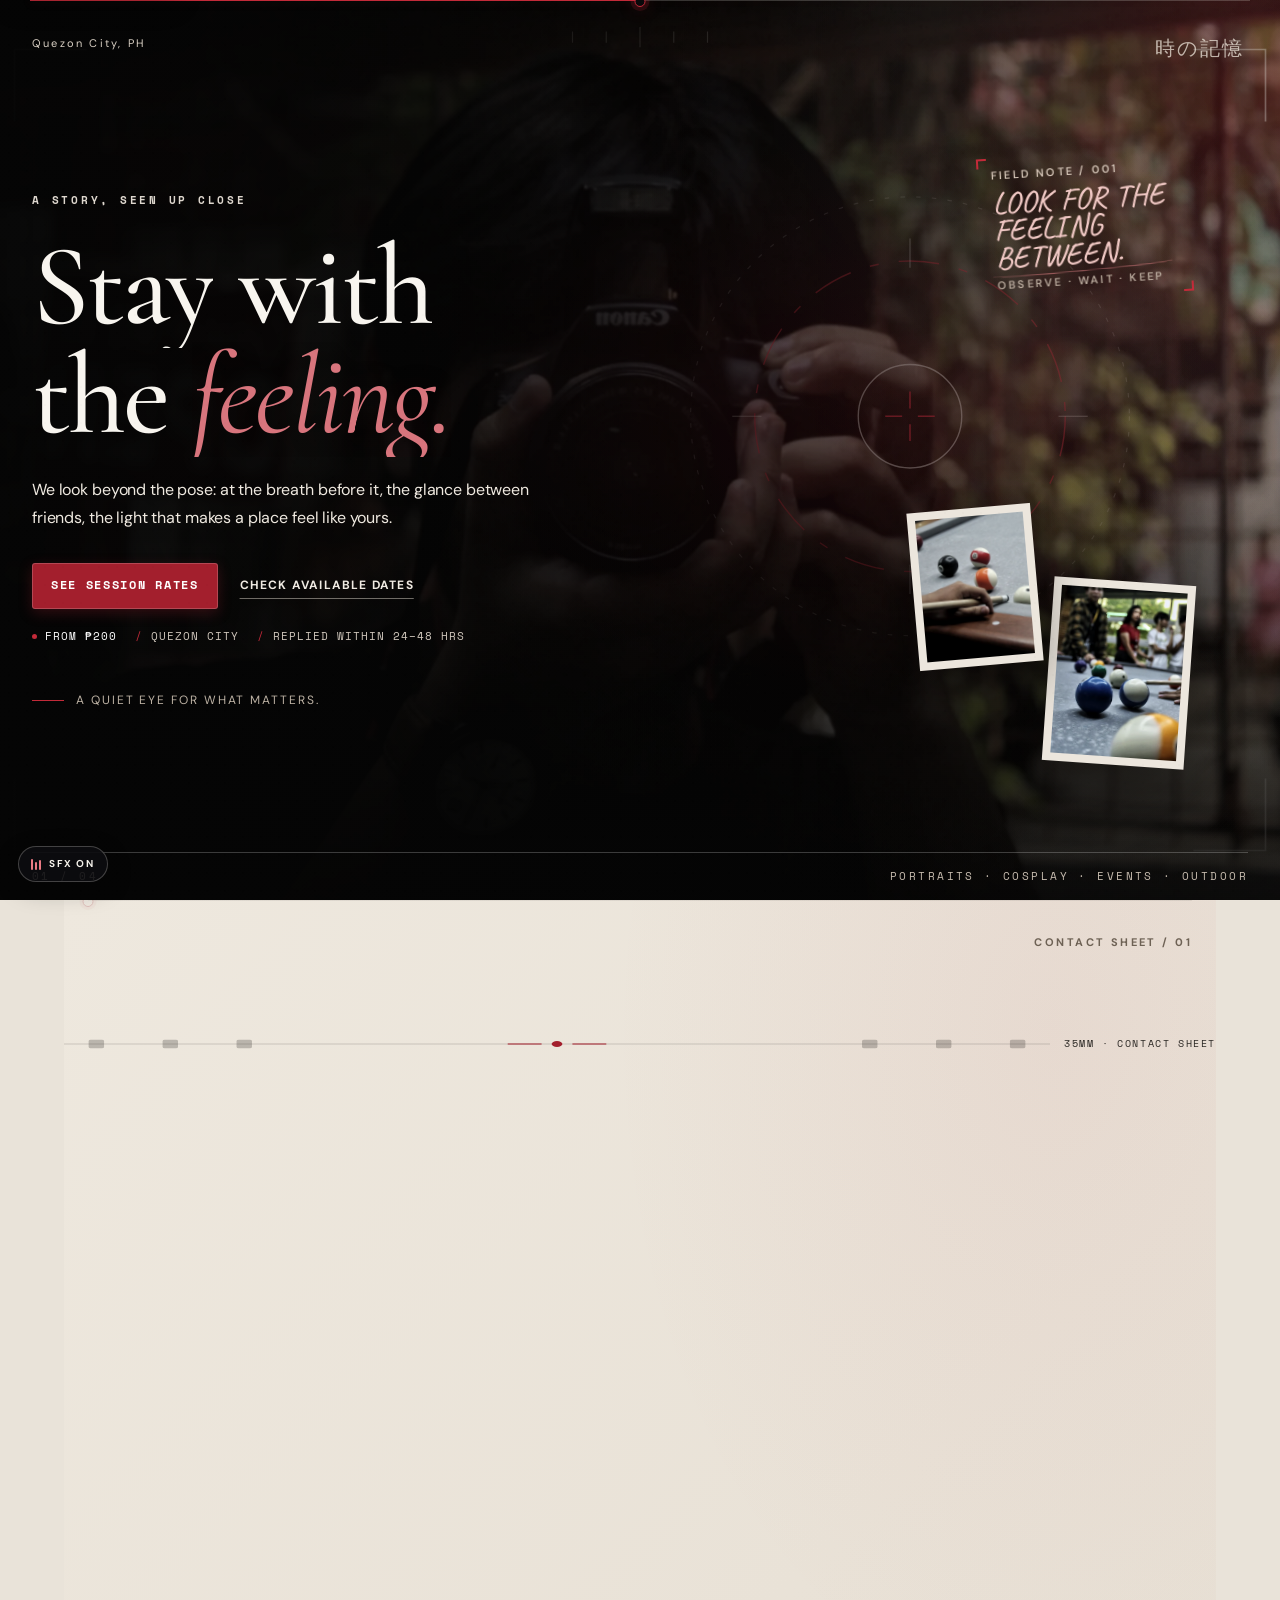
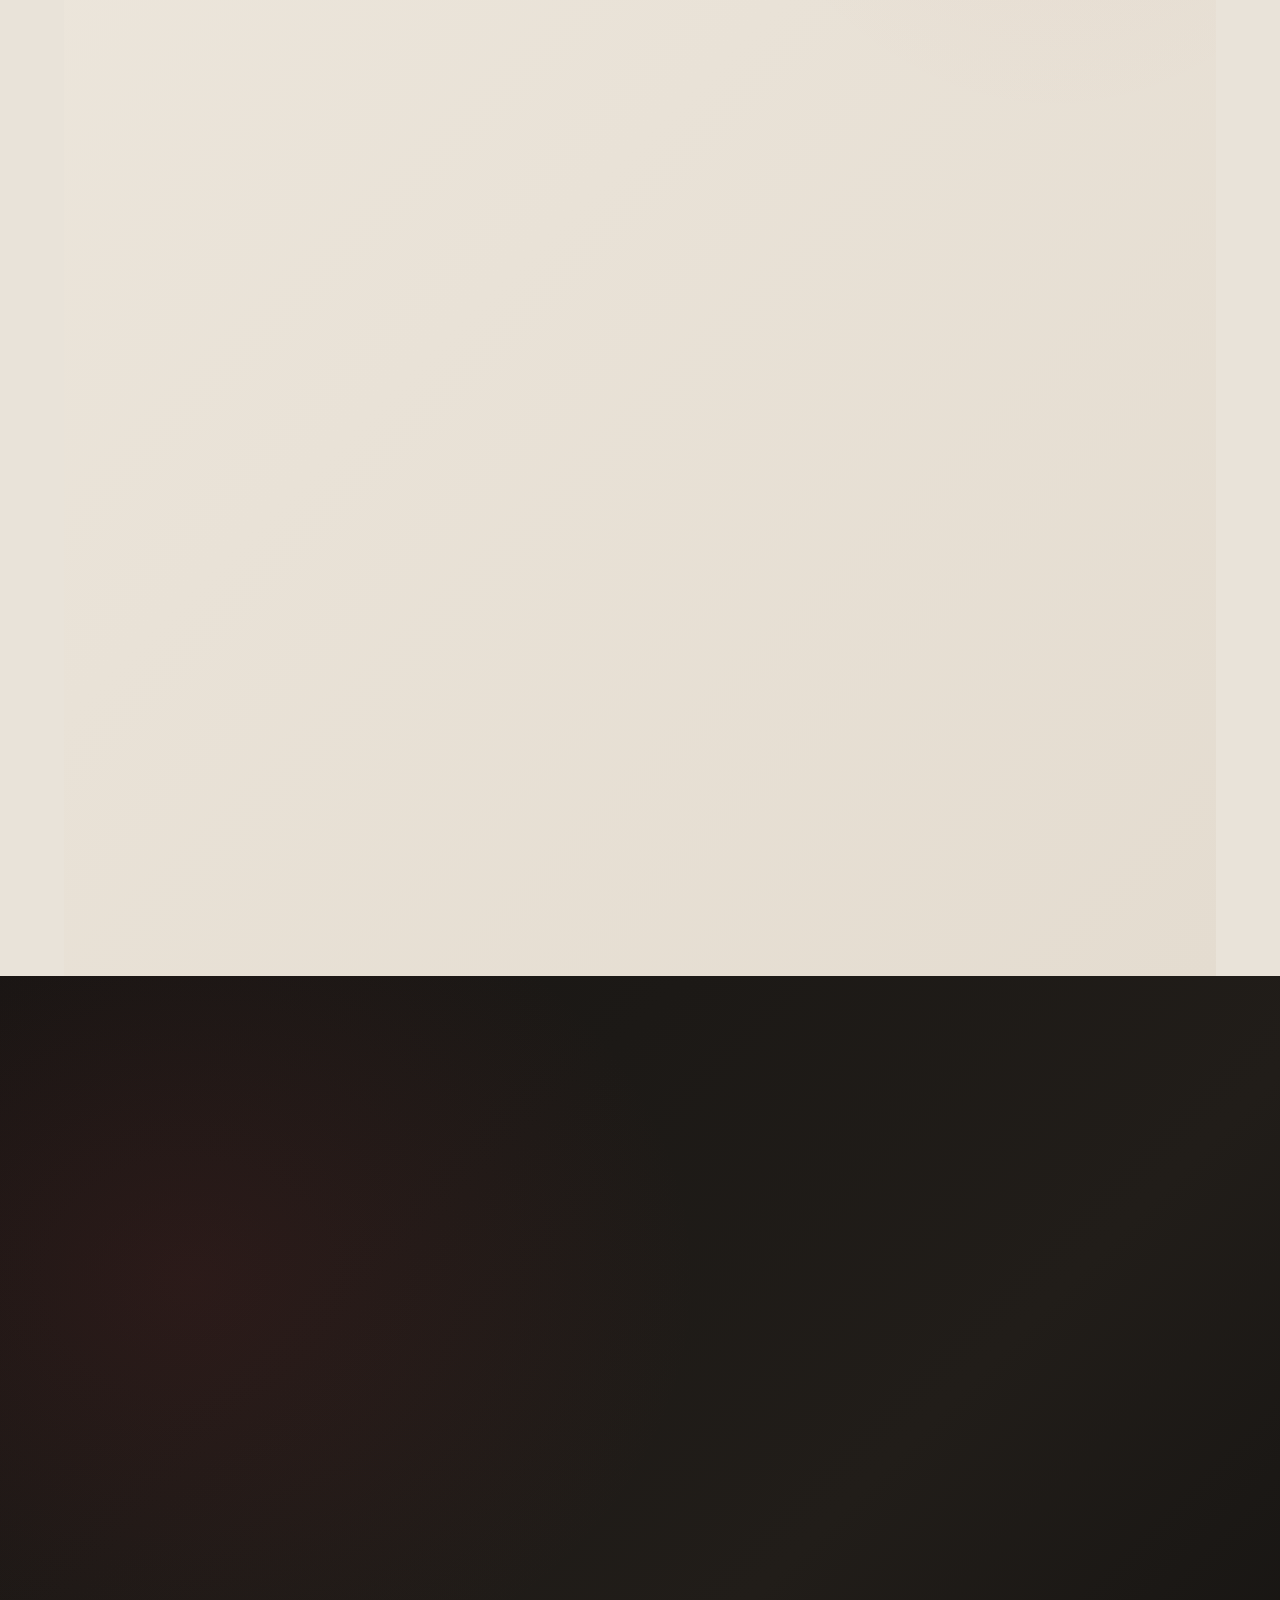
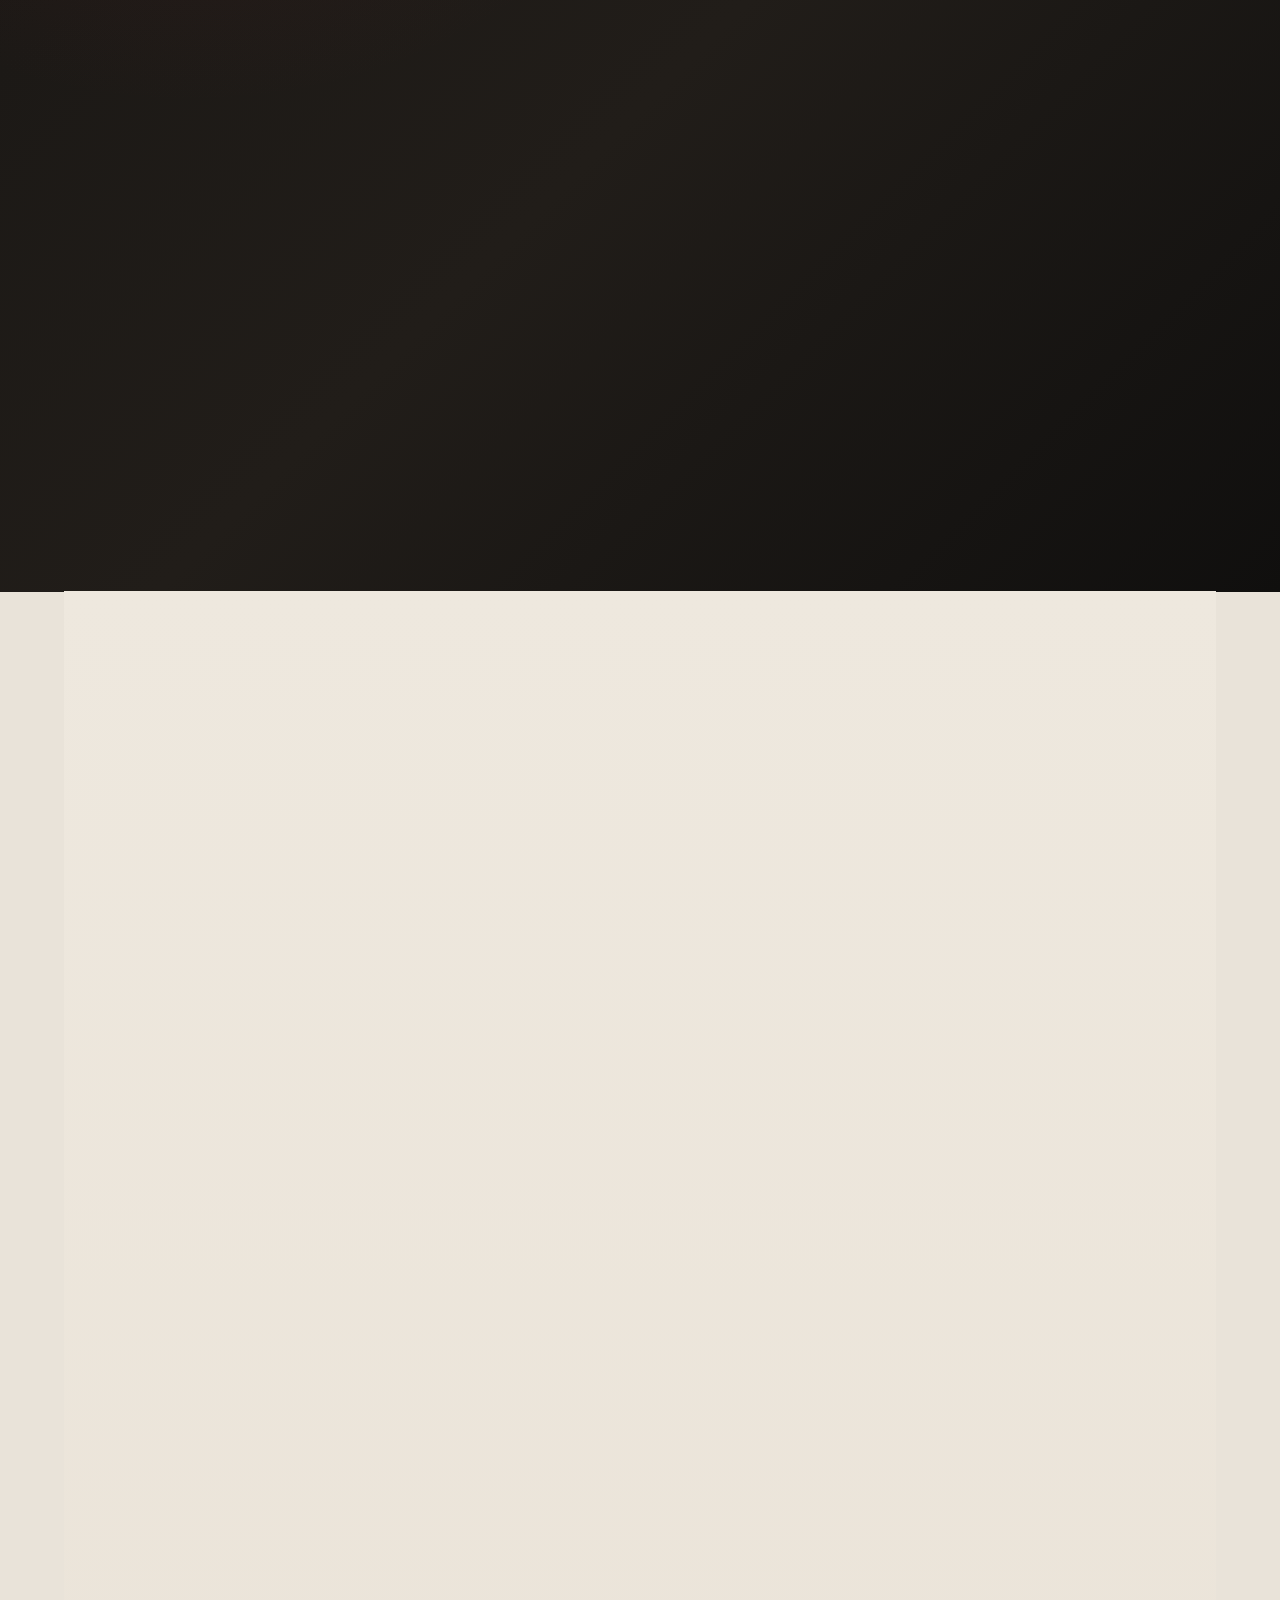
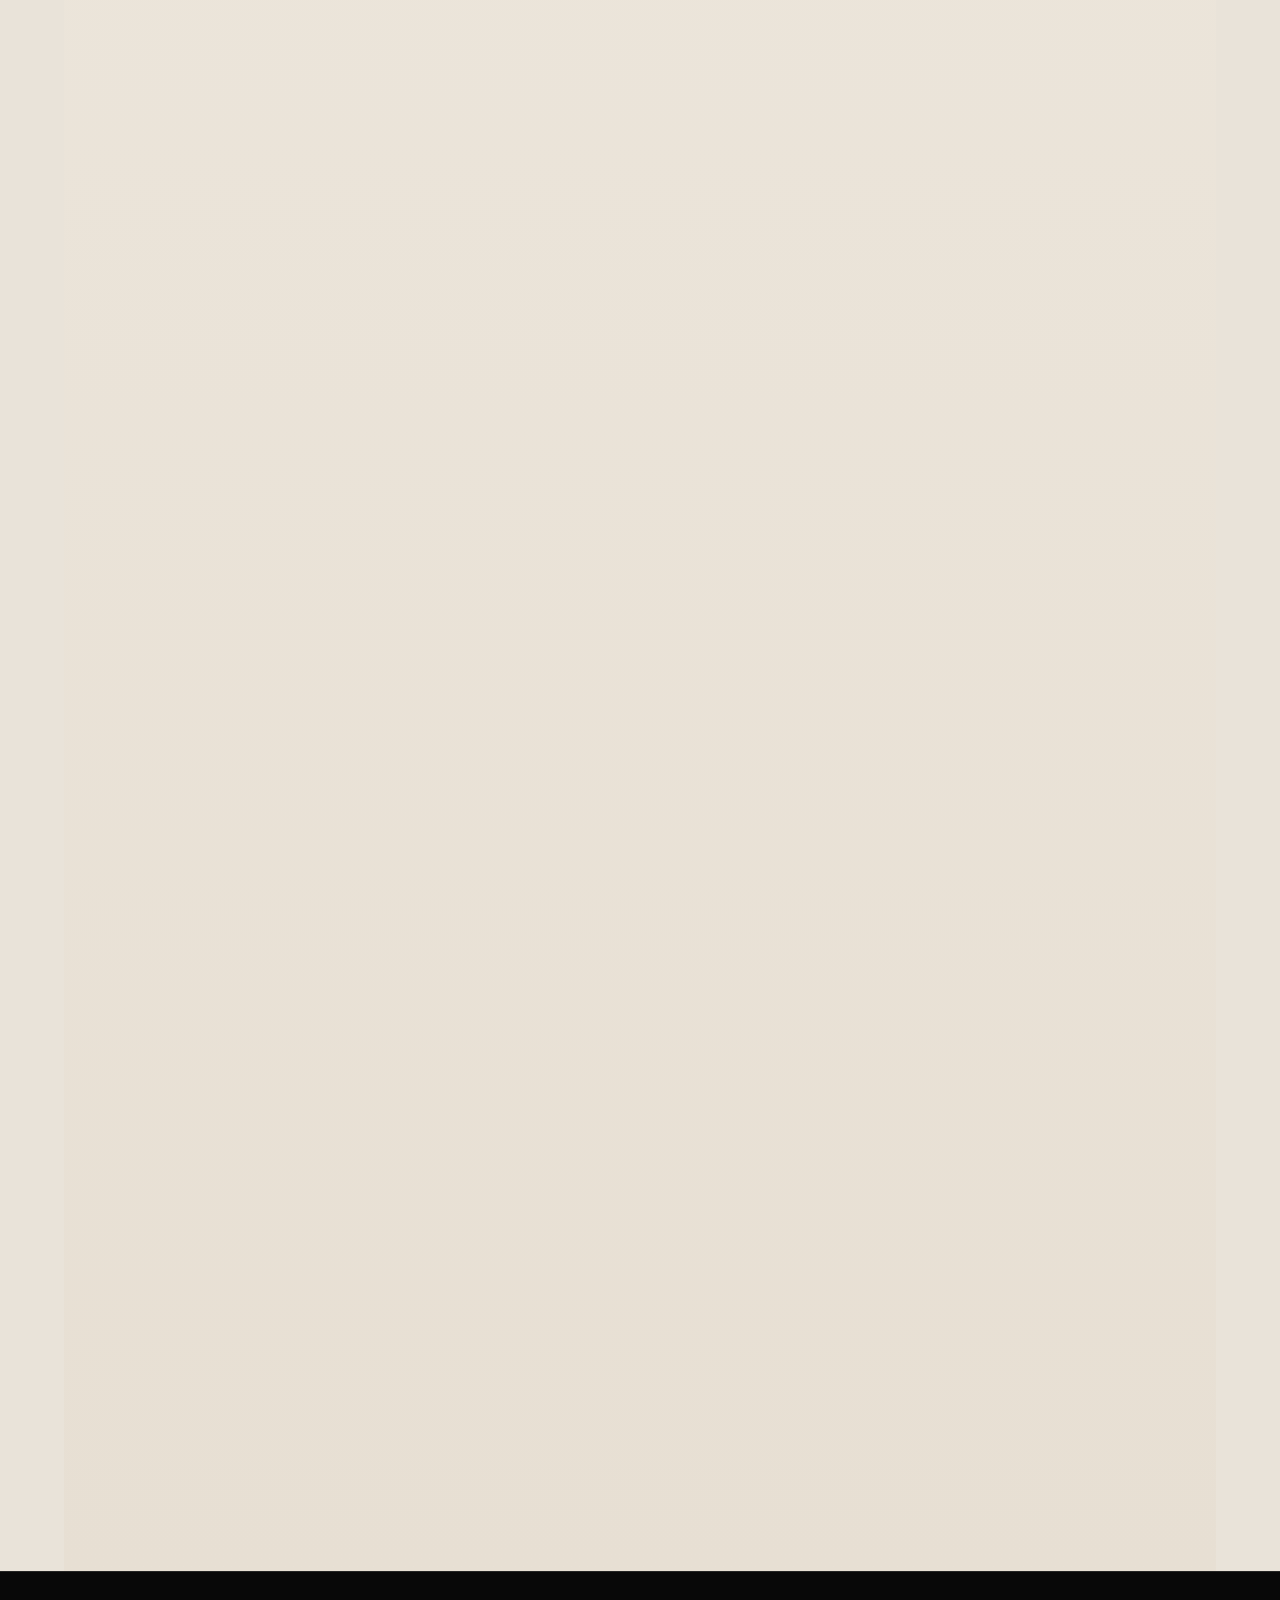
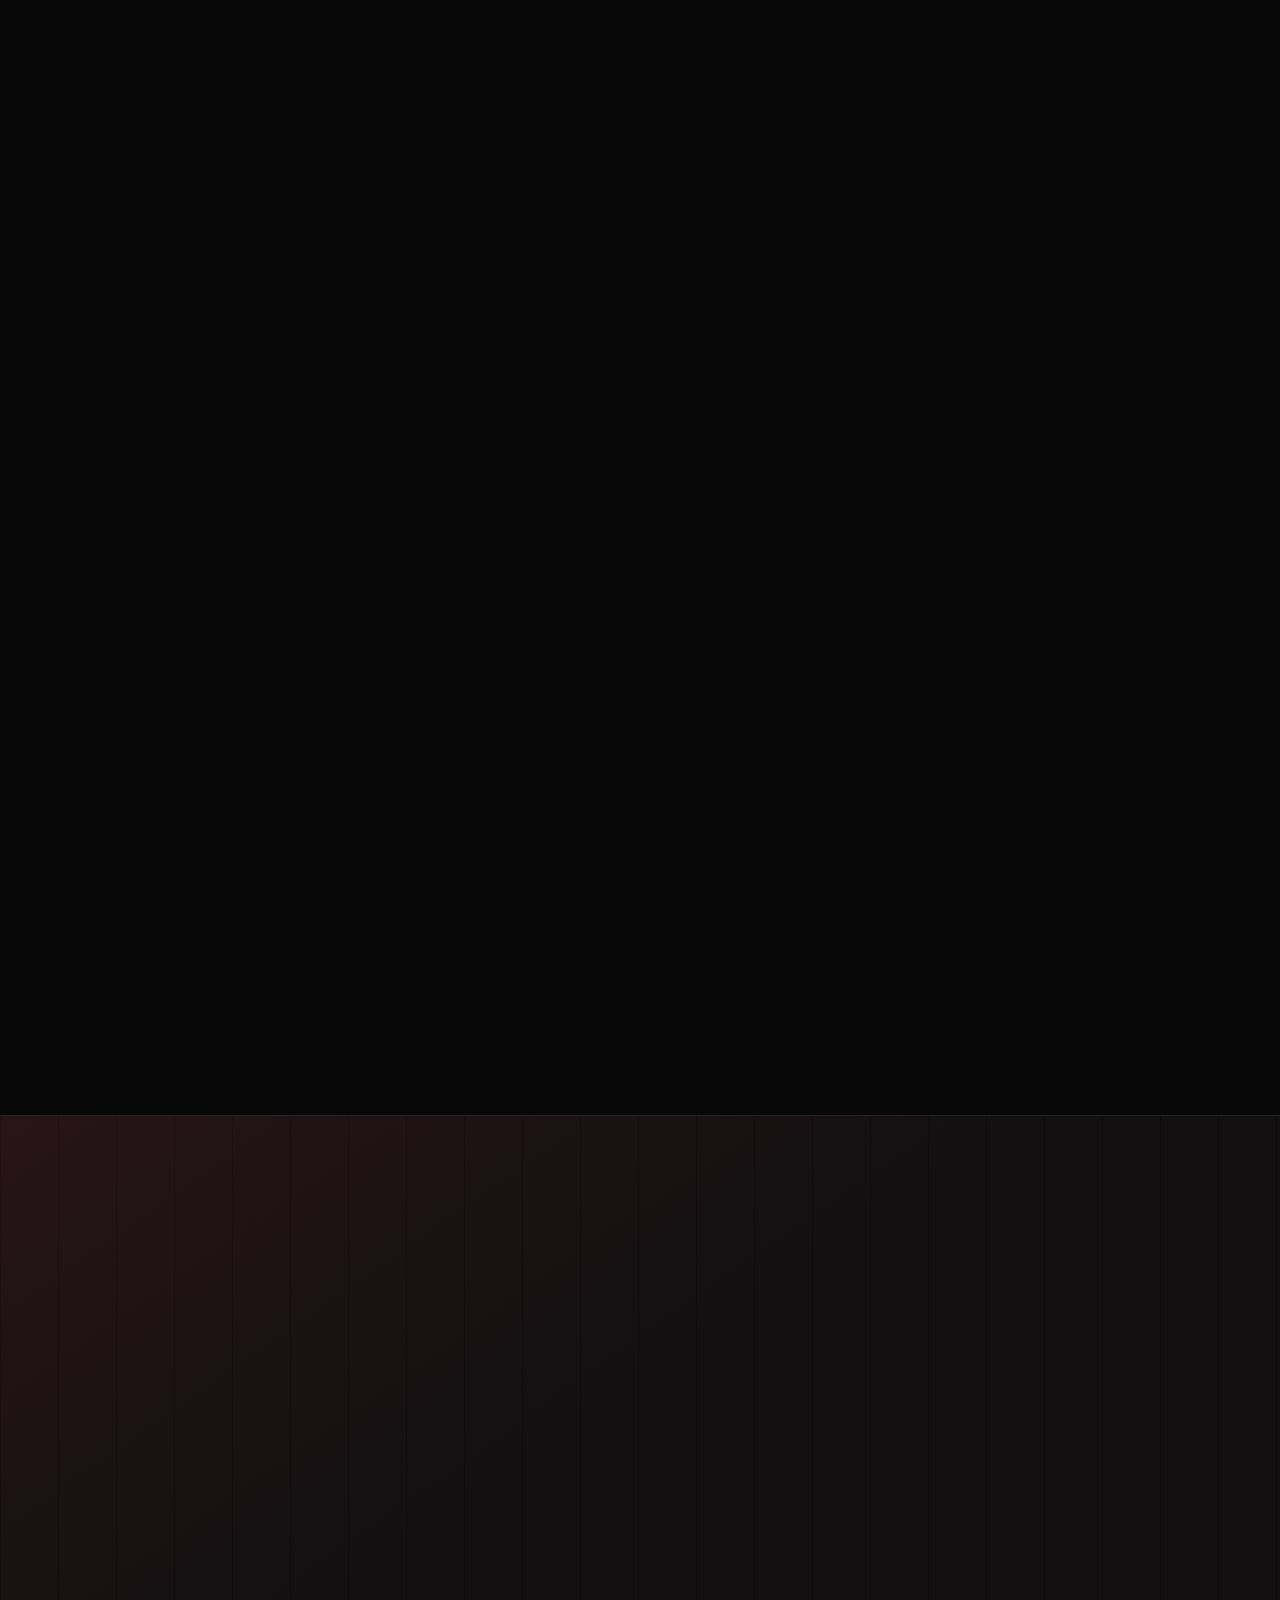
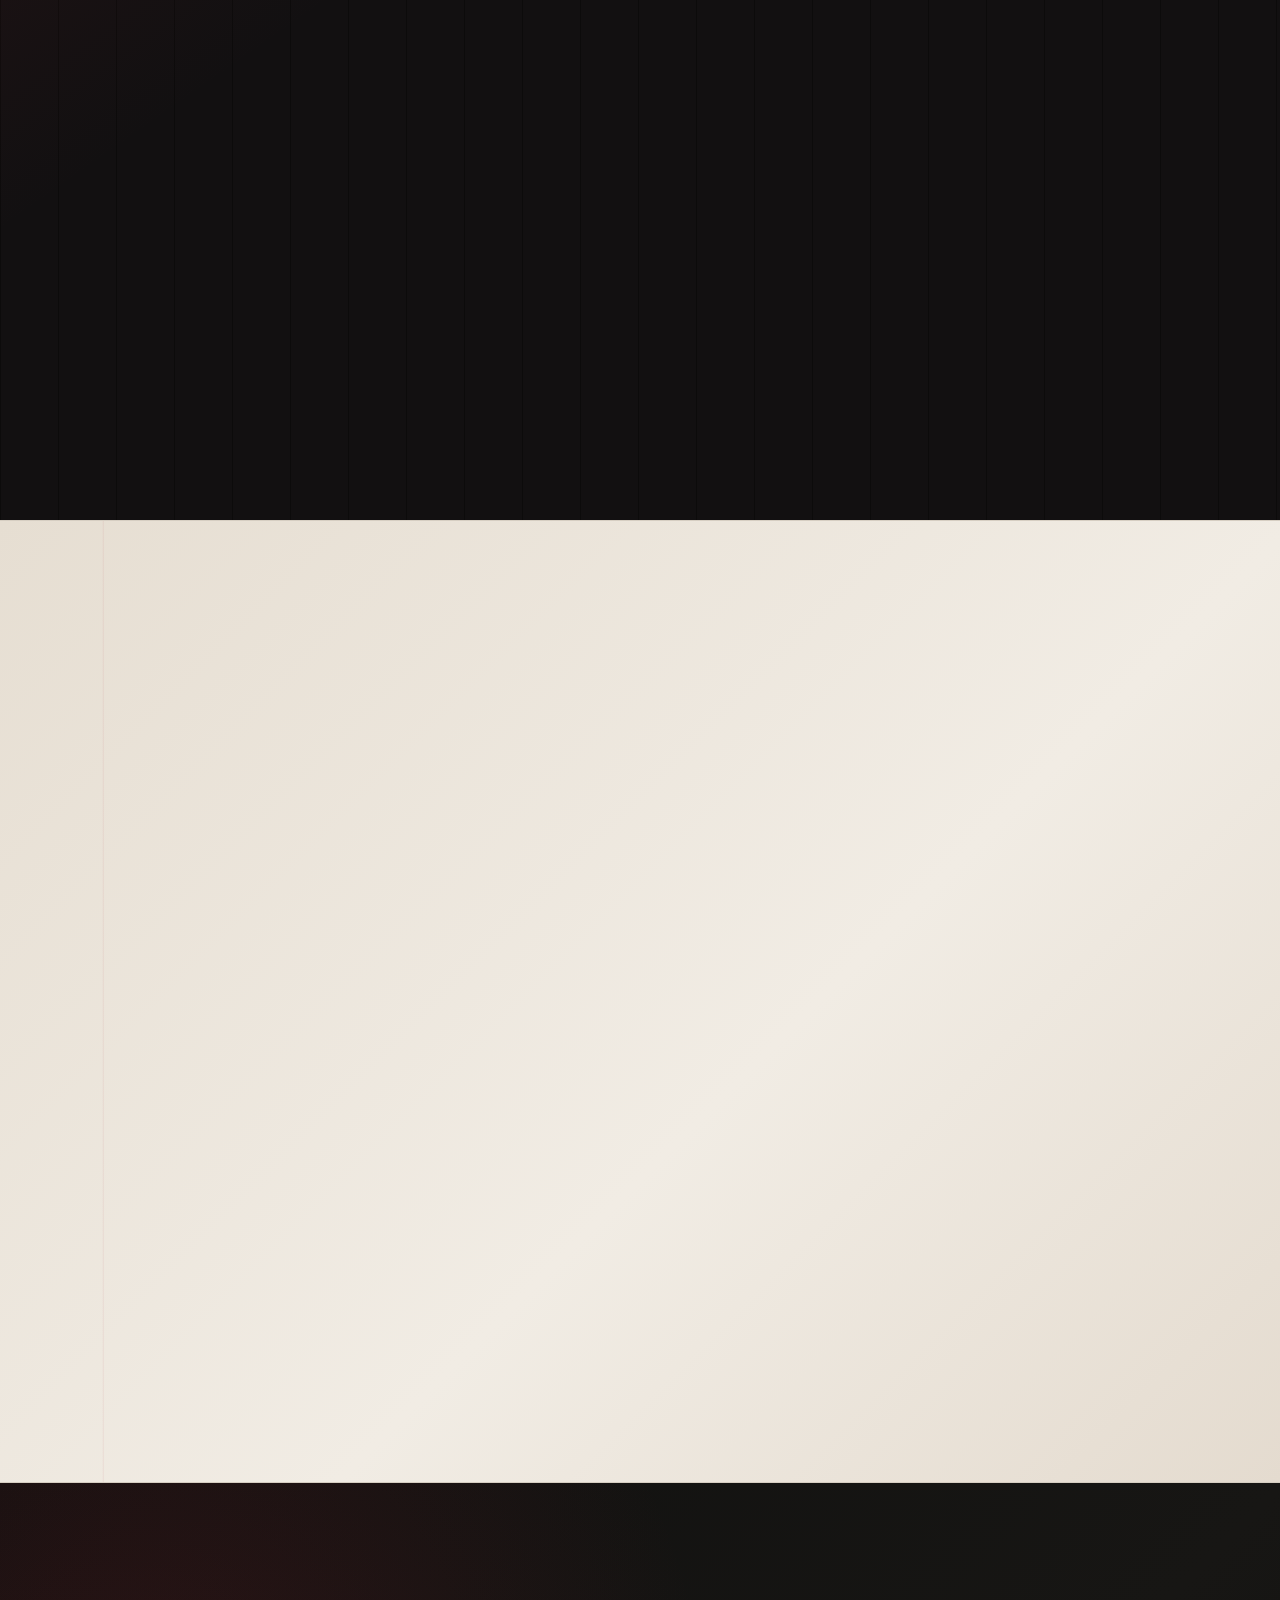
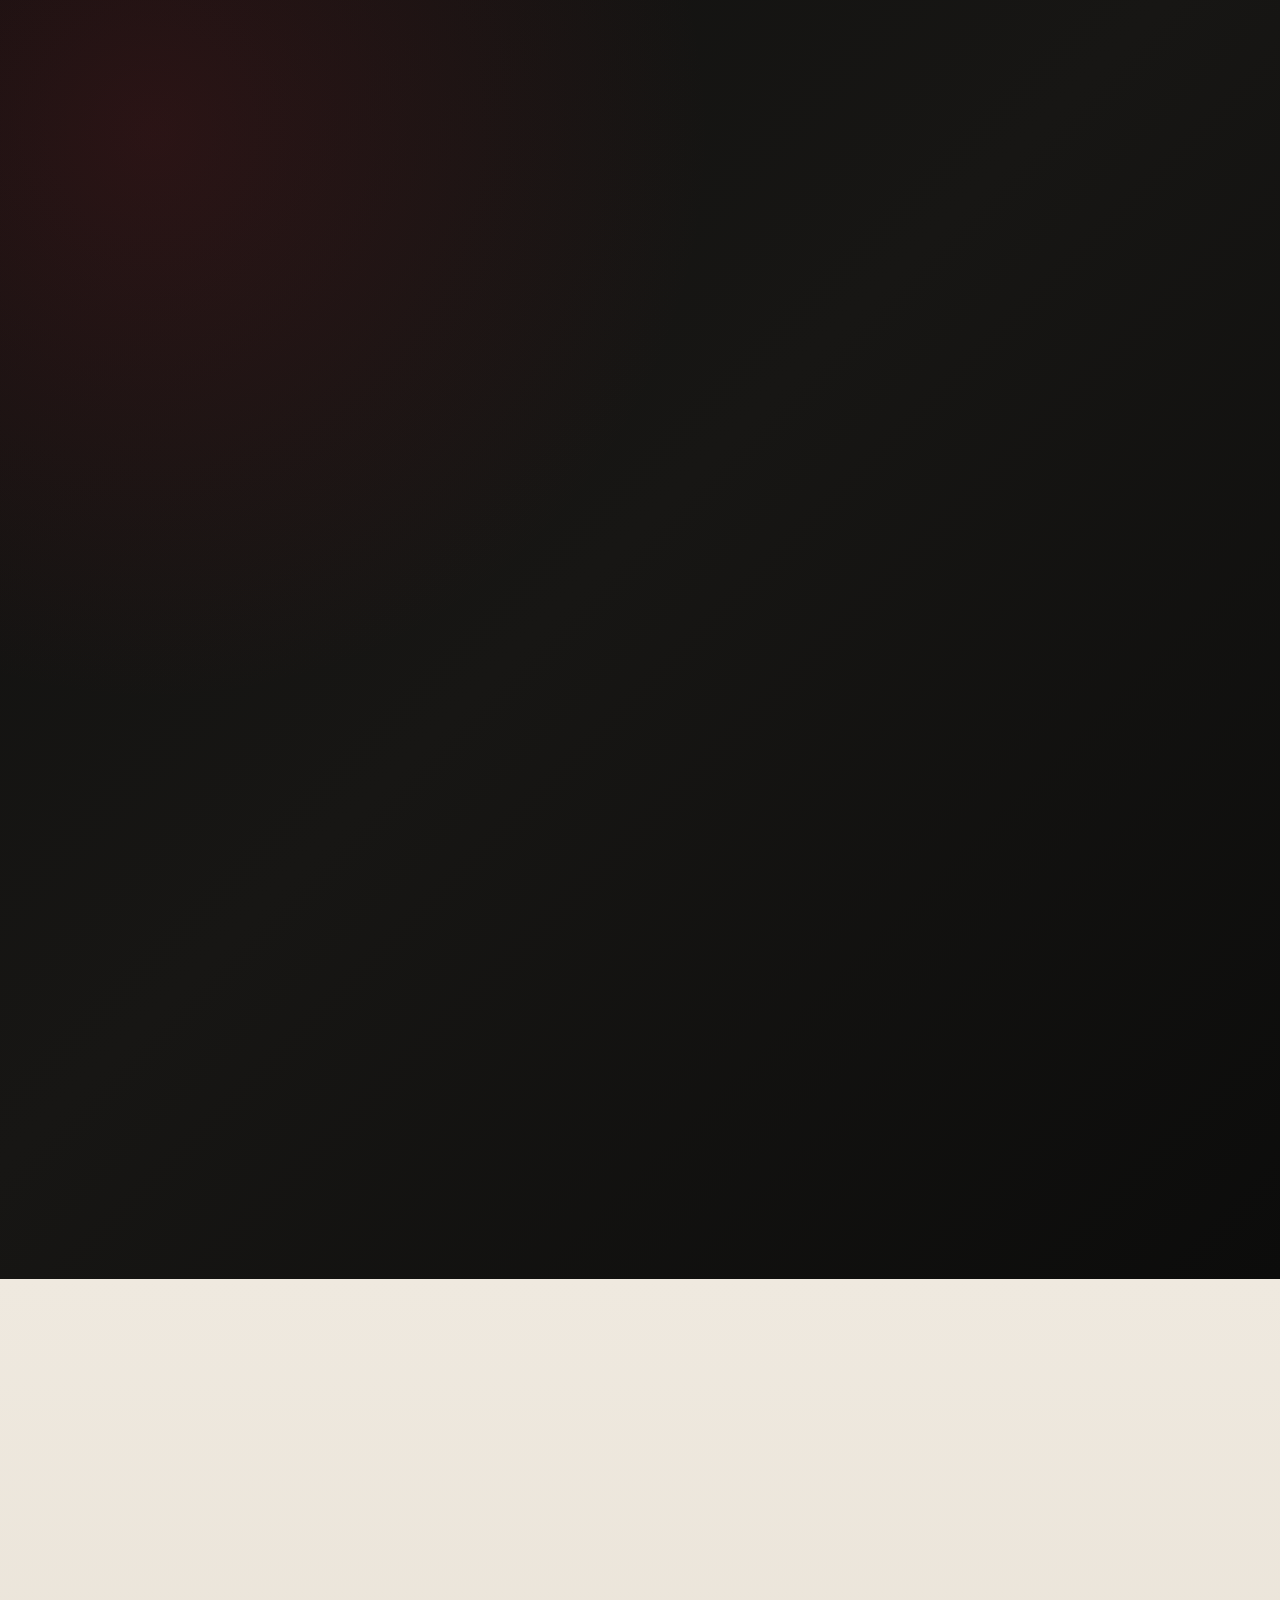
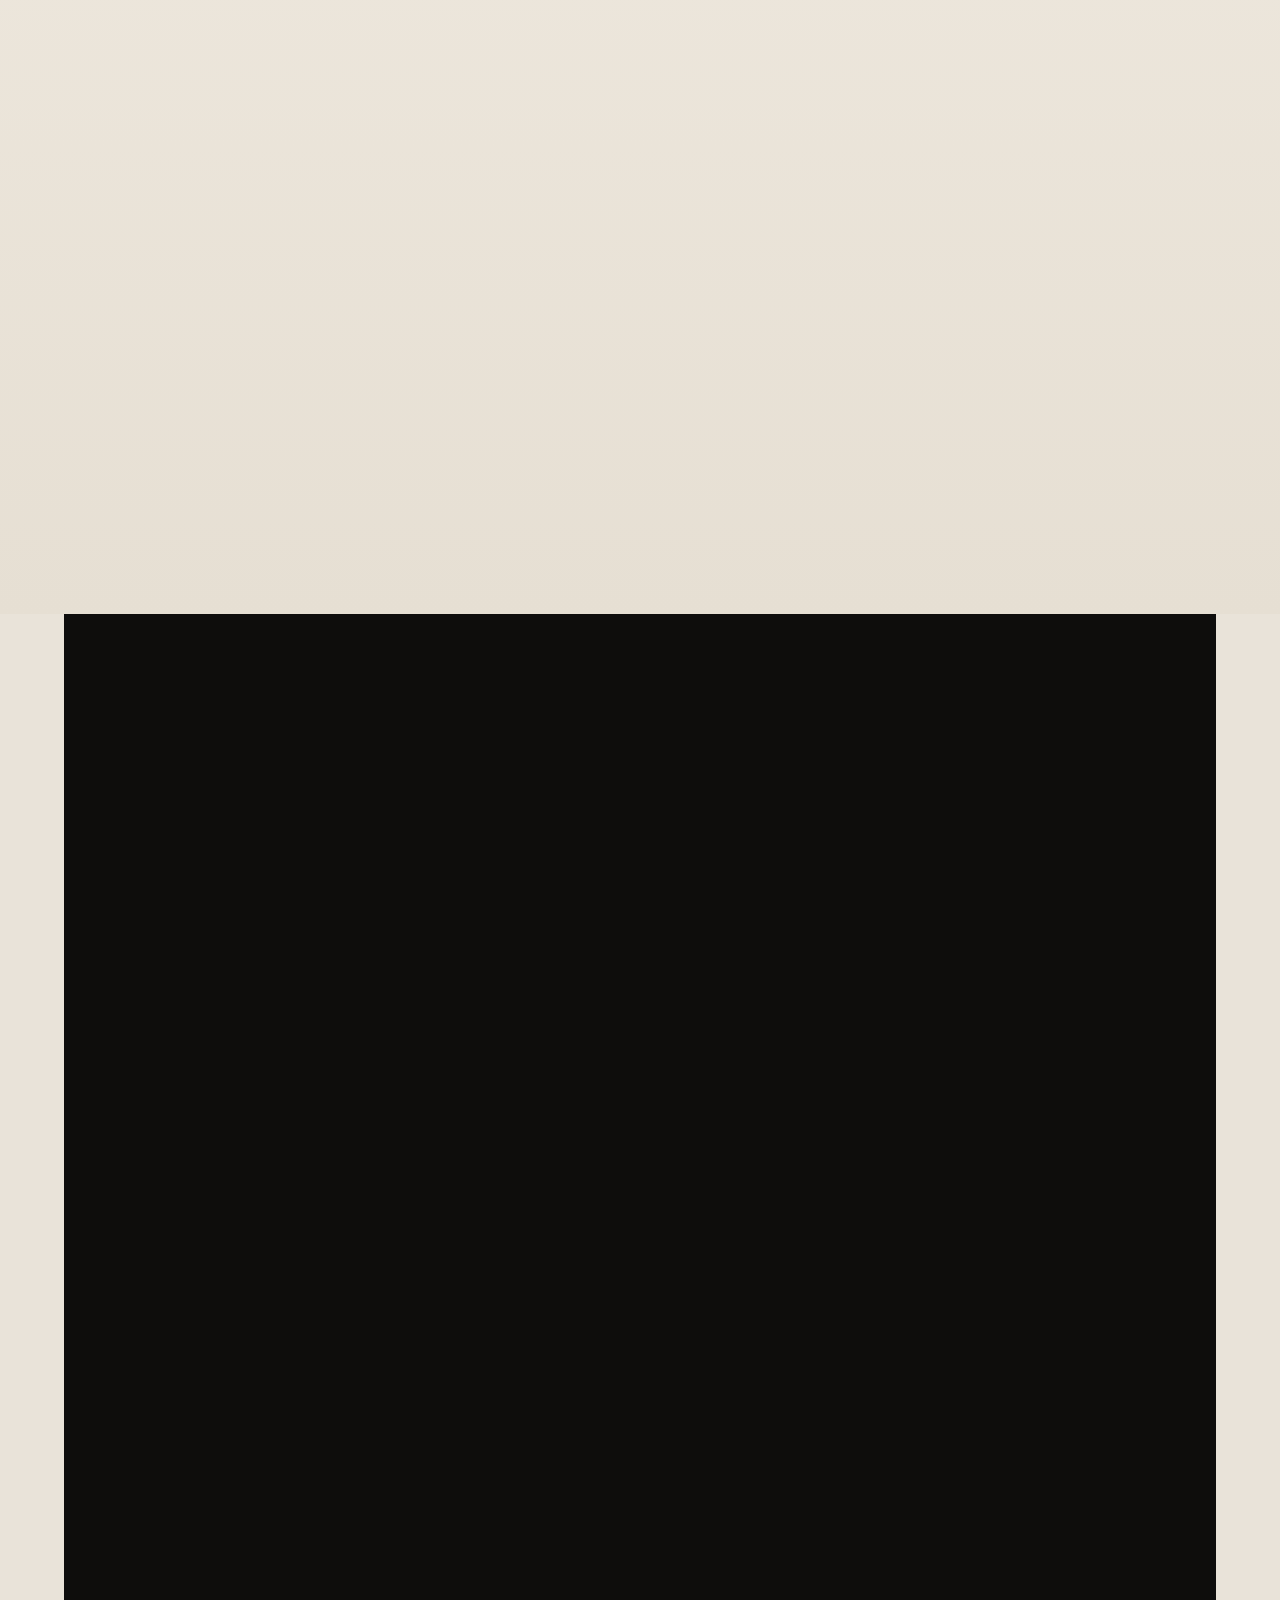
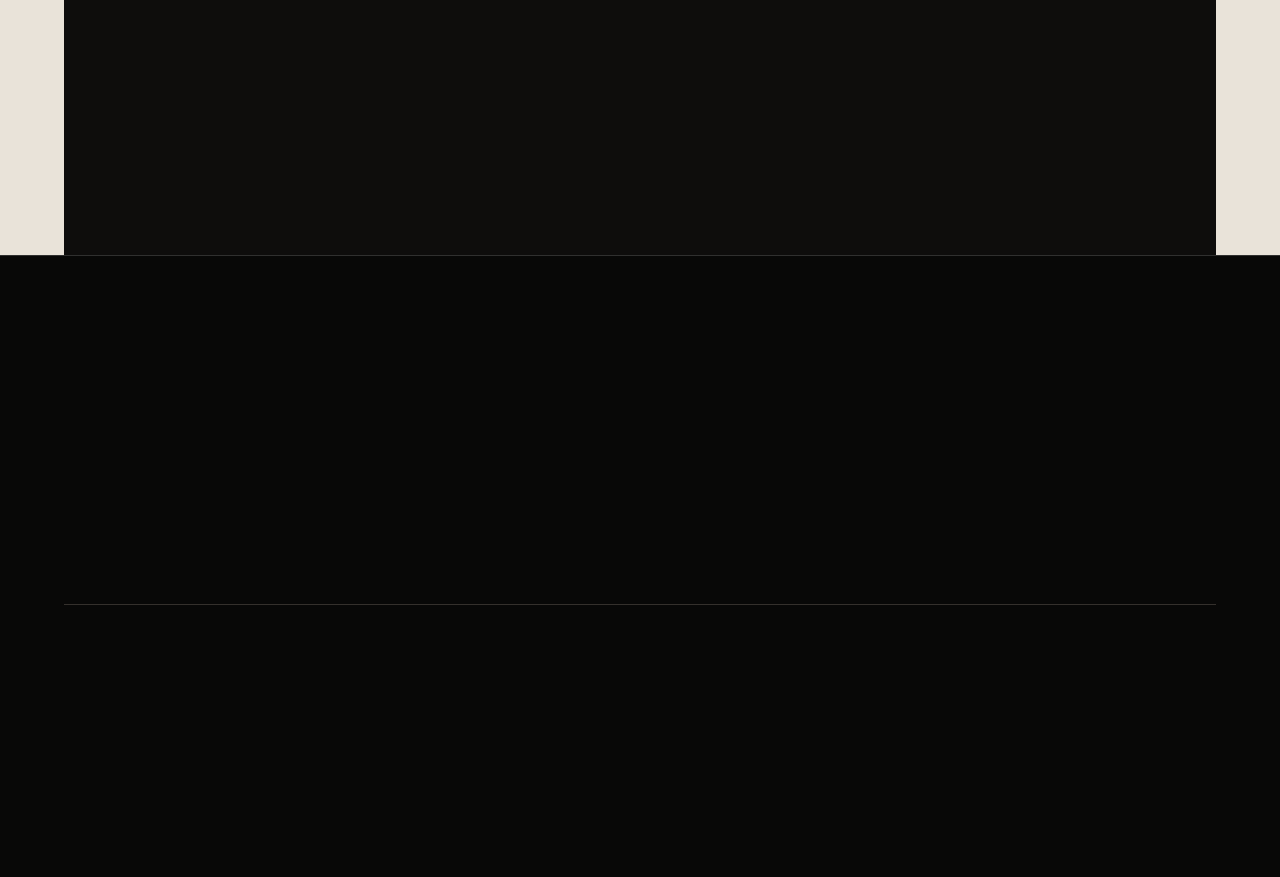
<file: index.html>
<!doctype html>
<html lang="en">
<head>
  <meta charset="utf-8">
  <meta name="viewport" content="width=device-width,initial-scale=1,viewport-fit=cover">
  <meta name="theme-color" content="#000000">
  <meta name="referrer" content="strict-origin-when-cross-origin">
  <meta http-equiv="Content-Security-Policy" content="default-src 'self'; base-uri 'self'; object-src 'none'; form-action 'self'; script-src 'self' https://static.sketchfab.com https://challenges.cloudflare.com https://*.challenges.cloudflare.com; style-src 'self' 'unsafe-inline'; font-src 'self'; img-src 'self' data: blob: https:; connect-src 'self' https://pjuwrngnrrvdiwqspkic.supabase.co https://challenges.cloudflare.com https://*.challenges.cloudflare.com https://*.cloudflareinsights.com; frame-src 'self' https://sketchfab.com https://*.sketchfab.com https://challenges.cloudflare.com https://*.challenges.cloudflare.com; upgrade-insecure-requests">
  <meta name="robots" content="index,follow,max-image-preview:large">
  <meta name="description" content="TOKI SATSUEI offers cosplay, portrait, outdoor, and event photography in Quezon City. Sessions start at ₱200 with 7-day private online gallery delivery.">
  <link rel="canonical" href="https://legioniz.github.io/toki-satsuei/">
  <meta name="twitter:card" content="summary_large_image">
  <meta name="twitter:title" content="TOKI SATSUEI · Cosplay & Portrait Photography in Quezon City">
  <meta name="twitter:description" content="Cosplay photography, portraits, outdoor sessions, and event coverage in Quezon City. Packages start at ₱200 with 7-day private delivery.">
  <meta property="og:type" content="website">
  <meta property="og:title" content="TOKI SATSUEI · Cosplay & Portrait Photography in Quezon City">
  <meta property="og:description" content="Cosplay photography, portraits, outdoor sessions, and event coverage in Quezon City. Packages start at ₱200 with 7-day private delivery.">
  <meta property="og:image" content="https://legioniz.github.io/toki-satsuei/assets/photography/behind-the-camera-1536.jpg">
  <meta property="og:image:alt" content="Photographer holding a Canon camera, ready to capture a moment">
  <meta property="og:url" content="https://legioniz.github.io/toki-satsuei/">
  <script type="application/ld+json">
    {"@context":"https://schema.org","@graph":[{"@type":"WebSite","@id":"https://legioniz.github.io/toki-satsuei/#website","name":"TOKI SATSUEI","url":"https://legioniz.github.io/toki-satsuei/","inLanguage":"en"},{"@type":"ProfessionalService","@id":"https://legioniz.github.io/toki-satsuei/#service","additionalType":"https://schema.org/Photographer","name":"TOKI SATSUEI Photography","description":"Small Quezon City photography team for cosplay, portraits, outdoor sessions, and event coverage.","url":"https://legioniz.github.io/toki-satsuei/","logo":"https://legioniz.github.io/toki-satsuei/assets/brand/Toki-Satsuei-Brushstroke-Emblem.png","image":"https://legioniz.github.io/toki-satsuei/assets/photography/behind-the-camera-1536.jpg","priceRange":"₱200 - ₱500","areaServed":{"@type":"City","name":"Quezon City","containedInPlace":{"@type":"Country","name":"Philippines"}},"address":{"@type":"PostalAddress","addressLocality":"Quezon City","addressCountry":"PH"},"sameAs":["https://www.facebook.com/tokisatsuiephotography/","https://www.instagram.com/tokisatsuiephotography/"],"hasOfferCatalog":{"@type":"OfferCatalog","name":"Photography Session Packages","itemListElement":[{"@type":"Offer","name":"Quick Snap","description":"15-minute session with 3 edited photos and selected unedited JPEGs for 1 character or outfit.","price":"200","priceCurrency":"PHP"},{"@type":"Offer","name":"Toki Portraits","description":"30-minute session with 6 edited photos, selected unedited JPEGs, and multiple poses.","price":"350","priceCurrency":"PHP"},{"@type":"Offer","name":"Signature Session","description":"60-minute session with 10 edited photos and selected unedited JPEGs.","price":"500","priceCurrency":"PHP"},{"@type":"Offer","name":"Duo Session","description":"30-minute session for up to 2 cosplayers with 6 edited photos and selected unedited JPEGs.","price":"450","priceCurrency":"PHP"}]}},{"@type":"FAQPage","mainEntity":[{"@type":"Question","name":"Do you have a cosplay or portrait gallery yet?","acceptedAnswer":{"@type":"Answer","text":"Not yet. The photographs currently shown are practice and detail studies, not a finished cosplay or portrait client portfolio. We are building the public archive gradually, and client photographs will appear only with the permission of the people featured."}},{"@type":"Question","name":"What is included in each session?","acceptedAnswer":{"@type":"Answer","text":"Each package lists its session duration, number of edited photographs, and included details. Selected unedited JPEGs are included as stated in the package. Please confirm the exact deliverables, add-ons, and final price with us before your date is reserved."}},{"@type":"Question","name":"When will I receive my photographs?","acceptedAnswer":{"@type":"Answer","text":"Edited photographs and selected unedited JPEGs are delivered through a private gallery link within 7 days after the session. The exact package deliverables are confirmed in your booking conversation."}},{"@type":"Question","name":"Where can we have the shoot?","acceptedAnswer":{"@type":"Answer","text":"We arrange locations with you, with Quezon City as our main area. Transportation within QC is included as stated in the session notes. Travel outside QC, venue access, and any venue-related costs are discussed before confirmation."}},{"@type":"Question","name":"Can you post my photographs on your page?","acceptedAnswer":{"@type":"Answer","text":"Only with your permission. You can decline public use of your photographs, and that choice does not change your agreed session or delivery. For anyone under 18, a parent or legal guardian must be involved and approve any public sharing."}},{"@type":"Question","name":"Does the booking form confirm my date?","acceptedAnswer":{"@type":"Answer","text":"No. It sends a request to TOKI SATSUEI for review and gives you a reference number when it is saved. It does not reserve a date or request payment. A paid session is confirmed only after we agree in writing on the schedule, location, deliverables, and final price, the reservation fee is verified, and we send written confirmation. Free sessions are confirmed in writing after the details are agreed."}},{"@type":"Question","name":"Do I need to pay a deposit?","acceptedAnswer":{"@type":"Answer","text":"Paid sessions require a 20% reservation fee based on the final agreed price. It counts toward the package total, with the balance due on or before the session. You will receive payment instructions only after we agree on the details in writing. Free portfolio sessions do not require a downpayment."}}]}]}
  </script>
  <title>TOKI SATSUEI · Cosplay & Portrait Photography in Quezon City</title>
  <link rel="stylesheet" href="./toki-home.css">
  <link rel="icon" href="./assets/brand/Toki-Satsuei-Brushstroke-Emblem.png" type="image/png">
  <link rel="preload" as="font" type="font/woff2" href="./assets/fonts/dm-sans-variable-normal.woff2" crossorigin>
  <link rel="preload" as="font" type="font/woff2" href="./assets/fonts/cormorant-garamond-variable-normal.woff2" crossorigin>
  <link rel="preload" as="image" type="image/png" href="./assets/brand/Toki-Satsuei-Brushstroke-Emblem.png" fetchpriority="high">
  <link rel="preload" as="image" type="image/webp" href="./assets/photography/behind-the-camera-960.webp" imagesrcset="./assets/photography/behind-the-camera-480.webp 480w, ./assets/photography/behind-the-camera-960.webp 960w, ./assets/photography/behind-the-camera-1536.webp 1536w" imagesizes="100vw" fetchpriority="high">
  <link rel="preload" as="image" type="image/webp" href="./assets/photography/before-the-next-shot-960.webp" fetchpriority="low">
  <link rel="preload" as="image" type="image/webp" href="./assets/photography/colour-in-the-quiet-960.webp" fetchpriority="low">
  <style id="homepage-hero-critical-styles">
    .hero-opening{width:100%;max-width:none;margin:0;min-height:max(var(--toki-viewport-height,100vh),680px);padding:76px max(32px,calc((100% - 1220px)/2)) 82px;display:flex;align-items:center;position:relative;isolation:isolate;overflow:hidden;background:#090909;color:#f4f0e9}
    .hero-opening .hero-art{position:absolute;inset:0;z-index:-1;min-height:0;background:#111;overflow:hidden}
    .hero-opening .hero-photo{position:absolute;inset:0;width:100%;height:100%;object-fit:cover;object-position:69% 42%;filter:saturate(.9) contrast(1.06);opacity:1;transform:scale(1.035);animation:heroPhotoIn 0.986s cubic-bezier(.2,.7,.2,1) both}
    .hero-opening .hero-art:after{content:"";position:absolute;inset:0;background:linear-gradient(90deg,rgba(5,5,5,.98) 0%,rgba(5,5,5,.92) 34%,rgba(5,5,5,.64) 58%,rgba(5,5,5,.14) 100%),linear-gradient(0deg,rgba(5,5,5,.72) 0%,transparent 46%)}
    .hero-opening .hero-copy{width:min(620px,55%);padding:0;position:relative;z-index:4;animation:heroCopyIn 0.578s 0.082s cubic-bezier(.2,.7,.2,1) both}
    .hero-opening .eyebrow{color:#ded7ce;margin-bottom:24px}
    .hero-opening h1{color:#f8f5ef;font-size:clamp(60px,7.6vw,106px);line-height:.94;letter-spacing:-.025em}
    .hero-opening h1 em{color:#eb7a84}
    .hero-opening .hero-lead{max-width:440px;color:#e5ded4;font-size:16px;line-height:1.8;margin:26px 0 30px}
    .hero-opening .button-light{background:#f1eee7;color:#111;border-color:#f1eee7}
    .hero-opening .button-light:hover{background:#fff}
    .hero-opening .text-link{color:#f0ebe3;border-color:#aaa097}
    .hero-opening .hero-footnote{position:static;margin-top:47px;color:#c7bfb6;font-size:11px;letter-spacing:.2em}
    .hero-opening .hero-footnote .line{display:inline-block;width:32px;height:1px;background:#c32a39}
    .hero-opening .hero-frame{position:absolute;z-index:3;pointer-events:none;inset:auto;width:142px;height:184px;border:7px solid #f0ede6;box-shadow:0 18px 54px rgba(0,0,0,.42);background-size:cover;background-position:center;animation:heroPrintIn 0.544s 0.374s cubic-bezier(.2,.7,.2,1) both}
    .hero-opening .frame-one{right:7%;bottom:15%;background-image:url("./assets/photography/before-the-next-shot-960.webp");transform:rotate(4deg)}
    .hero-opening .frame-two{right:19%;bottom:26%;width:124px;height:158px;background-image:url("./assets/photography/colour-in-the-quiet-960.webp");border-color:#e5e0d7;transform:rotate(-5deg);animation-delay:0.49s}
    .hero-opening .hero-stamp{top:36px;right:38px;font-size:20px;opacity:.92}
    .hero-opening .hero-index{top:34px;left:max(32px,calc((100% - 1220px)/2));right:auto;bottom:auto;color:#e8e1d7;font-size:11px;letter-spacing:.2em}
    .hero-opening .hero-bottom-rule{position:absolute;z-index:4;left:max(32px,calc((100% - 1220px)/2));right:max(32px,calc((100% - 1220px)/2));bottom:0;grid-column:auto;border-top:1px solid rgba(255,255,255,.24);padding:14px 0;display:flex;justify-content:space-between;gap:16px;color:#d2cbc2;font-size:11px;letter-spacing:.17em}
    @keyframes heroPhotoIn{from{opacity:.45;transform:scale(1.09)}to{opacity:1;transform:scale(1.035)}}
    @keyframes heroCopyIn{from{opacity:0;transform:translateY(24px)}to{opacity:1;transform:translateY(0)}}
    @keyframes heroPrintIn{from{opacity:0;translate:0 22px}to{opacity:1;translate:0 0}}
    @media(max-width:960px){.hero-opening{min-height:max(690px,var(--toki-viewport-height,100vh));padding-inline:24px}.hero-opening .hero-copy{width:62%}.hero-opening h1{font-size:clamp(64px,8.5vw,88px)}.hero-opening .frame-one{right:5%;width:126px;height:166px}.hero-opening .frame-two{right:18%;width:110px;height:142px}.hero-opening .hero-index{left:24px}}
    @media(max-width:680px){.hero-opening{min-height:max(640px,var(--toki-viewport-height,100vh));padding:76px 18px 86px;align-items:flex-start}.hero-opening .hero-art:after{background:linear-gradient(90deg,rgba(5,5,5,.9),rgba(5,5,5,.54) 70%,rgba(5,5,5,.3)),linear-gradient(0deg,rgba(5,5,5,.75),transparent 72%)}.hero-opening .hero-photo{object-position:62% center}.hero-opening .hero-copy{width:100%;padding-top:24px}.hero-opening .eyebrow{font-size:11px;margin-bottom:23px}.hero-opening h1{font-size:clamp(54px,13vw,72px);line-height:.9}.hero-opening .hero-lead{max-width:330px;font-size:12px;margin:22px 0}.hero-opening .hero-actions{gap:17px}.hero-opening .hero-footnote{margin-top:34px;font-size:11px}.hero-opening .hero-stamp{right:18px;top:20px;font-size:16px}.hero-opening .hero-index{top:22px;left:18px;font-size:11px}.hero-opening .hero-frame{display:none}.hero-opening .hero-bottom-rule{left:18px;right:18px;gap:12px;font-size:11px;letter-spacing:.12em;padding:12px 0}.hero-opening .hero-bottom-rule span:first-child{white-space:nowrap}}
    @media(prefers-reduced-motion:reduce){.hero-opening .hero-photo,.hero-opening .hero-copy,.hero-opening .hero-frame{animation:none!important;transform:none!important;translate:none!important}}

    @media(max-width:680px){.hero-opening{min-height:max(640px,var(--toki-viewport-height,100vh))}.hero-opening .hero-bottom-rule{align-items:flex-start;flex-wrap:wrap}.hero-opening .hero-bottom-rule span:first-child{white-space:nowrap}.hero-opening .hero-bottom-rule span:last-child{max-width:100%;text-align:left}}
    @media(max-height:560px) and (orientation:landscape){.hero-opening{min-height:540px;padding-top:64px;padding-bottom:64px}.hero-opening h1{font-size:clamp(48px,7.5vw,74px)}.hero-opening .hero-footnote{margin-top:18px}.hero-opening .hero-bottom-rule{padding-block:9px}.hero-opening .hero-frame{display:none}}
  </style>
  <style id="standalone-booking-entry-styles">
    .contact-panel--standalone .contact-copy{grid-column:1/-1;max-width:780px}
    .contact-panel--standalone .contact-copy>p:not(.eyebrow){max-width:54ch}
    .contact-panel--standalone .hero-actions{gap:18px 24px;flex-wrap:wrap}
    .contact-panel--standalone .button-red{min-height:52px}
    @media(max-width:680px){.contact-panel--standalone{gap:24px}.contact-panel--standalone .contact-copy h2{font-size:clamp(48px,13vw,62px)}}
  </style>
  <script src="./motion-system.js" defer></script>
  <script src="./site.js" defer></script>
  <script src="./equipment-viewer.js" defer></script>

  <script src="./availability.js" defer></script>
</head>
<body class="home-page">
  <a class="skip-link" href="#main-content">Skip to main content</a>
  <div class="page-progress" aria-hidden="true"><span id="page-progress-bar"></span></div>

  <header class="site-header is-initial-hidden is-auto-hidden" id="top">
    <a class="brand" href="#top" aria-label="TOKI SATSUEI home">
      <img src="./assets/brand/Toki-Satsuei-Brushstroke-Emblem.png" alt="TOKI SATSUEI official logo" class="brand-mark" width="500" height="500" decoding="async">
    </a>
    <button class="menu-toggle" type="button" aria-expanded="false" aria-controls="primary-nav" aria-label="Open navigation"><span></span><span></span></button>
    <nav id="primary-nav" class="primary-nav" aria-label="Main navigation">
      <a href="#work">Work</a>
      <a href="./library.html">Archive</a>
      <a href="#sessions">Sessions</a>
      <a href="#availability">Availability</a>
      <a href="#about">About</a>
      <a href="#faq">FAQs</a>
      <a class="nav-contact" href="./booking.html">Book a session</a>
    </nav>
  </header>

  <main id="main-content">
    <section class="hero section-wrap hero-opening" aria-label="TOKI SATSUEI photography">
      <div class="hero-art">
        <picture class="hero-photo-picture" style="display:contents">
            <source type="image/webp" srcset="./assets/photography/behind-the-camera-480.webp 480w, ./assets/photography/behind-the-camera-960.webp 960w, ./assets/photography/behind-the-camera-1536.webp 1536w" sizes="100vw">
            <img class="hero-photo hero-frame-media" src="./assets/photography/behind-the-camera-960.jpg" srcset="./assets/photography/behind-the-camera-480.jpg 480w, ./assets/photography/behind-the-camera-960.jpg 960w, ./assets/photography/behind-the-camera-1536.jpg 1536w" sizes="100vw" alt="Photographer holding a Canon camera, ready to capture a moment" width="1536" height="1159" fetchpriority="high" loading="eager" decoding="async">
          </picture>
        <div class="hero-frame frame-one" aria-hidden="true"></div>
        <div class="hero-frame frame-two" aria-hidden="true"></div>
        <div class="hero-stamp" aria-hidden="true"><span>時</span><span>の</span><span>記</span><span>憶</span></div>
        <div class="hero-index"><span>Quezon City, PH</span></div>
        <div class="hero-annotation" aria-hidden="true"><span>FIELD NOTE / 001</span><strong>LOOK FOR THE<br>FEELING BETWEEN.</strong><small>OBSERVE · WAIT · KEEP</small></div>
      </div>
      <div class="hero-copy">
        <p class="eyebrow">A story, seen up close</p>
        <h1>Stay with<br>the <em>feeling.</em></h1>
        <p class="hero-lead">We look beyond the pose: at the breath before it, the glance between friends, the light that makes a place feel like yours.</p>
        <div class="hero-actions">
          <a class="button button-primary" href="#sessions">See session rates</a>
          <a class="text-link" href="#availability">Check available dates</a>
        </div>
        <p class="hero-proof"><span>FROM ₱200</span><span>QUEZON CITY</span><span>REPLIED WITHIN 24–48 HRS</span></p>
        <div class="hero-footnote"><span class="line"></span> A QUIET EYE FOR WHAT MATTERS.</div>
      </div>
      <div class="hero-bottom-rule"><span>01 / 04</span><span>PORTRAITS · COSPLAY · EVENTS · OUTDOOR</span></div>
    </section>

    <section class="work-section section-wrap" id="work" aria-label="Selected practice frames">
      <div class="gallery-grid" data-reveal="up">
        <button class="gallery-card gallery-card-large" type="button" data-category="details" data-full="./assets/photography/originals/between-turns.jpg" data-title="Between turns" data-caption="A small pause, held in the stillness of the room.">
          <span class="gallery-image"><picture class="" style="display:contents">
            <source type="image/webp" srcset="./assets/photography/between-turns-480.webp 480w, ./assets/photography/between-turns-960.webp 960w, ./assets/photography/between-turns-1536.webp 1536w" sizes="(max-width: 680px) 92vw, (max-width: 960px) 48vw, 42vw">
            <img src="./assets/photography/between-turns-960.jpg" srcset="./assets/photography/between-turns-480.jpg 480w, ./assets/photography/between-turns-960.jpg 960w, ./assets/photography/between-turns-1536.jpg 1536w" sizes="(max-width: 680px) 92vw, (max-width: 960px) 48vw, 42vw" alt="Pool table detail with a cue and billiard balls" width="1536" height="1024" loading="lazy" decoding="async">
          </picture></span>
          <span class="gallery-meta"><span><small>FIELD STUDY / 001</small><strong>Between turns</strong></span><i>↗</i></span>
        </button>
        <button class="gallery-card" type="button" data-category="details" data-full="./assets/photography/originals/colour-in-the-quiet.jpg" data-title="Colour in the quiet" data-caption="Light settles on a surface; even an ordinary place has its own atmosphere.">
          <span class="gallery-image"><picture class="" style="display:contents">
            <source type="image/webp" srcset="./assets/photography/colour-in-the-quiet-480.webp 480w, ./assets/photography/colour-in-the-quiet-960.webp 960w, ./assets/photography/colour-in-the-quiet-1536.webp 1536w" sizes="(max-width: 680px) 92vw, (max-width: 960px) 48vw, 42vw">
            <img src="./assets/photography/colour-in-the-quiet-960.jpg" srcset="./assets/photography/colour-in-the-quiet-480.jpg 480w, ./assets/photography/colour-in-the-quiet-960.jpg 960w, ./assets/photography/colour-in-the-quiet-1536.jpg 1536w" sizes="(max-width: 680px) 92vw, (max-width: 960px) 48vw, 42vw" alt="Close detail of a billiards table, showing the felt texture and colour" width="1536" height="1024" loading="lazy" decoding="async">
          </picture></span>
          <span class="gallery-meta"><span><small>FIELD STUDY / 002</small><strong>Colour in the quiet</strong></span><i>↗</i></span>
        </button>
        <button class="gallery-card" type="button" data-category="details" data-full="./assets/photography/originals/before-the-next-shot.jpg" data-title="Before the next shot" data-caption="The next movement has not happened yet. For a moment, everything waits.">
          <span class="gallery-image"><picture class="" style="display:contents">
            <source type="image/webp" srcset="./assets/photography/before-the-next-shot-480.webp 480w, ./assets/photography/before-the-next-shot-960.webp 960w, ./assets/photography/before-the-next-shot-1536.webp 1536w" sizes="(max-width: 680px) 92vw, (max-width: 960px) 48vw, 42vw">
            <img src="./assets/photography/before-the-next-shot-960.jpg" srcset="./assets/photography/before-the-next-shot-480.jpg 480w, ./assets/photography/before-the-next-shot-960.jpg 960w, ./assets/photography/before-the-next-shot-1536.jpg 1536w" sizes="(max-width: 680px) 92vw, (max-width: 960px) 48vw, 42vw" alt="Billiard balls arranged on a table before the next shot" width="1536" height="1024" loading="lazy" decoding="async">
          </picture></span>
          <span class="gallery-meta"><span><small>FIELD STUDY / 003</small><strong>Before the next shot</strong></span><i>↗</i></span>
        </button>
        <button class="gallery-card gallery-card-portrait" type="button" data-category="behind" data-full="./assets/photography/originals/behind-the-camera.jpg" data-title="Behind the camera" data-caption="A photograph begins before the shutter: in the choice of what to notice, and what to keep.">
          <span class="gallery-image"><picture class="" style="display:contents">
            <source type="image/webp" srcset="./assets/photography/behind-the-camera-480.webp 480w, ./assets/photography/behind-the-camera-960.webp 960w, ./assets/photography/behind-the-camera-1536.webp 1536w" sizes="(max-width: 680px) 92vw, (max-width: 960px) 48vw, 42vw">
            <img src="./assets/photography/behind-the-camera-960.jpg" srcset="./assets/photography/behind-the-camera-480.jpg 480w, ./assets/photography/behind-the-camera-960.jpg 960w, ./assets/photography/behind-the-camera-1536.jpg 1536w" sizes="(max-width: 680px) 92vw, (max-width: 960px) 48vw, 42vw" alt="Photographer holding a Canon camera, ready to capture a moment" width="1536" height="1159" loading="lazy" decoding="async">
          </picture></span>
          <span class="gallery-meta"><span><small>THE PERSON BEHIND THE LENS / 004</small><strong>Behind the camera</strong></span><i>↗</i></span>
        </button>
      </div>
      <p class="gallery-footnote"><span class="red-square"></span> CLIENT PHOTOGRAPHS WILL BE ADDED ONLY AFTER THE PEOPLE FEATURED GIVE PERMISSION.</p>

      <div class="frame-intention" data-reveal="up">
        <span class="frame-intention-kicker">MARGIN NOTE / 004<br>THE INTENTION</span>
        <p class="frame-intention-quote">“Look for what the moment leaves behind.”</p>
        <span class="frame-intention-tag">PRESENCE<br>ATTENTION<br>MEMORY</span>
      </div>
    </section>



    <section class="services-section" id="services">
      <div class="section-wrap">
        <div class="section-heading section-heading-inverse">
          <div><p class="eyebrow">What we can capture</p><h2>Every story has<br><em>a feeling.</em></h2></div>
          <p class="section-aside">From a character stepping into a role to friends sharing a familiar look, we want the photographs to feel like the people and moments they hold.</p>
        </div>
        <div class="service-list" data-reveal="up">
          <article class="service-row" data-reveal="up"><span class="service-number">01</span><div><h3>Cosplay photography</h3><p>We look for the character’s presence, then leave room for the person behind it.</p></div><span class="service-arrow">↗</span></article>
          <article class="service-row" data-reveal="up"><span class="service-number">02</span><div><h3>Individual portraits</h3><p>A little direction, natural expression, and space to feel like yourself.</p></div><span class="service-arrow">↗</span></article>
          <article class="service-row" data-reveal="up"><span class="service-number">03</span><div><h3>Duo & group shoots</h3><p>The glances and gestures that happen when nobody is counting down.</p></div><span class="service-arrow">↗</span></article>
          <article class="service-row" data-reveal="up"><span class="service-number">04</span><div><h3>Outdoor & event coverage</h3><p>Places, passing light, and the small things happening around the main event.</p></div><span class="service-arrow">↗</span></article>
        </div>
      </div>
    </section>

    <section class="sessions-section section-wrap" id="sessions">
      <div class="section-heading" data-reveal="up">
        <div><p class="eyebrow eyebrow--signal">Session guide</p><h2>Choose your <em>pace.</em></h2></div>
        <p class="section-aside">A starting point for planning your shoot. We'll confirm availability, location, and the final details through your selected contact channel.</p>
      </div>
      <div class="package-grid" data-reveal="up" role="group" aria-label="Choose a photography session">
        <article class="package-card" data-reveal="up" data-session="Quick Snap" data-session-title="Quick Snap">
          <div class="package-art package-art--quick" aria-hidden="true"><span class="package-art-mark">時</span><span class="package-art-caption">A little time, a frame to keep.</span></div>
          <div class="package-top"><span>Quick</span></div>
          <h3>Quick Snap</h3><p class="package-price">₱200</p>
          <div class="package-duration"><span>Session duration</span><strong>15 minutes</strong></div>
          <ul><li>3 edited photos</li><li>Selected unedited JPEGs</li><li>1 character / outfit</li><li>Basic colour grading</li></ul>
          <button type="button" class="package-link" aria-pressed="false" aria-label="Select this session: Quick Snap, 15 minutes, ₱200">Select this session <span aria-hidden="true">↗</span></button>
        </article>
        <article class="package-card package-featured" data-reveal="up" data-session="Toki Portraits" data-session-title="Toki Portraits">
          <div class="package-art package-art--portrait" aria-hidden="true"><span class="package-art-mark">の</span><span class="package-art-caption">Your character, your way.</span></div>
          <div class="package-top"><span>Portrait</span></div>
          <div class="package-ribbon">FEATURED</div>
          <h3>Toki Portraits</h3><p class="package-price">₱350</p>
          <div class="package-duration"><span>Session duration</span><strong>30 minutes</strong></div>
          <ul><li>6 edited photos</li><li>Selected unedited JPEGs</li><li>Multiple poses & compositions</li><li>Basic adjustments</li></ul>
          <button type="button" class="package-link" aria-pressed="false" aria-label="Select this session: Toki Portraits, 30 minutes, ₱350">Select this session <span aria-hidden="true">↗</span></button>
        </article>
        <article class="package-card" data-reveal="up" data-session="Signature Session" data-session-title="Signature Session">
          <div class="package-art package-art--signature" aria-hidden="true"><span class="package-art-mark">記</span><span class="package-art-caption">More room to create.</span></div>
          <div class="package-top"><span>Signature</span></div>
          <h3>Signature Session</h3><p class="package-price">₱500</p>
          <div class="package-duration"><span>Session duration</span><strong>60 minutes</strong></div>
          <ul><li>10 edited photos</li><li>Selected unedited JPEGs</li><li>More creative poses</li><li>Individual adjustments</li></ul>
          <button type="button" class="package-link" aria-pressed="false" aria-label="Select this session: Signature Session, 60 minutes, ₱500">Select this session <span aria-hidden="true">↗</span></button>
        </article>
        <article class="package-card" data-reveal="up" data-session="Duo Session" data-session-title="Duo Session">
          <div class="package-art package-art--duo" aria-hidden="true"><span class="package-art-mark">憶</span><span class="package-art-caption">Two stories, one frame.</span></div>
          <div class="package-top"><span>Together</span></div>
          <h3>Duo Session</h3><p class="package-price">₱450</p>
          <div class="package-duration"><span>Session duration</span><strong>30 minutes</strong></div>
          <ul><li>Up to 2 cosplayers</li><li>6 edited photos</li><li>Selected unedited JPEGs</li><li>Individual & duo shots</li></ul>
          <button type="button" class="package-link" aria-pressed="false" aria-label="Select this session: Duo Session, 30 minutes, ₱450">Select this session <span aria-hidden="true">↗</span></button>
        </article>
      </div>
      <div class="session-flexible-duration" data-reveal="up">
        <span class="session-flexible-kicker">FLEXIBLE COVERAGE</span>
        <div><strong>Outdoor sessions · Event coverage · Custom sessions</strong><p>Duration is planned around the coverage requested and agreed with you before the booking is confirmed.</p></div>
      </div>
      <div class="session-notes" data-reveal="up">
        <div><small>ADD-ONS</small><p>Additional edited photo <b>₱30</b><br>Additional 15 minutes <b>₱75</b><br>Additional participant <b>₱50</b></p></div>
        <div><small>DELIVERY</small><p>Edited photos and selected unedited JPEGs through a private gallery link, within 7 days.</p></div>
        <div><small>LOCATION</small><p>Free transportation within Quezon City. Travel outside QC is discussed before confirmation.</p></div>
      </div>
      <p class="price-note">Prices and session details are subject to confirmation when booking. Please message us before making a trip or payment. Outdoor, event, and custom coverage is scoped with you before confirmation.</p>

      <div class="booking-trust-bar" data-reveal="up" role="region" aria-label="TOKI SATSUEI booking terms">
        <div class="booking-trust-item"><span class="trust-dot" aria-hidden="true"></span> PRIVATE CLIENT GALLERIES</div>
        <div class="booking-trust-item"><span class="trust-dot" aria-hidden="true"></span> 20% RESERVATION FEE · BALANCE ON OR BEFORE SHOOT</div>
        <div class="booking-trust-item"><span class="trust-dot" aria-hidden="true"></span> 7-DAY PRIVATE GALLERY DELIVERY</div>
        <div class="booking-trust-item"><span class="trust-dot" aria-hidden="true"></span> QUEZON CITY & ON-LOCATION COVERAGE</div>
      </div>

      <!-- Interactive Pricing Estimator -->
      <div class="calculator-wrap" id="pricing-calculator" data-reveal="up">
        <div class="section-heading">
          <div>
            <p class="eyebrow">Price Estimator</p>
            <h2>Calculate your <em>session.</em></h2>
          </div>
          <p class="section-aside">Estimate your session cost based on published rates and optional add-ons before sending an inquiry.</p>
        </div>
        <div class="calculator-grid">
          <div class="calc-controls">
            <div class="calc-field-group">
              <label for="calc-package-select" class="calc-label">Select Package</label>
              <select id="calc-package-select" class="calc-select">
                <option value="Quick Snap" data-base="200" data-duration="15" data-participants="1" data-edits="3">Quick Snap · ₱200 (15 mins, 1 participant)</option>
                <option value="Toki Portraits" data-base="350" data-duration="30" data-participants="1" data-edits="6" selected>Toki Portraits · ₱350 (30 mins, 1 participant)</option>
                <option value="Signature Session" data-base="500" data-duration="60" data-participants="1" data-edits="10">Signature Session · ₱500 (60 mins, 1 participant)</option>
                <option value="Duo Session" data-base="450" data-duration="30" data-participants="2" data-edits="6">Duo Session · ₱450 (30 mins, up to 2 participants)</option>
              </select>
            </div>
            <div class="calc-field-group">
              <label class="calc-label" for="calc-part-qty">Total Participants <small style="text-transform:none;color:#91897e;">(+₱50 per person beyond package allowance)</small></label>
              <div class="calc-number-control">
                <button type="button" class="calc-btn-step" id="calc-part-minus" aria-label="Decrease participants">−</button>
                <input type="number" id="calc-part-qty" class="calc-input-qty" value="1" min="1" max="12" readonly>
                <button type="button" class="calc-btn-step" id="calc-part-plus" aria-label="Increase participants">+</button>
              </div>
            </div>
            <div class="calc-field-group">
              <label class="calc-label" for="calc-photo-qty">Additional Edited Photos <small style="text-transform:none;color:#91897e;">(+₱30 each)</small></label>
              <div class="calc-number-control">
                <button type="button" class="calc-btn-step" id="calc-photo-minus" aria-label="Decrease additional photos">−</button>
                <input type="number" id="calc-photo-qty" class="calc-input-qty" value="0" min="0" max="50" readonly>
                <button type="button" class="calc-btn-step" id="calc-photo-plus" aria-label="Increase additional photos">+</button>
              </div>
            </div>
            <div class="calc-field-group">
              <label class="calc-label" for="calc-time-qty">Additional Session Time <small style="text-transform:none;color:#91897e;">(+₱75 per 15 minutes)</small></label>
              <div class="calc-number-control">
                <button type="button" class="calc-btn-step" id="calc-time-minus" aria-label="Decrease additional time">−</button>
                <input type="number" id="calc-time-qty" class="calc-input-qty" value="0" min="0" max="120" step="15" readonly>
                <button type="button" class="calc-btn-step" id="calc-time-plus" aria-label="Increase additional time">+</button>
                <span style="font-size:12px;color:#c7bfb5;margin-left:4px;">mins</span>
              </div>
            </div>
          </div>
          <div class="calc-summary-card">
            <h3>Estimated Quotation</h3>
            <ul class="calc-breakdown-list" id="calc-breakdown-list">
              <!-- Dynamically populated by JS -->
            </ul>
            <div class="calc-total-row">
              <span class="calc-total-label">Estimated Total</span>
              <strong class="calc-total-val" id="calc-total-display">₱350</strong>
            </div>
            <div class="calc-disclaimer">
              <span style="color:#df6871;font-weight:700;">*</span> Note: Outdoor sessions, event coverage, travel outside Quezon City, and custom requests require individual quotations. All prices are subject to written confirmation.
            </div>
            <button type="button" class="calc-apply-btn" id="calc-apply-to-booking">
              Apply to Booking Request
            </button>
          </div>
        </div>
      </div>
    </section>

    <section class="availability-section section-wrap" id="availability" aria-labelledby="availability-title">
      <div class="section-heading" data-reveal="up">
        <div><p class="eyebrow">Live booking schedule</p><h2 id="availability-title">Find your <em>date.</em></h2></div>
        <p class="section-aside">View confirmed session times in Philippine Time. Every request still needs written confirmation.</p>
      </div>
      <div class="availability-panel" data-reveal="up">
        <div class="availability-copy">
          <div class="availability-live-label"><span class="availability-live-dot" aria-hidden="true"></span> LIVE AVAILABILITY <span class="availability-live-count" id="availability-count">CHECKING</span></div>
          <h3>A little clarity<br>before you <em>plan.</em></h3>
          <p>Only confirmed time windows are shown. Client names, contact details, and locations stay private.</p>
          <div class="availability-legend" aria-label="Calendar legend">
            <span><i class="availability-legend-booked" aria-hidden="true"></i> Booked time window</span>
            <span><i class="availability-legend-today" aria-hidden="true"></i> Today</span>
            <span><i class="availability-legend-unmarked" aria-hidden="true"></i> No confirmed booking shown</span>
          </div>
          <p class="availability-status" id="availability-status" role="status" aria-live="polite">Loading confirmed bookings…</p>
          <p class="availability-updated" id="availability-updated">Checking the schedule…</p>
          <button class="availability-retry" id="availability-retry" type="button" hidden>RETRY CONNECTION ↻</button>
          <div class="availability-selection" id="availability-selection" hidden>
            <span>YOUR SELECTED DATE</span>
            <strong id="availability-selection-date"></strong>
            <div class="availability-booked-slots" id="availability-booked-slots">
              <span>ALREADY BOOKED ON THIS DATE</span>
              <ul id="availability-booked-slot-list"></ul>
              <p id="availability-booked-slot-note">Other non-overlapping time windows may still be requested, subject to confirmation.</p>
            </div>
            <p>This starts an inquiry only. Your session is not reserved until we confirm it with you in writing.</p>
            <div class="availability-selection-actions">
              <button class="availability-use-date" id="availability-use-date" type="button">USE THIS DATE</button>
              <button class="availability-clear-date" id="availability-clear-date" type="button">CLEAR</button>
            </div>
          </div>
          <a class="button button-light availability-cta" href="./booking.html">Ask about a date</a>
        </div>
        <div class="availability-calendar">
          <div class="calendar-card">
            <div class="calendar-header">
              <div><small>MONTHLY AVAILABILITY</small><h3 id="availability-month">Loading…</h3></div>
              <div class="calendar-controls" aria-label="Change calendar month">
                <button type="button" id="availability-previous" aria-label="Previous month" title="Previous month">←</button>
                <button type="button" id="availability-today" aria-label="TODAY: return to the current month" title="Current month">TODAY</button>
                <button type="button" id="availability-next" aria-label="Next month" title="Next month">→</button>
              </div>
            </div>
            <div class="calendar-weekdays" aria-hidden="true">
              <span>Sun</span><span>Mon</span><span>Tue</span><span>Wed</span><span>Thu</span><span>Fri</span><span>Sat</span>
            </div>
            <div class="calendar-days" id="availability-days" role="group" aria-label="Calendar dates" aria-live="off" aria-busy="true"></div>
            <p class="calendar-footnote">Select a date to see its confirmed time windows. Unmarked dates are not a reservation.</p>
          </div>
        </div>
      </div>
    </section>

    <section class="process-section" id="process" aria-labelledby="process-title">
      <div class="section-wrap">
        <div class="process-heading" data-reveal="up">
          <p class="eyebrow">The session flow</p>
          <h2 id="process-title">From first message<br><em>to final frame.</em></h2>
          <p>Clear steps, a relaxed shoot, and photographs you can return to.</p>
        </div>
        <div class="process-grid">
          <article class="process-step" data-reveal="up">
            <span class="process-step-number">01</span>
            <h3>Plan the session</h3>
            <p>Tell us what you want to capture and who will be joining.</p>
            <span class="process-step-note">START WITH A MESSAGE</span>
          </article>
          <article class="process-step" data-reveal="up">
            <span class="process-step-number">02</span>
            <h3>Meet and make</h3>
            <p>We'll agree on the schedule and location before the shoot, then work at a comfortable pace.</p>
            <span class="process-step-note">YOUR SESSION, YOUR PACE</span>
          </article>
          <article class="process-step" data-reveal="up">
            <span class="process-step-number">03</span>
            <h3>Receive your frames</h3>
            <p>Your agreed photographs are delivered through a private gallery link within 7 days.</p>
            <span class="process-step-note">DELIVERED DIGITALLY</span>
          </article>
        </div>
      </div>
    </section>

    <section class="about-section" id="about">
      <div class="section-wrap about-grid">
        <div class="about-visual" data-reveal="left">
          <img src="./assets/photography/originals/behind-the-camera.jpg" alt="TOKI SATSUEI photographer with camera" width="1536" height="1159" loading="lazy" decoding="async">
          <span class="about-caption">A SMALL TEAM, LEARNING WITH EVERY FRAME.</span>
        </div>
        <div class="about-copy" data-reveal="right">
          <p class="eyebrow">A little about us</p>
          <h2>We stay for<br><em>the feeling.</em></h2>
          <p>TOKI SATSUEI is a small photography team based in Quezon City. We are still learning and building our public portfolio, so the current gallery shows practice and detail studies rather than a finished client collection.</p>
          <p>We keep sessions relaxed, use the light available to us, and focus on the details that make each photograph feel personal. Client photographs are added to the public archive only with permission.</p>
          <div class="about-signature"><span class="signature-mark">時</span><span><strong>TOKI SATSUEI</strong><small>時の記憶 · Memories of Time</small></span></div>
          <a class="text-link" href="#equipment">See the camera and lens</a>
        </div>
      </div>
    </section>


    <section class="equipment-section" id="equipment" aria-labelledby="equipment-title">
      <div class="section-wrap">
        <div class="section-heading" data-reveal="up">
          <div>
            <p class="eyebrow">The field kit / 001</p>
            <h2 id="equipment-title">The tools<br>behind <em>the frame.</em></h2>
          </div>
          <p class="section-aside">A closer look at the Canon EOS 3000D and its standard zoom lens. Switch between the supplied 2D product views or load a community-made interactive 3D reference.</p>
        </div>

        <div class="equipment-composition equipment-composition--viewer-only" data-equipment-root data-equipment-ready="false">
          <div class="equipment-viewer-panel" data-reveal="left">
            <div class="equipment-viewer-top">
              <span>FIELD OBJECT / EOS 3000D + EF-S 18–55MM</span>
              <span class="equipment-viewer-status" data-equipment-status role="status" aria-live="polite">2D PHOTO VIEW / FRONT</span>
            </div>

            <div class="equipment-mode-switch" role="group" aria-label="Choose equipment view">
              <button type="button" data-equipment-mode="2d" aria-pressed="true">2D PRODUCT PHOTOS</button>
              <button type="button" data-equipment-mode="3d" aria-pressed="false">3D INTERACTIVE MODEL</button>
            </div>

            <div class="equipment-stage" data-equipment-stage data-view="2d">
              <img class="equipment-photo-stage" data-equipment-photo data-angle="front" src="./assets/equipment/camera/EOS-3000D-front.png" alt="Front view of the submitted Canon EOS 3000D camera with an EF-S 18–55mm kit lens." width="362" height="320" loading="lazy" decoding="async">
              <div class="equipment-embed" data-equipment-embed hidden></div>
            </div>

            <div class="equipment-angle-controls" data-equipment-angles role="group" aria-label="Select a 2D camera angle">
              <button type="button" data-equipment-angle="front" aria-pressed="true">FRONT</button>
              <button type="button" data-equipment-angle="flash" aria-pressed="false">FLASH</button>
              <button type="button" data-equipment-angle="left" aria-pressed="false">LEFT SIDE</button>
              <button type="button" data-equipment-angle="right" aria-pressed="false">RIGHT SIDE</button>
              <button type="button" data-equipment-angle="top" aria-pressed="false">TOP</button>
            </div>

            <div class="equipment-viewer-foot">
              <span>ORIGINAL SUBMITTED CAMERA PNGS / DISPLAYED AT NATIVE SIZE</span>
              <a href="https://sketchfab.com/3d-models/canon-eos-3000-7d57163f3bec464cbb213428e1c37cf7" target="_blank" rel="noopener noreferrer">OPEN 3D MODEL ON SKETCHFAB ↗</a>
            </div>
          </div>

        </div>

        <p class="equipment-caption">
          <span>FIELD KIT / CAMERA BODY + STANDARD ZOOM</span>
          <span>ORIGINAL SUBMITTED CAMERA PHOTOGRAPHS</span>
        </p>
      </div>
    </section>

    <section class="faq-section section-wrap" id="faq" aria-labelledby="faq-title">
      <div class="section-heading" data-reveal="up">
        <div><p class="eyebrow">A few things to know</p><h2 id="faq-title">Before the first <em>frame.</em></h2></div>
        <p class="section-aside">Quick answers about our sessions and booking. Full terms are in the booking and photo policies.</p>
      </div>
      <div class="faq-layout">
        <aside class="faq-aside" data-reveal="left">
          <p>For full details about payment, schedule changes, and photo consent, read our booking and photo policies.</p>
          <a href="./policies.html">READ BOOKING & PHOTO POLICIES</a>
        </aside>
        <div class="faq-list" data-reveal="right">
          <details>
            <summary>Do you have a cosplay or portrait gallery yet?</summary>
            <div class="faq-answer"><p>Not yet. The photographs currently shown are practice and detail studies, not a finished cosplay or portrait client portfolio. We are building the public archive gradually, and client photographs will appear only with the permission of the people featured.</p></div>
          </details>
          <details>
            <summary>What is included in each session?</summary>
            <div class="faq-answer"><p>Each package lists its session duration, number of edited photographs, and included details. Selected unedited JPEGs are included as stated in the package. Please confirm the exact deliverables, add-ons, and final price with us before your date is reserved.</p></div>
          </details>
          <details>
            <summary>When will I receive my photographs?</summary>
            <div class="faq-answer"><p>Edited photographs and selected unedited JPEGs are delivered through a private gallery link within 7 days after the session. The exact package deliverables are confirmed in your booking conversation.</p></div>
          </details>
          <details>
            <summary>Where can we have the shoot?</summary>
            <div class="faq-answer"><p>We arrange locations with you, with Quezon City as our main area. Transportation within QC is included as stated in the session notes. Travel outside QC, venue access, and any venue-related costs are discussed before confirmation.</p></div>
          </details>
          <details>
            <summary>Can you post my photographs on your page?</summary>
            <div class="faq-answer"><p>Only with your permission. You can decline public use of your photographs, and that choice does not change your agreed session or delivery. For anyone under 18, a parent or legal guardian must be involved and approve any public sharing.</p></div>
          </details>
          <details>
            <summary>Does the booking form confirm my date?</summary>
            <div class="faq-answer"><p>No. It sends a request to TOKI SATSUEI for review and gives you a reference number when it is saved. It does not reserve a date or request payment. A paid session is confirmed only after we agree in writing on the schedule, location, deliverables, and final price, the reservation fee is verified, and we send written confirmation. Free sessions are confirmed in writing after the details are agreed.</p></div>
          </details>
          <details>
            <summary>Do I need to pay a deposit?</summary>
            <div class="faq-answer"><p>Paid sessions require a 20% reservation fee based on the final agreed price. It counts toward the package total, with the balance due on or before the session. You will receive payment instructions only after we agree on the details in writing. Free portfolio sessions do not require a downpayment. This form does not collect payment, and we never publish payment account details here.</p></div>
          </details>
        </div>
      </div>
    </section>

    <section class="contact-section section-wrap" id="contact">
      <div class="contact-panel contact-panel--standalone">
        <section class="toki-assurance" data-reveal="up" aria-label="TOKI SATSUEI booking terms">
          <div class="toki-assurance__grid">
            <article class="toki-pillar">
              <span class="toki-pillar__icon" aria-hidden="true">
                <svg width="20" height="20" viewBox="0 0 24 24" fill="none" stroke="currentColor" stroke-width="1.6">
                  <rect x="4" y="11" width="16" height="9" rx="2"></rect>
                  <path d="M8 11V7a4 4 0 0 1 8 0v4"></path>
                </svg>
              </span>
              <div>
                <h3 class="toki-pillar__title">Private Photo Delivery</h3>
                <p class="toki-pillar__meta">Edited photographs and selected unedited JPEGs are shared through a private online gallery link.</p>
              </div>
            </article>
            <article class="toki-pillar">
              <span class="toki-pillar__icon" aria-hidden="true">
                <svg width="20" height="20" viewBox="0 0 24 24" fill="none" stroke="currentColor" stroke-width="1.6">
                  <circle cx="12" cy="12" r="9"></circle>
                  <path d="M12 7v5l3 2"></path>
                </svg>
              </span>
              <div>
                <h3 class="toki-pillar__title">20% Reservation Fee</h3>
                <p class="toki-pillar__meta">Credited toward your total after the final price is agreed in writing.</p>
              </div>
            </article>
            <article class="toki-pillar">
              <span class="toki-pillar__icon" aria-hidden="true">
                <svg width="20" height="20" viewBox="0 0 24 24" fill="none" stroke="currentColor" stroke-width="1.6">
                  <path d="M12 3v12m0 0-4-4m4 4 4-4"></path>
                  <path d="M4 17v2a2 2 0 0 0 2 2h12a2 2 0 0 0 2-2v-2"></path>
                </svg>
              </span>
              <div>
                <h3 class="toki-pillar__title">7-Day Turnaround</h3>
                <p class="toki-pillar__meta">Deliverables are prepared and sent within 7 days after your shoot.</p>
              </div>
            </article>
            <article class="toki-pillar">
              <span class="toki-pillar__icon" aria-hidden="true">
                <svg width="20" height="20" viewBox="0 0 24 24" fill="none" stroke="currentColor" stroke-width="1.6">
                  <path d="M12 21s-6-5.33-6-10a6 6 0 1 1 12 0c0 4.67-6 10-6 10Z"></path>
                  <circle cx="12" cy="11" r="2.2"></circle>
                </svg>
              </span>
              <div>
                <h3 class="toki-pillar__title">QC & On-Location Coverage</h3>
                <p class="toki-pillar__meta">Quezon City travel is included; trips outside QC are discussed before confirmation.</p>
              </div>
            </article>
          </div>
          <div class="toki-advisory" role="note">
            <span class="toki-advisory__badge">Booking advisory</span>
            <p class="toki-advisory__text">Prices and session details are subject to confirmation. <strong>Please message us before making a trip or payment.</strong> Outdoor, event, and custom coverage is scoped with you before confirmation.</p>
          </div>
        </section>
        <div class="contact-copy" data-reveal="left">
          <p class="eyebrow">Start a conversation</p>
          <h2>Have a moment<br>in <em>mind?</em></h2>
          <p>Have a question before sending a request? Message us and we’ll help you plan the details.</p>
          <div class="hero-actions">
            <a class="button button-red" href="./booking.html">Open booking page</a>
            <a class="text-link" href="https://www.facebook.com/tokisatsuiephotography/" target="_blank" rel="noopener noreferrer">Message us on Facebook <span>↗</span></a>
          </div>
        </div>
        
      </div>
    </section>
  </main>

  <footer class="site-footer">
    <div class="section-wrap footer-main">
      <a class="footer-brand" href="#top" aria-label="TOKI SATSUEI home"><img src="./assets/brand/Toki-Satsuei-Brushstroke-Emblem.png" alt="TOKI SATSUEI official logo" width="500" height="500" loading="lazy" decoding="async"></a>
      <div class="footer-socials" role="group" aria-label="Official TOKI SATSUEI social accounts">
        <a class="back-top" href="https://www.facebook.com/tokisatsuiephotography/" target="_blank" rel="noopener noreferrer" aria-label="TOKI SATSUEI on Facebook">FACEBOOK ↗</a>
        <a class="back-top" href="https://www.instagram.com/tokisatsuiephotography/" target="_blank" rel="noopener noreferrer" aria-label="TOKI SATSUEI on Instagram">INSTAGRAM ↗</a>
      </div>
      <p>CAPTURING MOMENTS,<br>PRESERVING MEMORIES.</p>
      <a class="back-top" href="./library.html">OPEN THE ARCHIVE</a>
      <a class="back-top" href="./policies.html">BOOKING & PRIVACY</a>
      <a class="back-top" href="#top">BACK TO TOP ↑</a>
    </div>
    <div class="section-wrap footer-bottom"><span>© <span id="year">2026</span> TOKI SATSUEI</span><span>QUEZON CITY, PHILIPPINES</span><span>MADE WITH CARE, ONE FRAME AT A TIME.</span></div>
  </footer>

  <button class="back-to-top" id="back-to-top" type="button" aria-label="Back to top">↑</button>
  <div role="region" aria-label="Quick booking"><a class="button button-red mobile-cta" href="./booking.html">Book a session</a></div>

  <dialog class="lightbox" id="lightbox" aria-label="Photograph preview">
    <button class="lightbox-close" type="button" aria-label="Close photograph preview">×</button>
    <button class="lightbox-nav lightbox-prev" type="button" aria-label="Previous photograph">←</button>
    <img class="lightbox-image" alt="">
    <button class="lightbox-nav lightbox-next" type="button" aria-label="Next photograph">→</button>
    <div class="lightbox-caption"><strong></strong><span></span><small class="lightbox-position" aria-live="polite"></small></div>
  </dialog>
</body>
</html>
</file>
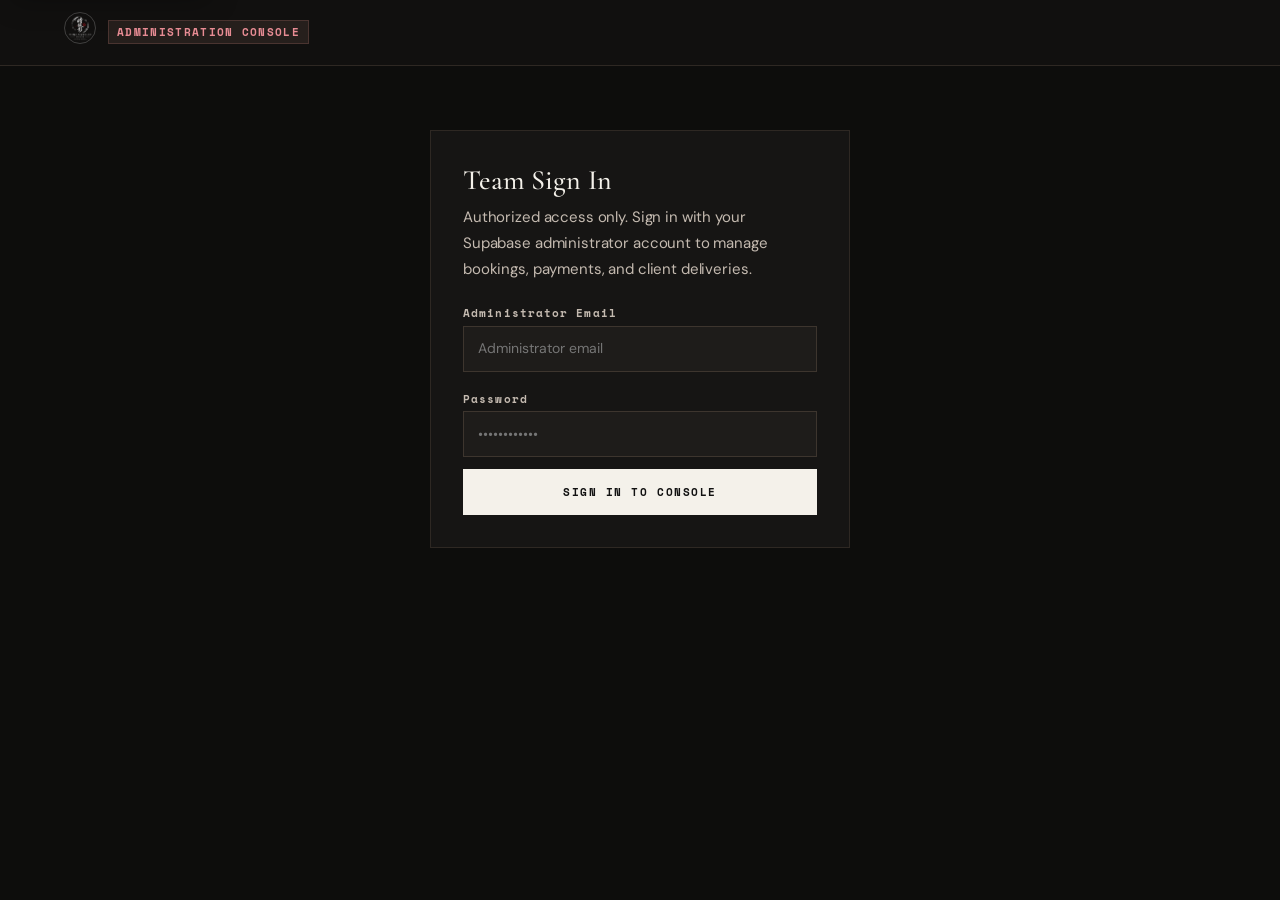
<file: admin.html>
<!doctype html>
<html lang="en">
<head>
  <meta charset="utf-8">
  <meta name="viewport" content="width=device-width,initial-scale=1,viewport-fit=cover">
  <meta name="theme-color" content="#000000">
  <meta name="robots" content="noindex,nofollow">
  <title>TOKI SATSUEI · Operations Console</title>
  <link rel="stylesheet" href="./toki-admin.css">
  <link rel="icon" href="./assets/brand/Toki-Satsuei-Brushstroke-Emblem.png" type="image/png">
  <script src="./motion-system.js" defer></script>
  <script src="./admin.js" defer></script>
</head>
<body class="admin-body">
  <a class="skip-link" href="#main-content">Skip to operations content</a>

  <header class="admin-header" id="top">
    <div class="admin-brand">
      <a href="./index.html" aria-label="TOKI SATSUEI Home">
        <img src="./assets/brand/Toki-Satsuei-Brushstroke-Emblem.png" alt="TOKI SATSUEI logo" width="32" height="32">
      </a>
      <span class="admin-badge">ADMINISTRATION CONSOLE</span>
    </div>
    <div class="admin-header-actions" id="admin-user-nav" hidden>
      <span id="admin-user-email" style="font-family:var(--c-mono, monospace);font-size:12px;color:var(--admin-subtext);margin-right:12px;"></span>
      <button type="button" class="admin-btn admin-btn-secondary" id="admin-logout-btn" style="width:auto;min-height:36px;padding:0 12px;">Sign Out</button>
    </div>
  </header>

  <main id="main-content" class="admin-main">
    <!-- Auth Gate Container -->
    <section class="admin-auth-gate" id="admin-auth-section" aria-labelledby="auth-title">
      <h1 id="auth-title">Team Sign In</h1>
      <p>Authorized access only. Sign in with your Supabase administrator account to manage bookings, payments, and client deliveries.</p>
      <form id="admin-login-form">
        <label for="admin-email" class="admin-field-label">Administrator Email</label>
        <input type="email" id="admin-email" name="email" class="admin-input" required autocomplete="username" placeholder="Administrator email">

        <label for="admin-password" class="admin-field-label">Password</label>
        <input type="password" id="admin-password" name="password" class="admin-input" required autocomplete="current-password" placeholder="••••••••••••">

        <div id="admin-auth-error" role="alert" style="color:#f1a1a6;font-size:12px;margin-bottom:12px;display:none;"></div>

        <button type="submit" class="admin-btn" id="admin-login-btn">Sign In to Console</button>
      </form>
    </section>

    <!-- Operational Dashboard Container -->
    <section class="admin-dashboard-view" id="admin-dashboard-section" hidden aria-label="Booking Operations">
      <!-- Metrics Row -->
      <div class="admin-metrics" id="admin-metrics-row">
        <div class="admin-metric-card">
          <span>Inquiries</span>
          <strong id="metric-total">0</strong>
        </div>
        <div class="admin-metric-card">
          <span>Under Review</span>
          <strong id="metric-review">0</strong>
        </div>
        <div class="admin-metric-card">
          <span>Confirmed</span>
          <strong id="metric-confirmed" style="color:#76d69e;">0</strong>
        </div>
        <div class="admin-metric-card">
          <span>Editing</span>
          <strong id="metric-editing">0</strong>
        </div>
        <div class="admin-metric-card">
          <span>Delivered</span>
          <strong id="metric-delivered" style="color:#85e39b;">0</strong>
        </div>
      </div>

      <!-- Toolbar -->
      <div class="admin-toolbar">
        <div class="admin-search-box">
          <input type="search" id="admin-search-input" class="admin-input" placeholder="Search by client or reference (TOKI-)..." style="margin-bottom:0;" aria-label="Search bookings">
        </div>
        <div class="admin-filter-pills" role="group" aria-label="Filter bookings by status">
          <button type="button" class="admin-pill is-active" data-status="all">All</button>
          <button type="button" class="admin-pill" data-status="new">New</button>
          <button type="button" class="admin-pill" data-status="reviewing">Review</button>
          <button type="button" class="admin-pill" data-status="confirmed">Confirmed</button>
          <button type="button" class="admin-pill" data-status="declined">Declined</button>
          <button type="button" class="admin-pill" data-status="cancelled">Cancelled</button>
        </div>
      </div>

      <!-- Bookings Table -->
      <div class="admin-table-container">
        <table class="admin-table" aria-label="Inquiry and Booking Records">
          <thead>
            <tr>
              <th scope="col">Reference</th>
              <th scope="col">Client Name</th>
              <th scope="col">Session & Date</th>
              <th scope="col">Status</th>
              <th scope="col">Payment</th>
              <th scope="col">Actions</th>
            </tr>
          </thead>
          <tbody id="admin-booking-tbody">
            <tr>
              <td colspan="6" style="text-align:center;padding:28px;color:var(--admin-subtext);">
                Loading inquiries from database...
              </td>
            </tr>
          </tbody>
        </table>
      </div>
    </section>

    <!-- Booking Details Modal -->
    <div class="admin-modal" id="admin-detail-modal" hidden role="dialog" aria-modal="true" aria-labelledby="modal-booking-ref">
      <div class="admin-modal-card">
        <div class="admin-modal-header">
          <div>
            <span class="admin-badge" id="modal-booking-ref">TOKI-000000</span>
            <h3 id="modal-client-name" style="margin-top:6px;">Client Name</h3>
          </div>
          <button type="button" class="admin-close-btn" id="modal-close-btn" aria-label="Close modal">×</button>
        </div>

        <form id="admin-booking-form">
          <input type="hidden" id="modal-booking-id">

          <div class="admin-detail-grid">
            <div>
              <div class="admin-field-label">Contact Method & Handle</div>
              <div class="admin-field-val" id="modal-contact-info"></div>
            </div>
            <div>
              <div class="admin-field-label">Session Package</div>
              <div class="admin-field-val" id="modal-session-type"></div>
            </div>
            <div>
              <div class="admin-field-label">Requested Date & Time</div>
              <div class="admin-field-val" id="modal-requested-datetime"></div>
            </div>
            <div>
              <div class="admin-field-label">Participants & Location</div>
              <div class="admin-field-val" id="modal-participants-location"></div>
            </div>
          </div>

          <div style="margin-bottom:var(--s-4);">
            <div class="admin-field-label">Client Notes</div>
            <div class="admin-field-val" id="modal-client-notes" style="background:#131110;padding:10px 14px;border:1px solid #2e2823;font-size:13px;line-height:1.6;"></div>
          </div>

          <hr style="border:0;border-top:1px solid var(--admin-card-border);margin:var(--s-4) 0;">

          <!-- Status & Schedule Management -->
          <h4 style="font:500 20px var(--serif, 'Cormorant Garamond', serif);color:#f4f1ea;margin:0 0 12px;">Booking Status & Schedule</h4>
          <div class="admin-detail-grid">
            <div>
              <label for="modal-status-select" class="admin-field-label">Status Progression</label>
              <select id="modal-status-select" class="admin-input">
                <option value="new">New Inquiry</option>
                <option value="reviewing">Under Review</option>
                <option value="confirmed">Confirmed</option>
                <option value="declined">Declined</option>
                <option value="cancelled">Cancelled</option>
              </select>
            </div>
            <div>
              <label for="modal-confirmed-date" class="admin-field-label">Confirmed Shoot Date</label>
              <input type="date" id="modal-confirmed-date" class="admin-input">
            </div>
            <div>
              <label for="modal-start-time" class="admin-field-label">Confirmed Start Time (HH:MM:SS)</label>
              <input type="time" step="1" id="modal-start-time" class="admin-input">
            </div>
            <div>
              <label for="modal-end-time" class="admin-field-label">Confirmed End Time (HH:MM:SS)</label>
              <input type="time" step="1" id="modal-end-time" class="admin-input">
            </div>
          </div>

          <!-- Payment Management -->
          <h4 style="font:500 20px var(--serif, 'Cormorant Garamond', serif);color:#f4f1ea;margin:var(--s-4) 0 12px;">Payment Tracking (PHP ₱)</h4>
          <div class="admin-detail-grid">
            <div>
              <label for="modal-total-price" class="admin-field-label">Agreed Total Price (₱)</label>
              <input type="number" step="0.01" id="modal-total-price" class="admin-input" placeholder="500.00">
            </div>
            <div>
              <label for="modal-reservation-fee" class="admin-field-label">20% Reservation Fee (₱)</label>
              <input type="number" step="0.01" id="modal-reservation-fee" class="admin-input" placeholder="100.00">
            </div>
            <div>
              <label class="admin-field-label" style="display:flex;align-items:center;gap:8px;margin-top:28px;">
                <input type="checkbox" id="modal-reservation-paid"> Reservation Fee Paid
              </label>
            </div>
            <div>
              <label class="admin-field-label" style="display:flex;align-items:center;gap:8px;margin-top:28px;">
                <input type="checkbox" id="modal-balance-paid"> Balance Paid in Full
              </label>
            </div>
          </div>

          <!-- Delivery Management -->
          <h4 style="font:500 20px var(--serif, 'Cormorant Garamond', serif);color:#f4f1ea;margin:var(--s-4) 0 12px;">Client Photo Delivery</h4>
          <div class="admin-detail-grid">
            <div>
              <label for="modal-delivery-url" class="admin-field-label">Private Delivery URL (HTTPS)</label>
              <input type="url" id="modal-delivery-url" class="admin-input" placeholder="https://your-private-delivery-link.example">
            </div>
            <div>
              <label for="modal-delivery-token" class="admin-field-label">New Client Gallery Access Key (256-bit)</label>
              <div style="display:flex;gap:8px;flex-wrap:wrap;">
                <input type="text" id="modal-delivery-token" class="admin-input" placeholder="Generate a new private key" autocomplete="off" autocapitalize="none" spellcheck="false" style="margin-bottom:0;min-width:180px;">
                <button type="button" id="modal-gen-token-btn" class="admin-btn" style="width:auto;padding:0 12px;font-size:11px;">Generate</button>
                <button type="button" id="modal-copy-token-btn" class="admin-btn admin-btn-secondary" style="width:auto;padding:0 12px;font-size:11px;">Copy</button>
              </div>
              <p class="admin-field-label" style="font-size:11px;line-height:1.5;margin-top:8px;color:#b9b2a8;">Keys are hashed before storage and expire after 30 days. Copy the key before saving; it cannot be retrieved later. Clearing the delivery URL revokes the key.</p>
            </div>
          </div>

          <!-- Private Notes -->
          <div style="margin:var(--s-4) 0;">
            <label for="modal-admin-notes" class="admin-field-label">Private Administrative Remarks</label>
            <textarea id="modal-admin-notes" class="admin-input" rows="3" style="min-height:80px;padding:10px 14px;" placeholder="Internal session notes, gear requirements, communication history..."></textarea>
          </div>

          <div style="display:flex;justify-content:flex-end;gap:12px;margin-top:var(--s-4);">
            <button type="button" class="admin-btn admin-btn-secondary" id="modal-cancel-btn" style="width:auto;padding:0 20px;">Cancel</button>
            <button type="submit" class="admin-btn" id="modal-save-btn" style="width:auto;padding:0 28px;">Save Changes</button>
          </div>
        </form>
      </div>
    </div>
  </main>
</body>
</html>
</file>
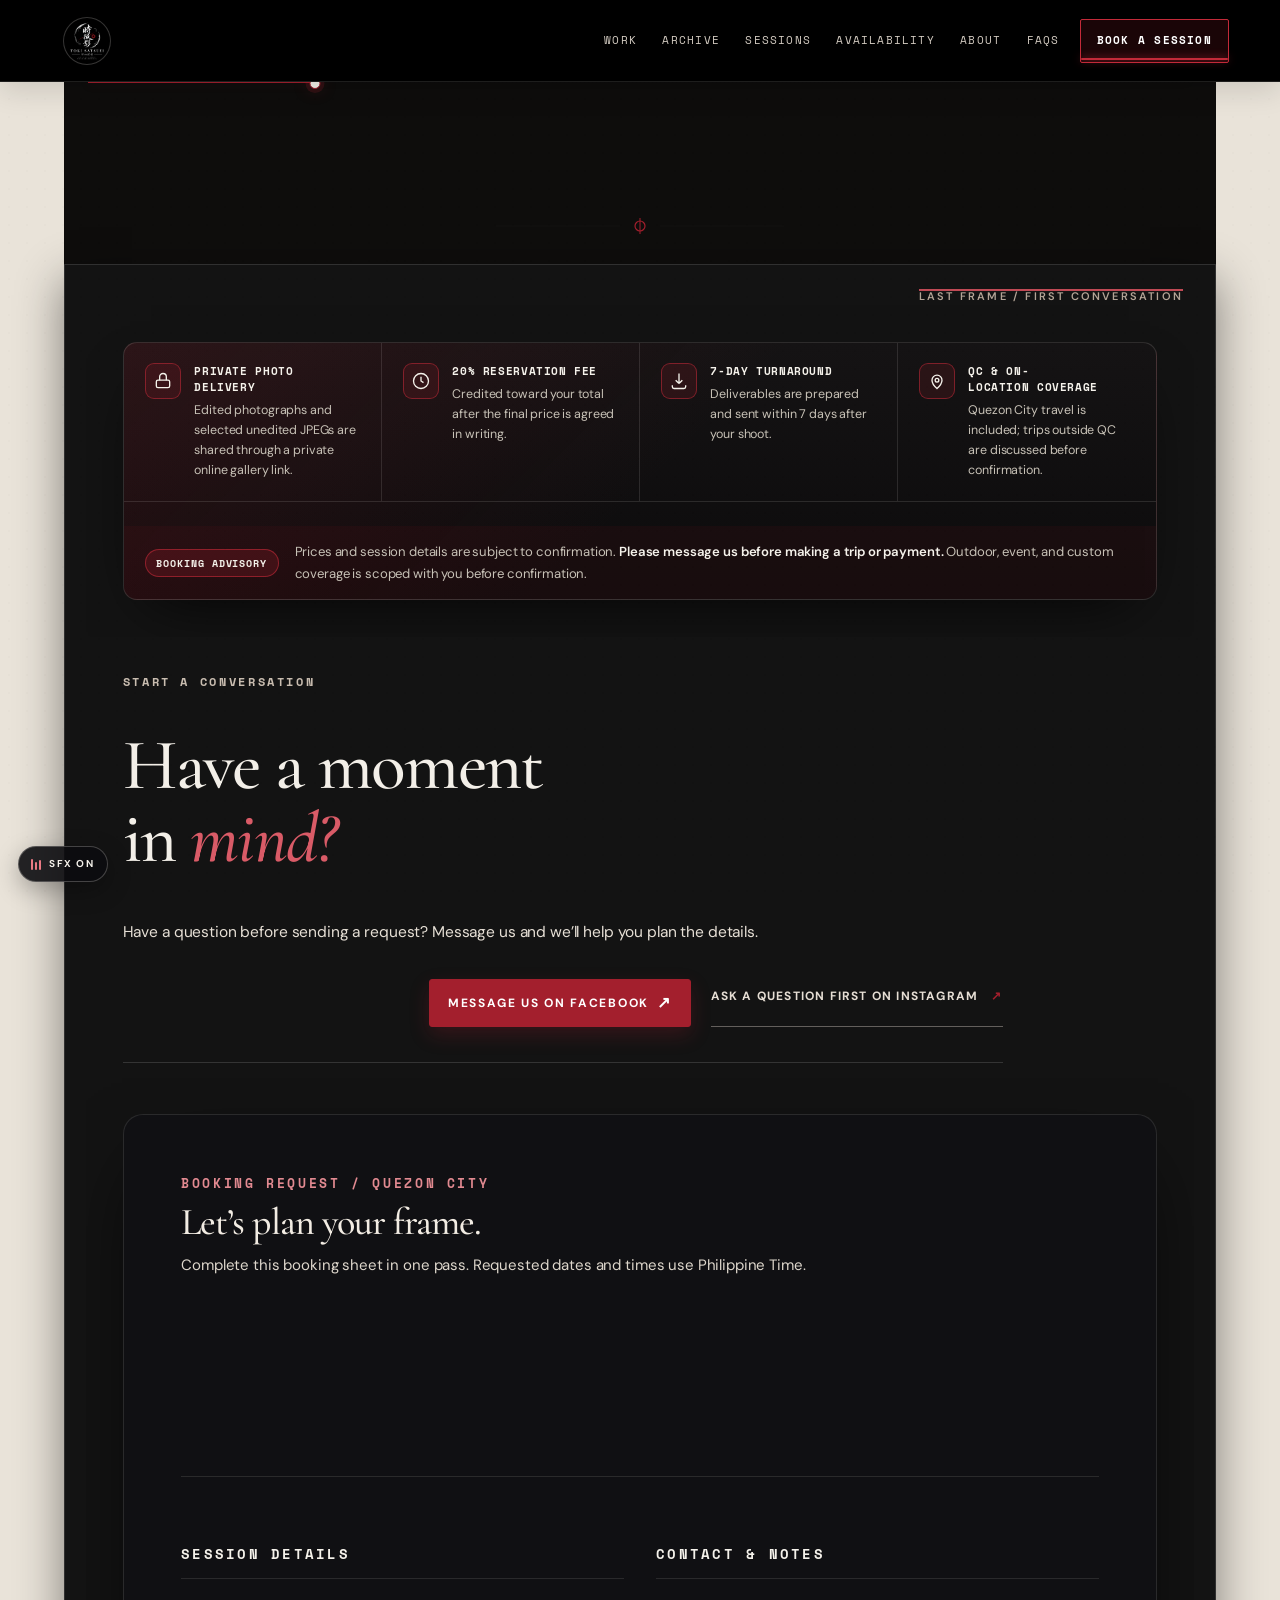
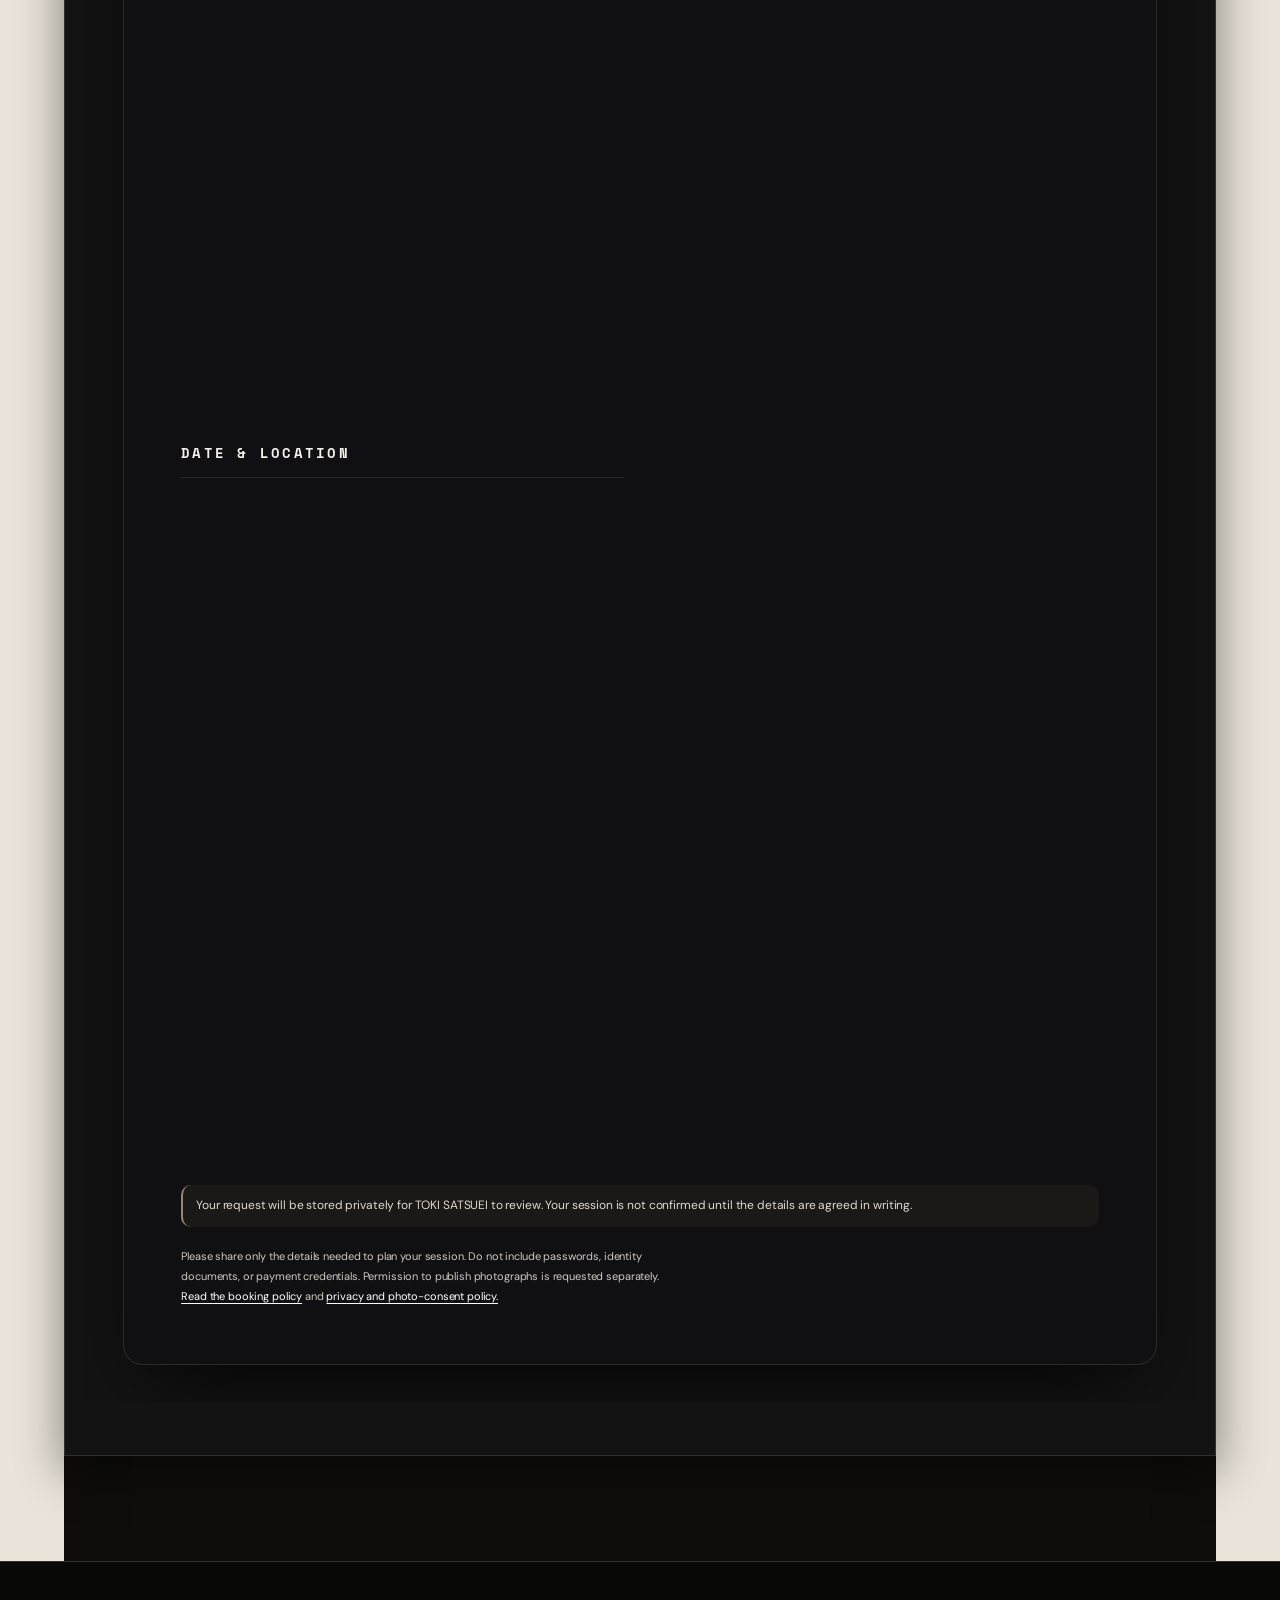
<file: booking.html>
<!doctype html>
<html lang="en">
<head>
  <meta charset="utf-8">
  <meta name="viewport" content="width=device-width,initial-scale=1,viewport-fit=cover">
  <meta name="theme-color" content="#000000">
  <meta name="referrer" content="strict-origin-when-cross-origin">
  <meta name="robots" content="index,follow,max-image-preview:large">
  <meta name="description" content="Send a TOKI SATSUEI booking request for cosplay, portrait, outdoor, or event photography in Quezon City. Confirm your schedule, package, and location in writing.">
  <link rel="canonical" href="https://legioniz.github.io/toki-satsuei/booking.html">
  <meta name="twitter:card" content="summary_large_image">
  <meta name="twitter:title" content="Book a Photography Session in Quezon City · TOKI SATSUEI">
  <meta name="twitter:description" content="Send a booking request for cosplay, portrait, outdoor, or event photography in Quezon City.">
  <meta property="og:type" content="website">
  <meta property="og:title" content="Book a Photography Session in Quezon City · TOKI SATSUEI">
  <meta property="og:description" content="Send a booking request for cosplay, portrait, outdoor, or event photography in Quezon City.">
  <meta property="og:image" content="https://legioniz.github.io/toki-satsuei/assets/photography/behind-the-camera-1536.jpg">
  <meta property="og:image:alt" content="Photographer holding a Canon camera, ready to capture a moment">
  <meta property="og:url" content="https://legioniz.github.io/toki-satsuei/booking.html">
  <script type="application/ld+json">
    {"@context":"https://schema.org","@graph":[{"@type":"WebPage","name":"Book a Photography Session in Quezon City · TOKI SATSUEI","url":"https://legioniz.github.io/toki-satsuei/booking.html","description":"Send a TOKI SATSUEI booking request for cosplay, portrait, outdoor, or event photography in Quezon City."},{"@type":"BreadcrumbList","itemListElement":[{"@type":"ListItem","position":1,"name":"Home","item":"https://legioniz.github.io/toki-satsuei/"},{"@type":"ListItem","position":2,"name":"Booking Request","item":"https://legioniz.github.io/toki-satsuei/booking.html"}]},{"@type":"ProfessionalService","additionalType":"https://schema.org/Photographer","name":"TOKI SATSUEI Photography","description":"Small Quezon City photography team for cosplay, portraits, outdoor sessions, and event coverage.","url":"https://legioniz.github.io/toki-satsuei/","logo":"https://legioniz.github.io/toki-satsuei/assets/brand/Toki-Satsuei-Brushstroke-Emblem.png","image":"https://legioniz.github.io/toki-satsuei/assets/photography/behind-the-camera-1536.jpg","areaServed":{"@type":"City","name":"Quezon City","containedInPlace":{"@type":"Country","name":"Philippines"}},"address":{"@type":"PostalAddress","addressLocality":"Quezon City","addressCountry":"PH"},"sameAs":["https://www.facebook.com/tokisatsuiephotography/","https://www.instagram.com/tokisatsuiephotography/"]}]}
  </script>
  <title>Book a Photography Session in Quezon City · TOKI SATSUEI</title>
  <link rel="stylesheet" href="./toki-home.css">
  <link rel="icon" href="./assets/brand/Toki-Satsuei-Brushstroke-Emblem.png" type="image/png">
  <script src="https://challenges.cloudflare.com/turnstile/v0/api.js?render=explicit" async defer></script>
  <script src="./motion-system.js" defer></script>
  <script src="./site.js" defer></script>
</head><body class="booking-page">
  <a class="skip-link" href="#main-content">Skip to main content</a>
  <div class="page-progress" aria-hidden="true"><span id="page-progress-bar"></span></div>

  <header class="site-header" id="top">
    <a class="brand" href="./index.html" aria-label="TOKI SATSUEI home">
      <img src="./assets/brand/Toki-Satsuei-Brushstroke-Emblem.png" alt="TOKI SATSUEI official logo" class="brand-mark" width="500" height="500" decoding="async">
    </a>
    <button class="menu-toggle" type="button" aria-expanded="false" aria-controls="primary-nav" aria-label="Open navigation"><span></span><span></span></button>
    <nav id="primary-nav" class="primary-nav" aria-label="Main navigation">
      <a href="./index.html#work">Work</a>
      <a href="./library.html">Archive</a>
      <a href="./index.html#sessions">Sessions</a>
      <a href="./index.html#availability">Availability</a>
      <a href="./index.html#about">About</a>
      <a href="./index.html#faq">FAQs</a>
      <a class="nav-contact" href="#inquiry-form">Book a session</a>
    </nav>
  </header>

  <main id="main-content">
    <section class="contact-section section-wrap" id="contact">
      <div class="contact-panel">
        <section class="toki-assurance" data-reveal="up" aria-label="TOKI SATSUEI booking terms">
          <div class="toki-assurance__grid">
            <article class="toki-pillar">
              <span class="toki-pillar__icon" aria-hidden="true">
                <svg width="20" height="20" viewBox="0 0 24 24" fill="none" stroke="currentColor" stroke-width="1.6">
                  <rect x="4" y="11" width="16" height="9" rx="2"></rect>
                  <path d="M8 11V7a4 4 0 0 1 8 0v4"></path>
                </svg>
              </span>
              <div>
                <h3 class="toki-pillar__title">Private Photo Delivery</h3>
                <p class="toki-pillar__meta">Edited photographs and selected unedited JPEGs are shared through a private online gallery link.</p>
              </div>
            </article>
            <article class="toki-pillar">
              <span class="toki-pillar__icon" aria-hidden="true">
                <svg width="20" height="20" viewBox="0 0 24 24" fill="none" stroke="currentColor" stroke-width="1.6">
                  <circle cx="12" cy="12" r="9"></circle>
                  <path d="M12 7v5l3 2"></path>
                </svg>
              </span>
              <div>
                <h3 class="toki-pillar__title">20% Reservation Fee</h3>
                <p class="toki-pillar__meta">Credited toward your total after the final price is agreed in writing.</p>
              </div>
            </article>
            <article class="toki-pillar">
              <span class="toki-pillar__icon" aria-hidden="true">
                <svg width="20" height="20" viewBox="0 0 24 24" fill="none" stroke="currentColor" stroke-width="1.6">
                  <path d="M12 3v12m0 0-4-4m4 4 4-4"></path>
                  <path d="M4 17v2a2 2 0 0 0 2 2h12a2 2 0 0 0 2-2v-2"></path>
                </svg>
              </span>
              <div>
                <h3 class="toki-pillar__title">7-Day Turnaround</h3>
                <p class="toki-pillar__meta">Deliverables are prepared and sent within 7 days after your shoot.</p>
              </div>
            </article>
            <article class="toki-pillar">
              <span class="toki-pillar__icon" aria-hidden="true">
                <svg width="20" height="20" viewBox="0 0 24 24" fill="none" stroke="currentColor" stroke-width="1.6">
                  <path d="M12 21s-6-5.33-6-10a6 6 0 1 1 12 0c0 4.67-6 10-6 10Z"></path>
                  <circle cx="12" cy="11" r="2.2"></circle>
                </svg>
              </span>
              <div>
                <h3 class="toki-pillar__title">QC & On-Location Coverage</h3>
                <p class="toki-pillar__meta">Quezon City travel is included; trips outside QC are discussed before confirmation.</p>
              </div>
            </article>
          </div>
          <div class="toki-advisory" role="note">
            <span class="toki-advisory__badge">Booking advisory</span>
            <p class="toki-advisory__text">Prices and session details are subject to confirmation. <strong>Please message us before making a trip or payment.</strong> Outdoor, event, and custom coverage is scoped with you before confirmation.</p>
          </div>
        </section>
        <div class="contact-copy" data-reveal="left">
          <p class="eyebrow">Start a conversation</p>
          <h1>Have a moment<br>in <em>mind?</em></h1>
          <p>Have a question before sending a request? Message us and we’ll help you plan the details.</p>
          <div class="hero-actions">
            <a class="button button-red" href="https://www.facebook.com/tokisatsuiephotography/" target="_blank" rel="noopener noreferrer">Message us on Facebook <span>↗</span></a>
            <a class="text-link" href="https://www.instagram.com/tokisatsuiephotography/" target="_blank" rel="noopener noreferrer">Ask a question first on Instagram <span>↗</span></a>
          </div>
        </div>
        <form class="inquiry-form toki-booking-sheet" id="inquiry-form" data-booking-terms-version="2026-11-16-v1" data-reveal="right" aria-labelledby="booking-form-title">
          <div class="booking-form-intro">
            <p class="booking-form-kicker">BOOKING REQUEST / QUEZON CITY</p>
            <h2 id="booking-form-title">Let’s plan your frame.</h2>
            <p>Complete this booking sheet in one pass. Requested dates and times use Philippine Time.</p>
            <div class="booking-expectation" role="note">
              <strong>Before you send</strong>
              <span>A request is not a reservation. Your date is not held until the details and price are agreed in writing and TOKI SATSUEI confirms your session. This form does not take payment.</span>
            </div>
          </div>

          <div class="toki-booking-sheet__layout">
            <div class="toki-booking-sheet__group">
              <fieldset class="booking-fieldset">
                <legend>Session details</legend>
                <label>Your name
                  <input name="name" autocomplete="name" maxlength="100" placeholder="How should we call you?" required>
                </label>
                <div class="form-split">
                  <label>What are you planning?
                    <select name="session" required>
                      <option value="">Choose a session</option>
                      <option value="Quick Snap" data-duration="15 minutes">Quick Snap · 15 minutes</option>
                      <option value="Toki Portraits" data-duration="30 minutes">Toki Portraits · 30 minutes</option>
                      <option value="Signature Session" data-duration="60 minutes">Signature Session · 60 minutes</option>
                      <option value="Duo Session" data-duration="30 minutes">Duo Session · 30 minutes</option>
                      <option value="Outdoor session" data-duration="Agreed before confirmation">Outdoor session · duration agreed before confirmation</option>
                      <option value="Event coverage" data-duration="Agreed before confirmation">Event coverage · duration agreed before confirmation</option>
                      <option value="Custom session" data-duration="Agreed before confirmation">Something else / custom session · duration agreed before confirmation</option>
                    </select>
                    <small class="session-duration-note" id="session-duration-note" role="status">Choose a session to see its expected duration.</small>
                  </label>
                  <label>Number of participants
                    <input name="participants" type="number" min="1" max="12" step="1" value="1" required>
                  </label>
                </div>
                <div class="form-split">
                  <label>Additional edited photos
                    <input name="additional_photos" id="form-additional-photos" type="number" min="0" max="50" step="1" value="0">
                    <small>+₱30 per additional photo</small>
                  </label>
                  <label>Additional session time (mins)
                    <input name="additional_time" id="form-additional-time" type="number" min="0" max="120" step="15" value="0">
                    <small>+₱75 per 15 minutes</small>
                  </label>
                </div>
              </fieldset>

              <fieldset class="booking-fieldset">
                <legend>Date &amp; location</legend>
                <div class="form-split">
                  <label>Preferred date
                    <input type="date" name="preferred_date" required>
                  </label>
                  <label>Preferred time (Philippine Time)
                    <input type="time" name="preferred_time" step="60" required aria-describedby="preferred-time-note">
                    <small id="preferred-time-note">Use 24-hour format (HH:MM). Same-day requests must be at least one minute ahead.</small>
                  </label>
                </div>
                <div class="form-split">
                  <label>Alternative date (optional)
                    <input type="date" name="alternate_date">
                  </label>
                  <label>Location or event
                    <input name="location" maxlength="200" placeholder="e.g. Quezon City / convention venue" required>
                  </label>
                </div>
              </fieldset>
            </div>

            <div class="toki-booking-sheet__group">
              <fieldset class="booking-fieldset">
                <legend>Contact &amp; notes</legend>
                <div class="form-split">
                  <label>Preferred contact channel
                    <select name="contact_method" id="contact-method" required>
                      <option value="">Choose a channel</option>
                      <option value="instagram">Instagram</option>
                      <option value="facebook">Facebook Messenger</option>
                      <option value="email">Email</option>
                    </select>
                  </label>
                  <label><span id="contact-value-label">Your contact detail</span>
                    <input name="contact_value" id="contact-value" type="text" maxlength="254" autocomplete="off" placeholder="Select channel first" required>
                  </label>
                </div>
                <label>Creative notes
                  <textarea name="notes" rows="4" minlength="10" maxlength="2000" placeholder="Character or concept, number of people, references, venue details, or anything we should know…" required></textarea>
                </label>
              </fieldset>

              <div class="booking-terms-summary" role="note" aria-label="Reservation and cancellation summary">
                <strong>Reservation &amp; cancellation terms</strong>
                <span>For paid sessions, a 20% reservation fee is due only after the final price and schedule are agreed in writing. It is credited toward your total; the balance is due on or before the session. Free portfolio sessions do not require a deposit.</span>
                <a href="./policies.html#pricing">Read the complete payment, cancellation and rescheduling policy</a>
              </div>

              <label class="booking-consent">
                <input type="checkbox" name="booking_terms_consent" required>
                <span>I have read and agree to the reservation fee, payment, cancellation, and rescheduling terms. I understand that this request is not confirmed until the applicable requirements are completed and written confirmation is sent.</span>
              </label>
              <label class="booking-consent">
                <input type="checkbox" name="privacy_consent" required>
                <span>I agree that TOKI SATSUEI may use these details to review and respond to this booking request under its Privacy Policy.</span>
              </label>

              <label class="booking-honeypot" aria-hidden="true">Leave this field empty
                <input name="website" type="text" tabindex="-1" autocomplete="off">
              </label>

              <div class="booking-verification">
                <p class="booking-verification-label">HUMAN VERIFICATION</p>
                <div class="booking-turnstile" id="toki-turnstile" data-sitekey="0x4AAAAAAGDDFcLp8PfycH-f"></div>
              </div>

              <button class="button button-red form-submit toki-booking-sheet__submit" type="submit">
                <span>Send booking request</span>
              </button>
            </div>
          </div>

          <p class="form-status" id="form-status" role="status" aria-live="polite">Your request will be stored privately for TOKI SATSUEI to review. Your session is not confirmed until the details are agreed in writing.</p>
          <p class="form-privacy-note">Please share only the details needed to plan your session. Do not include passwords, identity documents, or payment credentials. Permission to publish photographs is requested separately. <a href="./policies.html#booking">Read the booking policy</a> and <a href="./policies.html#consent">privacy and photo-consent policy.</a></p>

          <div class="booking-reference-card is-hidden" id="booking-reference-card" role="region" aria-label="Booking request confirmation" tabindex="-1">
            <p class="eyebrow">Request Received &middot; 時の記憶</p>
            <h3>Your booking request has been recorded.</h3>
            <p>We saved your request privately in our booking queue. Please keep this reference code for your conversation:</p>
            <div class="reference-code-box">
              <input class="reference-code-input" id="booking-reference-code" type="text" readonly aria-label="Generated booking reference code" value="TOKI-00000000">
              <button type="button" class="btn-copy-ref" id="btn-copy-reference" aria-label="Copy reference code">Copy Code</button>
            </div>
            <p><strong>Next steps:</strong> We will check your preferred date, location, and session details against our schedule and message you through your chosen contact channel within 24 to 48 hours.</p>
            <div class="ref-card-expectation" role="note">
              <strong>Important Reminder</strong>
              <span>This request is not a confirmed reservation. A paid session is confirmed only after we agree in writing on the final price and schedule, the 20% reservation fee is verified, and we send written confirmation. Free portfolio sessions require written agreement before scheduling.</span>
            </div>
          </div>
        </form>
      </div>
    </section>
  </main>

  <footer class="site-footer">
    <div class="section-wrap footer-main">
      <a class="footer-brand" href="#top" aria-label="TOKI SATSUEI home"><img src="./assets/brand/Toki-Satsuei-Brushstroke-Emblem.png" alt="TOKI SATSUEI official logo" width="500" height="500" loading="lazy" decoding="async"></a>
      <div class="footer-socials" role="group" aria-label="Official TOKI SATSUEI social accounts">
        <a class="back-top" href="https://www.facebook.com/tokisatsuiephotography/" target="_blank" rel="noopener noreferrer" aria-label="TOKI SATSUEI on Facebook">FACEBOOK ↗</a>
        <a class="back-top" href="https://www.instagram.com/tokisatsuiephotography/" target="_blank" rel="noopener noreferrer" aria-label="TOKI SATSUEI on Instagram">INSTAGRAM ↗</a>
      </div>
      <p>CAPTURING MOMENTS,<br>PRESERVING MEMORIES.</p>
      <a class="back-top" href="./library.html">OPEN THE ARCHIVE</a>
      <a class="back-top" href="./policies.html">BOOKING & PRIVACY</a>
      <a class="back-top" href="#top">BACK TO TOP ↑</a>
    </div>
    <div class="section-wrap footer-bottom"><span>© <span id="year">2026</span> TOKI SATSUEI</span><span>QUEZON CITY, PHILIPPINES</span><span>MADE WITH CARE, ONE FRAME AT A TIME.</span></div>
  </footer>

  <button class="back-to-top" id="back-to-top" type="button" aria-label="Back to top">↑</button>
  <div role="region" aria-label="Quick booking"><a class="button button-red mobile-cta" href="#inquiry-form">Book a session</a></div>

  <dialog class="lightbox" id="lightbox" aria-label="Photograph preview">
    <button class="lightbox-close" type="button" aria-label="Close photograph preview">×</button>
    <button class="lightbox-nav lightbox-prev" type="button" aria-label="Previous photograph">←</button>
    <img class="lightbox-image" alt="">
    <button class="lightbox-nav lightbox-next" type="button" aria-label="Next photograph">→</button>
    <div class="lightbox-caption"><strong></strong><span></span><small class="lightbox-position" aria-live="polite"></small></div>
  </dialog>
</body>
</html>
</file>
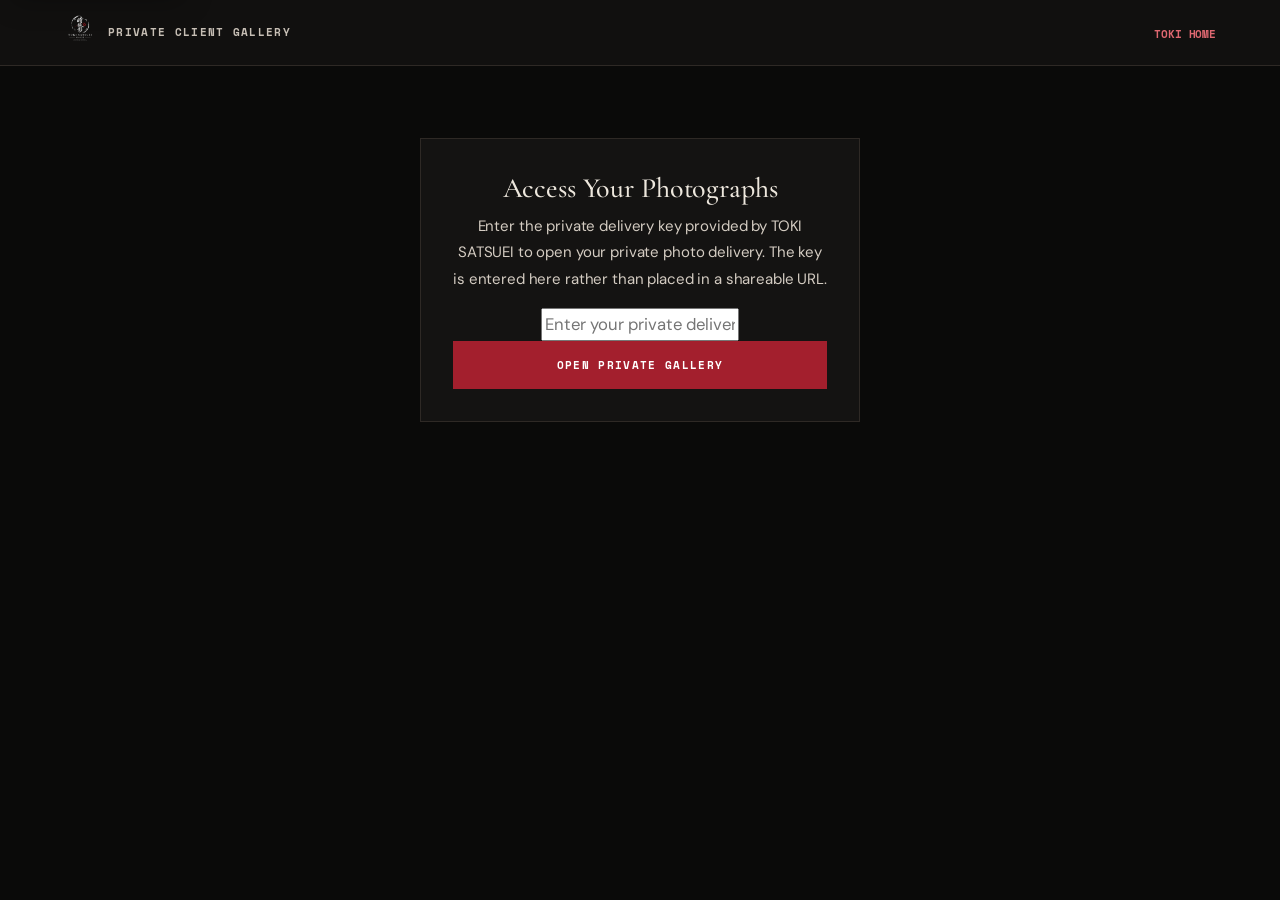
<file: client-gallery.html>
<!doctype html>
<html lang="en">
<head>
  <meta charset="utf-8">
  <meta name="viewport" content="width=device-width,initial-scale=1,viewport-fit=cover">
  <meta name="theme-color" content="#000000">
  <meta name="robots" content="noindex,nofollow">
  <title>TOKI SATSUEI · Client Gallery Delivery</title>
  <link rel="stylesheet" href="./toki-client.css">
  <link rel="icon" href="./assets/brand/Toki-Satsuei-Brushstroke-Emblem.png" type="image/png">
  <script src="./motion-system.js" defer></script>
  <script src="./client-gallery.js" defer></script>
</head>
<body class="client-body">
  <a class="skip-link" href="#main-content">Skip to gallery content</a>

  <header class="client-header" id="top">
    <div class="client-brand">
      <a href="./index.html" aria-label="TOKI SATSUEI Home">
        <img src="./assets/brand/Toki-Satsuei-Brushstroke-Emblem.png" alt="TOKI SATSUEI logo" width="32" height="32">
      </a>
      <span style="font:700 11px var(--c-mono, monospace);color:#c7bfb5;letter-spacing:.12em;">PRIVATE CLIENT GALLERY</span>
    </div>
    <div>
      <a href="./index.html" style="font:700 11px var(--c-mono, monospace);color:#df6871;text-decoration:none;">TOKI HOME</a>
    </div>
  </header>

  <main id="main-content" class="client-main">
    <!-- Token Input Gate -->
    <section class="client-auth-card" id="client-gate-section" aria-labelledby="gate-title">
      <h1 id="gate-title">Access Your Photographs</h1>
      <p>Enter the private delivery key provided by TOKI SATSUEI to open your private photo delivery. The key is entered here rather than placed in a shareable URL.</p>
      <form id="client-token-form">
        <input type="password" id="client-token-input" class="admin-input" placeholder="Enter your private delivery key" autocomplete="off" autocapitalize="none" spellcheck="false" required aria-label="Gallery access key">
        <div id="client-token-error" role="alert" style="color:#f1a1a6;font-size:12px;margin-bottom:12px;display:none;"></div>
        <button type="submit" class="admin-btn" id="client-submit-token-btn">Open Private Gallery</button>
      </form>
    </section>

    <!-- Gallery View -->
    <section class="client-gallery-view" id="client-gallery-section" hidden aria-label="Delivered Photographs">
      <!-- Session Banner -->
      <div class="client-session-banner">
        <div class="client-banner-copy">
          <h1 id="client-greeting">Your Photographs</h1>
          <p id="client-session-details">Loading session details...</p>
        </div>
        <div class="client-selection-summary">
          <div>
            <span>SELECTED FAVORITES</span>
            <div id="client-selected-count" style="font:600 18px var(--serif, serif);color:#f4f1ea;">0 photos</div>
          </div>
          <button type="button" class="admin-btn" id="client-submit-selection-btn" style="width:auto;min-height:36px;padding:0 16px;font-size:11px;">Save Favorites</button>
        </div>
      </div>

      <p id="client-selection-status" class="client-selection-status" role="status" aria-live="polite" hidden></p>

      <!-- Photo Grid -->
      <div class="client-photo-grid" id="client-photo-grid">
        <!-- Rendered photos -->
      </div>

    </section>
  </main>
</body>
</html>
</file>
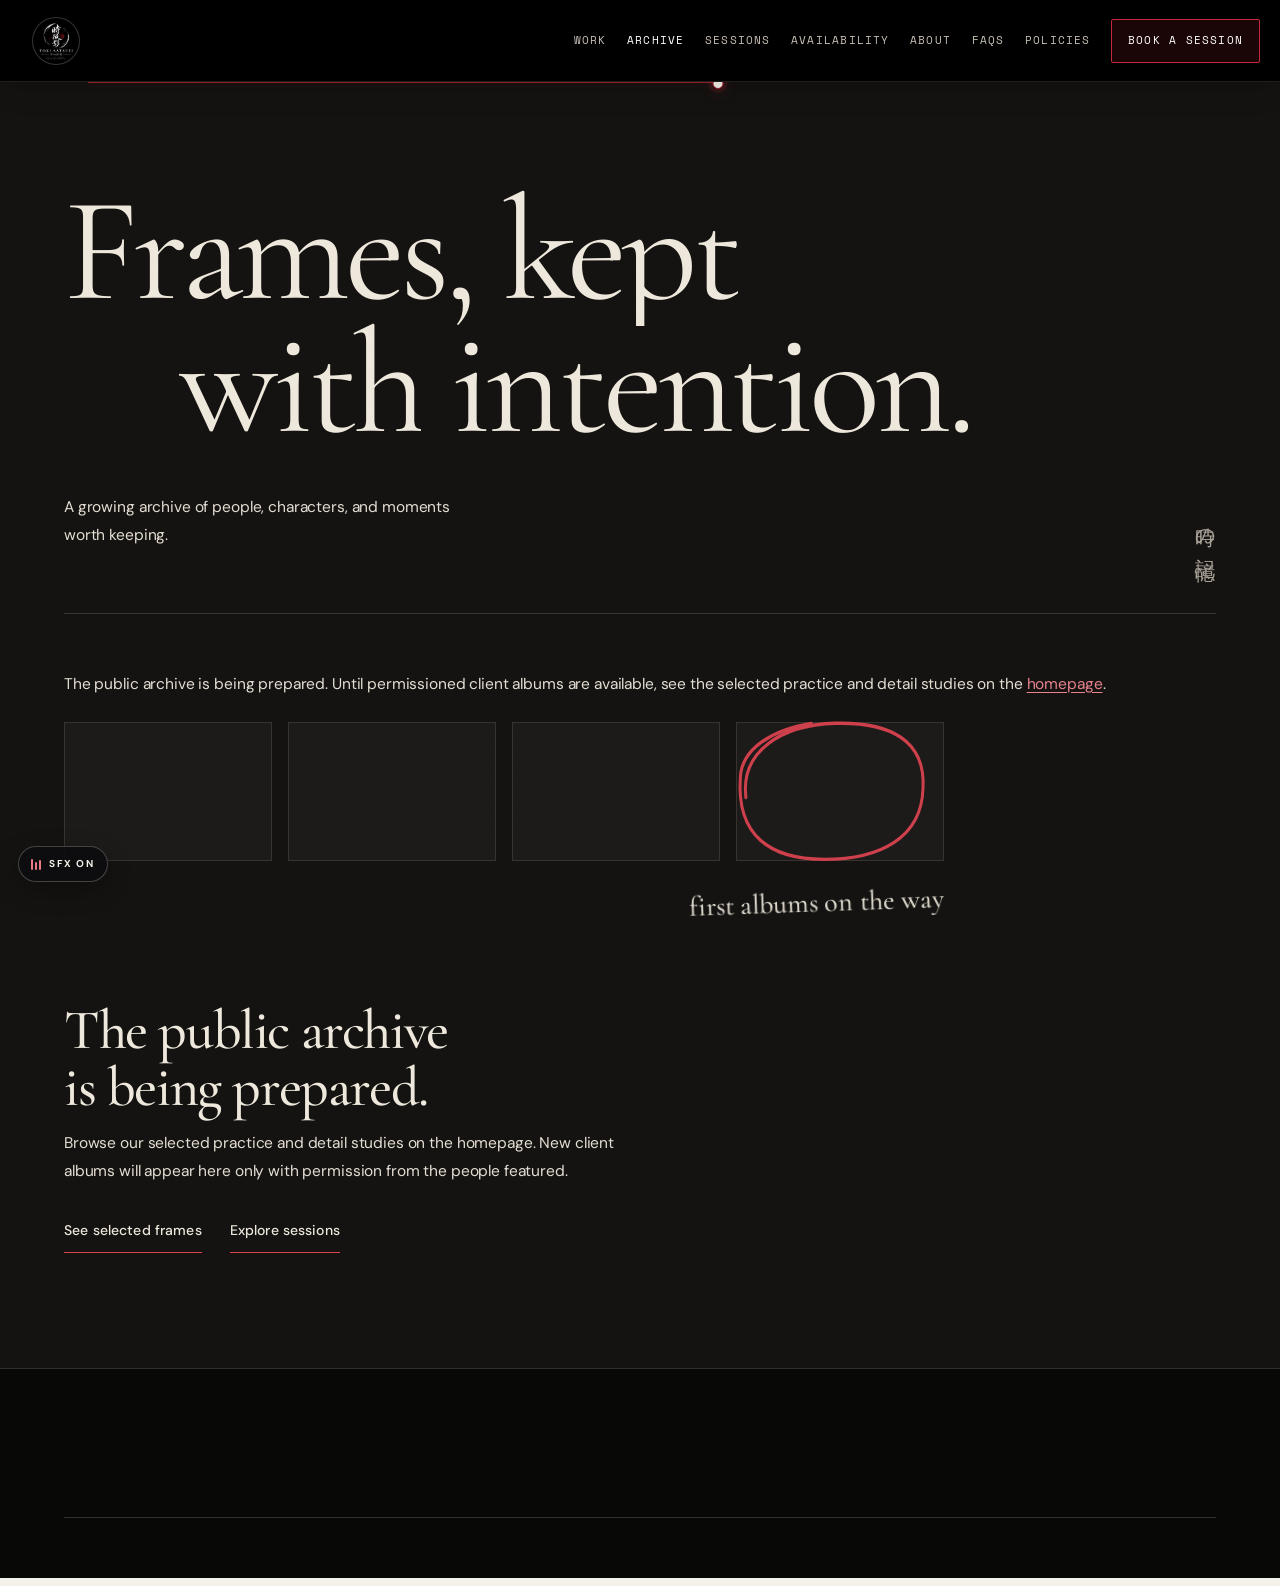
<file: library.html>
<!doctype html>
<html lang="en">
<head>
  <meta charset="utf-8">
  <meta name="viewport" content="width=device-width,initial-scale=1,viewport-fit=cover">
  <meta name="theme-color" content="#000000">
  <meta name="robots" content="index,follow,max-image-preview:large">
  <meta name="description" content="Browse the TOKI SATSUEI public photo archive for cosplay, portrait, outdoor, and event studies. Client albums are published only with permission.">
  <link rel="canonical" href="https://legioniz.github.io/toki-satsuei/library.html">
  <meta property="og:image" content="https://legioniz.github.io/toki-satsuei/assets/photography/behind-the-camera-1536.jpg">
  <meta property="og:image:alt" content="Photographer holding a Canon camera, ready to capture a moment">
  <meta name="twitter:card" content="summary_large_image">
  <meta name="twitter:title" content="Photo Archive · Cosplay & Portrait Studies · TOKI SATSUEI">
  <meta name="twitter:description" content="A growing archive of people, characters, and moments worth keeping.">
  <meta property="og:type" content="website">
  <meta property="og:title" content="Photo Archive · Cosplay & Portrait Studies · TOKI SATSUEI">
  <meta property="og:description" content="A growing archive of people, characters, and moments worth keeping.">
  <meta property="og:url" content="https://legioniz.github.io/toki-satsuei/library.html">
  <script type="application/ld+json">
    {"@context":"https://schema.org","@graph":[{"@type":"CollectionPage","name":"Photo Archive · Cosplay & Portrait Studies · TOKI SATSUEI","url":"https://legioniz.github.io/toki-satsuei/library.html","description":"Browse the TOKI SATSUEI public photo archive for cosplay, portrait, outdoor, and event studies."},{"@type":"BreadcrumbList","itemListElement":[{"@type":"ListItem","position":1,"name":"Home","item":"https://legioniz.github.io/toki-satsuei/"},{"@type":"ListItem","position":2,"name":"The Archive","item":"https://legioniz.github.io/toki-satsuei/library.html"}]},{"@type":"Organization","name":"TOKI SATSUEI Photography","url":"https://legioniz.github.io/toki-satsuei/","logo":"https://legioniz.github.io/toki-satsuei/assets/brand/Toki-Satsuei-Brushstroke-Emblem.png","sameAs":["https://www.facebook.com/tokisatsuiephotography/","https://www.instagram.com/tokisatsuiephotography/"]}]}
  </script>
  <title>Photo Archive · Cosplay & Portrait Studies · TOKI SATSUEI</title>
  <link rel="stylesheet" href="./toki-archive.css">
  <link rel="icon" href="./assets/brand/Toki-Satsuei-Brushstroke-Emblem.png" type="image/png">
  <script src="./motion-system.js" defer></script>
  <script src="./site.js" defer></script>
  <script src="./library.js" defer></script>
</head>
<body class="archive-page">
  <a class="skip-link" href="#main-content">Skip to main content</a>
  <div class="page-progress" aria-hidden="true"><span id="page-progress-bar"></span></div>
  <header class="site-header" id="top">
    <a class="brand" href="./index.html" aria-label="TOKI SATSUEI home">
      <img src="./assets/brand/Toki-Satsuei-Brushstroke-Emblem.png" alt="TOKI SATSUEI official logo" class="brand-mark" width="500" height="500" decoding="async">
    </a>
    <button class="menu-toggle" type="button" aria-expanded="false" aria-controls="primary-nav" aria-label="Open navigation"><span></span><span></span></button>
    <nav id="primary-nav" class="primary-nav" aria-label="Main navigation">
      <a href="./index.html#work">Work</a>
      <a href="./library.html" class="is-current" aria-current="page">Archive</a>
      <a href="./index.html#sessions">Sessions</a>
      <a href="./index.html#availability">Availability</a>
      <a href="./index.html#about">About</a>
      <a href="./index.html#faq">FAQs</a>
      <a href="./policies.html">Policies</a>
      <a class="nav-contact" href="./index.html#contact">Book a session</a>
    </nav>
  </header>
  <main class="archive-main" id="main-content">
    <header class="archive-head section-wrap">
      <h1>Frames, kept<br><em>with intention.</em></h1>
      <p class="archive-lede" id="archive-lede">A growing archive of people, characters, and moments worth keeping.</p>
      <span class="archive-signature" aria-hidden="true">時の記憶</span>
    </header>
    <div class="archive-body section-wrap" aria-label="Media archive">
      <aside class="library-toolbar is-loading">
        <div class="library-toolbar-main">
          <div class="library-filters" id="library-filters" role="group" aria-label="Filter archive by category"></div>
        </div>
        <div class="library-tools">
          <label class="archive-search" for="archive-search">
            <svg class="archive-search-icon" viewBox="0 0 20 20" width="16" height="16" aria-hidden="true" focusable="false"><circle cx="8.5" cy="8.5" r="5.5" fill="none" stroke="currentColor" stroke-width="1.6"/><path d="M12.8 12.8 17 17" fill="none" stroke="currentColor" stroke-width="1.6" stroke-linecap="round"/></svg>
            <input id="archive-search" type="search" placeholder="Find an album" aria-label="Find an album" autocomplete="off" spellcheck="false">
            <kbd aria-hidden="true">/</kbd>
          </label>
          <p class="library-count" id="library-count" aria-live="polite">Preparing the archive…</p>
        </div>
      </aside>
      <div class="archive-static-note" id="archive-static-note">The public archive is being prepared. Until permissioned client albums are available, see the selected practice and detail studies on the <a href="./index.html#work">homepage</a>.</div>
      <div class="library-groups" id="library-groups" aria-live="polite"></div>
      <noscript><p class="library-empty">Please enable JavaScript to browse the archive.</p></noscript>
    </div>
  </main>
  <footer class="site-footer">
    <div class="section-wrap footer-main">
      <a class="footer-brand" href="./index.html" aria-label="TOKI SATSUEI home"><img src="./assets/brand/Toki-Satsuei-Brushstroke-Emblem.png" alt="TOKI SATSUEI official logo" width="500" height="500" loading="lazy" decoding="async"></a>
      <div class="footer-socials" role="group" aria-label="Official TOKI SATSUEI social accounts">
        <a class="back-top" href="https://www.facebook.com/tokisatsuiephotography/" target="_blank" rel="noopener noreferrer" aria-label="TOKI SATSUEI on Facebook">FACEBOOK ↗</a>
        <a class="back-top" href="https://www.instagram.com/tokisatsuiephotography/" target="_blank" rel="noopener noreferrer" aria-label="TOKI SATSUEI on Instagram">INSTAGRAM ↗</a>
      </div>
      <p>CAPTURING MOMENTS,<br>PRESERVING MEMORIES.</p>
      <a class="back-top" href="./policies.html">BOOKING & PRIVACY</a>
      <a class="back-top" href="#top">BACK TO TOP ↑</a>
    </div>
    <div class="section-wrap footer-bottom"><span>© <span id="year">2026</span> TOKI SATSUEI</span><span>QUEZON CITY, PHILIPPINES</span><span>MADE WITH CARE, ONE FRAME AT A TIME.</span></div>
  </footer>
  <dialog class="album-dialog" id="album-dialog" aria-labelledby="album-dialog-title">
    <div class="album-dialog-panel">
      <div class="album-dialog-head">
        <div class="album-dialog-heading">
          <p class="album-dialog-category" id="album-dialog-category">The archive</p>
          <h2 id="album-dialog-title">Album title</h2>
          <p class="album-dialog-description" id="album-dialog-description"></p>
        </div>
        <button class="album-dialog-close" type="button" aria-label="Close album"><svg viewBox="0 0 20 20" width="18" height="18" aria-hidden="true" focusable="false"><path d="M4 4l12 12M16 4 4 16" fill="none" stroke="currentColor" stroke-width="1.6" stroke-linecap="round"/></svg></button>
      </div>
      <div class="album-media-rail" id="album-media-rail" tabindex="0" role="region" aria-label="Album photographs"></div>
      <div class="album-dialog-progress" aria-hidden="true"><span id="album-progress-bar"></span></div>
      <div class="album-dialog-tools">
        <div class="album-dialog-status">
          <span class="album-dialog-position" id="album-dialog-position">01 / 01</span>
          <span class="album-dialog-count" id="album-dialog-count"></span>
        </div>
        <div class="rail-controls">
          <button class="rail-button" type="button" data-dialog-scroll="-1" aria-label="Previous frame"><svg viewBox="0 0 20 20" width="18" height="18" aria-hidden="true" focusable="false"><path d="M12.5 4 6.5 10l6 6" fill="none" stroke="currentColor" stroke-width="1.6" stroke-linecap="round" stroke-linejoin="round"/></svg></button>
          <button class="rail-button" type="button" data-dialog-scroll="1" aria-label="Next frame"><svg viewBox="0 0 20 20" width="18" height="18" aria-hidden="true" focusable="false"><path d="M7.5 4l6 6-6 6" fill="none" stroke="currentColor" stroke-width="1.6" stroke-linecap="round" stroke-linejoin="round"/></svg></button>
        </div>
      </div>
      <p class="album-dialog-note">Swipe, scroll, or use the arrow keys to move between frames.</p>
    </div>
  </dialog>
</body>
</html>
</file>
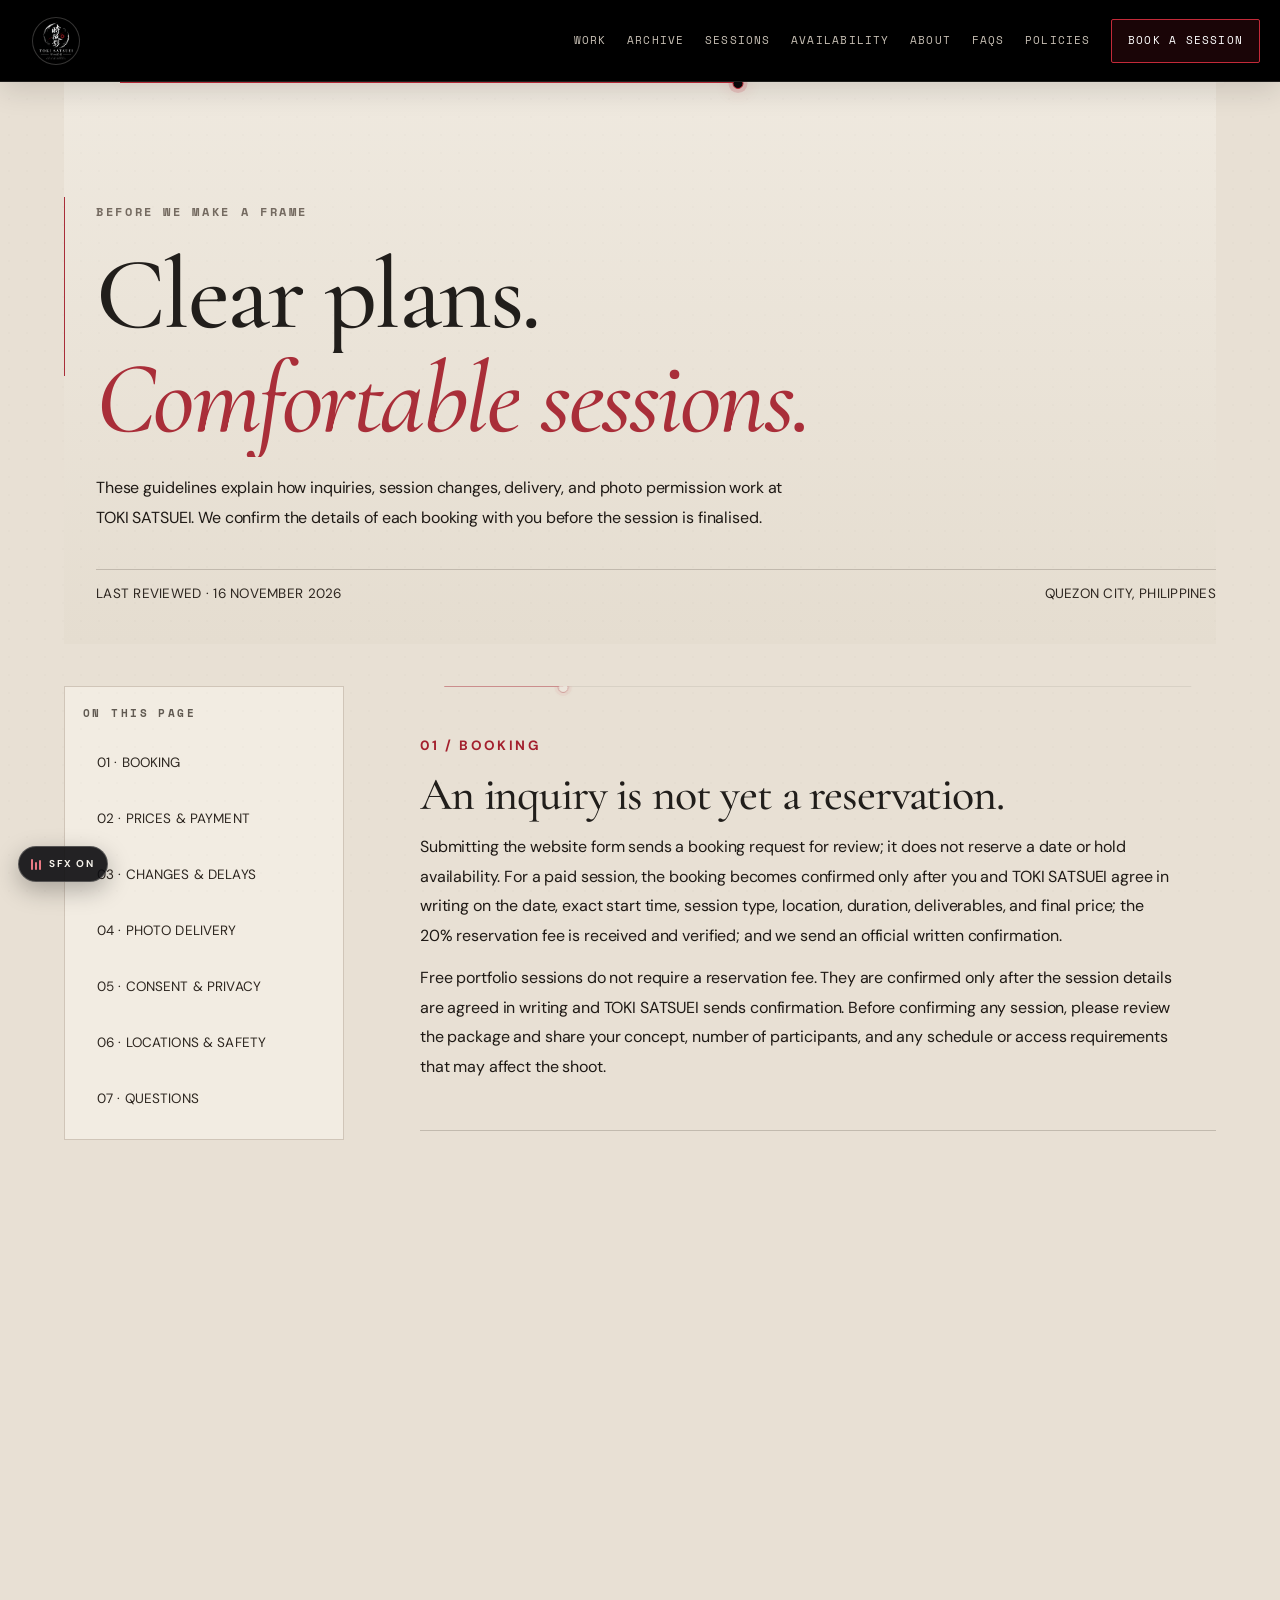
<file: policies.html>
<!doctype html>
<html lang="en">
<head>
  <meta charset="utf-8">
  <meta name="viewport" content="width=device-width,initial-scale=1,viewport-fit=cover">
  <meta name="theme-color" content="#000000">
  <meta name="robots" content="index,follow,max-image-preview:large">
  <meta name="description" content="Read TOKI SATSUEI guidelines on booking confirmation, 20% reservation fees, 48-hour rescheduling, 7-day delivery, privacy, and client photo consent.">
  <title>Booking, Payment &amp; Photo Consent Policies · TOKI SATSUEI</title>
  <link rel="canonical" href="https://legioniz.github.io/toki-satsuei/policies.html">
  <meta property="og:type" content="website">
  <meta property="og:title" content="Booking, Payment & Photo Consent Policies · TOKI SATSUEI">
  <meta property="og:description" content="Clear expectations for booking confirmation, 20% reservation fees, 48-hour rescheduling, 7-day delivery, privacy, and photo consent.">
  <meta property="og:url" content="https://legioniz.github.io/toki-satsuei/policies.html">
  <meta property="og:image" content="https://legioniz.github.io/toki-satsuei/assets/photography/behind-the-camera-1536.jpg">
  <meta property="og:image:alt" content="Photographer holding a Canon camera, ready to capture a moment">
  <meta name="twitter:card" content="summary_large_image">
  <meta name="twitter:title" content="Booking, Payment & Photo Consent Policies · TOKI SATSUEI">
  <meta name="twitter:description" content="Clear expectations for sessions, delivery, privacy, and photo consent.">
  <script type="application/ld+json">
    {"@context":"https://schema.org","@graph":[{"@type":"WebPage","name":"Booking, Payment & Photo Consent Policies · TOKI SATSUEI","url":"https://legioniz.github.io/toki-satsuei/policies.html","description":"Guidelines on booking confirmation, 20% reservation fees, 48-hour rescheduling, 7-day delivery, privacy, and client photo consent."},{"@type":"BreadcrumbList","itemListElement":[{"@type":"ListItem","position":1,"name":"Home","item":"https://legioniz.github.io/toki-satsuei/"},{"@type":"ListItem","position":2,"name":"Booking & Photo Policies","item":"https://legioniz.github.io/toki-satsuei/policies.html"}]}]}
  </script>
  <link rel="stylesheet" href="./toki-policies.css">
  <link rel="icon" href="./assets/brand/Toki-Satsuei-Brushstroke-Emblem.png" type="image/png">
  <script src="./motion-system.js" defer></script>
  <script src="./site.js" defer></script>
</head>
<body class="policies-page">
  <a class="skip-link" href="#main-content">Skip to main content</a>
  <div class="page-progress" aria-hidden="true"><span id="page-progress-bar"></span></div>
  <header class="site-header" id="top">
    <a class="brand" href="./index.html" aria-label="TOKI SATSUEI home">
      <img src="./assets/brand/Toki-Satsuei-Brushstroke-Emblem.png" alt="TOKI SATSUEI official logo" class="brand-mark" width="500" height="500" decoding="async">
    </a>
    <button class="menu-toggle" type="button" aria-expanded="false" aria-controls="primary-nav" aria-label="Open navigation"><span></span><span></span></button>
    <nav id="primary-nav" class="primary-nav" aria-label="Main navigation">
      <a href="./index.html#work">Work</a>
      <a href="./library.html">Archive</a>
      <a href="./index.html#sessions">Sessions</a>
      <a href="./index.html#availability">Availability</a>
      <a href="./index.html#about">About</a>
      <a href="./index.html#faq">FAQs</a>
      <a href="./policies.html" class="is-current" aria-current="page">Policies</a>
      <a class="nav-contact" href="./index.html#contact">Book a session</a>
    </nav>
  </header>
  <main id="main-content" class="policies-main">
    <section class="policy-hero section-wrap">
      <p class="eyebrow">Before we make a frame</p>
      <h1>Clear plans.<br><em>Comfortable sessions.</em></h1>
      <p>These guidelines explain how inquiries, session changes, delivery, and photo permission work at TOKI SATSUEI. We confirm the details of each booking with you before the session is finalised.</p>
      <div class="policy-meta"><span>LAST REVIEWED · 16 NOVEMBER 2026</span><span>QUEZON CITY, PHILIPPINES</span></div>
    </section>

    <section class="policy-body section-wrap" aria-label="Booking and privacy policies">
      <aside class="policy-index">
        <p class="eyebrow">On this page</p>
        <a href="#booking">01 · Booking</a>
        <a href="#pricing">02 · Prices & payment</a>
        <a href="#changes">03 · Changes & delays</a>
        <a href="#delivery">04 · Photo delivery</a>
        <a href="#consent">05 · Consent & privacy</a>
        <a href="#locations">06 · Locations & safety</a>
        <a href="#contact-policy">07 · Questions</a>
      </aside>

      <div class="policy-articles">
        <article class="policy-article" id="booking">
          <p class="policy-number">01 / BOOKING</p>
          <h2>An inquiry is not yet a reservation.</h2>
          <p>Submitting the website form sends a booking request for review; it does not reserve a date or hold availability. For a paid session, the booking becomes confirmed only after you and TOKI SATSUEI agree in writing on the date, exact start time, session type, location, duration, deliverables, and final price; the 20% reservation fee is received and verified; and we send an official written confirmation.</p>
          <p>Free portfolio sessions do not require a reservation fee. They are confirmed only after the session details are agreed in writing and TOKI SATSUEI sends confirmation. Before confirming any session, please review the package and share your concept, number of participants, and any schedule or access requirements that may affect the shoot.</p>
        </article>

        <article class="policy-article" id="pricing">
          <p class="policy-number">02 / PRICES & PAYMENT</p>
          <h2>Secure your paid session with a reservation fee.</h2>
          <p>For paid photoshoot packages, a reservation fee of <strong>20% of the final agreed package price</strong> is required to secure the date and time. This amount is deducted from the package total; it is not an extra charge. The remaining balance is due on or before the photoshoot starts.</p>
          <p>The 20% fee is calculated only after the package, add-ons, additional participants, travel outside Quezon City, venue charges, and any other agreed costs have been discussed and the final amount is confirmed in writing. Outdoor, event, and custom sessions are priced according to the scope agreed with you. Free portfolio sessions have no reservation fee or downpayment.</p>
          <p>Payment instructions are provided privately through an official TOKI SATSUEI communication channel after the details and final price are agreed. The website booking form does not collect payments or publish account details. Do not send money to an account or contact that has not been confirmed through our official conversation.</p>
          <p>Please keep your payment confirmation or receipt. A paid booking is not confirmed until the reservation fee has been received and verified and TOKI SATSUEI has sent written confirmation.</p>
        </article>

        <article class="policy-article" id="changes">
          <p class="policy-number">03 / CHANGES & DELAYS</p>
          <h2>Tell us as early as you can.</h2>
          <p>Please contact us as soon as possible if you need to cancel, reschedule, change the location, or update the number of participants. Rescheduling depends on team availability.</p>
          <p><strong>More than 48 hours before the session:</strong> You may choose a full refund of all payments made or one free reschedule, subject to availability.</p>
          <p><strong>Within 48 hours of the session, including cancellation on the day or at the scheduled start time:</strong> The reservation fee is retained as the cancellation charge. If you have already paid the full package amount, any amount above the reservation fee will be refunded. Please contact us as soon as you know you cannot attend.</p>
          <p><strong>No-show:</strong> If you have not arrived or contacted us within 15 minutes after the agreed start time, the session may be treated as a no-show and cancelled; the reservation fee will be retained. If you are running late, message us promptly. Late arrival may shorten the session so the next booking is not affected.</p>
          <p><strong>If TOKI SATSUEI cancels:</strong> You may choose a full refund of all payments made or reschedule without paying another reservation fee. No additional cancellation fee is imposed by this policy. Free portfolio sessions do not have a reservation fee, but repeated last-minute cancellations or no-shows may affect eligibility for future complimentary slots.</p>
        </article>

        <article class="policy-article" id="delivery">
          <p class="policy-number">04 / PHOTO DELIVERY</p>
          <h2>Your package defines the deliverables.</h2>
          <p>Each package lists its included edited-photo count and session duration. Selected unedited JPEGs are also provided as stated in the package details. The number of edited photographs, agreed add-ons, and delivery format should be reconfirmed in the booking conversation.</p>
          <p>Edited photographs and selected unedited JPEGs are delivered digitally through a private gallery link within 7 days after the session. If the delivery link does not open or a file appears to be missing, message us through the same official conversation so we can check it.</p>
          <p>Additional edits or requests outside the agreed package should be discussed first. We will confirm whether they are possible and whether an extra charge applies before doing that work.</p>
        </article>

        <article class="policy-article" id="consent">
          <p class="policy-number">05 / CONSENT & PRIVACY</p>
          <h2>Your photographs are not automatically public.</h2>
          <p>TOKI SATSUEI will ask for your permission before using recognisable client photographs in the public portfolio, archive, social posts, or promotional material. You may decline public use; that choice does not change your agreed session or delivery.</p>
          <p>For anyone under 18, a parent or legal guardian must be involved in arranging the session and must provide permission before identifiable photographs are shared publicly. Please tell us in advance if there are privacy, accessibility, or safety considerations we should respect.</p>
          <p>The booking form collects the details you submit: your name, contact channel and contact detail, selected session, preferred and alternative dates, preferred time, location, participant count, notes, privacy acknowledgement, and your acceptance of the booking and cancellation terms. The version of the booking terms you accepted and the time you accepted them are recorded with the private request so the team can identify which conditions were shown when you submitted it.</p>
          <p>Your request is stored in a private Supabase booking table and is visible only to authorised TOKI SATSUEI administrators; it is not publicly readable. Supabase is the only record we use to track booking requests and their status. If the optional private Make.com webhook is enabled, the booking details may also be sent to the team's connected Gmail account as an administrative alert. This is an administrative notification only, not a booking confirmation.</p>
          <p>Cloudflare Turnstile helps protect the form from automated abuse and may process technical signals under its <a href="https://www.cloudflare.com/privacypolicy/" target="_blank" rel="noopener noreferrer">privacy policy</a>. Supabase, Make, Gmail, and Cloudflare process information under their respective service and privacy terms. Your request does not reserve a date, and no payment is collected through the form.</p>
          <p>Share only the details needed to plan the session. Do not include passwords, identity documents, payment credentials, or other sensitive personal information. You can contact us through the official social pages instead of using the form.</p>
        </article>

        <article class="policy-article" id="locations">
          <p class="policy-number">06 / LOCATIONS & SAFETY</p>
          <h2>Respect the place and the people in it.</h2>
          <p>Sessions are arranged around Quezon City. Transportation within Quezon City is included as stated in the package notes; travel outside QC is discussed before confirmation. The exact meeting point, access conditions, and any venue-related cost must be agreed in advance.</p>
          <p>Venue photography rules, entry requirements, and permit requirements still apply. Please check them with the venue before the shoot. Outdoor plans may need to change because of weather, access restrictions, or safety concerns; we will discuss a practical alternative with you.</p>
        </article>

        <article class="policy-article" id="contact-policy">
          <p class="policy-number">07 / QUESTIONS</p>
          <h2>Ask before you commit.</h2>
          <p>For anything unclear, message TOKI SATSUEI through the official Facebook or Instagram accounts. Please wait for written confirmation of your complete session details before travelling to a venue or making a payment.</p>
          <div class="policy-actions">
            <a class="button button-red" href="https://www.facebook.com/tokisatsuiephotography/" target="_blank" rel="noopener noreferrer">Message us on Facebook <span>↗</span></a>
            <a class="text-link" href="./index.html#faq">Read the FAQs</a>
          </div>
        </article>

        <p class="policy-disclaimer">These are public service guidelines, not a signed service contract. The specific terms agreed in writing for a confirmed booking take priority for that session, subject to applicable law. If anything in a proposed booking is unclear, ask us to clarify it before agreeing or paying.</p>
      </div>
    </section>
  </main>
  <footer class="site-footer">
    <div class="section-wrap footer-main">
      <a class="footer-brand" href="./index.html" aria-label="TOKI SATSUEI home"><img src="./assets/brand/Toki-Satsuei-Brushstroke-Emblem.png" alt="TOKI SATSUEI official logo" width="500" height="500" loading="lazy" decoding="async"></a>
      <div class="footer-socials" role="group" aria-label="Official TOKI SATSUEI social accounts">
        <a class="back-top" href="https://www.facebook.com/tokisatsuiephotography/" target="_blank" rel="noopener noreferrer">FACEBOOK ↗</a>
        <a class="back-top" href="https://www.instagram.com/tokisatsuiephotography/" target="_blank" rel="noopener noreferrer">INSTAGRAM ↗</a>
      </div>
      <p>CAPTURING MOMENTS,<br>PRESERVING MEMORIES.</p>
      <a class="back-top" href="./index.html#contact">START AN INQUIRY</a>
      <a class="back-top" href="#top">BACK TO TOP ↑</a>
    </div>
    <div class="section-wrap footer-bottom"><span>© <span id="year">2026</span> TOKI SATSUEI</span><span>QUEZON CITY, PHILIPPINES</span><span>MADE WITH CARE, ONE FRAME AT A TIME.</span></div>
  </footer>
  <button class="back-to-top" id="back-to-top" type="button" aria-label="Back to top">↑</button>
</body>
</html>
</file>
<file: toki-home.css>
/* toki-home.css: generated by scripts/build-css.py from self-hosted-fonts.css, handwritten-font.css, styles.css, refinement.css, policies.css, availability.css, motion-system.css, cinematic.css, experience.css, fixes.css, design-system.css, pricing-calculator.css, orientation.css, global-motion.css, site-enhancements.css, motion-refinements.css, mobile-nav.css, equipment.css. */
@font-face{font-family:"Cormorant Garamond";font-style:normal;font-weight:400 700;font-display:swap;src:url("./assets/fonts/cormorant-garamond-variable-normal.woff2") format("woff2")}@font-face{font-family:"Cormorant Garamond";font-style:italic;font-weight:400 600;font-display:swap;src:url("./assets/fonts/cormorant-garamond-variable-italic.woff2") format("woff2")}@font-face{font-family:"DM Sans";font-style:normal;font-weight:400 700;font-display:swap;src:url("./assets/fonts/dm-sans-variable-normal.woff2") format("woff2")}@font-face{font-family:"Space Mono";font-style:normal;font-weight:400;font-display:swap;src:url("./assets/fonts/space-mono-400-normal.woff2") format("woff2")}@font-face{font-family:"Space Mono";font-style:normal;font-weight:700;font-display:swap;src:url("./assets/fonts/space-mono-700-normal.woff2") format("woff2")}
@font-face{font-family:"Caveat";font-style:normal;font-weight:400 700;font-display:swap;src:url("./assets/fonts/caveat-variable-normal.woff2") format("woff2")}
:root{--ink:#101010;--ink-2:#171717;--paper:#f2f0eb;--paper-2:#e7e3dc;--muted:#9b9892;--line:rgba(255,255,255,.16);--dark-line:rgba(16,16,16,.16);--red:#a91f2c;--red-bright:#c32a39;--serif:"Cormorant Garamond",Georgia,serif;--sans:"DM Sans",Arial,sans-serif;--wrap:min(1220px,calc(100% - 64px))}*{box-sizing:border-box}html{scroll-behavior:smooth;scroll-padding-top:90px}body{margin:0;background:var(--paper);color:var(--ink);font-family:var(--sans);font-size:14px;line-height:1.65}a{color:inherit;text-decoration:none}button,input,select,textarea{font:inherit}button{color:inherit}.section-wrap{width:var(--wrap);margin-inline:auto}.announcement{height:30px;display:flex;align-items:center;justify-content:center;gap:10px;background:#090909;color:#b6b2ad;font-size:12px;letter-spacing:.18em;text-align:center;padding:0 16px}.red-dot{width:6px;height:6px;border-radius:50%;background:var(--red-bright);box-shadow:0 0 12px #c32a3966}.announce-divider{color:var(--red)}.site-header{height:84px;padding:0 max(32px,calc((100% - 1220px)/2));display:flex;align-items:center;justify-content:space-between;background:#101010;color:#f5f2ec;border-bottom:1px solid var(--line);position:fixed;top:0;left:0;right:0;width:100%;z-index:1000}.brand{display:flex;align-items:center;gap:0;min-width:0}.brand-mark{display:block;width:72px;height:72px;object-fit:cover;object-position:center;border-radius:50%;flex:0 0 auto}.brand-copy{display:none}.primary-nav{display:flex;align-items:center;gap:36px;font-size:11px;letter-spacing:.08em;color:#c7c2ba}.primary-nav a{transition:color .2s}.primary-nav a:hover{color:#fff}.primary-nav .nav-contact{padding:10px 14px;border:1px solid #6d6660;color:#f6f3ee}.nav-contact span{color:#de5963;margin-left:12px}.menu-toggle{display:none}.hero{display:grid;grid-template-columns:.9fr 1.1fr;gap:7%;padding-top:95px;padding-bottom:36px;min-height:625px;position:relative}.hero-copy{padding-top:30px;position:relative;z-index:2}.eyebrow{font-size:12px;letter-spacing:.2em;font-weight:700;color:#5e5a54;margin:0 0 25px;display:flex;gap:13px;align-items:center}.eyebrow span{color:var(--red);font-size:12px}.hero h1,.section-heading h2,.about-copy h2,:is(.contact-copy h1,.contact-copy h2){font:500 clamp(54px,6.2vw,88px)/.91 var(--serif);letter-spacing:-.045em;margin:0;color:var(--ink)}.hero h1 em,.section-heading h2 em,.intro-statement em,.about-copy h2 em,:is(.contact-copy h1,.contact-copy h2) em{font-weight:500;color:var(--red);font-style:italic}.hero-lead{max-width:395px;color:#625f5a;font-size:14px;line-height:1.95;margin:30px 0 26px}.hero-actions{display:flex;align-items:center;gap:24px;flex-wrap:wrap}.button{min-height:48px;display:inline-flex;align-items:center;justify-content:space-between;gap:28px;padding:0 18px;font-size:12px;font-weight:700;letter-spacing:.1em;text-transform:uppercase;border:1px solid transparent;cursor:pointer;transition:transform .2s,background .2s}.button:hover{transform:translateY(-2px)}.button span{font-size:16px}.button-light{background:#111;color:#f6f2eb}.button-light:hover{background:#282525}.text-link{font-size:12px;font-weight:700;letter-spacing:.1em;text-transform:uppercase;border-bottom:1px solid #9d9690;padding:7px 0}.text-link span{color:var(--red);padding-left:9px}.hero-footnote{position:absolute;bottom:52px;left:0;font-size:11px;letter-spacing:.2em;color:#7c776f;display:flex;align-items:center;gap:12px}.line{width:36px;height:1px;background:var(--red)}.hero-art{min-height:440px;position:relative;background:#151515;overflow:hidden}.hero-photo{position:absolute;inset:0;filter:grayscale(.55) contrast(1.1);opacity:.84}.hero-art:after{content:"";position:absolute;inset:0;background:linear-gradient(180deg,transparent 44%,rgba(0,0,0,.75)),linear-gradient(90deg,rgba(0,0,0,.15),transparent 50%)}.hero-frame{position:absolute;z-index:2;pointer-events:none;border:1px solid rgba(255,255,255,.5)}.frame-one{inset:22px 22px 22px 22px}.frame-two{inset:34px 34px 34px 34px;border-color:rgba(255,255,255,.16)}.hero-stamp{position:absolute;z-index:3;right:46px;top:45px;display:flex;flex-direction:column;color:#f5f2ec;font:500 22px var(--serif);line-height:1.25;writing-mode:vertical-rl;letter-spacing:.14em}.hero-index{position:absolute;z-index:3;bottom:45px;left:45px;right:45px;display:flex;justify-content:space-between;color:#eae5dd;font-size:11px;letter-spacing:.2em}.hero-bottom-rule{grid-column:1/-1;border-top:1px solid var(--dark-line);padding-top:14px;display:flex;justify-content:space-between;font-size:11px;letter-spacing:.17em;color:#8a847c}.intro-band{background:#e5e1d9;border-top:1px solid #d4d0c9;border-bottom:1px solid #d4d0c9}.intro-inner{padding:78px 0 82px;display:grid;grid-template-columns:1fr 1.65fr;column-gap:7%;align-items:start}.intro-inner .eyebrow{margin-top:8px}.intro-statement{font:500 clamp(38px,4.2vw,58px)/1.03 var(--serif);letter-spacing:-.035em;margin:0;max-width:720px}.intro-note{grid-column:2;margin:25px 0 0;color:#5f5a55;font-size:12px;letter-spacing:.025em}.work-section{padding-top:106px;padding-bottom:110px}.section-heading{display:flex;justify-content:space-between;align-items:end;gap:40px;margin-bottom:42px}.section-heading h2{font-size:clamp(46px,5vw,68px)}.section-heading .eyebrow{margin-bottom:17px}.section-aside{max-width:330px;margin:0 0 5px;color:#5e5a54;font-size:12px;line-height:1.85}.work-filters{display:flex;gap:25px;border-bottom:1px solid var(--dark-line);margin-bottom:24px}.filter-button{background:none;border:0;border-bottom:2px solid transparent;padding:0 0 13px;color:#5f5a54;cursor:pointer;font-size:12px;letter-spacing:.1em;text-transform:uppercase}.filter-button span{color:var(--red);padding-left:8px}.filter-button.is-active{border-color:var(--red);color:var(--ink)}.gallery-grid{display:grid;grid-template-columns:1.2fr .8fr .8fr;grid-template-rows:270px 220px;gap:14px}.gallery-card{display:flex;flex-direction:column;text-align:left;border:0;padding:0;background:#e8e4dd;min-width:0;cursor:pointer;overflow:hidden}.gallery-card-large{grid-row:span 2}.gallery-card-portrait{grid-column:2/4;display:grid;grid-template-columns:.85fr 1.15fr;grid-template-rows:1fr}.gallery-card[hidden]{display:none}.gallery-image{display:block;flex:1;min-height:0;overflow:hidden;background:#2a2927}.gallery-image img{width:100%;height:100%;object-fit:cover;display:block;filter:saturate(.83);transition:transform .6s cubic-bezier(.2,.6,.2,1),filter .3s}.gallery-card:hover .gallery-image img{transform:none;filter:saturate(1)}.gallery-meta{display:flex;justify-content:space-between;align-items:center;padding:13px 15px;color:#2c2925;gap:12px}.gallery-meta small{display:block;color:#605a54;font-size:11px;letter-spacing:.15em;margin-bottom:3px}.gallery-meta strong{display:block;font:600 19px var(--serif)}.gallery-meta i{font-style:normal;color:var(--red);font-size:18px}.gallery-card-portrait .gallery-image{grid-row:1}.gallery-card-portrait .gallery-meta{grid-row:1;grid-column:2;align-self:end;padding:0 26px 27px;flex-direction:row}.gallery-footnote{display:flex;align-items:center;gap:10px;margin:23px 0 0;color:#5e5a55;font-size:11px;letter-spacing:.16em}.red-square{display:block;width:7px;height:7px;background:var(--red)}.services-section{background:#111;color:#f1eee8;padding:100px 0 105px}.section-heading-inverse h2{color:#f4f0e8}.section-heading-inverse .section-aside{color:#aaa49b}.section-heading-inverse .eyebrow{color:#aaa49b}.service-list{border-top:1px solid var(--line)}.service-row{display:grid;grid-template-columns:70px 1fr 38px;gap:22px;align-items:center;padding:24px 5px;border-bottom:1px solid var(--line);transition:padding .2s}.service-row:hover{padding-inline:14px}.service-number{font:italic 17px var(--serif);color:#a92b35}.service-row h3{font:500 clamp(24px,3vw,35px) var(--serif);margin:0 0 3px}.service-row p{margin:0;color:#98928a;font-size:11px}.service-arrow{color:#d23b48;font-size:21px;text-align:right}.sessions-section{padding-top:105px;padding-bottom:100px}.package-grid{display:grid;grid-template-columns:repeat(4,1fr);border:1px solid var(--dark-line)}.package-card{padding:22px 20px 19px;min-width:0;position:relative;border-right:1px solid var(--dark-line);display:flex;flex-direction:column;min-height:330px}.package-card:last-child{border-right:0}.package-featured{background:#e9e4dc}.package-top{display:flex;justify-content:space-between;gap:8px;color:#5e5953;font-size:11px;letter-spacing:.12em;border-bottom:1px solid var(--dark-line);padding-bottom:13px}.package-card h3{font:600 23px/1.1 var(--serif);margin:22px 0 6px;min-height:48px}.package-price{font:500 40px/1 var(--serif);margin:0 0 15px;color:var(--red)}.package-card ul{list-style:none;padding:14px 0 18px;margin:0;border-top:1px solid var(--dark-line);flex:1}.package-card li{font-size:12px;line-height:1.7;color:#5e5a53;padding:4px 0 4px 15px;position:relative}.package-card li:before{content:"";width:5px;height:5px;background:var(--red);position:absolute;left:0;top:11px}.package-link{font-size:12px;letter-spacing:.08em;text-transform:uppercase;font-weight:700;padding-top:13px;border-top:1px solid var(--dark-line);display:flex;justify-content:space-between}.package-link span{color:var(--red);font-size:14px}.package-ribbon{font-size:11px;font-weight:700;letter-spacing:.16em;color:var(--red);margin-top:14px}.package-featured h3{margin-top:7px}.session-notes{display:grid;grid-template-columns:repeat(3,1fr);border:1px solid var(--dark-line);border-top:0}.session-notes>div{padding:19px 22px;border-right:1px solid var(--dark-line)}.session-notes>div:last-child{border-right:0}.session-notes small{font-size:11px;letter-spacing:.16em;font-weight:700;color:var(--red)}.session-notes p{font-size:12px;line-height:1.9;color:#625d57;margin:7px 0 0}.session-notes b{font-weight:700;color:#222}.price-note{font-size:12px;color:#5f5a54;margin:13px 0 0}.about-section{background:#e6e2da;padding:95px 0;border-block:1px solid #d6d0c7}.about-grid{display:grid;grid-template-columns:1fr 1fr;gap:9%;align-items:center}.about-visual{position:relative;background:#171717;padding:15px;min-height:450px}.about-visual img{width:100%;height:420px;object-fit:cover;display:block;filter:saturate(.68)}.about-caption{position:absolute;left:27px;bottom:28px;background:#111;color:#eee9e1;padding:8px 12px;font-size:11px;letter-spacing:.15em}.about-copy h2{font-size:clamp(48px,5.1vw,68px);margin-bottom:26px}.about-copy>p:not(.eyebrow){font-size:12px;line-height:1.95;color:#605a53;max-width:465px}.about-signature{display:flex;align-items:center;gap:13px;margin-top:33px;padding-top:23px;border-top:1px solid var(--dark-line)}.signature-mark{width:44px;height:44px;border:1px solid #a49b91;color:var(--red);display:grid;place-items:center;font:500 24px var(--serif)}.about-signature strong{display:block;font:600 15px var(--serif);letter-spacing:.15em}.about-signature small{font-size:12px;color:#605a54;letter-spacing:.06em}.contact-section{padding-top:100px;padding-bottom:100px}.contact-panel{display:grid;grid-template-columns:.9fr 1.1fr;background:#131313;color:#f3efe8;padding:clamp(28px,5vw,66px);gap:8%}:is(.contact-copy h1,.contact-copy h2){color:#f3efe8;font-size:clamp(54px,5.6vw,74px)}.contact-copy>p:not(.eyebrow){max-width:350px;color:#a9a39b;font-size:12px;line-height:1.9;margin:26px 0}.button-red{background:var(--red);color:#fff}.button-red:hover{background:#c32d3b}.contact-small{font-size:12px!important;color:#77716b!important;margin-top:14px!important}.inquiry-form{display:flex;flex-direction:column;gap:14px}.inquiry-form label{display:flex;flex-direction:column;gap:6px;font-size:12px;letter-spacing:.12em;color:#bbb4ab;text-transform:uppercase}.inquiry-form input,.inquiry-form select,.inquiry-form textarea{width:100%;border:1px solid #47423d;background:#1a1a1a;color:#f0ece5;padding:12px;font-size:11px;letter-spacing:0;text-transform:none;outline:none;border-radius:0}.inquiry-form input:focus,.inquiry-form select:focus,.inquiry-form textarea:focus{border-color:#bd3945}.inquiry-form input::placeholder,.inquiry-form textarea::placeholder{color:#77716b}.inquiry-form select{color:#d6d0c7}.form-split{display:grid;grid-template-columns:1.2fr .8fr;gap:12px}.form-submit{width:100%;margin-top:4px}.form-status{font-size:12px;color:#928b83;margin:0}.site-footer{background:#090909;color:#e9e4dc;padding:36px 0 18px}.footer-main{display:flex;justify-content:space-between;align-items:center;padding-bottom:30px;border-bottom:1px solid #34302c}.footer-brand{display:inline-flex;align-items:center;max-width:100%}.footer-brand img{display:block;width:72px;height:72px;object-fit:contain}.footer-main>p{font-size:11px;letter-spacing:.18em;line-height:1.9;color:#9c958c;margin:0}.back-top{font-size:11px;letter-spacing:.18em;color:#a39c93}.footer-bottom{display:flex;justify-content:space-between;gap:16px;padding-top:18px;color:#6c665e;font-size:11px;letter-spacing:.12em}.lightbox{border:0;padding:20px;background:#101010;color:#f1ede6;max-width:min(92vw,1100px);max-height:92vh;width:auto;box-shadow:0 20px 80px #0008}.lightbox::backdrop{background:#060606e8}.lightbox-image{display:block;max-width:calc(92vw - 40px);max-height:74vh;object-fit:contain}.lightbox-close{position:absolute;top:8px;right:10px;border:0;background:transparent;color:#fff;font-size:28px;cursor:pointer}.lightbox-caption{display:flex;justify-content:space-between;gap:20px;align-items:center;padding-top:14px}.lightbox-caption strong{font:500 22px var(--serif)}.lightbox-caption span{font-size:12px;color:#aaa197}@media(max-width:960px){:root{--wrap:min(100% - 48px,760px)}.site-header{padding-inline:24px}.primary-nav{gap:20px}.hero{grid-template-columns:1fr 1fr;gap:4%;padding-top:65px;min-height:560px}.hero h1{font-size:clamp(50px,7vw,72px)}.hero-art{min-height:390px}.package-grid{grid-template-columns:repeat(2,1fr)}.package-card:nth-child(2){border-right:0}.package-card:nth-child(-n+2){border-bottom:1px solid var(--dark-line)}.package-card{min-height:315px}.gallery-grid{grid-template-columns:1fr 1fr;grid-template-rows:260px 230px 220px}.gallery-card-large{grid-row:span 2}.gallery-card-portrait{grid-column:1/-1}.gallery-card-portrait .gallery-image{grid-column:1}.gallery-card-portrait .gallery-meta{grid-column:2}.contact-panel{gap:5%}}@media(max-width:680px){:root{--wrap:calc(100% - 36px)}.announcement{font-size:11px;letter-spacing:.1em}.site-header{height:70px;padding-inline:18px}.brand-mark{width:60px;height:60px}.brand-copy strong{font-size:14px}.primary-nav{display:none;position:absolute;left:0;right:0;top:70px;background:#101010;padding:18px 20px 22px;border-bottom:1px solid var(--line);flex-direction:column;align-items:stretch;gap:0}.primary-nav.is-open{display:flex}.primary-nav a{padding:12px 3px;border-bottom:1px solid #ffffff14}.primary-nav .nav-contact{margin-top:12px;padding:12px}.menu-toggle{display:flex;width:38px;height:38px;border:1px solid #57514b;background:transparent;flex-direction:column;align-items:center;justify-content:center;gap:6px}.menu-toggle span{width:15px;height:1px;background:#eee}.hero{grid-template-columns:1fr;padding-top:49px;gap:35px}.hero-copy{padding-top:0}.hero h1{font-size:clamp(54px,14vw,75px)}.hero-lead{font-size:13px;margin:22px 0}.hero-footnote{position:static;margin-top:36px}.hero-art{min-height:320px}.hero-bottom-rule{padding-top:12px;font-size:11px;gap:12px}.intro-inner{padding:55px 0;grid-template-columns:1fr;gap:20px}.intro-inner .eyebrow{margin:0}.intro-statement{font-size:42px}.intro-note{grid-column:1;margin-top:0}.work-section,.sessions-section{padding-block:70px}.section-heading{display:block;margin-bottom:30px}.section-heading h2{font-size:50px}.section-aside{margin-top:17px;font-size:11px}.work-filters{gap:18px;overflow-x:auto}.filter-button{white-space:nowrap;font-size:12px}.gallery-grid{grid-template-columns:1fr 1fr;grid-template-rows:260px 190px 220px;gap:9px}.gallery-card-large{grid-column:1/-1;grid-row:auto}.gallery-card-portrait{grid-column:1/-1;grid-template-columns:1fr;grid-template-rows:1fr auto}.gallery-card-portrait .gallery-image{grid-column:1;grid-row:1}.gallery-card-portrait .gallery-meta{grid-column:1;grid-row:2;padding:12px 13px}.gallery-meta{padding:10px 11px}.gallery-meta strong{font-size:17px}.gallery-meta small{font-size:11px}.gallery-footnote{font-size:11px;line-height:1.8}.services-section{padding:70px 0}.service-row{grid-template-columns:34px 1fr 20px;gap:10px;padding:20px 0}.service-number{font-size:14px}.service-row h3{font-size:23px}.service-row p{font-size:12px;max-width:270px}.service-arrow{font-size:17px}.package-grid{grid-template-columns:1fr 1fr}.package-card{padding:17px 13px;min-height:310px}.package-card h3{font-size:21px}.package-price{font-size:35px}.package-card li{font-size:12px}.package-top{font-size:11px}.package-link{font-size:11px;line-height:1.6}.session-notes{grid-template-columns:1fr}.session-notes>div{border-right:0;border-bottom:1px solid var(--dark-line);padding:15px 17px}.session-notes>div:last-child{border-bottom:0}.about-section{padding:65px 0}.about-grid{grid-template-columns:1fr;gap:35px}.about-visual{min-height:320px}.about-visual img{height:290px}.about-caption{font-size:11px;left:23px;bottom:22px}.about-copy h2{font-size:52px}.contact-section{padding-block:65px}.contact-panel{grid-template-columns:1fr;padding:27px 20px;gap:38px}:is(.contact-copy h1,.contact-copy h2){font-size:57px}.form-split{grid-template-columns:1fr}.footer-main{align-items:flex-start;flex-wrap:wrap;gap:24px}.footer-brand{font-size:22px}.footer-main>p{margin-left:auto}.back-top{width:100%}.footer-bottom{flex-direction:column;gap:8px}.lightbox{padding:12px}.lightbox-image{max-width:calc(92vw - 24px)}.lightbox-caption{display:block}.lightbox-caption span{display:block;margin-top:4px}}@media(prefers-reduced-motion:reduce){html{scroll-behavior:auto}*,*:before,*:after{transition-duration:.01ms!important;animation-duration:.01ms!important;animation-iteration-count:1!important}}@view-transition{navigation:auto}.page-progress{position:fixed;z-index:40;inset:0 0 auto;height:2px;pointer-events:none}.page-progress span{display:block;width:100%;height:100%;background:var(--red-bright);transform:scaleX(0);transform-origin:left}.site-header{transition:all .28s}.site-header.is-auto-hidden{transform:translateY(-100%);pointer-events:none}.site-header.is-scrolled{height:72px;background:rgba(16,16,16,.96);box-shadow:0 12px 32px #0002}.section-heading>div:first-child:after{content:"";display:block;width:42px;height:2px;margin-top:18px;background:var(--red)}html.motion-ready [data-reveal]{opacity:0;transform:translateY(18px);transition:opacity .68s,transform .68s cubic-bezier(.2,.7,.2,1);transition-delay:calc(var(--reveal-delay,0)*80ms)}html.motion-ready [data-reveal="left"]{transform:translateX(-20px)}html.motion-ready [data-reveal="right"]{transform:translateX(20px)}html.motion-ready [data-reveal].is-visible{opacity:1;transform:none}html.motion-ready [data-reveal][data-reveal-delay="1"]{--reveal-delay:1}html.motion-ready [data-reveal][data-reveal-delay="2"]{--reveal-delay:2}.gallery-grid [data-reveal]:nth-child(2){--reveal-delay:1}.gallery-grid [data-reveal]:nth-child(3){--reveal-delay:2}.gallery-grid [data-reveal]:nth-child(4){--reveal-delay:3}.gallery-card{transition:transform .28s,box-shadow .28s}.gallery-card:hover{transform:translateY(-4px);box-shadow:0 16px 30px #1b16120f}.back-to-top{position:fixed;z-index:18;right:26px;bottom:24px;width:42px;height:42px;border:1px solid #71675e;background:#111;color:#f5f1e9;font:20px var(--serif);opacity:0;visibility:hidden;transform:translateY(8px);transition:opacity .22s,transform .22s,visibility .22s,background .22s;cursor:pointer}.back-to-top.is-visible{opacity:1;visibility:visible;transform:none}.back-to-top:hover{background:var(--red);border-color:var(--red)}@media(max-width:680px){.site-header.is-scrolled{height:66px}.back-to-top{right:15px;bottom:15px;width:38px;height:38px}}@media(prefers-reduced-motion:reduce){.site-header,.gallery-card,.back-to-top{transition:none!important;animation:none!important}html.motion-ready [data-reveal]{opacity:1;transform:none}}.site-header,.site-header>*,.primary-nav,.primary-nav a,.section-wrap,.section-heading,.hero-copy,.contact-panel,.contact-copy,.inquiry-form,.form-split,.package-grid,.package-card,.service-row,.about-grid,.footer-main,.footer-socials,.footer-bottom,.gallery-card{min-width:0}img,video,svg,canvas{max-width:100%}.footer-main{flex-wrap:wrap;gap:18px 28px}.footer-socials{display:flex;align-items:center;justify-content:flex-start;gap:12px 18px;flex-wrap:wrap;min-width:0}.footer-socials .back-top{width:auto;white-space:nowrap}.footer-bottom{flex-wrap:wrap;align-items:flex-start}.footer-bottom>*{min-width:0;max-width:100%;overflow-wrap:anywhere}.contact-panel>*{min-width:0}.package-card>*{min-width:0;max-width:100%}.package-card h3,.package-card li,.package-top span,.service-row h3,.service-row p,.contact-copy p,.inquiry-form label{overflow-wrap:anywhere}.form-split>*{min-width:0}.gallery-meta,.gallery-meta>span{min-width:0}@media (min-width:681px) and (max-width:820px){.site-header{height:76px;padding-inline:24px}.primary-nav{display:none;position:absolute;left:0;right:0;top:76px;padding:16px 24px 20px;background:#101010;border-bottom:1px solid var(--line);flex-direction:column;align-items:stretch;gap:0}.primary-nav.is-open{display:flex}.primary-nav a{padding:12px 3px;border-bottom:1px solid #ffffff14}.primary-nav .nav-contact{margin-top:10px;padding:12px}.menu-toggle{display:flex;width:38px;height:38px;border:1px solid #57514b;background:transparent;flex-direction:column;align-items:center;justify-content:center;gap:6px}.menu-toggle span{width:15px;height:1px;background:#eee}.contact-panel{grid-template-columns:minmax(0,1fr);gap:30px}}@media (max-width:460px){.package-grid{grid-template-columns:minmax(0,1fr)}.package-card{min-height:0;padding:20px 18px}.package-card h3{min-height:0}.package-card:nth-child(2){border-right:1px solid var(--dark-line)}.package-card:nth-child(-n+3){border-bottom:1px solid var(--dark-line)}.package-card:last-child{border-bottom:0}.footer-main{gap:18px}.footer-socials{flex-basis:100%}}@media(max-width:680px){html.motion-ready [data-reveal="left"],html.motion-ready [data-reveal="right"]{transform:translateY(18px)}}.hero-opening .hero-photo{translate:var(--hero-pan-x,0px) var(--hero-pan-y,0px);transition:translate .22s cubic-bezier(.2,.7,.2,1)}.primary-nav a[aria-current="location"]{color:#fff;position:relative}.primary-nav a[aria-current="location"]:after{content:"";position:absolute;left:0;right:0;bottom:-8px;height:1px;background:var(--red-bright);transform-origin:left;animation:nav-marker-in .25s ease both}@keyframes nav-marker-in{from{transform:scaleX(.15);opacity:.3}to{transform:scaleX(1);opacity:1}}.section-heading,.contact-panel,.package-card{container-type:inline-size}.package-card h3{overflow-wrap:anywhere}@container (max-width:250px){.package-card h3{font-size:clamp(18px,9cqi,22px)}.package-price{font-size:34px}}.filter-button,.menu-toggle,.lightbox-nav,.lightbox-close,.album-dialog-close,.rail-button{touch-action:manipulation}.filter-button:focus-visible,.menu-toggle:focus-visible,.lightbox-nav:focus-visible,.lightbox-close:focus-visible,.package-link:focus-visible,.text-link:focus-visible,.button:focus-visible{outline:2px solid var(--red-bright);outline-offset:4px}.lightbox{width:min(1100px,calc(100vw - 28px));max-width:1100px;max-height:92vh;max-height:92dvh;position:relative;overflow:hidden;overscroll-behavior:contain}.lightbox-image{max-width:calc(92vw - 48px);max-height:min(74vh,74dvh);margin-inline:auto}.lightbox-close{z-index:4}.lightbox-nav{position:absolute;z-index:3;top:44%;display:grid;place-items:center;width:42px;height:48px;border:1px solid #77716b88;background:#090909a8;color:#fff;font-size:22px;cursor:pointer;transition:background .2s,border-color .2s,opacity .2s}.lightbox-nav:hover:not(:disabled){background:var(--red);border-color:var(--red)}.lightbox-nav:disabled{opacity:.25;cursor:default}.lightbox-prev{left:8px}.lightbox-next{right:8px}.lightbox-caption{min-width:0;flex-wrap:wrap;padding-inline:42px 8px}.lightbox-caption strong,.lightbox-caption span{min-width:0;overflow-wrap:anywhere}.lightbox-position{margin-left:auto;color:#a39b91;font:12px var(--sans);letter-spacing:.14em;white-space:nowrap}.inquiry-form.is-prefilled{animation:form-prefill-flash .85s ease}@keyframes form-prefill-flash{0%,100%{box-shadow:none}35%{box-shadow:0 0 0 3px #c32a3933}}@media(max-width:960px){.hero-opening .hero-copy{max-width:620px}.hero-opening .hero-bottom-rule span:last-child{text-align:right}.section-heading{align-items:flex-start}}@media(max-width:820px){.section-heading{gap:22px}.section-heading .section-aside{max-width:40ch}}@media(max-width:680px){html{scroll-padding-top:76px}.announcement{height:auto;min-height:30px;padding-block:7px;line-height:1.5}.site-header{position:fixed;top:0;left:0;right:0;width:100%;z-index:1000}.primary-nav a{min-height:44px;display:flex;align-items:center}.work-filters{gap:18px;overflow-x:auto;overscroll-behavior-inline:contain;scrollbar-width:thin;padding-top:3px}.filter-button{min-height:44px;flex:0 0 auto}.lightbox{padding:14px 8px 12px}.lightbox-image{max-width:calc(92vw - 16px);max-height:66vh;max-height:66dvh}.lightbox-nav{top:auto;bottom:54px;width:38px;height:42px}.lightbox-prev{left:6px}.lightbox-next{right:6px}.lightbox-caption{display:flex;gap:6px 12px;padding:10px 46px 0 8px}.lightbox-caption strong{font-size:20px}.lightbox-position{margin-left:auto}}@media(max-width:460px){.contact-panel{padding-inline:clamp(17px,5vw,24px)}.footer-main{align-items:flex-start}}@media(pointer:coarse){.menu-toggle{width:44px;height:44px}.button,.filter-button,.package-link{min-height:44px}.lightbox-nav{width:46px;height:48px}.album-dialog-close,.rail-button{min-width:42px;min-height:42px}}@media(hover:hover) and (pointer:fine) and (prefers-reduced-motion:no-preference){.gallery-card{transition:transform .24s ease,box-shadow .24s ease}.gallery-card:hover{transform:translateY(-3px);box-shadow:0 14px 28px #1b16120d}.package-card{transition:background .25s ease,transform .25s ease}.package-card:hover{transform:translateY(-3px)}.album-card:hover .album-card-meta{color:var(--red)}}@media(prefers-reduced-motion:reduce){.hero-opening .hero-photo{translate:none!important;transition:none}.primary-nav a[aria-current="location"]:after{animation:none}.lightbox-nav,.inquiry-form{animation:none!important;transition:none!important}.package-card{transform:none!important}}.about-section{overflow-x:clip}:root{--brand-black:#000}.announcement,.site-header,.primary-nav{background-color:var(--brand-black)}.site-header,.site-header.is-scrolled{background-color:var(--brand-black)}.site-header{border-bottom-color:rgba(255,255,255,.14)}@media(max-width:820px){.primary-nav{background-color:var(--brand-black)}}.booking-consent{display:grid !important;grid-template-columns:18px minmax(0,1fr);align-items:start;gap:10px !important;padding:13px;border:1px solid #47423d;background:#191919;color:#c7c0b7 !important;font-size:12px !important;line-height:1.7;letter-spacing:.015em !important;text-transform:none !important}.booking-consent input[type="checkbox"]{width:17px !important;height:17px;margin:1px 0 0;padding:0;accent-color:#bd3945}.booking-honeypot{position:absolute !important;left:-10000px !important;top:auto !important;width:1px !important;height:1px !important;overflow:hidden !important;opacity:0 !important;pointer-events:none !important}.inquiry-form .form-submit:disabled{opacity:.58;cursor:wait}.inquiry-form .form-status{line-height:1.8;overflow-wrap:anywhere}.inquiry-form.is-success .form-status{color:#e2c6a1}.inquiry-form.is-warning .form-status{color:#e98c89}.inquiry-form.is-submitting{opacity:.96}
:root{--ink:#171615;--ink-2:#211e1c;--paper:#f4f1eb;--paper-2:#ebe6dd;--paper-3:#e2dbd0;--muted:#81796f;--line:rgba(255,255,255,.15);--dark-line:rgba(35,29,25,.16);--red:#962a34;--red-bright:#bd3e4a;--brand-black:#000;--wrap:min(1240px,calc(100% - clamp(36px,7.8vw,124px)));--ease-editorial:cubic-bezier(.2,.7,.2,1);--shadow-editorial:0 24px 64px rgba(28,22,18,.12);color-scheme:light}html{scroll-padding-top:104px;background:var(--paper)}body{background:var(--paper);color:var(--ink);font-family:var(--sans);letter-spacing:-.008em;text-rendering:optimizeLegibility;-webkit-font-smoothing:antialiased}::selection{background:rgba(150,42,52,.18);color:var(--ink)}.section-wrap{width:var(--wrap);max-width:1240px}img,video{max-width:100%}a,button,input,select,textarea{-webkit-tap-highlight-color:transparent}:where(a,button,input,select,textarea,[tabindex]):focus-visible{outline:2px solid var(--red-bright);outline-offset:4px}.announcement{min-height:30px;height:auto;padding-block:7px;background:#000;color:#bdb6ad;font-size:11px;letter-spacing:.2em}.site-header{min-height:82px;height:82px;padding-inline:max(18px,calc((100% - 1240px)/2));background:#000;border-bottom:1px solid rgba(255,255,255,.14);transition:height 0.204s var(--ease-editorial),transform 0.204s var(--ease-editorial),box-shadow 0.204s var(--ease-editorial)}.site-header.is-scrolled{height:72px;box-shadow:0 14px 34px rgba(0,0,0,.2)}.brand{min-width:72px;display:inline-flex;align-items:center}.brand-mark{width:72px;height:72px;border-radius:50%;object-fit:cover;border:1px solid rgba(244,241,234,.22);background-color:#000;box-shadow:0 0 0 1px rgba(0,0,0,.7),0 2px 10px rgba(0,0,0,.4);transition:transform 0.238s var(--motion-ease,cubic-bezier(0.16,1,0.3,1)),border-color 0.238s var(--motion-ease,cubic-bezier(0.16,1,0.3,1)),box-shadow 0.238s var(--motion-ease,cubic-bezier(0.16,1,0.3,1))}.brand:hover .brand-mark,.brand:focus-visible .brand-mark{border-color:rgba(163,31,45,.75);box-shadow:0 0 16px rgba(163,31,45,.32);transform:scale(1.03)}.primary-nav{gap:clamp(13px,1.75vw,26px);color:#d0c9c1;font-size:12px;letter-spacing:.1em}.primary-nav a:not(.nav-contact){position:relative;padding-block:8px}.primary-nav a:not(.nav-contact)::after{content:"";position:absolute;left:0;right:100%;bottom:1px;height:1px;background:var(--red-bright);transition:right 0.17s var(--ease-editorial)}.primary-nav a:not(.nav-contact):hover::after,.primary-nav a[aria-current="location"]::after,.primary-nav .is-current::after{right:0}.primary-nav .nav-contact{padding:11px 15px;border-color:rgba(255,255,255,.34);color:#f4f1eb;transition:background 0.136s,border-color 0.136s,color 0.136s}.primary-nav .nav-contact:hover{background:var(--paper);border-color:var(--paper);color:#111}.nav-contact span{color:#e16a73}.hero-opening{min-height:clamp(650px,calc(100svh - 82px),850px);padding-inline:max(24px,calc((100% - 1240px)/2));padding-block:clamp(72px,8vw,112px) 82px;background:#0b0a09}.hero-opening .hero-art{background:#151210}.hero-opening .hero-photo{object-position:70% 43%;filter:saturate(.82) contrast(1.08) brightness(.78);transform:scale(1.045)}.hero-opening .hero-art::after{background:linear-gradient(90deg,rgba(7,6,6,.97) 0%,rgba(7,6,6,.88) 28%,rgba(7,6,6,.52) 56%,rgba(7,6,6,.12) 100%),linear-gradient(0deg,rgba(7,6,6,.76) 0%,transparent 46%),radial-gradient(ellipse at 78% 38%,rgba(143,43,52,.14),transparent 44%)}.hero-opening .hero-copy{width:min(640px,56%)}.hero-opening .eyebrow{color:#d0c7bc;letter-spacing:.23em}.hero-opening h1{max-width:700px;color:#f5f0e8;font-size:clamp(66px,7.8vw,108px);line-height:.88;letter-spacing:-.062em;text-wrap:balance}.hero-opening h1 em{color:#d66a73}.hero-opening .hero-lead{max-width:430px;color:#d1c8bd;font-size:13px;line-height:1.95}.hero-opening .button-light{min-height:50px;padding-inline:19px;background:#f2eee7;border-color:#f2eee7;color:#151311}.hero-opening .button-light:hover{background:#fff;border-color:#fff}.hero-opening .text-link{color:#f0eae2;border-color:rgba(240,234,226,.5)}.hero-opening .hero-footnote{color:#c5bcb1;letter-spacing:.22em}.hero-opening .hero-frame{border:7px solid #f0ece4;box-shadow:0 22px 58px rgba(0,0,0,.48);background-color:#211d1a}.hero-opening .frame-one{right:6.5%;bottom:14%}.hero-opening .frame-two{right:18.5%;bottom:26%;border-color:#e2dbd0}.hero-opening .hero-stamp{color:rgba(245,240,232,.9)}.hero-opening .hero-index{color:#e7dfd5}.hero-opening .hero-bottom-rule{border-color:rgba(255,255,255,.22);color:#d4cbc0;letter-spacing:.2em}.hero-opening .hero-bottom-rule span:last-child{text-align:right}.intro-band{background:linear-gradient(120deg,#e9e3d9 0%,#f0ece4 52%,#e5ded3 100%);border-block:1px solid #d5ccc0}.intro-inner{padding-block:clamp(68px,7.5vw,104px);grid-template-columns:minmax(180px,.82fr) minmax(0,1.65fr);column-gap:clamp(38px,7vw,100px)}.intro-inner .eyebrow{margin-top:9px}.intro-statement{max-width:760px;font-size:clamp(40px,4.3vw,61px);line-height:1.02;letter-spacing:-.045em;text-wrap:pretty}.intro-statement em{color:var(--red)}.intro-note{max-width:460px;margin-top:22px;color:#615951;line-height:1.8}.eyebrow{color:#615a53;font-size:11px;letter-spacing:.22em;line-height:1.6}.work-section{padding-block:clamp(76px,8.2vw,116px)}.section-heading{align-items:end;gap:clamp(24px,5vw,72px);margin-bottom:clamp(28px,4vw,44px)}.section-heading h2{font-size:clamp(48px,5.4vw,74px);line-height:.94;letter-spacing:-.05em}.section-heading h2 em,.about-copy h2 em,.contact-copy h2 em{color:var(--red)}.section-heading .eyebrow{margin-bottom:19px}.section-heading > div:first-child::after{content:"";display:block;width:38px;height:2px;margin-top:23px;background:var(--red)}.section-aside{max-width:360px;color:#615a53;font-size:11px;line-height:1.9}.work-filters{gap:clamp(18px,3vw,34px);border-color:var(--dark-line);margin-bottom:28px}.filter-button{padding-bottom:14px;color:#615a53;font-size:12px;letter-spacing:.14em;transition:color 0.136s,border-color 0.136s}.filter-button:hover{color:var(--ink)}.gallery-grid{grid-template-columns:minmax(0,1.18fr) minmax(0,.82fr) minmax(0,.82fr);grid-template-rows:minmax(250px,29vw) minmax(190px,21vw);gap:clamp(10px,1.35vw,18px)}.gallery-card{background:#e8e2d8;border:1px solid rgba(35,29,25,.08);transition:border-color 0.17s,box-shadow 0.17s,transform 0.17s}.gallery-card:hover{border-color:rgba(150,42,52,.3);box-shadow:0 16px 38px rgba(35,29,25,.1);transform:translateY(-2px)}.gallery-image{background:#2b2723}.gallery-image img{filter:saturate(.88) contrast(1.045) brightness(.98);transition:transform 0.544s var(--ease-editorial),filter 0.306s}.gallery-card:hover .gallery-image img{transform:scale(1.035);filter:saturate(.98) contrast(1.04) brightness(1.01)}.gallery-meta{min-height:68px;padding:13px 16px}.gallery-meta small{color:#615a52;font-size:11px;letter-spacing:.19em}.gallery-meta strong{font-size:20px;letter-spacing:-.015em}.gallery-footnote{margin-top:25px;color:#605a53;font-size:11px;letter-spacing:.18em;line-height:1.8}.red-square{background:var(--red)}.services-section{position:relative;isolation:isolate;overflow:hidden;background:radial-gradient(ellipse at 84% 12%,rgba(150,42,52,.15),transparent 36%),linear-gradient(125deg,#171514 0%,#201b19 52%,#151312 100%);color:#f3efe8;padding-block:clamp(76px,8vw,112px)}.services-section::before{content:"";position:absolute;z-index:-1;inset:0;opacity:.16;background-image:linear-gradient(rgba(255,255,255,.08) 1px,transparent 1px),linear-gradient(90deg,rgba(255,255,255,.08) 1px,transparent 1px);background-size:72px 72px;mask-image:linear-gradient(110deg,transparent 0%,#000 72%);pointer-events:none}.services-section .section-heading{margin-bottom:44px}.section-heading-inverse h2 em{color:#d76a73}.section-heading-inverse .section-aside{color:#b4aaa0}.section-heading-inverse .eyebrow{color:#a9a096}.section-heading-inverse > div:first-child::after{background:#c14b56}.service-list{border-top-color:rgba(255,255,255,.2)}.service-row{grid-template-columns:66px minmax(0,1fr) 38px;gap:24px;padding:27px 8px;border-bottom-color:rgba(255,255,255,.16);transition:padding 0.19s var(--ease-editorial),background 0.19s}.service-row:hover{padding-inline:18px;background:rgba(255,255,255,.035)}.service-number{color:#d3656e;font-size:18px}.service-row h3{font-size:clamp(26px,3.1vw,39px);letter-spacing:-.025em}.service-row p{color:#b0a79d;font-size:11px;line-height:1.8}.service-arrow{color:#d76a73;transition:transform 0.17s}.service-row:hover .service-arrow{transform:translate(3px,-3px)}.sessions-section{padding-block:clamp(78px,8vw,112px)}.sessions-section .section-heading{margin-bottom:39px}.package-grid{grid-template-columns:repeat(4,minmax(0,1fr));border-color:#d4ccc1;background:#e8e2d8;box-shadow:0 18px 48px rgba(35,29,25,.055)}.package-card{min-height:360px;padding:25px 22px 22px;border-right-color:#d4ccc1;background:rgba(249,247,242,.35);transition:background 0.17s,transform 0.17s,box-shadow 0.17s}.package-card:hover{background:#f5f1e9;transform:translateY(-3px);box-shadow:0 16px 34px rgba(35,29,25,.08);z-index:1}.package-featured{background:#e2d8ce}.package-featured:hover{background:#eee5db}.package-top{color:#615a52;border-color:#d3cabe;font-size:11px;letter-spacing:.15em}.package-card h3{margin-top:25px;font-size:clamp(21px,2vw,25px);line-height:1.08}.package-price{color:var(--red);font-size:clamp(36px,3vw,43px);letter-spacing:-.035em}.package-card ul{border-color:#d8d0c5}.package-card li{color:#665e55;font-size:12px;line-height:1.8}.package-card li::before{background:var(--red)}.package-link{display:flex;align-items:center;justify-content:space-between;gap:10px;padding-top:15px;color:#3d342d;border-top:1px solid #d8d0c5;letter-spacing:.1em}.package-link span{color:var(--red);transition:transform 0.136s}.package-link:hover{color:var(--red)}.package-link:hover span{transform:translate(2px,-2px)}.package-ribbon{background:var(--red);color:#fff;letter-spacing:.16em}.session-notes{display:grid;grid-template-columns:repeat(3,minmax(0,1fr));gap:0;margin-top:30px;border-block:1px solid var(--dark-line)}.session-notes > div{padding:20px 22px 19px 0}.session-notes > div + div{padding-left:22px;border-left:1px solid var(--dark-line)}.session-notes small{color:var(--red);font-size:11px;letter-spacing:.2em}.session-notes p{color:#615a52;font-size:12px;line-height:1.9}.session-notes b{color:#25211d}.price-note{color:#615a52;font-size:11px;line-height:1.8}.about-section{position:relative;overflow:hidden;padding-block:clamp(76px,8vw,108px);background:linear-gradient(110deg,rgba(255,255,255,.25),transparent 46%),#e7e1d7;border-block:1px solid #d6cec2}.about-grid{grid-template-columns:minmax(0,1.02fr) minmax(0,.98fr);gap:clamp(42px,8vw,112px)}.about-visual{min-height:470px;padding:12px;background:#1a1715;box-shadow:var(--shadow-editorial)}.about-visual::before{content:"";position:absolute;inset:20px;border:1px solid rgba(255,255,255,.25);pointer-events:none}.about-visual img{height:446px;filter:saturate(.84) contrast(1.07) brightness(.94)}.about-caption{background:#111;color:#eee7dd;letter-spacing:.17em}.about-copy h2{font-size:clamp(48px,5.2vw,72px);line-height:.95;letter-spacing:-.05em}.about-copy > p:not(.eyebrow){max-width:480px;color:#615a52;font-size:11px;line-height:2}.about-signature{border-color:#cfc5b8}.signature-mark{border-color:#b5a99c;color:var(--red)}.contact-section{padding-block:clamp(76px,8vw,112px)}.contact-panel{position:relative;overflow:hidden;grid-template-columns:minmax(0,.88fr) minmax(0,1.12fr);gap:clamp(36px,6vw,80px);padding:clamp(30px,5.5vw,74px);background:radial-gradient(ellipse at 6% 100%,rgba(150,42,52,.16),transparent 38%),linear-gradient(125deg,#171514 0%,#211c19 58%,#171514 100%);border:1px solid #332c28;box-shadow:0 24px 68px rgba(31,24,20,.16)}.contact-panel::before{content:"";position:absolute;top:0;left:clamp(30px,5.5vw,74px);width:64px;height:2px;background:#c04a55}.contact-copy h2{color:#f3eee7;font-size:clamp(52px,5.5vw,76px)}.contact-copy h2 em{color:#d96e77}.contact-copy > p:not(.eyebrow){color:#b8aea3;font-size:11px;line-height:2}.contact-copy .eyebrow{color:#b4a99e}.contact-copy .eyebrow span{color:#d36b74}.button-red{min-height:48px;background:var(--red);border-color:var(--red);color:#fff}.button-red:hover{background:#b63844;border-color:#b63844}.contact-copy .text-link{color:#e6ded4;border-color:rgba(230,222,212,.38)}.contact-small{color:#8f857b !important;font-size:11px !important}.inquiry-form{gap:16px}.inquiry-form label{gap:8px;color:#c1b7ac;font-size:11px;letter-spacing:.16em}.inquiry-form input,.inquiry-form select,.inquiry-form textarea{min-height:46px;padding:12px 13px;border-color:#51473f;background:rgba(255,255,255,.045);color:#f3eee7;font-size:11px;transition:border-color 0.136s,background 0.136s}.inquiry-form input:hover,.inquiry-form select:hover,.inquiry-form textarea:hover{border-color:#77675b}.inquiry-form input:focus,.inquiry-form select:focus,.inquiry-form textarea:focus{border-color:#c04a55;background:rgba(255,255,255,.075)}.inquiry-form select option{background:#211c19;color:#f3eee7}.inquiry-form textarea{min-height:116px}.form-status{color:#c5b9ad;line-height:1.8}.site-footer{padding-top:42px;background:#080808;color:#eee8df}.footer-main{gap:24px;padding-bottom:30px;border-color:#34302c}.footer-brand img{width:76px;height:76px}.footer-main > p{color:#aaa197;font-size:11px;letter-spacing:.2em}.footer-socials{display:flex;flex-wrap:wrap;gap:18px}.footer-socials .back-top,.footer-main > .back-top{color:#c0b7ac;transition:color 0.136s}.footer-socials .back-top:hover,.footer-main > .back-top:hover{color:#e06b75}.footer-bottom{padding-top:19px;color:#837a70;font-size:11px;letter-spacing:.15em}.back-to-top{background:var(--red);box-shadow:0 10px 28px rgba(0,0,0,.25)}.back-to-top:hover{background:#b63844}.lightbox{border:1px solid #51473f;padding:clamp(16px,2vw,24px);background:#11100f;box-shadow:0 28px 90px rgba(0,0,0,.58)}.lightbox-image{background:#090909}.lightbox-caption{border-top:1px solid rgba(255,255,255,.12)}.lightbox-caption strong{color:#f3eee7}.lightbox-caption span,.lightbox-position{color:#aaa095}.library-page .library-hero{position:relative;padding-top:clamp(66px,8vw,108px);padding-bottom:38px}.library-page .library-hero::before{content:"";position:absolute;left:0;top:clamp(68px,8.3vw,112px);width:2px;height:clamp(104px,12vw,154px);background:var(--red)}.library-page .library-hero > *{margin-left:clamp(16px,2vw,28px)}.library-page .library-hero .eyebrow{margin-bottom:22px}.library-page .library-hero h1{max-width:850px;font-size:clamp(58px,7.2vw,92px);line-height:.9;letter-spacing:-.058em}.library-page .library-hero h1 em{color:var(--red)}.library-page .library-hero-bottom{gap:36px;margin-top:28px}.library-page .library-hero-bottom p{max-width:560px;color:#6d655c;font-size:11px;line-height:1.95}.library-page .archive-signature{color:#615a52;font-size:20px}.library-page .library-rule{border-color:#d1c8bc;color:#615951;letter-spacing:.2em}.library-page .library-content{padding-top:58px;padding-bottom:112px}.library-page .library-toolbar{gap:28px;margin-bottom:38px}.library-page .library-filters{gap:7px}.library-page .library-filter{min-height:38px;padding:8px 13px;border-color:#d0c7bb;background:rgba(255,255,255,.24);color:#615951;font-size:11px;letter-spacing:.12em;transition:background 0.136s,border-color 0.136s,color 0.136s,transform 0.136s}.library-page .library-filter:hover{transform:translateY(-1px);border-color:#8f8174;color:var(--ink)}.library-page .library-filter[aria-pressed="true"]{background:#211d1a;border-color:#211d1a;color:#f4f0e8}.library-page .archive-search{min-height:44px;border:1px solid #d0c7bb;background:rgba(255,255,255,.38)}.library-page .archive-search input{color:#29241f}.library-page .archive-search:focus-within{border-color:var(--red)}.library-page .library-count{color:#615951;font-size:11px;letter-spacing:.15em}.library-page .library-groups{gap:clamp(38px,5vw,60px)}.library-page .archive-group{border-color:#d0c7bb;padding-top:25px}.library-page .archive-group-kicker{color:var(--red);font-size:11px;letter-spacing:.2em}.library-page .archive-group-title{font-size:clamp(34px,3.8vw,48px);letter-spacing:-.035em}.library-page .archive-group-description{color:#615951;font-size:12px}.library-page .archive-group-meta{color:#615a52;font-size:11px;letter-spacing:.16em}.library-page .archive-group--cinematic{padding:clamp(22px,3.2vw,38px);background:radial-gradient(ellipse at 92% 0%,rgba(164,56,65,.15),transparent 38%),linear-gradient(135deg,#171514 0%,#211c19 100%);border-color:#39312c;box-shadow:0 18px 46px rgba(30,24,20,.1)}.library-page .archive-group--cinematic::before{background:#c04a55}.library-page .archive-group--cinematic .archive-group-kicker{color:#d7747c}.library-page .archive-group--cinematic .archive-group-title{color:#f4efe8}.library-page .archive-group--cinematic .archive-group-description{color:#b2a89d}.library-page .archive-group--cinematic .archive-group-meta{color:#a69b90}.library-page .album-rail{gap:18px;padding-bottom:18px}.library-page .album-card{flex-basis:clamp(240px,27vw,340px);transition:transform 0.17s var(--ease-editorial)}.library-page .album-card:hover{transform:translateY(-3px)}.library-page .album-cover{aspect-ratio:4/3;border-color:#d0c7bb;background:#dcd5ca;box-shadow:0 10px 26px rgba(35,29,25,.055)}.library-page .album-cover::after{content:"";position:absolute;inset:0;background:linear-gradient(0deg,rgba(10,9,8,.38),transparent 44%);pointer-events:none}.library-page .album-cover img,.library-page .album-cover video{filter:saturate(.88) contrast(1.04);transition:transform 0.544s var(--ease-editorial),filter 0.272s}.library-page .album-card:hover .album-cover img,.library-page .album-card:hover .album-cover video{transform:scale(1.035);filter:saturate(.98) contrast(1.04)}.library-page .album-cover-type{z-index:1;left:13px;bottom:12px;background:#171514;letter-spacing:.18em}.library-page .album-card-title{color:#24201c;font-size:22px}.library-page .album-card-count{color:#615952;font-size:11px;letter-spacing:.17em}.library-page .album-card-arrow{color:var(--red)}.library-page .archive-empty{border-color:#d1c8bc}.library-page .archive-empty h2{font-size:38px}.library-page .archive-empty p{color:#615a51;font-size:11px;line-height:1.9}.library-page .album-dialog{border:1px solid #4a4038;background:#171514;box-shadow:0 30px 100px rgba(0,0,0,.62)}.library-page .album-dialog::backdrop{background:rgba(8,7,6,.82);backdrop-filter:blur(5px)}.library-page .album-dialog-panel{padding:clamp(18px,3vw,34px)}.library-page .album-dialog-head h2{color:#f4efe8;letter-spacing:-.035em}.library-page .album-dialog-close{border-color:#554a41}.library-page .album-dialog-tools{border-color:rgba(255,255,255,.15)}.library-page .album-frame{border-color:#36302b}.library-page .album-frame-media{background:#0d0c0b}.library-page .album-frame figcaption{color:#b1a79c}.library-page .album-dialog-note{color:#a59a8e}.library-page .archive-rail-progress-fill{background:var(--red-bright)}@media (max-width:1100px){.hero-opening .frame-one{right:4%}.hero-opening .frame-two{right:16%}.about-grid{gap:5%}.contact-panel{gap:38px}}@media (max-width:960px){:root{--wrap:min(100% - 48px,820px)}.primary-nav{gap:clamp(10px,1.4vw,16px);font-size:11px}.hero-opening .hero-copy{width:62%}.hero-opening h1{font-size:clamp(62px,8.6vw,88px)}.intro-inner{column-gap:36px}.gallery-grid{grid-template-rows:minmax(230px,34vw) minmax(180px,25vw)}.package-grid{grid-template-columns:repeat(2,minmax(0,1fr))}.package-card:nth-child(2){border-right:0}.package-card:nth-child(-n+2){border-bottom:1px solid #d4ccc1}.package-card{min-height:330px}.library-page .album-card{flex-basis:clamp(230px,34vw,320px)}}@media (max-width:820px){.site-header{padding-inline:24px}.primary-nav{top:100%;left:0;right:0;padding:18px 24px 24px;border-top:1px solid rgba(255,255,255,.13);border-bottom:1px solid rgba(255,255,255,.12);box-shadow:0 20px 36px rgba(0,0,0,.24)}.primary-nav a:not(.nav-contact)::after{display:none}.primary-nav a:not(.nav-contact){padding-block:10px}.primary-nav .nav-contact{justify-content:center}.menu-toggle{border-color:rgba(255,255,255,.32)}.about-grid{grid-template-columns:minmax(0,1fr) minmax(0,1fr);gap:32px}.about-visual{min-height:390px}.about-visual img{height:366px}.contact-panel{padding:34px}.library-page .library-toolbar{align-items:flex-start}.library-page .library-tools{width:100%}}@media (max-width:680px){:root{--wrap:calc(100% - 36px)}html{scroll-padding-top:78px}.announcement{min-height:28px;padding-inline:10px;gap:7px;font-size:11px;letter-spacing:.14em}.site-header,.site-header.is-scrolled{height:66px;padding-inline:18px}.brand-mark{width:58px;height:58px;border-radius:50%;object-fit:cover}.primary-nav{padding:16px 18px 21px;gap:4px}.hero-opening{min-height:max(650px,calc(100svh - 66px));min-height:max(650px,calc(100dvh - 66px));padding:68px 18px 82px}.hero-opening .hero-art::after{background:linear-gradient(90deg,rgba(7,6,6,.94),rgba(7,6,6,.68) 72%,rgba(7,6,6,.38)),linear-gradient(0deg,rgba(7,6,6,.82),transparent 70%)}.hero-opening .hero-photo{object-position:63% center;filter:saturate(.82) contrast(1.07) brightness(.72)}.hero-opening .hero-copy{width:100%;max-width:500px;padding-top:26px}.hero-opening h1{max-width:460px;font-size:clamp(56px,13.4vw,76px);line-height:.9}.hero-opening .hero-lead{max-width:345px;font-size:12px;line-height:1.9}.hero-opening .hero-actions{gap:18px}.hero-opening .hero-footnote{margin-top:36px;font-size:11px}.hero-opening .hero-index{top:20px;left:18px}.hero-opening .hero-stamp{top:20px;right:18px}.hero-opening .hero-frame{display:none}.hero-opening .hero-bottom-rule{left:18px;right:18px;gap:10px;padding-block:12px;font-size:11px}.hero-opening .hero-bottom-rule span:last-child{max-width:74%}.intro-inner{grid-template-columns:1fr;row-gap:17px;padding-block:62px}.intro-inner .eyebrow{margin:0}.intro-statement{font-size:clamp(38px,9vw,52px)}.intro-note{grid-column:1;margin-top:0}.work-section{padding-block:70px}.section-heading{align-items:flex-start;flex-direction:column;gap:14px;margin-bottom:30px}.section-heading h2{font-size:clamp(46px,11vw,60px)}.section-heading .eyebrow{margin-bottom:14px}.section-heading > div:first-child::after{margin-top:16px}.section-aside{max-width:440px;font-size:12px}.work-filters{gap:16px;overflow-x:auto;scrollbar-width:none}.work-filters::-webkit-scrollbar{display:none}.filter-button{flex:0 0 auto;font-size:11px}.gallery-grid{grid-template-columns:repeat(2,minmax(0,1fr));grid-template-rows:auto;gap:10px}.gallery-card-large{grid-column:1/-1;grid-row:auto;min-height:310px}.gallery-card:nth-child(2),.gallery-card:nth-child(3){min-height:225px}.gallery-card-portrait{grid-column:1/-1;grid-row:auto;display:flex}.gallery-card-portrait .gallery-image{height:230px}.gallery-card-portrait .gallery-meta{display:flex}.gallery-meta{min-height:62px;padding:10px 11px}.gallery-meta small{font-size:11px;letter-spacing:.13em}.gallery-meta strong{font-size:17px}.gallery-footnote{font-size:11px}.services-section{padding-block:70px}.service-row{grid-template-columns:34px minmax(0,1fr) 24px;gap:12px;padding:22px 0}.service-row:hover{padding-inline:5px}.service-row h3{font-size:clamp(23px,6.2vw,31px)}.service-row p{font-size:12px;line-height:1.75}.service-number{font-size:15px}.sessions-section{padding-block:70px}.package-grid{grid-template-columns:repeat(2,minmax(0,1fr))}.package-card{min-height:338px;padding:19px 14px 16px}.package-card h3{font-size:21px;min-height:48px}.package-price{font-size:36px}.package-card li{font-size:11px}.package-top{font-size:11px;letter-spacing:.1em}.package-link{font-size:11px;line-height:1.6}.session-notes{grid-template-columns:1fr}.session-notes > div,.session-notes > div + div{padding:15px 0;border-left:0}.session-notes > div + div{border-top:1px solid var(--dark-line)}.about-section{padding-block:68px}.about-grid{grid-template-columns:minmax(0,1fr);gap:32px}.about-visual{min-height:360px}.about-visual img{height:336px}.about-caption{left:22px;bottom:22px;font-size:11px}.about-copy h2{font-size:clamp(48px,11vw,64px)}.contact-section{padding-block:68px}.contact-panel{grid-template-columns:minmax(0,1fr);gap:30px;padding:28px 20px}.contact-panel::before{left:20px}.contact-copy h2{font-size:clamp(50px,12vw,66px)}.contact-copy .hero-actions{align-items:flex-start;flex-direction:column;gap:15px}.inquiry-form{gap:13px}.form-split{grid-template-columns:minmax(0,1fr)}.footer-main{align-items:flex-start;flex-wrap:wrap;gap:18px 24px}.footer-brand{flex-basis:100%}.footer-main > p{margin-left:auto}.footer-socials{flex-basis:100%}.footer-bottom{flex-wrap:wrap;gap:10px 18px;font-size:11px}.library-page .library-hero{padding-top:58px}.library-page .library-hero::before{top:60px;height:115px}.library-page .library-hero > *{margin-left:17px}.library-page .library-hero h1{font-size:clamp(55px,13vw,72px)}.library-page .library-hero-bottom{display:flex;flex-direction:column;align-items:flex-start;gap:12px}.library-page .archive-signature{font-size:16px}.library-page .library-rule{align-items:flex-start;flex-direction:column;gap:6px;font-size:11px}.library-page .library-content{padding-top:44px;padding-bottom:78px}.library-page .library-toolbar{gap:16px;margin-bottom:28px}.library-page .library-filters{gap:6px}.library-page .library-filter{min-height:36px;padding-inline:10px;font-size:11px}.library-page .library-tools{gap:10px}.library-page .library-count{white-space:normal}.library-page .library-groups{gap:36px}.library-page .archive-group{padding-top:20px}.library-page .archive-group--cinematic{padding:20px 14px}.library-page .archive-group-head{align-items:flex-start;flex-direction:column;gap:8px}.library-page .archive-group-title{font-size:34px}.library-page .archive-group-meta{margin-left:0;max-width:none}.library-page .album-rail{gap:12px}.library-page .album-card{flex-basis:min(78vw,310px)}.library-page .album-dialog{width:calc(100vw - 18px)}.library-page .album-dialog-panel{padding:16px 13px}.library-page .album-frame{flex-basis:82vw;width:82vw}}@media (max-width:520px){.package-card,.package-card:nth-child(2){min-height:0;border-right:0}.package-card + .package-card{border-top:1px solid #d4ccc1}.package-card h3{min-height:0}.package-card ul{padding-bottom:16px}.gallery-card-large{min-height:270px}.gallery-card:nth-child(2),.gallery-card:nth-child(3){min-height:205px}.hero-opening .button{min-height:46px;padding-inline:14px;font-size:11px}.library-page .album-dialog-head{gap:10px}.library-page .album-dialog-head h2{font-size:28px}}@media (max-width:380px){.hero-opening h1{font-size:53px}.hero-opening .hero-bottom-rule{font-size:11px}.gallery-card:nth-child(2),.gallery-card:nth-child(3){min-height:190px}.gallery-meta strong{font-size:15px}.service-row{grid-template-columns:27px minmax(0,1fr) 18px;gap:9px}.service-row p{max-width:100%}}@media (orientation:landscape) and (max-height:560px){.hero-opening{min-height:540px;padding-top:60px;padding-bottom:68px}.hero-opening h1{font-size:clamp(48px,7vw,74px)}.hero-opening .hero-footnote{margin-top:18px}.hero-opening .hero-frame{display:none}.hero-opening .hero-bottom-rule{padding-block:9px}}@media (max-width:820px) and (orientation:landscape) and (max-height:520px){.hero-opening{min-height:490px;padding-top:56px}.hero-opening .hero-copy{width:min(70%,620px)}.hero-opening h1{font-size:clamp(44px,8vh,64px)}}@media (prefers-reduced-motion:reduce){html{scroll-behavior:auto}*,*::before,*::after{animation-duration:.01ms !important;animation-iteration-count:1 !important;scroll-behavior:auto !important;transition-duration:.01ms !important}.gallery-card,.package-card,.library-page .album-card{transform:none !important}.gallery-image img,.library-page .album-cover img,.library-page .album-cover video{transform:none !important}}.hero-opening{min-height:max(650px,calc(100svh - 82px));min-height:max(650px,calc(100dvh - 112px));height:auto;width:100%;max-width:none;margin-inline:0;overflow:hidden}.hero-opening .hero-art{inset:0}.hero-opening .hero-photo{transform:translate3d(var(--hero-pan-x,0px),var(--hero-pan-y,0px),0) scale(1.055);transform-origin:center;will-change:transform,filter;animation:hero-photo-exposure 1.088s var(--ease-editorial) both}.hero-opening .hero-art::before{content:"";position:absolute;z-index:1;inset:-12%;pointer-events:none;opacity:.62;background:radial-gradient(ellipse at var(--hero-pointer-x,72%) var(--hero-pointer-y,42%),rgba(190,66,77,.2),transparent 34%),radial-gradient(ellipse at 18% 82%,rgba(190,158,126,.11),transparent 37%);mix-blend-mode:screen;animation:hero-ambient-drift 12.24s ease-in-out infinite alternate}.hero-opening .hero-art::after{z-index:2;background:linear-gradient(90deg,rgba(7,6,6,.97) 0%,rgba(7,6,6,.86) 28%,rgba(7,6,6,.47) 57%,rgba(7,6,6,.08) 100%),linear-gradient(0deg,rgba(7,6,6,.7),transparent 48%);pointer-events:none}.hero-opening .hero-copy > .eyebrow,.hero-opening .hero-copy > h1,.hero-opening .hero-copy > .hero-lead,.hero-opening .hero-copy > .hero-actions,.hero-opening .hero-copy > .hero-footnote{animation:hero-copy-stagger 0.585s var(--ease-editorial) both}.hero-opening .hero-copy > .eyebrow{animation-delay:0.054s}.hero-opening .hero-copy > h1{animation-delay:0.122s}.hero-opening .hero-copy > .hero-lead{animation-delay:0.204s}.hero-opening .hero-copy > .hero-actions{animation-delay:0.286s}.hero-opening .hero-copy > .hero-footnote{animation-delay:0.367s}.hero-opening .hero-frame{animation:hero-frame-enter 0.612s 0.326s var(--ease-editorial) both,hero-frame-float 5.44s 0.952s ease-in-out infinite alternate;transform-origin:center}.hero-opening .frame-two{animation-delay:0.435s,1.224s}.hero-opening .hero-stamp{animation:hero-stamp-in 0.68s 0.49s var(--ease-editorial) both}.hero-opening .hero-bottom-rule{animation:hero-rule-in 0.612s 0.408s var(--ease-editorial) both}@keyframes hero-photo-exposure{from{opacity:.55;filter:saturate(.65) contrast(1.12) brightness(.58)}to{opacity:1;filter:saturate(.82) contrast(1.08) brightness(.78)}}@keyframes hero-ambient-drift{from{transform:translate3d(-1.5%,1%,0) scale(1);opacity:.42}to{transform:translate3d(1.5%,-1%,0) scale(1.06);opacity:.78}}@keyframes hero-copy-stagger{from{opacity:0;translate:0 22px;filter:blur(4px)}to{opacity:1;translate:0 0;filter:blur(0)}}@keyframes hero-frame-enter{from{opacity:0;scale:.92}to{opacity:1;scale:1}}@keyframes hero-frame-float{from{translate:0 0}to{translate:0 -10px}}@keyframes hero-stamp-in{from{opacity:0;translate:0 -12px}to{opacity:.92;translate:0 0}}@keyframes hero-rule-in{from{opacity:0;transform:translateY(10px)}to{opacity:1;transform:translateY(0)}}html.motion-ready [data-reveal]{transition:opacity 0.558s var(--ease-editorial),transform 0.558s var(--ease-editorial),filter 0.558s var(--ease-editorial)}html.motion-ready .gallery-grid [data-reveal]:nth-child(2){--reveal-delay:1}html.motion-ready .gallery-grid [data-reveal]:nth-child(3){--reveal-delay:2}html.motion-ready .gallery-grid [data-reveal]:nth-child(4){--reveal-delay:3}html.motion-ready .package-grid [data-reveal]:nth-child(2){--reveal-delay:1}html.motion-ready .package-grid [data-reveal]:nth-child(3){--reveal-delay:2}html.motion-ready .package-grid [data-reveal]:nth-child(4){--reveal-delay:3}.package-grid{perspective:1400px;gap:0}.package-card{position:relative;isolation:isolate;overflow:hidden;min-height:430px;padding:0 22px 22px;cursor:pointer;transform-style:preserve-3d;transform-origin:center;transition:transform 0.326s var(--ease-editorial),background 0.238s,border-color 0.238s,box-shadow 0.326s var(--ease-editorial),filter 0.238s}.package-card::after{content:"";position:absolute;z-index:-1;inset:0;opacity:0;pointer-events:none;background:radial-gradient(circle at var(--card-pointer-x,50%) var(--card-pointer-y,10%),rgba(169,51,63,.16),transparent 44%);transition:opacity 0.238s}.package-card:hover,.package-card:focus-visible{z-index:3;transform:translateY(-8px) rotateX(1deg);border-color:rgba(150,42,52,.42);box-shadow:0 24px 52px rgba(35,29,25,.15)}.package-card:hover::after,.package-card:focus-visible::after{opacity:1}.package-card.is-selected{z-index:2;background:#f4eee5;border-color:var(--red);box-shadow:inset 0 0 0 1px var(--red),0 18px 42px rgba(150,42,52,.13)}.package-card.is-selected::after{opacity:1}.package-card:focus-visible{outline-offset:-5px}.package-art{position:relative;isolation:isolate;min-height:142px;margin:0 -22px 21px;padding:16px 20px;overflow:hidden;display:grid;grid-template-rows:auto 1fr auto;align-content:stretch;color:#f5f0e8;background:radial-gradient(ellipse at 84% 18%,rgba(197,89,97,.32),transparent 44%),linear-gradient(130deg,#171413 0%,#3a2926 54%,#171312 100%);transition:filter 0.306s,background-position 0.476s}.package-art::before{content:"";position:absolute;z-index:-1;inset:10px;border:1px solid rgba(255,255,255,.2);pointer-events:none}.package-art::after{content:"";position:absolute;z-index:-1;width:170px;height:170px;right:-45px;bottom:-84px;border:1px solid rgba(255,255,255,.22);border-radius:50%;box-shadow:0 0 0 18px rgba(255,255,255,.025),0 0 0 38px rgba(255,255,255,.02)}.package-art--portrait{background:radial-gradient(ellipse at 85% 10%,rgba(194,104,111,.38),transparent 42%),linear-gradient(130deg,#241719 0%,#6a343a 53%,#211516 100%)}.package-art--signature{background:radial-gradient(ellipse at 85% 10%,rgba(135,153,164,.3),transparent 42%),linear-gradient(130deg,#151b20 0%,#34464c 56%,#14191d 100%)}.package-art--duo{background:radial-gradient(ellipse at 85% 10%,rgba(180,138,108,.33),transparent 42%),linear-gradient(130deg,#201a16 0%,#584031 56%,#1a1512 100%)}.package-art-index,.package-art-caption{display:block;color:rgba(246,239,229,.72);font-size:11px;font-weight:700;letter-spacing:.2em;line-height:1.6}.package-art-title{align-self:center;display:block;font:500 clamp(24px,2vw,31px)/.88 var(--serif);letter-spacing:-.035em}.package-art-mark{position:absolute;top:19px;right:25px;color:rgba(255,255,255,.6);font:400 30px var(--serif);writing-mode:vertical-rl}.package-card .package-top{margin-bottom:0}.package-card h3{margin-top:19px}.package-card .package-price{transition:color 0.204s,transform 0.204s}.package-card:hover .package-price,.package-card.is-selected .package-price{color:#b02f3b;transform:translateX(3px)}.package-card .package-link{display:flex;align-items:center;justify-content:space-between;min-height:36px;border-top:1px solid #d8d0c5;cursor:pointer}.package-card .package-link span{transition:transform 0.204s}.package-card:hover .package-link span,.package-card.is-selected .package-link span{transform:translate(3px,-2px)}.hero-opening .button,.text-link,.service-row,.gallery-card,.about-visual img,.inquiry-form input,.inquiry-form select,.inquiry-form textarea{transition-timing-function:var(--ease-editorial)}.about-visual{overflow:hidden}.about-visual img{transition:transform 0.612s var(--ease-editorial),filter 0.442s}.about-visual:hover img{transform:scale(1.035);filter:saturate(.98) contrast(1.06)}.contact-panel{transition:box-shadow 0.306s,background-position 0.544s}.contact-panel:hover{box-shadow:0 30px 80px rgba(31,24,20,.2)}@media (max-width:960px){.package-card{min-height:410px;padding-inline:17px}.package-art{margin-inline:-17px}}@media (max-width:680px){.hero-opening{min-height:max(640px,calc(100svh - 66px));min-height:max(640px,calc(100dvh - 66px))}.hero-opening .hero-photo{transform:translate3d(var(--hero-pan-x,0px),var(--hero-pan-y,0px),0) scale(1.04)}.package-grid{gap:10px;background:transparent;border:0;box-shadow:none}.package-card{min-height:0;padding:0 15px 18px;border:1px solid #d4ccc1}.package-card + .package-card{border-top:1px solid #d4ccc1}.package-art{min-height:126px;margin-inline:-15px}.package-art-title{font-size:29px}.package-card h3{margin-top:17px}}@media (max-height:600px) and (orientation:landscape){.hero-opening{min-height:max(500px,calc(100dvh - 112px));padding-block:58px 70px}.hero-opening h1{font-size:clamp(48px,7vw,78px)}.hero-opening .hero-footnote{margin-top:22px}}@media (prefers-reduced-motion:reduce){.hero-opening .hero-photo,.hero-opening .hero-copy > *,.hero-opening .hero-frame,.hero-opening .hero-stamp,.hero-opening .hero-bottom-rule,.hero-opening .hero-art::before{animation:none !important}.hero-opening .hero-copy > *{opacity:1 !important;filter:none !important}.hero-opening .hero-photo{transform:scale(1.04)}.package-card,.package-art,.about-visual img{transition:none !important}.package-card:hover,.package-card:focus-visible,.package-card.is-selected{transform:none}}.section-heading,.section-heading > div,.contact-panel > *,.about-grid > *,.process-heading > *,.process-step{min-width:0}.section-heading .section-aside{max-width:390px;margin-left:auto;text-wrap:pretty}.work-section,.sessions-section,.contact-section{scroll-margin-top:100px}.process-section{position:relative;isolation:isolate;overflow:hidden;padding-block:clamp(62px,7.4vw,96px);background:radial-gradient(ellipse at 92% 0%,rgba(173,54,64,.19),transparent 34%),linear-gradient(122deg,#171514 0%,#211c19 55%,#151312 100%);color:#f3eee7}.process-section::before{content:"";position:absolute;z-index:-1;inset:0;opacity:.12;background-image:linear-gradient(rgba(255,255,255,.1) 1px,transparent 1px),linear-gradient(90deg,rgba(255,255,255,.1) 1px,transparent 1px);background-size:72px 72px;mask-image:linear-gradient(110deg,transparent 0%,#000 76%);pointer-events:none}.process-heading{display:grid;grid-template-columns:minmax(0,.78fr) minmax(0,1.35fr);align-items:end;gap:12px clamp(32px,7vw,92px);margin-bottom:clamp(28px,4vw,42px)}.process-heading .eyebrow{grid-column:1;grid-row:1;margin:0 0 4px;color:#b8aea3}.process-heading .eyebrow span{color:#df6972}.process-heading h2{grid-column:2;grid-row:1 / span 2;margin:0;color:#f4efe8;font:500 clamp(42px,5vw,68px)/.96 var(--serif);letter-spacing:-.045em;text-wrap:pretty}.process-heading h2 em{color:#df737b;font-style:italic}.process-heading > p:last-child{grid-column:1;grid-row:2;max-width:330px;margin:0;color:#b3aaa0;font-size:11px;line-height:1.9}.process-grid{display:grid;grid-template-columns:repeat(3,minmax(0,1fr));border-top:1px solid rgba(255,255,255,.2);border-bottom:1px solid rgba(255,255,255,.16)}.process-step{position:relative;display:flex;flex-direction:column;min-height:224px;padding:24px clamp(18px,2.8vw,34px) 22px 0}.process-step + .process-step{padding-left:clamp(18px,2.8vw,34px);border-left:1px solid rgba(255,255,255,.16)}.process-step-number{display:block;margin-bottom:26px;color:#d76a73;font:italic 21px/1 var(--serif)}.process-step h3{margin:0 0 10px;color:#f2ede6;font:500 clamp(22px,2.35vw,30px)/1.1 var(--serif);letter-spacing:-.02em}.process-step p{max-width:340px;margin:0 0 23px;color:#b7aea4;font-size:12px;line-height:1.9}.process-step-note{display:block;margin-top:auto;padding-top:13px;border-top:1px solid rgba(255,255,255,.15);color:#d8b1ac;font-size:11px;font-weight:700;letter-spacing:.17em}@media (max-width:820px){.site-header{position:fixed;top:0;left:0;right:0;z-index:1000}.primary-nav{display:none;position:absolute;top:100%;left:0;right:0;z-index:22;flex-direction:column;align-items:stretch;gap:4px;padding:16px 24px 22px;background:#000;border-top:1px solid rgba(255,255,255,.13);border-bottom:1px solid rgba(255,255,255,.16);box-shadow:0 20px 36px rgba(0,0,0,.24)}.primary-nav.is-open{display:flex}.menu-toggle{display:flex}}@media (min-width:821px){.primary-nav{display:flex}.menu-toggle{display:none}}@media (max-width:900px){}@media (max-width:820px){.contact-panel{grid-template-columns:minmax(0,1fr);gap:34px;padding:clamp(26px,5vw,42px)}.contact-copy{max-width:640px}.inquiry-form{width:100%}.process-heading{grid-template-columns:minmax(0,1fr);gap:14px}.process-heading .eyebrow,.process-heading h2,.process-heading > p:last-child{grid-column:1;grid-row:auto}.process-heading h2{max-width:680px}}@media (max-width:680px){.section-heading .section-aside{margin-left:0}.process-section{padding-block:66px}.process-grid{grid-template-columns:minmax(0,1fr)}.process-step,.process-step + .process-step{min-height:0;padding:20px 0 22px;border-left:0}.process-step + .process-step{border-top:1px solid rgba(255,255,255,.16)}.process-step-number{margin-bottom:14px}.process-step p{max-width:470px;margin-bottom:18px}}@media (max-width:520px){.package-grid{grid-template-columns:minmax(0,1fr)}.package-card{min-height:0;padding:18px 17px 20px}.package-art{min-height:132px}.package-card h3{min-height:0;margin-top:18px}.package-card ul{padding-block:12px 16px}.package-card li{font-size:12px}.package-link{min-height:40px}.section-heading h2{max-width:100%}}@media (prefers-reduced-motion:reduce){.process-step,.process-step h3{transition:none !important}}.skip-link{position:fixed;z-index:10000;top:12px;left:12px;transform:translateY(calc(-100% - 18px));padding:12px 16px;background:#f4f0e8;color:#151313;border:1px solid #c43a45;font:600 11px/1.2 var(--sans);letter-spacing:.06em;text-decoration:none;box-shadow:0 8px 28px #0004;transition:transform 0.136s ease}.skip-link:focus{transform:translateY(0);outline:2px solid #c43a45;outline-offset:3px}@media(prefers-reduced-motion:reduce){.skip-link{transition:none}}.faq-section .section-heading,.faq-layout,.faq-list,.policy-index,.policy-articles{min-width:0;max-width:100%}.form-privacy-note a{color:#f0d5d4;text-decoration:underline;text-underline-offset:3px}@media(max-width:680px){.faq-section .section-heading{margin-bottom:24px}.faq-layout{gap:22px}}.sessions-section > .section-heading > div > .eyebrow--signal{display:inline-flex;align-items:center;gap:10px;color:#a31f2d;font-weight:900;letter-spacing:.18em;text-transform:uppercase}.sessions-section > .section-heading > div > .eyebrow--signal::before{content:"";display:block;width:26px;height:2px;flex:0 0 auto;background:#c32a39;box-shadow:0 0 10px rgba(195,42,57,.28)}
.faq-section{padding-block:clamp(70px,8vw,108px);background:#f1ede6}.faq-section .section-heading{align-items:flex-end;margin-bottom:34px}.faq-section .section-heading h2{font:500 clamp(42px,5.8vw,70px)/.96 var(--serif);letter-spacing:-.045em;color:#211e1b}.faq-section .section-heading h2 em{color:var(--red);font-style:italic}.faq-layout{display:grid;grid-template-columns:minmax(0,.72fr) minmax(0,1.5fr);gap:clamp(28px,6vw,76px);align-items:start}.faq-aside{position:sticky;top:112px;max-width:300px}.faq-aside p{color:#615a52;font-size:11px;line-height:1.9}.faq-aside a{display:inline-flex;margin-top:12px;color:var(--red);font-size:11px;font-weight:700;letter-spacing:.14em;text-transform:uppercase;border-bottom:1px solid #caa6a5;padding-bottom:5px}.faq-list{border-top:1px solid #cfc6ba}.faq-list details{border-bottom:1px solid #cfc6ba;padding:0}.faq-list summary{position:relative;display:flex;align-items:center;justify-content:space-between;gap:20px;min-height:68px;padding:17px 42px 17px 0;color:#26221e;font:500 clamp(19px,2vw,25px)/1.2 var(--serif);cursor:pointer;list-style:none}.faq-list summary::-webkit-details-marker{display:none}.faq-list summary::after{content:"+";position:absolute;right:4px;top:50%;transform:translateY(-50%);color:var(--red);font:400 24px/1 var(--sans)}.faq-list details[open] summary::after{content:"−"}.faq-list summary:focus-visible,.faq-aside a:focus-visible{outline:2px solid var(--red);outline-offset:4px}.faq-answer{max-width:680px;padding:0 40px 22px 0;color:#605a51;font-size:11px;line-height:1.95}.faq-answer p{margin:0 0 10px}.faq-answer p:last-child{margin-bottom:0}.faq-answer a{color:var(--red);text-decoration:underline;text-underline-offset:3px}.form-privacy-note{margin:4px 0 0;color:#c4bbb1;font-size:12px;line-height:1.8}.policy-hero{position:relative;isolation:isolate;padding-top:clamp(76px,9vw,118px);padding-bottom:38px}.policy-hero::before{content:"";position:absolute;z-index:-1;top:clamp(80px,9vw,122px);left:0;width:2px;height:clamp(120px,14vw,180px);background:var(--red)}.policy-hero>*{margin-left:clamp(18px,2.5vw,34px)}.policy-hero .eyebrow{margin-bottom:22px;color:#746a60}.policy-hero h1{max-width:950px;margin-top:0;margin-bottom:22px;color:#211e1b;font:500 clamp(56px,8vw,96px)/.9 var(--serif);letter-spacing:-.06em}.policy-hero h1 em{color:var(--red);font-style:italic}.policy-hero>p:not(.eyebrow){max-width:650px;color:#71685e;font-size:12px;line-height:2}.policy-meta{display:flex;justify-content:space-between;gap:16px;margin-top:36px;padding-top:13px;border-top:1px solid #d2c9bd;color:#605951;font-size:11px;letter-spacing:.15em}.policy-body{display:grid;grid-template-columns:minmax(170px,.58fr) minmax(0,1.65fr);gap:clamp(30px,6vw,88px);padding-top:42px;padding-bottom:110px}.policy-index{position:sticky;top:112px;align-self:start;display:grid;gap:12px;padding-top:5px}.policy-index .eyebrow{margin:0 0 7px;color:#615a52;font-size:11px}.policy-index a{color:#615951;font-size:12px;line-height:1.6;letter-spacing:.06em;text-decoration:none}.policy-index a:hover,.policy-index a:focus-visible{color:var(--red)}.policy-index a:focus-visible{outline:2px solid var(--red);outline-offset:4px}.policy-articles{min-width:0}.policy-article{padding:0 0 34px;margin:0 0 34px;border-bottom:1px solid #d4cbc0;scroll-margin-top:100px}.policy-number{margin:0 0 12px;color:var(--red);font-size:11px;font-weight:700;letter-spacing:.18em}.policy-article h2{max-width:720px;margin:0 0 14px;color:#211e1b;font:500 clamp(30px,3.7vw,43px)/1.05 var(--serif);letter-spacing:-.025em}.policy-article p:not(.policy-number){max-width:760px;color:#615952;font-size:11px;line-height:2;margin:0 0 13px}.policy-article p:last-child{margin-bottom:0}.policy-actions{display:flex;align-items:center;flex-wrap:wrap;gap:18px;margin-top:20px}.policy-disclaimer{padding:18px 20px;background:#e9e3da;border-left:2px solid var(--red);color:#615951;font-size:12px;line-height:1.9}@media(max-width:820px){.faq-layout{grid-template-columns:minmax(0,1fr);gap:18px}.faq-aside{position:static;max-width:600px}.policy-body{grid-template-columns:minmax(0,1fr);gap:26px}.policy-index{position:static;grid-template-columns:repeat(2,minmax(0,1fr));gap:9px 18px;padding:16px;background:#eee8df}.policy-index .eyebrow{grid-column:1/-1}}@media(max-width:560px){.faq-section{padding-block:66px}.faq-list summary{min-height:62px;padding-block:15px;font-size:20px}.faq-answer{padding-right:12px}.policy-hero{padding-top:58px}.policy-hero::before{top:62px;height:125px}.policy-hero h1{max-width:100%;min-width:0;font-size:clamp(42px,11.8vw,60px);line-height:1;white-space:normal;overflow-wrap:anywhere}.policy-hero h1 em{display:block;white-space:normal;overflow-wrap:anywhere}.policy-meta{flex-direction:column;gap:7px}.policy-body{padding-top:26px;padding-bottom:72px}.policy-index{grid-template-columns:minmax(0,1fr)}.policy-article{padding-bottom:25px;margin-bottom:25px}.policy-article h2{font-size:32px}}@media(prefers-reduced-motion:reduce){.faq-list summary::after{transition:none}}.faq-section.section-wrap{width:100%;max-width:none;margin-inline:0;padding:clamp(70px,8vw,108px) max(24px,calc((100% - 1220px)/2));box-sizing:border-box}
.availability-section{width:100%;max-width:none;margin-inline:0;padding:clamp(72px,8vw,118px) max(20px,calc((100% - 1240px)/2));background:#080808;color:#f5f2eb;border-block:1px solid rgba(245,242,235,.12);box-sizing:border-box;overflow-x:clip}.availability-section .section-heading{max-width:1240px;margin-inline:auto}.availability-section .eyebrow{color:#d8cfc4}.availability-section .section-heading h2{color:#f5f2eb}.availability-section .section-heading h2 em{color:#e8828d}.availability-section .section-aside{color:#d9d1c6}.availability-panel{max-width:1240px;margin-inline:auto;display:grid;grid-template-columns:minmax(0,.82fr) minmax(0,1.18fr);gap:clamp(22px,4vw,54px);align-items:stretch;background:#111011;color:#f5f2eb;border:1px solid rgba(245,242,235,.16);border-radius:14px;padding:clamp(22px,4.2vw,52px);box-shadow:0 24px 60px rgba(0,0,0,.65)}.availability-copy{display:flex;flex-direction:column;align-items:flex-start;justify-content:center;min-width:0;padding:10px 0}.availability-live-label{display:flex;align-items:center;gap:10px;flex-wrap:wrap;color:#f5f2eb;font-size:11px;font-weight:700;letter-spacing:.18em}.availability-live-dot{width:7px;height:7px;flex:0 0 7px;border-radius:50%;background:#c32a39;box-shadow:0 0 0 4px rgba(195,42,57,.22)}.availability-live-count{margin-left:auto;color:#f5f2eb;font-size:11px;letter-spacing:.12em;border:1px solid rgba(245,242,235,.22);background:#181617;padding:4px 8px;border-radius:4px}.availability-copy h3{margin:26px 0 17px;color:#f5f2eb;font:500 clamp(35px,4vw,53px)/.98 var(--serif);letter-spacing:-.035em}.availability-copy h3 em{color:#e8828d;font-weight:500}.availability-copy>p:not(.availability-updated){max-width:360px;color:#d2cabe;font-size:14px;line-height:1.85;margin:0 0 20px}.availability-legend{display:grid;gap:10px;margin:8px 0 22px;color:#dcd4c8;font-size:13px}.availability-legend span{display:flex;align-items:center;gap:9px}.availability-legend i{display:inline-block;width:11px;height:11px;flex:0 0 11px;border:1px solid rgba(245,242,235,.35);border-radius:2px}.availability-legend-booked{background:#a31f2d;border-color:#c32a39!important}.availability-legend-today{background:#171617;border:2px solid #e8828d!important}.availability-legend-unmarked{background:#222022}.availability-status{max-width:360px!important;margin:0 0 7px!important;color:#f5f2eb!important;font-size:13.5px!important}.availability-status[data-state="loading"]{color:#d2cabe!important}.availability-status[data-state="error"]{color:#f3a3a8!important}.availability-updated{margin:0 0 22px;color:#b8afa3;font-size:11px;letter-spacing:.15em;line-height:1.6}.availability-retry{margin:-10px 0 20px;padding:9px 14px;border:1px solid #c32a39;background:#1a1213;color:#f5f2eb;font:700 11px var(--sans);letter-spacing:.12em;cursor:pointer;border-radius:6px}.availability-retry:hover{background:#a31f2d;color:#fff;border-color:#e8828d}.availability-retry:focus-visible,.availability-use-date:focus-visible,.availability-clear-date:focus-visible{outline:2px solid #c32a39;outline-offset:3px}.availability-cta{min-height:48px;margin-top:6px;background:#a31f2d!important;color:#fff!important;border:1px solid #c32a39!important;border-radius:8px}.availability-cta:hover{background:#c32a39!important;color:#fff!important}.availability-selection{width:100%;max-width:390px;margin:2px 0 22px;padding:16px 18px;border:1px solid rgba(195,42,57,.48);border-radius:10px;background:#181415}.availability-selection[hidden]{display:none}.availability-selection>span{display:block;color:#e8828d;font-size:11px;font-weight:700;letter-spacing:.17em}.availability-selection>strong{display:block;margin-top:7px;color:#f5f2eb;font:500 24px/1.15 var(--serif)}.availability-selection>p{margin:8px 0 13px;color:#d6cec3;font-size:13px;line-height:1.75}.availability-selection-actions{display:flex;align-items:center;gap:12px;flex-wrap:wrap}.availability-use-date{min-height:44px;padding:0 14px;border:1px solid #c32a39;border-radius:6px;background:#a31f2d;color:#fff;font:700 11px var(--sans);letter-spacing:.1em;cursor:pointer}.availability-use-date:hover{background:#c32a39}.availability-use-date span{margin-left:9px;color:#fff;font-size:14px}.availability-clear-date{min-height:44px;padding:0 10px;border:1px solid rgba(245,242,235,.2);border-radius:6px;background:transparent;color:#d9d1c6;font:700 11px var(--sans);letter-spacing:.1em;cursor:pointer}.availability-clear-date:hover{color:#fff;border-color:rgba(245,242,235,.45)}.availability-calendar{min-width:0;display:flex;align-items:stretch}.calendar-card{width:100%;min-width:0;background:#171617;color:#f5f2eb;padding:clamp(18px,2.7vw,30px);border:1px solid rgba(245,242,235,.16);border-radius:12px;box-shadow:0 18px 42px rgba(0,0,0,.45)}.calendar-header{display:flex;align-items:center;justify-content:space-between;gap:14px;margin-bottom:23px}.calendar-header small{display:block;color:#c7bfb5;font-size:11px;font-weight:700;letter-spacing:.17em}.calendar-header h3{margin:5px 0 0;color:#f5f2eb;font:500 clamp(24px,3vw,35px)/1 var(--serif);letter-spacing:-.025em}.calendar-controls{display:flex;gap:7px;flex:0 0 auto}.calendar-controls button{display:grid;place-items:center;min-width:44px;height:44px;border:1px solid rgba(245,242,235,.22);border-radius:6px;background:#211f21;color:#f5f2eb;font-size:18px;cursor:pointer;transition:background 0.136s,border-color 0.136s,color 0.136s}.calendar-controls button:hover:not(:disabled){background:#a31f2d;border-color:#c32a39;color:#fff}.calendar-controls button:disabled{opacity:.35;cursor:not-allowed}.calendar-controls #availability-today{width:auto;min-width:58px;padding:0 10px;font-size:11px;font-weight:700;letter-spacing:.1em}.calendar-controls button:focus-visible,.calendar-day:focus-visible{outline:2px solid #c32a39;outline-offset:3px}.calendar-weekdays,.calendar-days{display:grid;grid-template-columns:repeat(7,minmax(0,1fr));gap:7px}.calendar-weekdays{margin-bottom:8px}.calendar-weekdays span{display:grid;place-items:center;min-height:24px;color:#c7bfb5;font-size:11px;font-weight:700;letter-spacing:.08em;text-transform:uppercase}.calendar-days{grid-auto-rows:minmax(42px,auto);min-height:210px}.calendar-day,.calendar-day-empty{min-width:0;min-height:42px}.calendar-day{position:relative;display:grid;place-items:center;width:100%;aspect-ratio:1/1;border:1px solid rgba(245,242,235,.15);border-radius:6px;background:#222022;color:#f5f2eb;font-size:13px;font-weight:600;cursor:pointer;transition:background 0.122s,border-color 0.122s,color 0.122s,transform 0.122s}.calendar-day.is-requestable{background:#222022;color:#f5f2eb}.calendar-day.is-requestable:hover:not(:disabled){background:#2e2527;border-color:#c32a39;transform:translateY(-1px)}.calendar-day.is-today{border:2px solid #e8828d;box-shadow:inset 0 0 0 1px rgba(195,42,57,.5);color:#fff;font-weight:700}.calendar-day.is-selected{background:#34171b;border-color:#e8828d;color:#fff;outline:2px solid #c32a39;outline-offset:1px;font-weight:700}.calendar-day[aria-pressed="true"]{box-shadow:inset 0 0 0 1px #e8828d}.calendar-day.is-past,.calendar-day:disabled:not(.is-booked){background:#121112;color:#6c6560;border-color:rgba(245,242,235,.07);cursor:default}.calendar-day.is-past:hover,.calendar-day:disabled:hover{transform:none}.calendar-day.is-booked,.calendar-day.is-booked:disabled{background:#4a141a!important;border-color:#c32a39!important;color:#ffffff!important;cursor:pointer!important;opacity:1!important}.calendar-day.is-booked:after{display:none!important;content:none!important}.calendar-day.is-booked:hover:not(:disabled){background:#611921!important;border-color:#e8828d!important}.calendar-day.is-booked.is-today{box-shadow:inset 0 0 0 1px #e8828d,0 0 0 1px #e8828d}.calendar-day.is-booked.is-selected{background:#731c25!important;border-color:#fff!important;color:#fff!important}.calendar-booking-count{position:absolute;right:4px;bottom:4px;display:grid;place-items:center;min-width:15px;height:15px;padding:0 4px;border-radius:8px;background:#c32a39;color:#fff;font:700 10.5px/1 var(--sans);letter-spacing:0}.calendar-footnote{margin:17px 0 0;padding-top:14px;border-top:1px solid rgba(245,242,235,.14);color:#c7bfb5;font-size:12px;line-height:1.8}.calendar-error{grid-column:1/-1;margin:0;padding:22px 12px;border:1px dashed rgba(195,42,57,.55);background:#1b1113;color:#f3a3a8;font-size:13px;line-height:1.8;text-align:center;border-radius:8px}.availability-booked-slots{margin:15px 0 17px;padding:13px 14px;border:1px solid rgba(195,42,57,.38);border-radius:8px;background:#121011}.availability-booked-slots>span{display:block;margin-bottom:10px;color:#e8828d;font-size:11px;font-weight:700;letter-spacing:.16em}.availability-booked-slots ul{display:grid;gap:7px;margin:0;padding:0;list-style:none}.availability-booked-slots li{display:flex;align-items:center;gap:11px;min-width:0;padding:8px 10px;border:1px solid rgba(245,242,235,.14);border-radius:6px;background:#1b1819}.availability-slot-number{color:#e8828d;font:700 11px var(--sans);letter-spacing:.08em}.availability-booked-slots li strong{color:#f5f2eb;font:600 12px var(--sans);letter-spacing:.02em}.availability-booked-slots li.availability-no-slots{color:#c7bfb5;font-size:12px;border-style:dashed}.availability-booked-slots>p{margin:10px 0 0;color:#d2cabe;font-size:12px;line-height:1.7}@media(max-width:860px){.availability-panel{grid-template-columns:1fr;gap:28px}.availability-copy{padding:0}.availability-copy>p:not(.availability-updated){max-width:620px}.availability-legend{grid-template-columns:repeat(2,minmax(0,1fr));gap:12px}}@media(max-width:680px){.availability-section{padding-block:68px;padding-inline:18px}.availability-panel{gap:24px;padding:20px 15px}.availability-copy h3{font-size:42px;margin:19px 0 14px}.availability-legend{grid-template-columns:1fr;gap:9px;margin:5px 0 17px}.calendar-card{padding:16px 12px}.calendar-header{margin-bottom:17px}.calendar-header h3{font-size:27px}.calendar-controls{gap:5px}.calendar-controls button{min-width:40px;height:40px}.calendar-weekdays,.calendar-days{gap:4px}.calendar-weekdays span{font-size:11px;letter-spacing:0}.calendar-days{grid-auto-rows:minmax(36px,auto);min-height:180px}.calendar-day,.calendar-day-empty{min-height:36px}.calendar-day{font-size:12px}.calendar-booking-count{right:2px;bottom:2px;min-width:12px;height:12px;font-size:10px}.availability-booked-slots{padding:11px}.availability-selection{max-width:none;padding:13px}.availability-selection>strong{font-size:22px}.calendar-controls #availability-today{min-width:48px;padding-inline:6px;font-size:11px}}@media(max-width:360px){.calendar-header{flex-wrap:wrap;gap:8px}.calendar-card{padding-inline:9px}.calendar-weekdays,.calendar-days{gap:3px}.calendar-day{font-size:12px}}@media(prefers-reduced-motion:reduce){.calendar-day,.calendar-controls button{transition:none!important}.calendar-day:hover:not(:disabled){transform:none}}
:root{--ease-shutter-snap:cubic-bezier(0.16,1,0.3,1);--ease-expo-out:cubic-bezier(0.19,1,0.22,1);--ease-spring-overshoot:cubic-bezier(0.34,1.48,0.64,1);--ease-in-out-sine:cubic-bezier(0.37,0,0.63,1);--ease-quart-in-out:cubic-bezier(0.76,0,0.24,1);--ease-back-out:cubic-bezier(0.175,0.885,0.32,1.275);--ease-spring-detent:var(--ease-spring-overshoot);--motion-ease:var(--ease-shutter-snap);--motion-fast:149.6ms;--motion-medium:285.6ms}@supports (transition-timing-function:linear(0,1)){:root{--ease-spring-detent:linear( 0,0.009,0.035 2.1%,0.141,0.281 6.7%,0.723 12.9%,0.938 16.7%,1.017,1.077,1.121,1.149 24.3%,1.159,1.163,1.161,1.154 29.9%,1.129 32.8%,1.051 39.6%,1.017 43.1%,0.991,0.977 51%,0.974 53.8%,0.975 57.1%,0.997 69.8%,1.003 76.9%,1 )}}.toki-intro-curtain{position:fixed;inset:0;z-index:99999;pointer-events:none;display:grid;place-items:center;background:radial-gradient(circle at 50% 50%,rgba(163,31,45,0.22),rgba(9,9,11,0.98) 62%,#050506 100%);animation:tokiIntroCurtainOut 1.46s var(--ease-quart-in-out) 0.04s forwards}.toki-intro-stage{position:relative;display:grid;place-items:center;width:min(280px,68vw);aspect-ratio:1}.toki-intro-aperture{position:absolute;inset:0;width:100%;height:100%;overflow:visible}.toki-intro-ring-outer{transform-box:fill-box;transform-origin:center;animation:tokiIntroOrbitSpin 0.5s var(--ease-expo-out) both}.toki-intro-ring-crimson{transform-box:fill-box;transform-origin:center;animation:tokiIntroRingSnap 0.46s var(--ease-spring-overshoot) 0.02s both}.toki-intro-ring-gold{transform-box:fill-box;transform-origin:center;animation:tokiIntroIrisScale 0.44s var(--ease-quart-in-out) 0.02s both}.toki-intro-blades{transform-box:fill-box;transform-origin:center;animation:tokiIntroBladesOpen 0.46s var(--ease-expo-out) both}.toki-intro-seal{position:relative;z-index:2;display:grid;justify-items:center;gap:8px;text-align:center}.toki-intro-kanji{color:#f5f2eb;font:500 clamp(26px,5vw,34px)/1.1 var(--font-display,"Cormorant Garamond",serif);letter-spacing:0.26em;text-indent:0.26em;text-shadow:0 0 24px rgba(195,42,57,0.55);animation:tokiIntroSealPop 0.42s var(--ease-spring-overshoot) 0.02s both}.toki-intro-brand{color:#e8828d;font:700 11px/1 var(--font-mono,"Space Mono",monospace);letter-spacing:0.34em;text-indent:0.34em;animation:tokiIntroBrandFade 0.38s var(--ease-shutter-snap) 0.06s both}.toki-intro-sweep{position:fixed;inset:0;background:linear-gradient(108deg,transparent 36%,rgba(245,242,235,0.16) 49%,rgba(195,42,57,0.28) 52%,transparent 64%);animation:tokiIntroSweep 0.36s var(--ease-quart-in-out) 0.08s both}@keyframes tokiIntroOrbitSpin{0%{opacity:0;transform:scale(0.76) rotate(-90deg)}55%{opacity:1}100%{opacity:0.9;transform:scale(1.04) rotate(24deg)}}@keyframes tokiIntroRingSnap{0%{opacity:0;transform:scale(1.32) rotate(120deg)}68%{opacity:1;transform:scale(0.97) rotate(-8deg)}100%{opacity:1;transform:scale(1) rotate(0deg)}}@keyframes tokiIntroIrisScale{0%{opacity:0;transform:scale(0.45)}65%{opacity:1;transform:scale(1.06)}100%{opacity:1;transform:scale(1)}}@keyframes tokiIntroBladesOpen{0%{opacity:0;transform:scale(0.6) rotate(-30deg)}60%{opacity:0.9;transform:scale(1.05) rotate(6deg)}100%{opacity:0.7;transform:scale(1) rotate(0deg)}}@keyframes tokiIntroSealPop{0%{opacity:0;transform:translate3d(0,14px,0) scale(0.88);filter:blur(4px)}100%{opacity:1;transform:translate3d(0,0,0) scale(1);filter:blur(0)}}@keyframes tokiIntroBrandFade{0%{opacity:0;letter-spacing:0.56em;transform:translate3d(0,8px,0)}100%{opacity:0.94;letter-spacing:0.34em;transform:translate3d(0,0,0)}}@keyframes tokiIntroSweep{0%{opacity:0;transform:translateX(-115%)}45%{opacity:1}100%{opacity:0;transform:translateX(115%)}}@keyframes tokiIntroCurtainOut{0%{opacity:1;clip-path:circle(100% at 50% 50%);transform:scale(1)}66%{opacity:0.96;clip-path:circle(100% at 50% 50%);transform:scale(1)}100%{opacity:0;clip-path:circle(0% at 50% 50%);transform:scale(1.04);visibility:hidden}}html.motion-system-ready :where(a,button,input,select,textarea,summary,[role="button"]){-webkit-tap-highlight-color:transparent;transition-property:color,background-color,border-color,box-shadow,opacity,transform,filter;transition-duration:var(--motion-fast);transition-timing-function:var(--ease-shutter-snap)}html.motion-system-ready :where(img,video){transition-property:opacity,filter,transform;transition-duration:0.408s,0.306s,0.53s;transition-timing-function:var(--ease-expo-out)}html.motion-system-ready :where(h1,h2,h3,h4,p,small,strong,em,label,figcaption){transition:color 0.19s var(--ease-in-out-sine),text-shadow 0.231s var(--ease-in-out-sine)}.motion-item{opacity:0;transform:translate3d(0,34px,0);transition:opacity 0.381s var(--ease-shutter-snap),transform 0.381s var(--ease-shutter-snap);transition-delay:var(--motion-delay,0ms);will-change:opacity,transform}.motion-item.is-motion-visible{opacity:1;transform:translate3d(0,0,0);will-change:auto}.motion-item[data-motion="develop-print"],[data-reveal][data-motion="develop-print"]{opacity:0;transform:translate3d(0,44px,0)}.motion-item[data-motion="develop-print"].is-motion-visible,[data-reveal][data-motion="develop-print"].is-visible{animation:tokiDevelopPrint 0.626s var(--ease-expo-out) var(--motion-delay,0ms) both}@keyframes tokiDevelopPrint{0%{opacity:0;transform:translate3d(0,44px,0) scale(0.96);filter:sepia(0.55) contrast(1.42) brightness(1.32)}48%{opacity:0.9;transform:translate3d(0,-4px,0) scale(1.012);filter:sepia(0.18) contrast(1.16) brightness(1.06)}100%{opacity:1;transform:translate3d(0,0,0) scale(1);filter:sepia(0) contrast(1) brightness(1)}}.gallery-card.motion-item .gallery-image img{transform:scale(1.15) rotate(-0.7deg);filter:saturate(0.28) contrast(1.36) brightness(1.25) blur(5px);transition:transform 0.782s var(--ease-expo-out),filter 0.714s var(--ease-expo-out);transition-delay:var(--motion-delay,0ms)}.gallery-card.motion-item.is-motion-visible .gallery-image img{transform:scale(1.015) rotate(0deg);filter:saturate(0.76) contrast(1.1) brightness(0.92)}.motion-item[data-motion="spring-card"],[data-reveal][data-motion="spring-card"]{opacity:0;transform:perspective(950px) rotateX(9deg) translate3d(0,48px,0) scale(0.93)}.motion-item[data-motion="spring-card"].is-motion-visible,[data-reveal][data-motion="spring-card"].is-visible{animation:tokiSpringLock 0.571s var(--ease-spring-overshoot) var(--motion-delay,0ms) both}@keyframes tokiSpringLock{0%{opacity:0;transform:perspective(950px) rotateX(10deg) translate3d(0,50px,0) scale(0.92)}62%{opacity:1;transform:perspective(950px) rotateX(-1.8deg) translate3d(0,-6px,0) scale(1.016)}84%{transform:perspective(950px) rotateX(0.6deg) translate3d(0,2px,0) scale(0.996)}100%{opacity:1;transform:perspective(950px) rotateX(0deg) translate3d(0,0,0) scale(1)}}.motion-item[data-motion="aperture-iris"],[data-reveal][data-motion="aperture-iris"]{opacity:0;transform:translate3d(0,28px,0)}.motion-item[data-motion="aperture-iris"].is-motion-visible,[data-reveal][data-motion="aperture-iris"].is-visible{animation:tokiApertureIris 0.53s var(--ease-quart-in-out) var(--motion-delay,0ms) both}@keyframes tokiApertureIris{0%{opacity:0;transform:translate3d(0,28px,0) scale(0.98);filter:brightness(1.16)}58%{opacity:0.98;transform:translate3d(0,-2px,0) scale(1.004);filter:brightness(1.04)}100%{opacity:1;transform:translate3d(0,0,0) scale(1);filter:brightness(1)}}.motion-item[data-motion="editorial-unfold"],[data-reveal][data-motion="editorial-unfold"]{opacity:0;transform:translate3d(-14px,26px,0)}.motion-item[data-motion="editorial-unfold"].is-motion-visible,[data-reveal][data-motion="editorial-unfold"].is-visible{animation:tokiEditorialRow 0.49s var(--ease-back-out) var(--motion-delay,0ms) both}@keyframes tokiEditorialRow{0%{opacity:0;transform:translate3d(-18px,26px,0)}68%{opacity:1;transform:translate3d(3px,-2px,0)}100%{opacity:1;transform:translate3d(0,0,0)}}html.motion-ready [data-reveal]{opacity:0}html.motion-ready [data-reveal="up"]{transform:translate3d(0,44px,0);clip-path:inset(0 0 24% 0)}html.motion-ready [data-reveal="left"]{transform:translate3d(-24px,20px,0);clip-path:inset(0 78% 0 0)}html.motion-ready [data-reveal="right"]{transform:translate3d(24px,20px,0);clip-path:inset(0 0 0 78%)}html.motion-ready [data-reveal][data-reveal-delay="1"]{--reveal-delay:1}html.motion-ready [data-reveal][data-reveal-delay="2"]{--reveal-delay:2}html.motion-ready [data-reveal="up"].is-visible{animation:tokiCurtainRise 0.571s var(--ease-quart-in-out) calc(var(--reveal-delay,0) * 64.6ms) both}html.motion-ready [data-reveal="left"].is-visible{animation:tokiShutterSwipeLeft 0.598s var(--ease-shutter-snap) calc(var(--reveal-delay,0) * 64.6ms) both}html.motion-ready [data-reveal="right"].is-visible{animation:tokiShutterSwipeRight 0.598s var(--ease-shutter-snap) calc(var(--reveal-delay,0) * 64.6ms) both}@keyframes tokiCurtainRise{0%{opacity:0;transform:translate3d(0,44px,0);clip-path:inset(0 0 28% 0)}65%{opacity:1;transform:translate3d(0,-3px,0)}100%{opacity:1;transform:translate3d(0,0,0);clip-path:inset(-36px -36px -36px -36px)}}@keyframes tokiShutterSwipeLeft{0%{opacity:0;transform:translate3d(-24px,22px,0);clip-path:inset(0 82% 0 0)}100%{opacity:1;transform:translate3d(0,0,0);clip-path:inset(-36px -36px -36px -36px)}}@keyframes tokiShutterSwipeRight{0%{opacity:0;transform:translate3d(24px,22px,0);clip-path:inset(0 0 0 82%)}100%{opacity:1;transform:translate3d(0,0,0);clip-path:inset(-36px -36px -36px -36px)}}@media (max-width:680px){html.motion-ready [data-reveal="left"],html.motion-ready [data-reveal="right"]{transform:translate3d(0,28px,0);clip-path:inset(0 0 18% 0)}html.motion-ready [data-reveal="left"].is-visible,html.motion-ready [data-reveal="right"].is-visible{animation-name:tokiCurtainRise}}@supports (animation-timeline:view()){.intro-statement,.archive-head h1,.policy-hero h1{animation:tokiScrollHeadlineFocus linear both;animation-timeline:view();animation-range:entry 0% cover 42%}@keyframes tokiScrollHeadlineFocus{from{opacity:0.72;letter-spacing:-0.01em;transform:translate3d(0,18px,0)}to{opacity:1;letter-spacing:-0.025em;transform:translate3d(0,0,0)}}}.announcement .red-dot{box-shadow:0 0 0 0 rgba(194,58,69,0.28);animation:motion-beacon 3.264s var(--ease-in-out-sine) infinite}.brand,.footer-brand{transform-origin:center;transition:transform 0.286s var(--ease-spring-detent),filter 0.286s var(--ease-shutter-snap)}.brand:hover,.footer-brand:hover{transform:translateY(-2px);filter:brightness(1.1)}.primary-nav a:not(.nav-contact):hover,.primary-nav a[aria-current="location"]{color:#fff}.primary-nav .nav-contact span,.nav-contact span,.hero-actions a span,.text-link span,.package-link span,.service-arrow,.gallery-meta i,.album-card-arrow,.footer-socials a{transition:transform 0.231s var(--ease-spring-overshoot),color 0.17s ease,opacity 0.17s ease}.primary-nav .nav-contact:hover span,.nav-contact:hover span{transform:translate(3px,-2px)}.menu-toggle{transition:background-color 0.17s ease,border-color 0.17s ease,transform 0.17s var(--ease-spring-overshoot)}.menu-toggle:hover{background:rgba(255,255,255,0.08);border-color:rgba(255,255,255,0.65)}.menu-toggle:active{transform:scale(0.94)}.menu-toggle span{transform-origin:center;transition:transform 0.19s var(--ease-spring-overshoot),opacity 0.136s ease,width 0.19s ease}.menu-toggle[aria-expanded="true"] span:first-child{transform:translateY(3.5px) rotate(45deg)}.menu-toggle[aria-expanded="true"] span:last-child{transform:translateY(-3.5px) rotate(-45deg)}@media (max-width:820px){.primary-nav.is-open{transform-origin:top center}.primary-nav a:not(.nav-contact){transition:color 0.15s ease,background-color 0.15s ease,padding-left 0.163s var(--ease-shutter-snap)}.primary-nav a:not(.nav-contact):hover,.primary-nav a:not(.nav-contact):focus-visible{padding-left:10px;background:rgba(255,255,255,0.045)}}.back-to-top{border:2px solid transparent !important;border-radius:50%;background:linear-gradient(#111011,#111011) padding-box,conic-gradient(from -90deg,#c32a39 var(--scroll-deg,0deg),rgba(245,242,235,0.22) 0deg) border-box !important;box-shadow:0 12px 28px rgba(0,0,0,0.5);transition:opacity 0.238s var(--ease-shutter-snap),transform 0.258s var(--ease-spring-overshoot),box-shadow 0.204s ease !important}.back-to-top.is-visible{animation:motion-button-arrive 0.313s var(--ease-spring-overshoot) both}.back-to-top:hover{background:linear-gradient(#a31f2d,#a31f2d) padding-box,conic-gradient(from -90deg,#f5f2eb var(--scroll-deg,0deg),rgba(245,242,235,0.35) 0deg) border-box !important;transform:translateY(-4px) scale(1.06) !important;box-shadow:0 14px 34px rgba(163,31,45,0.55),0 0 18px rgba(195,42,57,0.36) !important}.hero-opening .hero-photo.hero-frame-media{transform-origin:center center;transform:translate3d( var(--hero-pan-x,0px),calc(var(--hero-pan-y,0px) + (var(--scroll-y,0) * 0.14px)),0 ) scale(1.055);animation:tokiApertureSettle 1.292s var(--ease-expo-out) forwards !important;will-change:transform,filter}@keyframes tokiApertureSettle{0%{opacity:0.45;filter:saturate(0.25) contrast(1.45) brightness(1.45) blur(8px);transform:scale(1.18) rotate(-0.8deg)}55%{opacity:0.96;filter:saturate(0.8) contrast(1.15) brightness(0.84) blur(1px)}100%{opacity:1;filter:saturate(0.74) contrast(1.13) brightness(0.74) blur(0);transform:translate3d(var(--hero-pan-x,0px),var(--hero-pan-y,0px),0) scale(1.055) rotate(0deg)}}.hero-opening .frame-one{animation:heroPrintIn 0.612s 0.306s var(--ease-shutter-snap) both,tokiPolaroidFloatA 5.1s 0.952s var(--ease-in-out-sine) infinite !important;transition:transform 0.34s var(--ease-spring-overshoot),box-shadow 0.34s ease}.hero-opening .frame-two{animation:heroPrintIn 0.612s 0.442s var(--ease-shutter-snap) both,tokiPolaroidFloatB 5.78s 1.088s var(--ease-in-out-sine) infinite !important;transition:transform 0.34s var(--ease-spring-overshoot),box-shadow 0.34s ease}@keyframes tokiPolaroidFloatA{0%,100%{transform:translate3d(0,calc(var(--scroll-y,0) * -0.05px),0) rotate(3.2deg)}50%{transform:translate3d(4px,calc(-14px + var(--scroll-y,0) * -0.05px),0) rotate(5deg)}}@keyframes tokiPolaroidFloatB{0%,100%{transform:translate3d(0,calc(var(--scroll-y,0) * -0.08px),0) rotate(-4.6deg)}50%{transform:translate3d(-5px,calc(-18px + var(--scroll-y,0) * -0.08px),0) rotate(-6.8deg)}}.hero-opening .hero-stamp{animation:tokiStampPulse 3.74s var(--ease-in-out-sine) infinite}@keyframes tokiStampPulse{0%,100%{opacity:0.84;transform:translateY(0);text-shadow:0 0 10px rgba(195,42,57,0.18)}50%{opacity:1;transform:translateY(-4px);text-shadow:0 0 24px rgba(195,42,57,0.55)}}.hero-opening .hero-annotation{padding:10px 14px;background:linear-gradient(to right,#c32a39 2px,transparent 2px) 0 0 / 10px 10px no-repeat,linear-gradient(to bottom,#c32a39 2px,transparent 2px) 0 0 / 10px 10px no-repeat,linear-gradient(to left,#c32a39 2px,transparent 2px) 100% 100% / 10px 10px no-repeat,linear-gradient(to top,#c32a39 2px,transparent 2px) 100% 100% / 10px 10px no-repeat;transform:translate3d(0,calc(var(--scroll-y,0) * -0.06px),0) rotate(-3.5deg)}.toki-viewfinder-hud{position:absolute;inset:0;z-index:2;pointer-events:none;overflow:hidden}.toki-vf-svg{width:100%;height:100%;display:block}.toki-vf-ring-outer{transform-box:fill-box;transform-origin:center;animation:tokiOrbitSpin 32.64s linear infinite}.toki-vf-ring-mid{transform-box:fill-box;transform-origin:center;animation:tokiOrbitSpinReverse 19.04s linear infinite}.toki-vf-ring-inner{transform-box:fill-box;transform-origin:center;animation:tokiApertureBreathe 2.856s var(--ease-in-out-sine) infinite}.toki-vf-corners{animation:tokiCornerPulse 2.584s var(--ease-in-out-sine) infinite}@keyframes tokiOrbitSpin{from{transform:rotate(0deg)}to{transform:rotate(360deg)}}@keyframes tokiOrbitSpinReverse{from{transform:rotate(360deg)}to{transform:rotate(0deg)}}@keyframes tokiApertureBreathe{0%,100%{transform:scale(1);opacity:0.6}50%{transform:scale(1.16);opacity:1}}@keyframes tokiCornerPulse{0%,100%{opacity:0.35}50%{opacity:0.85}}.toki-hero-lightleak{position:absolute;inset:-20%;pointer-events:none;background:radial-gradient( ellipse 45% 55% at 85% 22%,rgba(195,42,57,0.3),rgba(245,242,235,0.08) 42%,transparent 74% );mix-blend-mode:screen;animation:tokiHeroLightLeak 6.46s var(--ease-in-out-sine) infinite alternate}@keyframes tokiHeroLightLeak{0%{transform:translate3d(-4%,4%,0) scale(0.95);opacity:0.55}50%{transform:translate3d(2%,-3%,0) scale(1.08);opacity:0.9}100%{transform:translate3d(-2%,2%,0) scale(1.02);opacity:0.7}}.toki-hero-scanbeam{position:absolute;left:0;right:0;height:2px;background:linear-gradient(90deg,transparent 5%,rgba(245,242,235,0.35) 35%,rgba(195,42,57,0.65) 70%,transparent 95%);box-shadow:0 0 18px rgba(195,42,57,0.5);opacity:0;animation:tokiScanBeam 4.76s cubic-bezier(0.35,0,0.25,1) infinite}@keyframes tokiScanBeam{0%{top:0%;opacity:0}8%{opacity:0.65}85%{opacity:0.55}100%{top:100%;opacity:0}}.toki-film-grain{animation:tokiGrainDrift 0.612s steps(5) infinite}@keyframes tokiGrainDrift{0%{transform:translate3d(0,0,0)}25%{transform:translate3d(-1.2%,0.8%,0)}50%{transform:translate3d(0.9%,-1%,0)}75%{transform:translate3d(-0.6%,-0.7%,0)}100%{transform:translate3d(0,0,0)}}.toki-shutter-curtain{position:fixed;inset:0;z-index:9998;pointer-events:none;overflow:hidden}.toki-shutter-iris{position:absolute;left:var(--flash-x,50%);top:var(--flash-y,50%);width:68vmax;height:68vmax;border-radius:50%;opacity:0;transform:translate(-50%,-50%) scale(0.2);background:radial-gradient(circle,rgba(245,242,235,0.36) 0%,rgba(195,42,57,0.2) 38%,transparent 72%);border:2px solid rgba(245,242,235,0.45);box-shadow:0 0 42px rgba(195,42,57,0.35)}.toki-shutter-curtain[data-variant="crimson"] .toki-shutter-iris{background:radial-gradient(circle,rgba(255,224,228,0.38) 0%,rgba(195,42,57,0.28) 40%,transparent 72%);border-color:rgba(195,42,57,0.68);box-shadow:0 0 48px rgba(195,42,57,0.48)}.toki-shutter-streak{position:absolute;inset:0;opacity:0;background:linear-gradient(108deg,transparent 30%,rgba(245,242,235,0.16) 48%,rgba(195,42,57,0.24) 52%,transparent 70%)}.toki-safelight-aura{position:fixed;inset:0;z-index:1;pointer-events:none;background:radial-gradient( 540px circle at var(--aura-x,50vw) var(--aura-y,40vh),rgba(195,42,57,0.08),rgba(245,242,235,0.025) 42%,transparent 74% );mix-blend-mode:screen}.intro-band::before,.process-section::after{content:"";position:absolute;left:0;right:0;top:6px;height:9px;pointer-events:none;opacity:0.44;background-image:repeating-linear-gradient( 90deg,transparent 0 14px,rgba(163,31,45,0.4) 14px 26px,transparent 26px 40px );background-position-x:calc(var(--scroll-y,0) * -0.45px)}.process-section{position:relative;overflow:hidden}.process-section::after{top:auto;bottom:8px;opacity:0.52;background-image:repeating-linear-gradient( 90deg,transparent 0 14px,rgba(195,42,57,0.45) 14px 26px,transparent 26px 40px );background-position-x:calc(var(--scroll-y,0) * 0.45px)}.about-visual{overflow:hidden;transition:box-shadow 0.306s var(--ease-expo-out),transform 0.306s var(--ease-expo-out)}.about-visual img{transform:translate3d(0,calc(var(--el-center,0) * -18px),0) scale(1.07);transition:transform 0.17s linear,filter 0.442s var(--ease-expo-out)}.about-visual:hover img{filter:saturate(0.95) contrast(1.08)}.about-visual .about-caption{transform:translate3d(0,calc(var(--el-center,0) * 8px),0)}.about-copy .about-signature{transition:border-color 0.204s ease,transform 0.238s var(--ease-spring-overshoot)}.about-copy:hover .about-signature{border-color:rgba(150,42,52,0.5);transform:translateX(4px)}.about-copy .signature-mark{transition:transform 0.374s var(--ease-spring-overshoot),border-color 0.238s ease,box-shadow 0.238s ease}.about-copy:hover .signature-mark{transform:rotate(360deg);border-color:#a31f2d;box-shadow:0 0 18px rgba(163,31,45,0.22)}.page-progress{height:3px !important;background:repeating-linear-gradient(90deg,rgba(245,242,235,0.14) 0 1px,transparent 1px 10vw),rgba(255,255,255,0.06) !important;z-index:9999 !important}.page-progress > span{display:block;height:100%;background:linear-gradient(90deg,#a31f2d,#c32a39,#f5f2eb);box-shadow:0 0 16px rgba(195,42,57,0.78),0 0 8px rgba(245,242,235,0.45);transform-origin:0 50%}.hero-opening h1 em,.section-heading h2 em,.process-heading h2 em,.contact-copy h2 em,.about-copy h2 em{display:inline-block;transition:transform 0.374s var(--ease-spring-overshoot),text-shadow 0.374s ease}.section-heading:hover h2 em,.hero-opening:hover h1 em{transform:skewX(-4deg) scale(1.03);text-shadow:0 6px 30px rgba(195,42,57,0.35)}.work-section .section-heading > div:first-child::after,.sessions-section .section-heading > div:first-child::after{transform-origin:left center;background:linear-gradient(90deg,#a31f2d,#c32a39);animation:tokiRuleSlash 0.748s var(--ease-quart-in-out) both}@keyframes tokiRuleSlash{from{transform:scaleX(0) rotate(-3deg);opacity:0}to{transform:scaleX(1) rotate(-1.5deg);opacity:1}}.frame-intention,.session-flexible-duration,.calc-summary-card,.toki-booking-sheet .booking-terms-summary,.booking-expectation{position:relative;background-image:linear-gradient(to right,rgba(195,42,57,0.72) 1.5px,transparent 1.5px),linear-gradient(to bottom,rgba(195,42,57,0.72) 1.5px,transparent 1.5px),linear-gradient(to left,rgba(195,42,57,0.72) 1.5px,transparent 1.5px),linear-gradient(to top,rgba(195,42,57,0.72) 1.5px,transparent 1.5px);background-position:8px 8px,8px 8px,calc(100% - 8px) calc(100% - 8px),calc(100% - 8px) calc(100% - 8px);background-size:10px 10px;background-repeat:no-repeat}html.motion-system-ready .gallery-card,.toki-card,.package-card,.gallery-card,.process-step,.album-card{position:relative;transform-style:preserve-3d;transition:transform 0.313s var(--ease-spring-detent),border-color 0.245s var(--ease-shutter-snap),box-shadow 0.313s var(--ease-expo-out)}.gallery-card.is-motion-visible,.package-card.is-motion-visible,.process-step.is-motion-visible{transform:translate3d(0,clamp(-6px,calc(var(--scroll-vel,0) * 6px),6px),0)}.toki-card::after,.package-card::after,.gallery-card::after,.process-step::after,.album-card::after{content:"";position:absolute;inset:0;z-index:3;border-radius:inherit;background:radial-gradient( 460px circle at var(--pointer-x,50%) var(--pointer-y,50%),rgba(245,242,235,0.14),rgba(195,42,57,0.12) 38%,transparent 70% );opacity:0;transition:opacity 0.163s var(--ease-shutter-snap);pointer-events:none}@media (hover:hover) and (pointer:fine){.toki-card:hover,.package-card:hover,.gallery-card:hover,.process-step:hover,.album-card:hover{transform:perspective(950px) rotateX(var(--tilt-x,0deg)) rotateY(var(--tilt-y,0deg)) translateY(-8px) scale(1.018) !important;border-color:#c32a39 !important;box-shadow:0 26px 52px -18px rgba(0,0,0,0.5),0 0 24px rgba(195,42,57,0.22) !important}.toki-card:hover::after,.package-card:hover::after,.gallery-card:hover::after,.process-step:hover::after,.album-card:hover::after{opacity:1}}.gallery-card::before{transition:opacity 0.258s var(--ease-shutter-snap),transform 0.258s var(--ease-shutter-snap);transform:scale(1.06);border-color:rgba(245,242,235,0.55)}.gallery-card:hover::before,.gallery-card:focus-visible::before{opacity:1;transform:scale(1)}.gallery-card:hover .gallery-image img,.album-card:hover .album-cover img{transform:scale(1.1) rotate(0.35deg) !important;filter:saturate(1.14) contrast(1.08) brightness(1.03) !important}.gallery-card:hover .gallery-meta i{transform:translate(6px,-5px) scale(1.22);color:#e8828d}.service-row{position:relative;overflow:hidden;transition:padding 0.286s var(--ease-shutter-snap),background-color 0.286s ease,border-color 0.286s ease !important}.service-row::before{content:"";position:absolute;inset:0;background:linear-gradient(90deg,rgba(163,31,45,0.24),rgba(245,242,235,0.05) 45%,transparent 80%);transform:translateX(-100%);transition:transform 0.374s var(--ease-expo-out);pointer-events:none}.service-row:hover::before{transform:translateX(0)}.service-row:hover{padding-left:20px !important;border-bottom-color:rgba(195,42,57,0.65) !important}.service-row .service-number{display:inline-grid;place-items:center;width:44px;height:44px;border:1px solid rgba(195,42,57,0.45);border-radius:50%;transition:transform 0.462s var(--ease-spring-overshoot),background-color 0.204s ease,border-color 0.204s ease,box-shadow 0.204s ease !important}.service-row:hover .service-number{transform:rotate(360deg) scale(1.14) !important;background:#a31f2d !important;border-color:#f5f2eb !important;color:#fff !important;box-shadow:0 0 20px rgba(195,42,57,0.55)}.service-row:hover .service-arrow{transform:translate(7px,-5px) scale(1.25);color:#e8828d !important}.process-step{border-top:2px solid rgba(195,42,57,0.55)}.process-step-number{position:relative;transition:transform 0.34s var(--ease-spring-overshoot),color 0.238s ease}.process-step:hover .process-step-number{transform:rotate(0deg) scale(1.22) !important;color:#f5f2eb !important;text-shadow:0 0 24px rgba(195,42,57,0.8)}.package-card.is-selected{animation:tokiPackageLock 0.462s var(--ease-spring-overshoot)}@keyframes tokiPackageLock{0%{box-shadow:0 0 0 0 rgba(163,31,45,0.72);transform:scale(0.985)}55%{box-shadow:0 0 0 14px rgba(195,42,57,0.25),0 28px 60px rgba(24,18,16,0.24);transform:translateY(-6px) scale(1.015)}100%{box-shadow:0 22px 45px rgba(24,18,16,0.16);transform:translateY(-4px) scale(1)}}.package-ribbon,.toki-advisory__badge{position:relative;overflow:hidden}.package-ribbon::after,.toki-advisory__badge::after{content:"";position:absolute;inset:0;background:linear-gradient(110deg,transparent 25%,rgba(255,255,255,0.34) 50%,transparent 75%);transform:translateX(-140%);animation:tokiAmbientSheen 3.264s ease-in-out infinite;pointer-events:none}.faq-list details{border-left:3px solid transparent;padding-left:0;transition:border-color 0.218s ease,padding-left 0.238s var(--ease-shutter-snap),background-color 0.218s ease}.faq-list details[open]{border-left-color:#a31f2d;padding-left:16px;background:rgba(255,255,255,0.34)}.faq-list summary::after{transition:transform 0.286s var(--ease-spring-overshoot),color 0.17s ease}.faq-list details[open] summary::after{transform:translateY(-50%) rotate(180deg)}.booking-trust-item .trust-dot{animation:tokiCrimsonSonar 1.768s var(--ease-shutter-snap) infinite}@keyframes tokiCrimsonSonar{0%{box-shadow:0 0 0 0 rgba(195,42,57,0.85),0 0 12px rgba(195,42,57,0.85)}70%{box-shadow:0 0 0 9px rgba(195,42,57,0),0 0 18px rgba(195,42,57,0.9)}100%{box-shadow:0 0 0 0 rgba(195,42,57,0),0 0 12px rgba(195,42,57,0.85)}}.availability-live-dot{animation:tokiLiveRadar 1.428s var(--ease-shutter-snap) infinite}@keyframes tokiLiveRadar{0%{box-shadow:0 0 0 0 rgba(195,42,57,0.85);transform:scale(1)}65%{box-shadow:0 0 0 11px rgba(195,42,57,0);transform:scale(1.22)}100%{box-shadow:0 0 0 0 rgba(195,42,57,0);transform:scale(1)}}.calc-btn-step:active:not(:disabled){transform:scale(0.84) !important}.calc-total-val{display:inline-block;transform-origin:right center}.inquiry-form.is-prefilled{animation:tokiFormPrefillFlash 0.816s var(--ease-shutter-snap) !important}@keyframes tokiFormPrefillFlash{0%{box-shadow:0 0 0 0 rgba(195,42,57,0.85),0 32px 80px -28px rgba(0,0,0,0.95)}35%{box-shadow:0 0 0 12px rgba(245,242,235,0.16),0 0 54px rgba(195,42,57,0.55);border-color:#c32a39}100%{box-shadow:0 32px 80px -28px rgba(0,0,0,0.95)}}.lightbox[open],.library-page .album-dialog[open]{will-change:opacity,transform;animation:tokiProjectorSnap 0.326s var(--ease-shutter-snap) both !important}.lightbox[open]::backdrop,.library-page .album-dialog[open]::backdrop{animation:motion-backdrop-arrive 0.19s ease both}@keyframes tokiProjectorSnap{from{opacity:0;transform:perspective(1000px) translateY(32px) scale(0.88) rotateX(6deg);filter:brightness(1.35) blur(4px)}to{opacity:1;transform:perspective(1000px) translateY(0) scale(1) rotateX(0deg);filter:brightness(1) blur(0)}}.album-dialog-close:hover,.lightbox-close:hover{transform:rotate(90deg) scale(1.06)}.lightbox-nav:hover:not(:disabled){transform:translateY(-50%) scale(1.08)}.inquiry-form input:user-invalid,.inquiry-form select:user-invalid,.inquiry-form textarea:user-invalid{border-color:#d66a73;box-shadow:0 0 0 3px rgba(214,106,115,0.12)}.inquiry-form input:user-valid,.inquiry-form select:user-valid,.inquiry-form textarea:user-valid{border-color:rgba(135,174,146,0.72)}.toki-booking-sheet .booking-consent input:checked{animation:tokiCheckPop 0.245s var(--ease-spring-overshoot)}@keyframes tokiCheckPop{0%{transform:scale(0.8)}50%{transform:scale(1.24)}100%{transform:scale(1)}}.policy-index a{position:relative;padding-left:12px;border-left:2px solid transparent;transition:color 0.17s ease,border-color 0.17s ease,transform 0.17s var(--ease-shutter-snap)}.policy-index a:hover,.policy-index a:focus-visible{border-left-color:#a31f2d;transform:translateX(4px)}.not-found-page .not-found-main > *{animation:tokiNotFoundEnter 0.53s var(--ease-expo-out) both}.not-found-page .not-found-main > :nth-child(2){animation-delay:40.8ms}.not-found-page .not-found-main > :nth-child(3){animation-delay:95.2ms}.not-found-page .not-found-main > :nth-child(4){animation-delay:149.6ms}.not-found-page .not-found-main > :nth-child(5){animation-delay:204ms}.not-found-page .not-found-main > :nth-child(6){animation-delay:258.4ms}.not-found-page .not-found-art{animation:tokiNotFoundReticle 6.12s var(--ease-in-out-sine) infinite alternate}@keyframes tokiNotFoundEnter{from{opacity:0;transform:translate3d(0,26px,0)}to{opacity:1;transform:translate3d(0,0,0)}}@keyframes tokiNotFoundReticle{0%{transform:translateY(-55%) rotate(-1.5deg) scale(0.98);opacity:0.72}100%{transform:translateY(-53%) rotate(1.5deg) scale(1.03);opacity:0.96}}.hero-opening .button-primary::before,.calc-apply-btn::before,.toki-booking-sheet .form-submit::before{content:"";position:absolute;inset:0;background:linear-gradient(110deg,transparent 25%,rgba(255,255,255,0.16) 50%,transparent 75%);transform:translateX(-140%);animation:tokiAmbientSheen 3.74s ease-in-out infinite;pointer-events:none}@keyframes tokiAmbientSheen{0%,72%{transform:translateX(-140%)}100%{transform:translateX(140%)}}@keyframes motion-beacon{0%,72%,100%{box-shadow:0 0 0 0 rgba(194,58,69,0)}82%{box-shadow:0 0 0 5px rgba(194,58,69,0.13)}}@keyframes motion-button-arrive{from{opacity:0;translate:0 10px;scale:0.88}to{opacity:1;translate:0 0;scale:1}}@keyframes motion-backdrop-arrive{from{background:rgba(0,0,0,0)}to{background:rgba(0,0,0,0.72)}}@view-transition{navigation:auto}::view-transition-old(root){animation:tokiPageShutterClose 0.19s cubic-bezier(0.4,0,1,1) both !important}::view-transition-new(root){animation:tokiPageShutterOpen 0.326s var(--ease-shutter-snap) both !important}@keyframes tokiPageShutterClose{to{opacity:0;transform:scale(0.97);filter:blur(4px) brightness(0.6)}}@keyframes tokiPageShutterOpen{from{opacity:0;transform:scale(1.03);filter:blur(4px) brightness(1.25)}to{opacity:1;transform:scale(1);filter:blur(0) brightness(1)}}@media (hover:none){.session-notes > div:hover,.about-visual:hover,.brand:hover{transform:none}}@media (prefers-reduced-motion:reduce){.toki-intro-curtain,.toki-shutter-curtain,.toki-safelight-aura,.toki-hero-lightleak,.toki-hero-scanbeam,.intro-band::before,.process-section::after{display:none !important}.toki-vf-ring-outer,.toki-vf-ring-mid,.toki-vf-ring-inner,.toki-vf-corners,.toki-film-grain,.announcement .red-dot,.package-ribbon::after,.toki-advisory__badge::after,.hero-opening .button-primary::before,.calc-apply-btn::before,.toki-booking-sheet .form-submit::before{animation:none !important}html.motion-system-ready *,html.motion-system-ready *::before,html.motion-system-ready *::after,.motion-item,.motion-item.is-motion-visible,html.motion-ready [data-reveal],html.motion-ready [data-reveal].is-visible,.hero-opening .hero-photo.hero-frame-media,.hero-opening .frame-one,.hero-opening .frame-two,.hero-opening .hero-stamp,.hero-opening .hero-annotation,.about-visual img,.about-visual .about-caption,.toki-card,.package-card,.gallery-card,.process-step,.album-card,.service-row,.service-number,.booking-trust-item .trust-dot,.availability-live-dot,.inquiry-form.is-prefilled,.not-found-page .not-found-main > *,.not-found-page .not-found-art,.intro-statement,.archive-head h1,.policy-hero h1{animation:none !important;transition:none !important;transform:none !important;translate:none !important;clip-path:none !important;filter:none !important;opacity:1 !important;will-change:auto !important}}
:root{--journal-ink:#121110;--journal-ink-soft:#201d1a;--journal-paper:#e9e2d7;--journal-paper-light:#f2ede5;--journal-paper-shadow:#d9d0c4;--journal-pencil:#82786d;--journal-red:#a92e39;--journal-red-soft:#d46d75;--journal-rule:rgba(43,35,29,.2);--journal-hand:"Caveat","Cormorant Garamond",serif}html{scroll-behavior:smooth;scroll-padding-top:94px}body{background:#e9e3d9;color:#211e1a;font-feature-settings:"kern"}body::before{content:"";position:fixed;z-index:50;inset:0;pointer-events:none;opacity:.06;background-image:radial-gradient(rgba(40,32,26,.18) .75px,transparent .75px);background-size:18px 18px}::selection{background:rgba(169,46,57,.22);color:#171311}a,button{-webkit-tap-highlight-color:transparent}:focus-visible{outline:2px solid var(--journal-red);outline-offset:4px}.announcement{min-height:30px;padding:7px 18px;background:#000!important;color:#b9b1a7;border-bottom:1px solid rgba(255,255,255,.1);font-size:11px;letter-spacing:.22em}.announcement .red-dot{background:#c64c56}.site-header{background:#000!important;border-bottom:1px solid rgba(255,255,255,.15);box-shadow:0 9px 28px rgba(0,0,0,.12)}.site-header.is-scrolled{background:#000!important}.brand-mark{filter:none}.primary-nav{gap:clamp(12px,1.6vw,24px)}.primary-nav a{color:#c8c0b5;font-size:11px;letter-spacing:.15em;text-transform:uppercase}.primary-nav a:hover,.primary-nav a[aria-current="location"]{color:#fff}.primary-nav .nav-contact{border-color:rgba(255,255,255,.3);padding:11px 14px}.hero-opening{min-height:clamp(690px,calc(100svh - 112px),910px)!important;padding-top:clamp(70px,8vw,112px)!important;padding-bottom:100px!important;background:#090807!important;isolation:isolate}.hero-opening .hero-art{background:#100e0c!important}.hero-opening .hero-art::before{content:"";position:absolute;z-index:2;inset:0;pointer-events:none;opacity:.24;background:linear-gradient(90deg,transparent 0 7%,rgba(255,255,255,.12) 7.05%,transparent 7.1%),linear-gradient(0deg,transparent 0 83%,rgba(255,255,255,.12) 83.05%,transparent 83.1%),repeating-linear-gradient(0deg,transparent 0 5px,rgba(0,0,0,.08) 6px);mix-blend-mode:screen}.hero-opening .hero-photo{object-position:69% 44%!important;filter:saturate(.68) contrast(1.13) brightness(.72)!important;transform:scale(1.055)!important;animation:journal-photo-open 1.224s cubic-bezier(.2,.7,.2,1) both!important}.hero-opening .hero-art::after{background:linear-gradient(90deg,rgba(5,5,5,.98) 0%,rgba(5,5,5,.88) 27%,rgba(5,5,5,.56) 52%,rgba(5,5,5,.15) 100%),linear-gradient(0deg,rgba(5,5,5,.82) 0%,transparent 48%),radial-gradient(ellipse at 75% 46%,rgba(157,39,49,.2),transparent 42%)!important}.hero-opening .hero-copy{width:min(650px,58%)!important;animation:journal-copy-open 0.714s 0.054s cubic-bezier(.2,.7,.2,1) both}.hero-opening .eyebrow{display:flex;align-items:center;gap:12px;margin-bottom:27px;color:#d1c7ba;font-size:11px;letter-spacing:.25em}.hero-opening .eyebrow span{display:inline-grid;place-items:center;width:25px;height:25px;border:1px solid rgba(218,106,116,.65);border-radius:50%;color:#e08188;font:500 11px var(--journal-hand)}.hero-opening h1{max-width:740px;font-size:clamp(72px,9vw,126px)!important;line-height:.81!important;letter-spacing:-.065em!important;text-wrap:balance;color:#f4eee5}.hero-opening h1 em{color:#d8757d!important;font-weight:400;text-shadow:0 10px 50px rgba(128,33,43,.18)}.hero-opening .hero-lead{max-width:440px;margin:32px 0 29px;color:#d2c8bc;font-size:13px;line-height:2.05}.hero-opening .button-light{background:#eee8dd!important;border-color:#eee8dd!important;color:#181411!important}.hero-opening .button-light:hover{background:#fff!important;border-color:#fff!important}.hero-opening .text-link{color:#f0e8dc;border-color:rgba(240,232,220,.4)}.hero-opening .hero-footnote{margin-top:46px!important;color:#bdb2a4!important;font-size:11px!important;letter-spacing:.24em!important}.hero-opening .hero-footnote .line{width:42px;background:#c44e58}.hero-opening .hero-frame{border:8px solid #e9e2d7!important;background-color:#15120f;box-shadow:0 25px 70px rgba(0,0,0,.55),0 2px 0 rgba(255,255,255,.3) inset;filter:saturate(.8) contrast(1.04)}.hero-opening .frame-one{right:7%;bottom:16%;transform:rotate(3.2deg)}.hero-opening .frame-two{right:19%;bottom:28%;transform:rotate(-4.6deg)}.hero-opening .hero-stamp{color:rgba(244,237,226,.78);font-family:var(--journal-hand);font-size:25px}.hero-opening .hero-index{color:#d9d0c4!important;font-family:var(--sans);font-size:11px;letter-spacing:.22em}.hero-opening .hero-bottom-rule{border-color:rgba(255,255,255,.22)!important;color:#c7bcaf!important;font-size:11px!important;letter-spacing:.22em!important}.hero-annotation{position:absolute;z-index:4;right:clamp(30px,7vw,105px);top:17%;display:grid;gap:7px;max-width:210px;color:#eee4d6;pointer-events:none;transform:rotate(-4deg)}.hero-annotation span,.hero-annotation small{font:600 11px var(--sans);letter-spacing:.2em;color:#d5c6b8}.hero-annotation strong{color:#f0c8c4;font:500 clamp(21px,2.5vw,31px)/.88 var(--journal-hand);letter-spacing:.01em}.hero-annotation small{font-size:11px;color:#b8a99c}@keyframes journal-photo-open{from{opacity:.45;transform:scale(1.1)}to{opacity:1;transform:scale(1.055)}}@keyframes journal-copy-open{from{opacity:0;transform:translateY(22px)}to{opacity:1;transform:translateY(0)}}.intro-band{position:relative;overflow:hidden;background:linear-gradient(180deg,#ebe4d9 0%,#e5ddd0 100%);border-block:1px solid #cfc4b7}.intro-inner{position:relative;padding-block:clamp(82px,9vw,128px);grid-template-columns:minmax(170px,.72fr) minmax(0,1.7fr);column-gap:clamp(40px,8vw,116px)}.intro-inner .eyebrow{color:#615951;font-size:11px;letter-spacing:.2em}.intro-inner .eyebrow span{color:var(--journal-red)}.intro-statement{max-width:820px;color:#211d19;font-size:clamp(44px,5.2vw,76px);line-height:.99;letter-spacing:-.052em;text-wrap:pretty}.intro-statement em{color:var(--journal-red);font-weight:400}.intro-note{margin-top:22px;color:#615950;font:500 22px/1.1 var(--journal-hand);transform:rotate(-1.2deg)}.work-section{position:relative;padding-block:clamp(82px,9vw,126px);background:radial-gradient(ellipse at 86% 8%,rgba(169,46,57,.055),transparent 32%),linear-gradient(135deg,#eee8de,#e4dcd0)}.work-section::before{content:"CONTACT SHEET / 01";position:absolute;top:35px;right:max(24px,calc((100% - 1220px)/2));color:#6e6255;font:700 11px var(--sans);letter-spacing:.22em}.work-section .section-heading{align-items:end;margin-bottom:32px}.work-section .section-heading h2{max-width:720px;font-size:clamp(52px,6vw,82px);line-height:.88;color:#110e0c;font-weight:600}.work-section .section-heading h2 em{color:var(--journal-red);font-weight:600}.work-section .section-heading>div:first-child::after{width:66px;height:2px;background:var(--journal-red);box-shadow:10px 3px 0 rgba(169,46,57,.45),-5px 6px 0 rgba(169,46,57,.2);margin-top:18px}.work-section .section-aside{max-width:440px;color:#1c1815;font-size:13.5px;font-weight:500;line-height:1.85}.work-filters{display:flex;gap:12px;border-bottom:0;margin-bottom:32px;overflow-x:auto;scrollbar-width:none!important;-ms-overflow-style:none!important}.work-filters::-webkit-scrollbar{display:none!important;width:0!important;height:0!important}.gallery-grid{display:grid!important;grid-template-columns:repeat(12,minmax(0,1fr))!important;grid-template-rows:minmax(330px,39vw) minmax(250px,27vw) minmax(220px,22vw)!important;gap:clamp(9px,1.25vw,16px)!important}.gallery-card{position:relative;min-width:0;min-height:0;overflow:hidden;background:#201c18;border:7px solid #f4efe7;box-shadow:0 3px 0 rgba(37,28,22,.17),0 12px 28px rgba(35,28,22,.11);cursor:zoom-in;transform:rotate(0deg);transition:transform 0.374s cubic-bezier(.2,.7,.2,1),box-shadow 0.374s,border-color 0.238s}.gallery-card-large{grid-column:span 7!important;grid-row:span 2!important}.gallery-card:nth-child(2){grid-column:span 5!important;grid-row:1!important}.gallery-card:nth-child(3){grid-column:span 5!important;grid-row:2!important}.gallery-card-portrait{grid-column:1/-1!important;grid-row:3!important}.gallery-card::before{content:"";position:absolute;z-index:3;inset:8px;pointer-events:none;border:1px solid rgba(255,255,255,.2);opacity:.0;transition:opacity 0.272s}.gallery-card::after{content:"";position:absolute;z-index:1;inset:0;pointer-events:none;background:linear-gradient(0deg,rgba(7,6,5,.88) 0%,rgba(7,6,5,.23) 31%,transparent 70%)}.gallery-card:hover,.gallery-card:focus-visible{transform:translateY(-4px) rotate(-.25deg);border-color:#fffaf1;box-shadow:0 24px 48px rgba(35,28,22,.2)}.gallery-card:hover::before,.gallery-card:focus-visible::before{opacity:1}.gallery-image,.gallery-image img{width:100%;height:100%;display:block}.gallery-image img{object-fit:cover;filter:saturate(.72) contrast(1.12) brightness(.9);transform:scale(1.015);transition:transform 0.748s cubic-bezier(.2,.7,.2,1),filter 0.544s}.gallery-card:hover .gallery-image img{transform:scale(1.06);filter:saturate(.95) contrast(1.08) brightness(.98)}.gallery-card:nth-child(1) .gallery-image img{object-position:50% 58%}.gallery-card:nth-child(2) .gallery-image img{object-position:50% 50%}.gallery-card:nth-child(3) .gallery-image img{object-position:55% 54%}.gallery-card-portrait .gallery-image img{object-position:68% 42%}.gallery-meta{position:absolute;z-index:2;left:clamp(15px,2.2vw,28px);right:clamp(15px,2.2vw,28px);bottom:clamp(15px,2vw,26px);display:flex;align-items:end;justify-content:space-between;gap:15px;color:#f5eee4}.gallery-meta small{display:block;margin-bottom:8px;color:#e1b5ae;font:600 11px var(--sans);letter-spacing:.22em}.gallery-meta strong{display:block;color:#fbf6ed;font:500 clamp(23px,3vw,40px)/.96 var(--serif);letter-spacing:-.02em}.gallery-meta i{font:normal 20px var(--serif);color:#e5c5bb}.gallery-footnote{margin-top:19px;color:#625951;font:600 11px var(--sans);letter-spacing:.17em}.frame-intention{position:relative;display:grid;grid-template-columns:minmax(110px,.42fr) minmax(0,1.5fr) minmax(120px,.48fr);align-items:center;gap:24px;margin-top:clamp(54px,7vw,90px);padding:24px 0 22px;border-top:1px solid rgba(41,32,26,.24);border-bottom:1px solid rgba(41,32,26,.24)}.frame-intention::after{content:"";position:absolute;left:19%;right:12%;bottom:14px;height:5px;border-bottom:1px solid rgba(169,46,57,.4);border-radius:50%;transform:rotate(-.45deg);pointer-events:none}.frame-intention-kicker,.frame-intention-tag{color:#8e8175;font:600 11px var(--sans);letter-spacing:.18em;line-height:1.8}.frame-intention-quote{margin:0;color:#221d19;font:500 clamp(26px,3.6vw,46px)/.98 var(--journal-hand);transform:rotate(-.7deg)}.frame-intention-tag{justify-self:end;text-align:right;color:var(--journal-red)}.services-section{position:relative;overflow:hidden;padding-block:clamp(84px,9vw,122px);background:radial-gradient(ellipse at 15% 25%,rgba(164,45,54,.12),transparent 33%),linear-gradient(135deg,#171513,#211d19 55%,#100f0e)}.services-section::before{content:"";position:absolute;inset:0;pointer-events:none;opacity:.12;background:repeating-linear-gradient(0deg,transparent 0 44px,rgba(255,255,255,.16) 45px,transparent 46px)}.services-section .section-heading h2{color:#f1e9df}.services-section .section-heading h2 em{color:#d8777e}.services-section .section-aside{color:#bdb1a4}.services-section .eyebrow{color:#b9ada0}.services-section .eyebrow span{color:#dc7279}.service-list{border-top:1px solid rgba(255,255,255,.24)}.service-row{min-height:126px;display:grid;grid-template-columns:72px minmax(0,1fr) 35px;align-items:center;gap:22px;padding:20px 6px;border-bottom:1px solid rgba(255,255,255,.18)}.service-number{display:grid;place-items:center;width:38px;height:38px;border:1px solid rgba(214,110,119,.6);border-radius:50%;color:#e28d92;font:500 19px var(--journal-hand);transform:rotate(-8deg)}.service-row h3{color:#f2e9de;font:500 clamp(25px,3.1vw,39px)/1 var(--serif);letter-spacing:-.025em}.service-row p{max-width:610px;margin-top:9px;color:#bcb1a5;font-size:12px;line-height:1.9}.service-arrow{color:#d78087;font:normal 22px var(--serif)}.service-row:hover{background:rgba(255,255,255,.025);padding-left:12px}.service-row:hover .service-number{background:rgba(169,46,57,.18);transform:rotate(0deg)}.sessions-section{position:relative;padding-block:clamp(84px,9vw,124px);background:linear-gradient(180deg,#eee8de 0%,#e7dfd3 100%)}.sessions-section .section-heading h2{color:#211d19}.sessions-section .section-heading h2 em{color:var(--journal-red)}.package-grid{align-items:stretch;gap:13px;padding:0;border:0;background:transparent;box-shadow:none}.package-card{position:relative;overflow:hidden;padding:0 17px 21px;background:#f3eee6;border:1px solid #d0c6b9;box-shadow:0 3px 0 rgba(48,36,26,.08),0 14px 32px rgba(46,35,26,.07);transition:transform 0.34s cubic-bezier(.2,.7,.2,1),box-shadow 0.34s,border-color 0.204s}.package-card::before{content:"";position:absolute;inset:7px;border:1px solid rgba(69,54,41,.1);pointer-events:none}.package-card:hover,.package-card:focus-visible,.package-card.is-selected{transform:translateY(-5px) rotate(-.25deg);border-color:rgba(169,46,57,.5);box-shadow:0 22px 45px rgba(45,33,24,.15)}.package-card.package-featured{background:#f8f3eb;border-color:#ad7470;box-shadow:0 8px 26px rgba(96,47,44,.12)}.package-art{position:relative;min-height:165px;margin:0 -17px 16px;padding:17px;overflow:hidden;background:linear-gradient(135deg,rgba(19,17,15,.94),rgba(37,30,26,.96)),#171412;color:#f1e9df}.package-art::after{content:"";position:absolute;right:-45px;bottom:-66px;width:160px;height:160px;border:1px solid rgba(233,207,190,.23);border-radius:50%;box-shadow:0 0 0 17px rgba(233,207,190,.035),0 0 0 36px rgba(233,207,190,.025)}.package-art-title{font:500 36px/.9 var(--serif);letter-spacing:-.04em}.package-art-index{color:#dba3a1;font:600 11px var(--sans);letter-spacing:.2em}.package-art-mark{color:rgba(244,235,221,.24);font:500 70px var(--journal-hand)}.package-art-caption{color:#c7b7a6;font:500 18px var(--journal-hand)}.package-top{padding-top:4px;color:#615a51;font:600 11px var(--sans);letter-spacing:.18em}.package-card h3{margin:13px 0 4px;color:#211c18;font:500 25px var(--serif)}.package-price{color:#9e2d38;font:500 43px/.95 var(--serif)}.package-card ul{margin-top:16px;padding:14px 0;border-top:1px solid #d8cfc3;border-bottom:1px solid #d8cfc3}.package-card li{color:#615950;font-size:12px;line-height:1.85}.package-link{margin-top:auto;color:#9d3039;font-size:11px;letter-spacing:.16em}.package-ribbon{background:#a12e39;color:#fff1e7;font-size:11px;letter-spacing:.2em}.session-notes{margin-top:22px;padding:20px 0;border-block:1px solid rgba(56,43,33,.23);background:transparent}.session-notes>div{border-right:1px solid rgba(56,43,33,.2)}.session-notes small{color:#a0303b;font-size:11px;letter-spacing:.2em}.session-notes p{color:#615950;font-size:12px;line-height:1.9}.price-note{color:#615950;font-size:11px;line-height:1.8}.process-section{padding-block:clamp(84px,9vw,122px)!important;background:linear-gradient(145deg,rgba(169,46,57,.14),transparent 38%),repeating-linear-gradient(90deg,#0c0b0b 0,#0c0b0b 1px,#121011 1px,#121011 58px)!important}.process-heading h2{font-size:clamp(50px,6vw,80px)}.process-heading h2 em{color:#e8828d}.process-grid{display:grid;grid-template-columns:repeat(3,minmax(0,1fr));gap:clamp(16px,2vw,24px);border:0!important;position:relative}@media(max-width:680px){.process-grid{grid-template-columns:minmax(0,1fr);gap:16px}}.process-grid::before{display:none!important}.process-step,.process-step + .process-step{min-height:244px;padding:clamp(24px,3vw,34px)!important;border:1px solid rgba(245,242,235,.15)!important;border-top:2px solid #a31f2d!important;border-radius:10px;background:rgba(255,255,255,.028)}@media(max-width:680px){.process-step,.process-step + .process-step{min-height:0;padding:22px 20px!important}}.process-step-number{font:500 28px var(--journal-hand);margin:0 0 18px!important;transform:rotate(-5deg)}.process-step h3{font-size:clamp(25px,2.8vw,35px);margin:0 0 12px}.process-step p{max-width:340px;margin:0 0 22px}.process-step-note{font-size:11px;letter-spacing:.21em}.about-section{position:relative;padding-block:clamp(82px,9vw,126px);overflow:hidden;background:linear-gradient(90deg,transparent 0 8%,rgba(169,46,57,.12) 8.05%,transparent 8.12%),linear-gradient(135deg,#e6ded2,#f1ece4 58%,#e4dbcf)}.about-grid{align-items:center;gap:clamp(38px,7vw,92px)}.about-visual{position:relative;padding:15px 15px 48px;background:#f7f1e8;box-shadow:0 6px 0 rgba(41,31,23,.07),0 22px 55px rgba(40,29,21,.16);transform:rotate(-1.5deg)}.about-visual::before{content:"";position:absolute;left:50%;top:-12px;z-index:2;width:74px;height:22px;background:rgba(174,61,66,.45);transform:translateX(-50%) rotate(2deg)}.about-visual img{display:block;width:100%;aspect-ratio:4/5;object-fit:cover;filter:saturate(.65) contrast(1.12)}.about-caption{position:absolute;left:22px;right:22px;bottom:16px;color:#7b7064;font:500 17px var(--journal-hand);transform:rotate(-.5deg)}.about-copy .eyebrow{color:#615850}.about-copy h2{font-size:clamp(48px,5.4vw,76px);line-height:.9;color:#211c18}.about-copy h2 em{color:var(--journal-red)}.about-copy>p:not(.eyebrow){max-width:520px;color:#615950;font-size:11px;line-height:2}.about-signature{margin-top:24px;border-top:1px solid rgba(53,40,29,.2);padding-top:17px}.about-signature .signature-mark{color:var(--journal-red);font:500 26px var(--journal-hand)}.about-signature strong{color:#261f1b;letter-spacing:.2em;font-size:11px}.about-signature small{color:#61594f;font:500 15px var(--journal-hand)}.faq-section.section-wrap{background:linear-gradient(180deg,#efe9df 0%,#e6dfd3 100%)}.faq-section .section-heading h2{color:#211d19}.faq-section .section-heading h2 em{color:var(--journal-red)}.faq-aside p{font:500 19px/1.35 var(--journal-hand);color:#635950}.faq-list details{border-color:rgba(62,47,36,.2)}.faq-list summary{font-size:clamp(20px,2.1vw,27px);color:#29221d}.faq-list summary::after{font-family:var(--journal-hand);font-size:29px}.faq-answer{color:#615950}.contact-section{padding-block:clamp(74px,8vw,112px);background:#0e0d0c}.contact-panel{position:relative;overflow:hidden;display:grid;grid-template-columns:1fr;gap:clamp(36px,5.5vw,68px);padding:clamp(2.5rem,5vw,5rem) clamp(1.5rem,4.5vw,4.5rem);border:1px solid rgba(245,234,218,.18);background:linear-gradient(130deg,rgba(165,47,57,.17),transparent 48%),repeating-linear-gradient(0deg,rgba(255,255,255,.018) 0,rgba(255,255,255,.018) 1px,transparent 1px,transparent 5px),#181512;box-shadow:0 26px 70px rgba(0,0,0,.26)}.contact-panel::before{content:"LAST FRAME / FIRST CONVERSATION";position:absolute;top:24px;right:32px;color:#b4a597;font:600 11px var(--sans);letter-spacing:.2em}.contact-copy{grid-column:1/-1;width:100%;display:flex;flex-direction:row;justify-content:space-between;align-items:flex-end;gap:2rem 3rem;flex-wrap:wrap;padding-bottom:2.2rem;border-bottom:1px solid rgba(255,255,255,.14)}.contact-copy .eyebrow{color:#b9ac9d;width:100%;margin-bottom:0.4rem}.contact-copy h2{color:#f2e9de;font-size:clamp(40px,5vw,70px);line-height:0.96;margin:0}.contact-copy h2 em{color:#d8757d}.contact-copy>p:not(.eyebrow){color:#c5b9ac;max-width:48ch;margin:0.75rem 0 0;font-size:14px;line-height:1.8}.contact-copy .hero-actions{display:flex;align-items:center;gap:1.25rem;flex-wrap:wrap;margin-left:auto}.contact-copy .contact-small{color:#a99d91}.inquiry-form{border-color:rgba(255,255,255,.18)}.inquiry-form.toki-booking-sheet{grid-column:1/-1;width:100%;max-width:100%}.inquiry-form label{color:#d3c6b7}.inquiry-form input,.inquiry-form select,.inquiry-form textarea{border-color:rgba(255,255,255,.22);background:rgba(0,0,0,.16);color:#f6eee4}.inquiry-form input::placeholder,.inquiry-form textarea::placeholder{color:#9d9287}.form-privacy-note{color:#b5a89a}.site-footer{background:#080807;border-top:1px solid rgba(255,255,255,.16)}.site-footer .footer-main p,.site-footer .back-top{color:#c4b8aa}.site-footer .footer-bottom{border-color:rgba(255,255,255,.14);color:#8f857a}.library-page{background:#e8e0d4}.library-page .site-header{background:#000!important}.library-page .library-hero{position:relative;isolation:isolate;overflow:hidden;padding-top:clamp(78px,9vw,126px);padding-bottom:52px;background:radial-gradient(ellipse at 88% 15%,rgba(168,48,57,.23),transparent 34%),repeating-linear-gradient(0deg,rgba(255,255,255,.018) 0,rgba(255,255,255,.018) 1px,transparent 1px,transparent 5px),#11100f;color:#eee7dc}.library-page .library-hero::after{content:"時の記憶";position:absolute;z-index:-1;right:5%;top:12%;color:rgba(236,224,209,.055);font:500 clamp(110px,17vw,235px)/.8 var(--journal-hand);writing-mode:vertical-rl;pointer-events:none}.library-page .library-hero .eyebrow{color:#c5b9aa}.library-page .library-hero h1{max-width:920px;color:#f0e9df;font-size:clamp(64px,8.5vw,112px);line-height:.82;letter-spacing:-.06em}.library-page .library-hero h1 em{color:#d8757d}.library-page .library-hero-bottom p{color:#c8bcae;font-size:11px;line-height:2}.library-page .archive-signature{color:#e4d7c8}.library-page .library-rule{border-color:rgba(255,255,255,.22);color:#a99d90}.library-page .library-content{padding-top:clamp(48px,6vw,78px);padding-bottom:clamp(78px,9vw,115px);background:linear-gradient(90deg,transparent 0 7%,rgba(169,46,57,.11) 7.05%,transparent 7.12%),repeating-linear-gradient(0deg,#e9e2d7 0,#e9e2d7 32px,#ddd3c7 33px,#e9e2d7 34px)}.library-page .library-toolbar{margin-bottom:42px}.library-page .library-toolbar .eyebrow{color:#615951}.library-page .library-filter{font-size:11px;letter-spacing:.15em}.library-page .library-filter[aria-pressed="true"]{background:#171412;border-color:#171412;color:#f3ece2}.library-page .archive-search{background:#f4efe7;border-color:#cfc4b7}.library-page .archive-search input{background:transparent;color:#201c18}.library-page .library-count{color:#61584f}.library-page .archive-empty-intro{position:relative;background:linear-gradient(125deg,#f1ebe2,#e2d9cd)!important;border-color:#c8bdae!important;box-shadow:0 8px 28px rgba(46,35,25,.06)}.library-page .archive-empty-mark{border-color:#c6b9a8!important;border-radius:50%;font:500 22px var(--journal-hand)!important;transform:rotate(-8deg)}.library-page .archive-empty-kicker{font-size:11px!important;letter-spacing:.22em!important}.library-page .archive-empty h2{font-size:clamp(31px,3.8vw,46px)!important}.library-page .archive-empty-copy>p:last-child{font-size:12px;line-height:2}.library-page .archive-upload-guide{font-size:11px}.library-page .archive-group{border-color:rgba(43,34,27,.24)}.library-page .archive-group-title{font-size:clamp(37px,5vw,58px);letter-spacing:-.045em}.library-page .archive-group-description{font-size:12px;line-height:1.9}.library-page .album-card{background:#f1ebe2;border:7px solid #f6f0e7;box-shadow:0 3px 0 rgba(49,37,26,.08),0 12px 27px rgba(49,37,26,.1)}.library-page .album-cover img{filter:saturate(.72) contrast(1.1)}.library-page .album-card-meta{color:#332a23}.library-page .site-footer{background:#080807}.policies-page{background:#e8e0d4}.policies-page .site-header{background:#000!important}.policy-hero{background:linear-gradient(180deg,#efe9df 0%,#e5ddd0 100%);padding-top:clamp(76px,9vw,122px)}.policy-hero h1{font-size:clamp(59px,8.4vw,102px);letter-spacing:-.06em}.policy-hero h1 em{color:var(--journal-red)}.policy-hero>p:not(.eyebrow){font-size:12px;line-height:2}.policy-hero::before{width:1px;background:var(--journal-red)}.policy-meta{border-color:rgba(49,38,29,.2)}.policy-body{padding-bottom:clamp(78px,9vw,116px)}.policy-index{padding:18px;border:1px solid #d0c5b8;background:rgba(247,242,234,.64)}.policy-index a{font-size:11px;letter-spacing:.12em;text-transform:uppercase}.policy-article{border-color:rgba(49,38,29,.2)}.policy-article h2{font-size:clamp(32px,3.7vw,46px)}.policy-article p:not(.policy-number){font-size:11px;line-height:2}.policy-disclaimer{background:#ddd3c7}.not-found-page{background:#0c0b0a}.not-found-page .site-header{background:#000!important}.not-found-main{background:radial-gradient(ellipse at 85% 35%,rgba(169,46,57,.14),transparent 42%)}.not-found-art{font-family:var(--journal-hand)}.not-found-main h1{font-size:clamp(59px,8.5vw,104px)}.not-found-main h1 em{color:#d8757d}@media(hover:hover) and (pointer:fine){.hero-opening .hero-photo{transition:transform 1.224s cubic-bezier(.2,.7,.2,1),filter 0.816s ease}.hero-opening:hover .hero-photo{transform:scale(1.075)!important;filter:saturate(.82) contrast(1.1) brightness(.77)!important}}@media(max-width:960px){.hero-annotation{right:5%;top:13%;max-width:170px}.gallery-grid{grid-template-rows:minmax(290px,42vw) minmax(220px,32vw) minmax(190px,24vw)!important}}@media(max-width:820px){.primary-nav{background:#000!important}.intro-inner{grid-template-columns:minmax(0,1fr);row-gap:18px}.intro-inner .eyebrow{margin-top:0}.frame-intention{grid-template-columns:minmax(0,1fr);gap:10px}.frame-intention-tag{justify-self:start;text-align:left}.hero-annotation{right:5%;top:auto;bottom:23%;max-width:150px}}@media(max-width:680px){.hero-opening{min-height:max(700px,calc(100svh - 96px))!important;min-height:max(700px,calc(100dvh - 96px))!important;padding:68px 18px 90px!important}.hero-opening .hero-photo{object-position:65% center!important}.hero-opening .hero-copy{width:100%!important;max-width:480px}.hero-opening h1{font-size:clamp(60px,14vw,84px)!important}.hero-opening .hero-lead{max-width:340px;font-size:12px}.hero-opening .hero-annotation{right:20px;top:auto;bottom:15%;max-width:145px}.hero-opening .hero-annotation strong{font-size:22px}.hero-opening .hero-frame{display:none}.intro-band{background:linear-gradient(180deg,#ebe4d9 0%,#e5ddd0 100%)}.intro-inner{padding-block:66px}.intro-statement{font-size:clamp(39px,10vw,55px)}.work-section{padding-block:68px}.work-section::before{top:17px;right:18px;font-size:11px}.work-section .section-heading h2{font-size:clamp(43px,11vw,60px)}.gallery-grid{grid-template-columns:minmax(0,1fr)!important;grid-template-rows:360px 250px 250px 300px!important;gap:12px!important}.gallery-card-large,.gallery-card:nth-child(2),.gallery-card:nth-child(3),.gallery-card-portrait{grid-column:1!important;grid-row:auto!important}.gallery-card{border-width:5px}.gallery-card-portrait{grid-column:1!important}.gallery-meta strong{font-size:27px}.frame-intention{margin-top:42px;padding-block:20px}.frame-intention-quote{font-size:30px}.service-row{grid-template-columns:42px minmax(0,1fr) 20px;gap:12px;min-height:114px}.service-number{width:32px;height:32px}.service-row h3{font-size:25px}.sessions-section{padding-block:68px}.package-card{padding:0 16px 18px}.package-art{margin-inline:-16px}.process-section{padding-block:68px!important}.about-section{padding-block:68px}.about-visual{max-width:480px;margin-inline:auto}.faq-section.section-wrap{padding:66px 18px}.contact-section{padding-block:66px}.contact-panel{padding:25px 18px}.contact-panel::before{display:none}.policy-hero{padding-top:60px}.policy-body{padding-bottom:70px}.library-page .library-hero{padding-top:60px}.library-page .library-hero h1{font-size:clamp(58px,13vw,78px)}.library-page .library-content{padding-top:40px}}@media(max-width:380px){.hero-opening h1{font-size:56px!important}.hero-opening .hero-annotation{bottom:12%;right:14px}.gallery-grid{grid-template-rows:320px 225px 225px 270px!important}.gallery-meta{left:13px;right:13px;bottom:13px}.gallery-meta strong{font-size:24px}}@media(prefers-reduced-motion:reduce){html{scroll-behavior:auto}body::before{display:none}.hero-opening .hero-photo,.hero-opening:hover .hero-photo{animation:none!important;transform:none!important;transition:none!important}.gallery-card,.gallery-image img,.package-card,.service-row,.about-visual img{transition:none!important}}.work-section .section-heading>div:first-child::after,.sessions-section .section-heading>div:first-child::after{transform:rotate(-2deg);transform-origin:left center}.gallery-card:nth-child(2){transform:rotate(.16deg)}.gallery-card:nth-child(3){transform:rotate(-.18deg)}.gallery-card-portrait{transform:rotate(.08deg)}.gallery-card:nth-child(2):hover,.gallery-card:nth-child(3):hover,.gallery-card-portrait:hover{transform:translateY(-4px) rotate(0deg)}.hero-annotation{filter:drop-shadow(0 2px 8px rgba(0,0,0,.3))}.hero-annotation strong{position:relative}.hero-annotation strong::after{content:"";position:absolute;left:-4px;right:5px;bottom:-5px;height:5px;border-bottom:1px solid rgba(220,126,130,.68);border-radius:50%;transform:rotate(-2deg)}@media (max-width:680px){html.motion-ready [data-reveal="left"],html.motion-ready [data-reveal="right"]{transform:none !important}}.toki-assurance{grid-column:1 / -1;min-width:0;margin:0 0 1.25rem;border:1px solid rgba(245,242,235,0.14);border-radius:14px;background:linear-gradient(135deg,rgba(163,31,45,0.16),transparent 52%),linear-gradient(180deg,#151314,#0c0b0c);backdrop-filter:blur(18px);overflow:hidden;box-shadow:0 24px 60px -28px rgba(0,0,0,0.9)}.toki-assurance__grid{display:grid;grid-template-columns:repeat(4,minmax(0,1fr));border-bottom:1px solid rgba(245,242,235,0.12)}.toki-pillar{display:flex;align-items:flex-start;gap:0.85rem;min-width:0;padding:1.25rem 1.3rem;border-right:1px solid rgba(245,242,235,0.12)}.toki-pillar:last-child{border-right:0}.toki-pillar__icon{display:grid;place-items:center;flex:0 0 36px;width:36px;height:36px;border:1px solid rgba(195,42,57,0.55);border-radius:9px;background:rgba(163,31,45,0.16);color:#f5f2eb}.toki-pillar__icon svg{display:block}.toki-pillar__title{margin:0 0 0.35rem;color:var(--text-primary);font:600 0.7rem/1.45 var(--font-mono);letter-spacing:0.055em;text-transform:uppercase}.toki-pillar__meta{margin:0;color:var(--text-secondary);font-size:0.78rem;line-height:1.6}.toki-advisory{display:flex;align-items:center;gap:1rem;padding:0.95rem 1.3rem;background:rgba(163,31,45,0.08)}.toki-advisory__badge{flex:0 0 auto;padding:0.3rem 0.65rem;border:1px solid rgba(195,42,57,0.6);border-radius:999px;background:rgba(163,31,45,0.24);color:#f5f2eb;font:600 0.65rem var(--font-mono);letter-spacing:0.09em;text-transform:uppercase}.toki-advisory__text{margin:0;color:var(--text-secondary);font-size:0.82rem;line-height:1.65}.toki-advisory__text strong{color:var(--text-primary);font-weight:600}.toki-booking-sheet{width:100%;max-width:100%;min-width:0;margin:0;padding:clamp(2.5rem,4.5vw,4.5rem);border:1px solid var(--border-hairline);border-radius:20px;background:var(--bg-glass);backdrop-filter:blur(24px);color:var(--text-primary);box-shadow:0 32px 80px -28px rgba(0,0,0,0.95)}.toki-booking-sheet .booking-form-intro{padding-bottom:2.2rem;margin-bottom:0.5rem;border-bottom:1px solid var(--border-hairline)}.toki-booking-sheet .booking-form-kicker{margin:0 0 10px;color:#e28a91 !important;font:700 0.82rem var(--font-mono);letter-spacing:0.2em}.toki-booking-sheet .booking-form-intro h3{color:#ffffff !important;font-size:clamp(34px,4.2vw,48px);line-height:1.05;margin:0 0 14px}.toki-booking-sheet .booking-form-intro > p:not(.booking-form-kicker){color:#ded7cc !important;font-size:15px;line-height:1.8;max-width:64ch}.toki-booking-sheet .booking-expectation{margin-top:1.8rem;padding:1.5rem 1.8rem;border-radius:12px;border:1px solid rgba(195,42,57,0.45);border-left:4px solid #c32a39;background:rgba(163,31,45,0.1);color:#f5f2eb !important;font-size:0.92rem;line-height:1.8}.toki-booking-sheet .booking-expectation strong{display:block;margin-bottom:0.4rem;color:#e8828d !important;font:700 0.82rem var(--font-mono);letter-spacing:0.14em;text-transform:uppercase}.toki-booking-sheet__layout{display:grid;grid-template-columns:minmax(0,1.08fr) minmax(0,0.92fr);align-items:start;gap:clamp(2.5rem,4vw,4.5rem);padding-top:2.5rem}.toki-booking-sheet__group{display:flex;flex-direction:column;gap:2.5rem;min-width:0}.toki-booking-sheet .booking-fieldset{display:flex;flex-direction:column;gap:1.6rem;min-width:0;margin:0;padding:2.2rem 0 0;border:0;border-top:1px solid var(--border-hairline)}.toki-booking-sheet .booking-fieldset:first-child{padding-top:0;border-top:0}.toki-booking-sheet .booking-fieldset legend{display:flex;align-items:center;justify-content:space-between;width:100%;margin:0 0 1.25rem;padding-bottom:0.85rem;color:#f5f2eb !important;font:700 0.88rem/1.5 var(--font-mono);letter-spacing:0.16em;text-transform:uppercase;border-bottom:1px solid var(--border-hairline)}.toki-booking-sheet .booking-fieldset legend span{display:none}.toki-field-row,.toki-booking-sheet .form-split{display:grid;grid-template-columns:repeat(2,minmax(0,1fr));gap:1.5rem;min-width:0}.toki-booking-sheet .booking-fieldset label{display:flex;flex-direction:column;gap:0.65rem;min-width:0;color:#f5f2eb !important;font-size:0.92rem;font-weight:600;line-height:1.55}.toki-booking-sheet .booking-fieldset input,.toki-booking-sheet .booking-fieldset select,.toki-booking-sheet .booking-fieldset textarea{width:100%;box-sizing:border-box;padding:0.95rem 1.25rem;min-height:54px;border:1px solid rgba(245,242,235,0.22);border-radius:9px;background:rgba(9,9,11,0.92);color:#ffffff !important;font-size:16px;line-height:1.5;color-scheme:dark;box-shadow:inset 0 2px 4px rgba(0,0,0,0.35);transition:border-color var(--duration-fast) var(--ease-cinema),box-shadow var(--duration-fast) var(--ease-cinema)}.toki-booking-sheet .booking-fieldset input::placeholder,.toki-booking-sheet .booking-fieldset textarea::placeholder{color:#a39c90;opacity:1}.toki-booking-sheet .booking-fieldset input:focus,.toki-booking-sheet .booking-fieldset select:focus,.toki-booking-sheet .booking-fieldset textarea:focus{border-color:#c32a39;outline:none;box-shadow:0 0 0 3px rgba(195,42,57,0.25),inset 0 2px 4px rgba(0,0,0,0.35)}.toki-booking-sheet .booking-fieldset textarea{min-height:130px;resize:vertical}.toki-booking-sheet .booking-fieldset label small{color:#ded7cc !important;font-size:0.82rem;font-weight:400;line-height:1.6;margin-top:0.25rem}.toki-booking-sheet .booking-terms-summary{display:grid;gap:0.75rem;padding:1.5rem 1.8rem;border:1px solid rgba(195,42,57,0.45);border-left:4px solid #c32a39;border-radius:12px;background:rgba(163,31,45,0.1);color:#f5f2eb !important;font-size:0.9rem;line-height:1.8}.toki-booking-sheet .booking-terms-summary strong{color:#e8828d !important;font:700 0.82rem var(--font-mono);letter-spacing:0.12em;text-transform:uppercase}.toki-booking-sheet .booking-terms-summary a{width:fit-content;color:#f5f2eb !important;text-decoration:underline;text-decoration-color:#c32a39;text-underline-offset:4px;font-weight:600}.toki-booking-sheet .booking-consent{display:grid;grid-template-columns:24px minmax(0,1fr);gap:1rem;align-items:start;margin-left:0.4rem;color:#f5f2eb !important;font-size:0.88rem;line-height:1.75;padding:0.95rem 1.25rem 0.95rem 1.35rem;border:1px solid rgba(245,242,235,0.15);border-radius:10px;background:rgba(255,255,255,0.025);cursor:pointer}.toki-booking-sheet .booking-consent input{accent-color:#c32a39;margin:0.2rem 0 0 0.1rem;width:22px;height:22px;cursor:pointer}.toki-booking-sheet .booking-verification{padding:1.4rem 1.6rem;border:1px solid rgba(245,242,235,0.14);border-radius:12px;background:#141213;margin:0.5rem 0}.toki-booking-sheet .booking-verification-label{color:#e8828d !important;font:700 0.82rem var(--font-mono);letter-spacing:0.16em;margin:0 0 10px}.toki-booking-sheet .form-submit{width:100%;min-height:60px;justify-content:space-between;margin-top:0.75rem;border-radius:10px;background:#a31f2d !important;color:#fff !important;font-size:13.5px;font-weight:700;letter-spacing:0.14em;padding:0 2rem;box-shadow:0 8px 24px rgba(163,31,45,0.45)}.toki-booking-sheet .form-submit:hover:not(:disabled){background:#c32a39 !important;box-shadow:0 10px 32px rgba(195,42,57,0.6);border-color:#e8828d}.toki-booking-sheet .form-status{background:#141213;color:#ded7cc !important;padding:14px 18px;border-radius:10px;margin:1.5rem 0 1rem;border-left:3px solid #c32a39}.toki-booking-sheet .form-privacy-note{color:#d1c8be !important;font-size:12.5px;line-height:1.85;margin-top:1rem}.toki-booking-sheet .form-privacy-note a{color:#ffffff !important;text-decoration:underline;text-underline-offset:3px}.toki-booking-sheet .booking-reference-card{margin-top:1.5rem;border:1px solid rgba(195,42,57,0.55);background:#141213;color:#f5f2eb !important;padding:clamp(1.4rem,3vw,2rem);border-radius:12px;box-shadow:0 20px 52px rgba(0,0,0,0.6);animation:tokiReferenceCardIn 0.408s cubic-bezier(0.16,1,0.3,1) both}.toki-booking-sheet .booking-reference-card.is-hidden{display:none !important}.toki-booking-sheet .booking-reference-card .eyebrow{color:#e8828d !important;margin-bottom:0.45rem}.toki-booking-sheet .booking-reference-card h3{margin:0 0 0.75rem;color:#ffffff !important;font:600 clamp(24px,3vw,32px)/1.12 var(--font-display)}.toki-booking-sheet .booking-reference-card p{color:#e5ded4 !important;font-size:0.94rem;line-height:1.75}.toki-booking-sheet .reference-code-box{display:flex;align-items:stretch;gap:0.75rem;flex-wrap:wrap;margin:1.25rem 0;padding:0.75rem;border:1px solid rgba(195,42,57,0.45);border-radius:10px;background:#0a090a}.toki-booking-sheet .reference-code-input{flex:1 1 190px;min-width:0;min-height:48px;padding:0.65rem 1rem;border:1px solid rgba(245,242,235,0.22);border-radius:7px;background:#171516;color:#f5f2eb !important;font:700 18px/1 var(--font-mono);letter-spacing:0.12em}.toki-booking-sheet .btn-copy-ref{min-height:48px;padding:0 1.45rem;border:1px solid rgba(245,242,235,0.32);border-radius:7px;background:#a31f2d !important;color:#ffffff !important;font:700 12px/1 var(--font-mono);letter-spacing:0.12em;text-transform:uppercase;cursor:pointer;transition:background-color 0.15s ease,border-color 0.15s ease,transform 0.15s cubic-bezier(0.34,1.48,0.64,1),box-shadow 0.15s ease}.toki-booking-sheet .btn-copy-ref:hover{background:#c32a39 !important;border-color:#f5f2eb !important;color:#ffffff !important;transform:translateY(-2px);box-shadow:0 8px 22px rgba(163,31,45,0.5)}.toki-booking-sheet .btn-copy-ref:active{transform:translateY(0) scale(0.97)}.toki-booking-sheet .btn-copy-ref:focus-visible{outline:2px solid #f5f2eb;outline-offset:2px}.toki-booking-sheet .ref-card-expectation{display:grid;gap:0.45rem;margin-top:1.25rem;padding:1rem 1.25rem;border:1px solid rgba(245,242,235,0.16);border-left:3px solid #c32a39;border-radius:8px;background:rgba(163,31,45,0.1);color:#efe8dd !important;font-size:0.88rem;line-height:1.75}.toki-booking-sheet .ref-card-expectation strong{color:#e8828d !important;font:700 0.78rem var(--font-mono);letter-spacing:0.14em;text-transform:uppercase}@keyframes tokiReferenceCardIn{from{opacity:0;transform:translate3d(0,18px,0) scale(0.985)}to{opacity:1;transform:translate3d(0,0,0) scale(1)}}.toki-film-grain{position:fixed;inset:0;z-index:9997;pointer-events:none;opacity:0.024;background-image:url("data:image/svg+xml,%3Csvg viewBox='0 0 200 200' xmlns='http://www.w3.org/2000/svg'%3E%3Cfilter id='n'%3E%3CfeTurbulence type='fractalNoise' baseFrequency='0.85' numOctaves='3' stitchTiles='stitch'/%3E%3C/filter%3E%3Crect width='100%25' height='100%25' filter='url(%23n)'/%3E%3C/svg%3E")}.page-progress{height:2px !important;background:transparent !important;z-index:9999 !important}.page-progress > span{display:block;height:100%;background:linear-gradient(90deg,#a31f2d,#c32a39,#f5f2eb);box-shadow:0 0 12px rgba(195,42,57,0.65);transform-origin:0 50%}@media (max-width:960px){.contact-copy{flex-direction:column;align-items:flex-start;gap:1.5rem}.contact-copy .hero-actions{margin-left:0}.toki-assurance__grid{grid-template-columns:repeat(2,minmax(0,1fr))}.toki-pillar:nth-child(2){border-right:0}.toki-pillar:nth-child(-n+2){border-bottom:1px solid var(--border-hairline)}.toki-booking-sheet__layout{grid-template-columns:1fr}}@media (max-width:600px){.toki-assurance__grid,.toki-field-row,.toki-booking-sheet .form-split{grid-template-columns:1fr}.toki-pillar{border-right:0;border-bottom:1px solid var(--border-hairline)}.toki-pillar:last-child{border-bottom:0}.toki-advisory{align-items:flex-start;flex-direction:column;gap:0.65rem}.toki-booking-sheet{padding:1.5rem 1.25rem}}@media (prefers-reduced-motion:reduce){.toki-film-grain{display:none}}
:root{--experience-ink:#211e1a;--experience-paper:#e9e3d9;--experience-crimson:#b23845;--experience-focus:#b23845;--experience-panel:#131313;--experience-field:#211e1b;--experience-field-border:#756b61;--experience-form-copy:#e4dbd0;--experience-form-muted:#bcb2a7}html{scroll-padding-top:96px}body{color:var(--experience-ink);font-size:15px;line-height:1.72;text-rendering:optimizeLegibility}.announcement{min-height:32px;font-size:12px;letter-spacing:.16em}.site-header{padding-inline:clamp(18px,4vw,54px);gap:24px}.primary-nav{gap:clamp(8px,1.2vw,18px);flex-wrap:nowrap;justify-content:flex-end}.primary-nav a{display:inline-flex;align-items:center;justify-content:center;min-height:44px;padding-inline:5px;color:#d4ccc2;font-size:12px;letter-spacing:.10em;white-space:nowrap}.primary-nav a[aria-current="page"],.primary-nav a[aria-current="location"]{color:#fff}.primary-nav .nav-contact{min-height:44px;padding:0 14px;border-color:rgba(255,255,255,.42)}.menu-toggle{min-width:44px;min-height:44px}.page-progress{height:3px}:focus-visible{outline:3px solid var(--experience-focus);outline-offset:3px}button,a,input,select,textarea{touch-action:manipulation}button:disabled{cursor:not-allowed}.hero-opening .hero-copy{max-width:620px}.hero-opening h1{line-height:.88 !important;text-wrap:balance}.hero-opening .hero-lead{max-width:43ch;color:#e1d8cd !important;font-size:15px !important;line-height:1.82 !important}.hero-opening .hero-actions{gap:16px 22px}.hero-opening .hero-actions .button,.hero-opening .hero-actions .text-link{min-height:46px}.hero-opening .hero-footnote{font-size:12px !important;letter-spacing:.16em !important}.section-aside{max-width:44ch;color:#5e574f;font-size:13px;line-height:1.85}.intro-statement{text-wrap:pretty}.intro-note{font-size:20px}.work-section .section-aside,.sessions-section > .section-heading .section-aside{max-width:46ch}.filter-button{min-height:44px;padding-inline:8px;font-size:12px}.gallery-meta small{font-size:12px}.service-row{min-height:92px}.service-row h3{line-height:1.12}.service-row p,.session-notes p{color:#514b44;font-size:12px;line-height:1.8}.package-card{min-width:0}.package-card h3{line-height:1.08}.package-card li{font-size:11px;line-height:1.75}.package-price{font-size:43px}.package-link{min-height:44px;align-items:center}.session-notes > div{min-width:0}.about-copy > p:not(.eyebrow){max-width:56ch;color:#514a43;font-size:13px;line-height:1.9}.faq-list summary{min-height:52px}.site-footer a{min-height:44px;display:inline-flex;align-items:center}.footer-socials{gap:8px 16px}.back-to-top{min-width:44px;min-height:44px}.calendar-controls button{min-width:44px;min-height:44px}.calendar-day{min-height:40px}.availability-retry,.availability-use-date,.availability-clear-date{min-height:44px}.availability-selection-actions{gap:10px}.contact-panel{grid-template-columns:1fr;align-items:start;gap:clamp(36px,6vw,76px);background:var(--experience-panel);padding-block:clamp(60px,7vw,100px)}.contact-copy h2{line-height:.94}.contact-copy > p:not(.eyebrow){max-width:42ch;font-size:13px;line-height:1.85}.inquiry-form{min-width:0;gap:20px}.booking-form-intro{padding-bottom:20px;border-bottom:1px solid #49433d}.booking-form-kicker{margin:0 0 8px;color:#e28a91;font-size:12px;font-weight:700;letter-spacing:.18em}.booking-form-intro h2{margin:0;color:#f2ece3;font:500 clamp(28px,3vw,38px)/1.04 var(--serif);letter-spacing:-.025em}.booking-form-intro > p:not(.booking-form-kicker){max-width:54ch;margin:10px 0 0;color:var(--experience-form-muted);font-size:12px;line-height:1.8}.booking-expectation{display:grid;gap:3px;margin-top:15px;padding:12px 14px;border:1px solid #504740;border-left:3px solid #c34b56;background:#1a1816;color:var(--experience-form-copy);font-size:12px;line-height:1.7}.booking-expectation strong{color:#f0e7dc;font-size:12px;letter-spacing:.12em;text-transform:uppercase}.booking-fieldset{display:flex;flex-direction:column;gap:14px;min-width:0;margin:0;padding:18px 0 0;border:0;border-top:1px solid #49433d}.booking-fieldset legend{display:block;width:100%;margin:0;padding:0 0 12px;color:#e0d4c8;font-size:12px;font-weight:700;letter-spacing:.16em;text-transform:uppercase}.booking-fieldset legend span{display:inline-grid;place-items:center;width:23px;height:23px;margin-right:8px;border:1px solid #a94a53;border-radius:50%;color:#ed9aa0;font-size:12px}.inquiry-form label{display:flex;flex-direction:column;gap:7px;color:var(--experience-form-copy);font-size:12px;font-weight:600;letter-spacing:.01em;line-height:1.45;text-transform:none}.inquiry-form input,.inquiry-form select,.inquiry-form textarea{width:100%;min-width:0;min-height:50px;border:1px solid var(--experience-field-border);border-radius:2px;background:var(--experience-field);color:#f7f2eb;padding:12px 14px;font-size:16px;line-height:1.4;letter-spacing:0;text-transform:none;color-scheme:dark}.inquiry-form input::placeholder,.inquiry-form textarea::placeholder{color:#b8afa5;opacity:1}.inquiry-form input:focus,.inquiry-form select:focus,.inquiry-form textarea:focus{border-color:#e18a92;outline:2px solid rgba(225,138,146,.36);outline-offset:1px;box-shadow:0 0 0 3px rgba(195,75,86,.14)}.inquiry-form textarea{min-height:132px;resize:vertical}.inquiry-form label small{color:var(--experience-form-muted);font-size:11px;font-weight:400;line-height:1.65;letter-spacing:0;text-transform:none}.inquiry-form .booking-consent{display:grid;grid-template-columns:22px minmax(0,1fr);align-items:start;gap:10px;min-height:44px;color:#ded5cb;font-size:12px;font-weight:400;line-height:1.7;text-transform:none}.inquiry-form .booking-consent input{width:20px;min-width:20px;min-height:20px;height:20px;margin:2px 0 0;padding:0;accent-color:#c34b56}.inquiry-form .booking-consent span{min-width:0}.inquiry-form .booking-honeypot{position:absolute !important;width:1px !important;height:1px !important;overflow:hidden !important;clip-path:inset(50%) !important}.booking-verification{display:grid;gap:11px;min-width:0;padding:15px;border:1px solid #5a5148;background:#1b1917}.booking-verification-label{margin:0;color:#e2d8cd;font-size:12px;font-weight:700;letter-spacing:.16em}.booking-turnstile{min-height:66px;max-width:100%;overflow:hidden}.inquiry-form .form-submit{min-height:56px;justify-content:space-between;background:#b23845;border-color:#b23845;color:#fff;font-size:11px;letter-spacing:.13em}.inquiry-form .form-submit:hover:not(:disabled){background:#922a35;border-color:#922a35}.inquiry-form .form-status{min-height:42px;margin:0;padding:10px 13px;border-left:2px solid #948579;background:#1b1917;color:#ded5cb;font-size:12px;line-height:1.75}.inquiry-form.is-success .form-status{border-left-color:#d6bd8d;color:#f0dfbd}.inquiry-form.is-warning .form-status{border-left-color:#e28a91;color:#f2b0b5}.inquiry-form .form-privacy-note{margin:0;color:#c8beb3;font-size:11px;line-height:1.8}.inquiry-form .form-privacy-note a{color:#fff0e8;text-decoration:underline;text-underline-offset:3px}.inquiry-form .form-submit:disabled{opacity:.62}@media (max-width:820px){.site-header{min-height:76px}.primary-nav{gap:0;flex-direction:column;align-items:stretch}.primary-nav a{display:flex;justify-content:flex-start;min-height:48px;padding:10px 4px;font-size:11px}.primary-nav .nav-contact{margin-top:10px;padding-inline:13px}.contact-panel{grid-template-columns:minmax(0,1fr);gap:32px}}@media (max-width:680px){.site-header{min-height:70px}.primary-nav a{min-height:48px}.hero-opening .hero-lead{max-width:36ch;font-size:14px !important}.section-aside{font-size:12px}.booking-form-intro{padding-bottom:17px}.booking-fieldset{gap:12px;padding-top:16px}.booking-fieldset legend{padding-bottom:10px}.inquiry-form{gap:17px}.inquiry-form input,.inquiry-form select,.inquiry-form textarea{font-size:16px}.inquiry-form .form-submit{width:100%}}@media (prefers-reduced-motion:reduce){html{scroll-behavior:auto}*,*::before,*::after{scroll-behavior:auto !important;animation-duration:.01ms !important;animation-iteration-count:1 !important;transition-duration:.01ms !important}}.package-duration{display:flex;align-items:baseline;justify-content:space-between;gap:14px;margin:15px 0 17px;padding:10px 0;border-top:1px solid rgba(0,0,0,.14);border-bottom:1px solid rgba(0,0,0,.14)}.package-duration span{color:#655b53;font-size:11px;font-weight:700;letter-spacing:.16em;text-transform:uppercase}.session-flexible-kicker{color:#c5aaa0;font-size:11px;font-weight:700;letter-spacing:.16em;text-transform:uppercase}.package-duration strong{color:#292420;font-size:15px;font-weight:600;letter-spacing:.01em}.session-flexible-duration{display:grid;grid-template-columns:minmax(120px,.36fr) minmax(0,1fr);gap:18px;align-items:start;margin:24px 0 8px;padding:18px 20px;border:1px solid var(--dark-line,#49423c);background:#111;color:#e8e0d6}.session-flexible-duration>div{min-width:0}.session-flexible-duration strong{display:block;color:#f4eee6;font-size:13px;line-height:1.6}.session-flexible-duration p{margin:5px 0 0;color:#c2b8ad;font-size:12px;line-height:1.8}.session-duration-note{display:block;min-height:20px;margin-top:7px;color:#d2c4b8;font-size:11px;line-height:1.65;font-weight:400;text-transform:none;letter-spacing:0}.booking-terms-panel{display:grid;gap:10px;padding:17px 18px;border:1px solid #66524b;border-left:2px solid #bd3945;background:#181514;color:#d8cec4}.booking-terms-panel h4{margin:0;color:#f2e9df;font:600 20px/1.2 var(--serif,Georgia,serif)}.booking-terms-panel p{margin:0;color:#d1c7bd;font-size:11px;line-height:1.8}.booking-terms-panel p strong{color:#f1e8df}.booking-terms-panel>a{width:fit-content;color:#f0d5d0;font-size:12px;line-height:1.7;text-decoration:underline;text-decoration-color:#a94b53;text-underline-offset:4px}.inquiry-form .booking-consent{align-items:start}@media(max-width:680px){.session-flexible-duration{grid-template-columns:minmax(0,1fr);gap:8px;padding:15px}.package-duration{margin:12px 0 14px}.booking-terms-panel{padding:15px}}.toki-assurance{display:flex;flex-direction:column;gap:1.5rem}.toki-booking-sheet__layout{display:grid;grid-template-columns:minmax(0,1.08fr) minmax(0,.92fr);align-items:start;gap:clamp(2.5rem,4vw,4.5rem);padding-top:2.5rem}.booking-terms-summary{display:grid;gap:.65rem;padding:1.35rem 1.55rem;border:1px solid rgba(230,190,116,.42);border-left:3px solid #d8a448;border-radius:10px;background:rgba(216,164,72,.075);color:#f5f2eb;font-size:.88rem;line-height:1.75}html,body{overflow-x:clip}.hero-opening .hero-index{display:flex;gap:10px 22px;flex-wrap:wrap}.hero-opening .hero-actions .text-link{display:inline-flex;align-items:center;align-self:center;border-bottom:0;text-decoration:underline;text-decoration-thickness:1px;text-underline-offset:9px;text-decoration-color:rgba(240,232,220,.45)}.hero-opening .hero-actions .text-link:hover{text-decoration-color:currentColor}@media (max-width:680px){.announcement{display:block;text-align:center;padding:7px 14px;line-height:1.7;letter-spacing:.1em}.hero-opening .hero-bottom-rule{letter-spacing:.12em !important;flex-direction:column;align-items:flex-start;gap:4px}.hero-opening .hero-bottom-rule span:last-child{white-space:normal;text-align:left}.hero-opening .hero-stamp{top:58px;right:18px;font-size:20px}.hero-opening .hero-footnote{max-width:52%;line-height:1.6}.hero-opening .hero-annotation{top:auto;bottom:116px;right:16px;max-width:138px;gap:5px}.hero-opening .hero-annotation strong{font-size:19px}.hero-opening .hero-annotation span,.hero-opening .hero-annotation small{letter-spacing:.1em}}.booking-page .contact-copy h1 em{color:#d95b67}@supports (content-visibility:auto){.home-page .intro-band{content-visibility:auto;contain-intrinsic-size:auto 300px}.home-page .work-section{content-visibility:auto;contain-intrinsic-size:auto 820px}.home-page .services-section{content-visibility:auto;contain-intrinsic-size:auto 760px}.home-page .sessions-section{content-visibility:auto;contain-intrinsic-size:auto 1000px}.home-page .availability-section{content-visibility:auto;contain-intrinsic-size:auto 760px}.home-page .process-section{content-visibility:auto;contain-intrinsic-size:auto 620px}.home-page .about-section{content-visibility:auto;contain-intrinsic-size:auto 620px}.home-page .equipment-section{content-visibility:auto;contain-intrinsic-size:auto 760px}.home-page .contact-section{content-visibility:auto;contain-intrinsic-size:auto 650px}.home-page .toki-assurance{content-visibility:auto;contain-intrinsic-size:auto 280px}}
.package-card{--card-pad:16px;padding:0 var(--card-pad) 18px;cursor:pointer}.package-card > .package-art{margin-inline:calc(var(--card-pad) * -1);max-width:none}.package-art-caption{grid-row:3;align-self:end;letter-spacing:0;line-height:1.2;text-wrap:balance}.package-ribbon{position:absolute;top:12px;right:12px;z-index:2;margin:0;padding:4px 9px;line-height:1.4}.package-link{appearance:none;-webkit-appearance:none;display:flex;align-items:center;gap:6px;position:static;width:100%;background:transparent;border:0;padding:0;font-family:inherit;font-weight:inherit;text-align:left;cursor:pointer}.package-link::after{content:"";position:absolute;inset:0}.package-link:focus-visible{outline:none}.package-link:focus-visible::after{outline:2px solid #b23845;outline-offset:-5px}.services-section .eyebrow,.process-heading .eyebrow{color:#b9ada0}.contact-panel::before{white-space:nowrap}@media (max-width:760px){.contact-panel::before{position:static;margin:0;white-space:normal;letter-spacing:.14em;line-height:1.7}}:root{--step--1:.8125rem;--step-0:1rem;--step-1:1.25rem;--step-2:1.5625rem;--step-3:1.953rem;--step-4:2.441rem;--step-5:3.052rem;--step-6:3.815rem;--space-1:8px;--space-2:16px;--space-3:24px;--space-4:32px;--space-5:48px;--space-6:64px;--space-7:96px;--paper:#ede7dc;--ink:#1c1814;--accent:#b23845;--muted:#5f574e}h2{font-size:clamp(var(--step-4),5vw,var(--step-6));line-height:1.05;text-wrap:balance}h3{font-size:var(--step-1);line-height:1.2}.eyebrow{font-size:var(--step--1);letter-spacing:.04em;text-transform:none;font-weight:600;color:var(--muted)}.services-section .eyebrow,.process-heading .eyebrow,.contact-copy .eyebrow{color:#c9bdb0}.section-aside,.intro-note,.price-note,.about-copy > p:not(.eyebrow),.faq-answer,.contact-copy > p:not(.eyebrow),.session-notes p,.calendar-footnote,.form-privacy-note{font-size:var(--step--1);line-height:1.7;max-width:62ch}.section-aside,.intro-note,.about-copy > p:not(.eyebrow),.faq-answer{font-size:var(--step-0);line-height:1.7}.package-card li{font-size:.875rem;line-height:1.7}.package-top,.package-duration span{font-size:var(--step--1);letter-spacing:.02em;text-transform:none}.package-link{font-size:var(--step--1);letter-spacing:.04em;text-transform:none;font-weight:600;min-height:48px}.section-wrap{padding-block:clamp(var(--space-6),9vw,128px)}.section-heading{margin-bottom:var(--space-5)}.package-card h3{margin-top:var(--space-3)}.form-submit,.hero-actions a,.hero-actions button,.nav-contact,.availability-cta{min-height:48px}h2 em{font-style:italic;color:var(--accent)}:where(a,button,input,select,textarea,summary):focus-visible{outline:2px solid var(--accent);outline-offset:3px}@media (prefers-reduced-motion:reduce){*,*::before,*::after{animation:none !important;transition:none !important;scroll-behavior:auto !important}}
:root{--c-paper:#f4f1ea;--c-paper-2:#e9e4da;--c-ink:#111110;--c-ink-2:#1a1918;--c-text:#1c1a18;--c-text-2:#57514a;--c-on-ink:#f4f1ea;--c-on-ink-2:#bfb8ad;--c-accent:#a31f2d;--c-accent-hi:#c32a39;--c-accent-soft:#e8828d;--c-line:rgba(17,17,16,.14);--c-line-ink:rgba(244,241,234,.18);--step--1:clamp(.8125rem,.79rem + .1vw,.875rem);--step-0:clamp(.9375rem,.9rem + .18vw,1.0625rem);--step-1:clamp(1.125rem,1.06rem + .32vw,1.375rem);--step-2:clamp(1.4rem,1.25rem + .7vw,1.9rem);--step-3:clamp(1.75rem,1.45rem + 1.5vw,2.75rem);--step-4:clamp(2.2rem,1.7rem + 2.6vw,4.25rem);--s-1:.25rem;--s-2:.5rem;--s-3:.75rem;--s-4:1rem;--s-5:1.5rem;--s-6:2rem;--s-7:3rem;--s-8:4rem;--section:clamp(4rem,3rem + 5vw,8rem);--gutter:max(clamp(1.25rem,5vw,4rem),env(safe-area-inset-left),env(safe-area-inset-right));--r-1:2px;--r-2:6px;--shadow-1:0 1px 2px rgba(17,17,16,.08),0 4px 12px rgba(17,17,16,.06);--shadow-2:0 2px 4px rgba(17,17,16,.1),0 14px 32px rgba(17,17,16,.14);--dur-1:81.6ms;--dur-2:149.6ms;--dur-3:244.8ms;--dur-4:408ms;--ease-out:cubic-bezier(.22,1,.36,1);--ease-in:cubic-bezier(.64,0,.78,0);--ease-io:cubic-bezier(.65,0,.35,1);--tap:3rem;--header-h:4rem;--paper:var(--c-paper);--paper-2:var(--c-paper-2);--ink:var(--c-ink);--red:var(--c-accent);--red-bright:var(--c-accent-hi);--wrap:min(1240px,calc(100% - 2 * var(--gutter)))}html{scroll-padding-top:calc(var(--header-h) + var(--s-4));-webkit-text-size-adjust:100%;text-size-adjust:100%}body{font-size:var(--step-0);-webkit-font-smoothing:antialiased;text-rendering:optimizeLegibility}a[href],button:not(:disabled),summary,select:not(:disabled),label[for],input[type="checkbox"]:not(:disabled),input[type="radio"]:not(:disabled),[role="button"]:not([aria-disabled="true"]),[role="tab"]:not([aria-disabled="true"]),[role="switch"]:not([aria-disabled="true"]){cursor:pointer}button:disabled,select:disabled,input:disabled,textarea:disabled,[aria-disabled="true"]{cursor:not-allowed}:where(h1,h2,h3){text-wrap:balance}:where(p,li,figcaption){text-wrap:pretty}::selection{background:var(--c-accent);color:#fff}:focus-visible{outline:2px solid #fff;outline-offset:2px;box-shadow:0 0 0 5px var(--c-accent-hi);border-radius:var(--r-1)}:focus:not(:focus-visible){outline:0}.about-caption,.archive-signature{color:#a8a197;opacity:1}.work-section,.services-section,.sessions-section,.availability-section,.process-section,.about-section,.faq-section{padding-block:var(--section)}.section-heading h2{font-size:var(--step-4);line-height:1.02;letter-spacing:-.015em}.section-heading :is(.eyebrow,.section-aside){font-size:var(--step--1)}.button,.form-submit,.availability-cta,.filter-button{min-height:var(--tap);display:inline-flex;align-items:center;justify-content:center;gap:var(--s-2);transition:background-color var(--dur-2) var(--ease-out),color var(--dur-2) var(--ease-out),border-color var(--dur-2) var(--ease-out),transform var(--dur-2) var(--ease-out),box-shadow var(--dur-2) var(--ease-out)}.button:hover,.form-submit:not(:disabled):hover{transform:translateY(-2px);box-shadow:var(--shadow-2)}.button:active,.form-submit:not(:disabled):active,.filter-button:active{transform:translateY(0) scale(.98);box-shadow:none;transition-duration:var(--dur-1)}.site-header .primary-nav a{min-height:44px;display:inline-flex;align-items:center}.site-header{min-height:var(--header-h);view-transition-name:site-header}.hero{min-height:clamp(40rem,calc(100svh - var(--header-h) - 1.9rem),58rem)}.hero-opening .hero-index{display:flex;flex-wrap:wrap;gap:var(--s-2) var(--s-5)}.hero-opening .hero-stamp{writing-mode:horizontal-tb;flex-direction:row;gap:.12em;letter-spacing:0}.package-grid{display:grid;grid-template-columns:repeat(4,minmax(0,1fr));gap:var(--s-5);align-items:stretch}@media (max-width:960px){.package-grid{grid-template-columns:repeat(2,minmax(0,1fr))}}@media (max-width:520px){.package-grid{grid-template-columns:1fr}}.package-card{position:relative;display:flex;flex-direction:column;transition:transform var(--dur-3) var(--ease-out),box-shadow var(--dur-3) var(--ease-out)}@media (min-width:521px){@supports (grid-template-rows:subgrid){.package-card{display:grid;grid-template-rows:subgrid;grid-row:span 7;align-content:start}.package-grid{grid-auto-rows:auto}}}.package-card:hover,.package-card:focus-visible{transform:translateY(-4px);box-shadow:var(--shadow-2)}.package-card:active{transform:translateY(-1px);transition-duration:var(--dur-1)}.package-art{align-self:stretch;justify-self:stretch;width:auto;max-width:none}.package-art-index{display:none}.package-art-caption{letter-spacing:.02em;text-transform:none;font-size:var(--step--1)}.package-ribbon{position:absolute;top:var(--s-3);right:var(--s-3);z-index:2;margin:0}.package-link{margin-top:auto}.inquiry-form :is(input,select,textarea){min-height:var(--tap);font-size:max(16px,1em);transition:border-color var(--dur-2) var(--ease-out),box-shadow var(--dur-2) var(--ease-out)}.inquiry-form :is(input,select,textarea):user-invalid{border-color:var(--c-accent-soft);box-shadow:0 0 0 3px rgba(232,130,141,.25)}.contact-panel{padding-top:clamp(2.5rem,6vw,5rem)}.contact-panel::before{white-space:nowrap;width:auto;left:auto}.mobile-cta{display:none}@view-transition{navigation:auto}::view-transition-group(site-header){animation-duration:0s}::view-transition-old(root){animation:tokiPageShutterClose 0.19s cubic-bezier(0.4,0,1,1) both}::view-transition-new(root){animation:tokiPageShutterOpen 0.326s cubic-bezier(0.16,1,0.3,1) both}@keyframes ds-out{to{opacity:0;transform:translateY(-6px)}}@keyframes ds-in{from{opacity:0;transform:translateY(10px)}}@keyframes ds-rise{from{opacity:0;transform:translateY(14px)}to{opacity:1;transform:none}}.button.button-primary,.hero-opening .button-primary,.calc-apply-btn,.toki-booking-sheet .form-submit{position:relative}.hero-copy>*{animation:ds-rise var(--dur-4) var(--ease-out) both}.hero-copy>:nth-child(2){animation-delay:61.2ms}.hero-copy>:nth-child(3){animation-delay:122.4ms}.hero-copy>:nth-child(4){animation-delay:183.6ms}@media (max-width:820px){body{padding-bottom:calc(var(--tap) + var(--s-7))}.mobile-cta{display:inline-flex;position:fixed;z-index:60;left:var(--gutter);right:var(--gutter);bottom:max(var(--s-4),env(safe-area-inset-bottom));transform:translateY(160%);opacity:0;pointer-events:none;box-shadow:var(--shadow-2);transition:transform var(--dur-3) var(--ease-out),opacity var(--dur-3) var(--ease-out)}.back-to-top{bottom:calc(var(--tap) + var(--s-5) + env(safe-area-inset-bottom))}body:has(.site-header.is-scrolled) .mobile-cta{transform:none;opacity:1;pointer-events:auto}.primary-nav.is-open{max-height:calc(100dvh - var(--header-h));overflow-y:auto;overscroll-behavior:contain}.announcement{display:block;text-align:center;line-height:1.7;padding-block:var(--s-2)}.hero-opening .hero-bottom-rule{flex-direction:column;align-items:flex-start;gap:var(--s-1)}.hero-opening .hero-stamp{top:3.6rem;right:var(--gutter);font-size:1.25rem}.hero-opening .hero-footnote{max-width:52%}.hero-opening .hero-annotation{top:auto;bottom:7.25rem;right:var(--s-4);max-width:8.6rem}}@supports (animation-timeline:view()){@media (max-width:820px){body{timeline-scope:--hero,--contact}.hero{view-timeline:--hero block}.contact-section{view-timeline:--contact block}.mobile-cta{animation:ds-cta-hero linear both,ds-cta-contact linear both;animation-timeline:--hero,--contact;animation-range:exit 0% exit 100%,entry 25% exit 0%}@keyframes ds-cta-hero{0%,80%{translate:0 220%}100%{translate:0 0}}@keyframes ds-cta-contact{from,to{opacity:1}30%,70%{opacity:0;pointer-events:none}}}}@media (orientation:landscape) and (max-height:540px){:root{--header-h:3.25rem;--section:clamp(2.5rem,8vh,4rem)}.announcement{display:none}.hero{min-height:0;padding-block:var(--s-6)}.package-grid{grid-template-columns:repeat(2,1fr)}.mobile-cta{display:none}body{padding-bottom:0}.back-to-top{bottom:var(--s-4)}.primary-nav.is-open{max-height:calc(100dvh - var(--header-h))}}@media (min-width:1600px){:root{--wrap:min(1400px,calc(100% - 2 * var(--gutter)))}}@media (hover:none){.button:hover,.form-submit:hover,.package-card:hover{transform:none;box-shadow:none}}@media (pointer:coarse){.filter-button,.calendar-day,.lightbox-nav,.lightbox-close{min-height:44px;min-width:44px}}@media (prefers-contrast:more){:root{--c-text-2:#3a3631;--c-on-ink-2:#e0dad0}}@media (prefers-reduced-motion:reduce){*,::before,::after{animation-duration:.01ms!important;animation-delay:0s!important;transition-duration:.01ms!important;scroll-behavior:auto!important}.hero-copy>*{animation:none}}:root{--c-mono:"Space Mono","DM Mono",monospace;--c-display:"DM Sans","DM Sans",Arial,sans-serif}.hero-proof{display:flex;flex-wrap:wrap;gap:8px 18px;margin:20px 0 0;color:#d0c7bc;font:11px/1.4 var(--c-mono);letter-spacing:.09em}.hero-proof span{display:inline-flex;align-items:center;gap:8px}.hero-proof span+span::before{content:"/";color:var(--c-accent-hi)}.hero-proof span:first-child{color:#fff}.hero-proof span:first-child::before{content:"";width:5px;height:5px;background:var(--c-accent-hi);border-radius:50%}.site-header,.announcement{background:#000}.site-header.is-scrolled{box-shadow:none}.gallery-card,.package-card{border-radius:0}.gallery-card{contain:layout paint}.work-section,.services-section,.process-section,.about-section,.faq-section{content-visibility:auto;contain-intrinsic-size:700px}.inquiry-form .form-submit{font-family:var(--c-mono);letter-spacing:.09em}@media (max-width:680px){.hero-proof{max-width:34ch;gap:7px 12px;margin-top:17px;font-size:10px;line-height:1.55}.hero-proof span+span::before{display:none}.hero-proof span{border-bottom:1px solid rgba(255,255,255,.22);padding-bottom:3px}}html.motion-ready [data-reveal]{transition-duration:571.2ms;transition-timing-function:cubic-bezier(.16,1,.3,1)}.site-header{transition:transform 0.218s cubic-bezier(0.16,1,0.3,1),background-color 0.17s ease-out,height 0.17s ease-out}*:focus-visible{outline:2px solid var(--red-bright);outline-offset:3px}.calendar-days[aria-busy="true"]{cursor:progress}.archive-static-note{margin:0 0 24px;color:#a8a197;font-size:12px;line-height:1.8}.archive-static-note a{color:#e8828d;text-decoration:underline;text-underline-offset:3px}@media (prefers-reduced-motion:reduce){html.motion-ready [data-reveal]{transition:none !important}}.package-card .package-link{min-height:48px;align-items:center}.skip-link{min-height:44px;display:inline-flex;align-items:center}.faq-aside a,.booking-terms-panel a{display:inline-flex;align-items:center;min-height:44px}.inquiry-form .booking-consent{grid-template-columns:24px minmax(0,1fr)}.inquiry-form .booking-consent input[type="checkbox"]{width:24px;min-width:24px;height:24px;min-height:24px;margin:0}.site-header{position:fixed;top:0;left:0;right:0;width:100%;z-index:1000 !important;background:rgb(0,0,0) !important;backdrop-filter:blur(16px);-webkit-backdrop-filter:blur(16px);border-bottom:1px solid rgba(244,241,234,0.12);transition:transform 0.245s cubic-bezier(0.16,1,0.3,1),background-color 0.17s ease-out,height 0.17s ease-out;overflow:visible}.site-header.is-initial-hidden{transition:none !important;transform:translateY(-100%) !important}.site-header.is-auto-hidden{transform:translateY(-100%)}.site-header:focus-within,.site-header:has(.primary-nav.is-open),.site-header:has(.menu-toggle:focus),.site-header.is-revealed{transform:translateY(0) !important}.brand{display:inline-flex;align-items:center;justify-content:center;height:100%;margin:0;padding:0;text-decoration:none;translate:none !important;transform:none !important}.brand-mark{display:block;width:48px !important;height:48px !important;max-width:48px !important;max-height:48px !important;border-radius:50% !important;object-fit:cover !important;object-position:center !important;flex:0 0 48px !important;border:1px solid rgba(244,241,234,0.22);background:#000;box-shadow:0 0 0 1px rgba(0,0,0,0.7),0 2px 10px rgba(0,0,0,0.4);transition:transform 0.245s cubic-bezier(0.16,1,0.3,1),border-color 0.245s cubic-bezier(0.16,1,0.3,1),box-shadow 0.245s cubic-bezier(0.16,1,0.3,1)}.brand:hover .brand-mark,.brand:focus-visible .brand-mark{border-color:var(--c-accent-hi,#c32a39);box-shadow:0 0 22px rgba(195,42,57,0.55),0 0 0 2px var(--c-accent-hi,#c32a39);transform:scale(1.08) rotate(4deg)}.site-header .primary-nav a{position:relative;letter-spacing:.11em;font-family:var(--c-mono,"Space Mono",monospace);font-size:11px;text-transform:uppercase;padding-block:8px;transition:color 0.17s ease,transform 0.17s cubic-bezier(0.16,1,0.3,1),letter-spacing 0.17s ease}.site-header .primary-nav a::after{content:"";position:absolute;bottom:2px;left:50%;width:0;height:2px;background:var(--c-accent-hi,#c32a39);box-shadow:0 0 8px var(--c-accent-hi,#c32a39);transition:width 0.204s cubic-bezier(0.16,1,0.3,1),left 0.204s cubic-bezier(0.16,1,0.3,1);border-radius:1px}.site-header .primary-nav a:hover{color:#fff !important;transform:translateY(-2px);letter-spacing:.15em}.site-header .primary-nav a:hover::after,.site-header .primary-nav a[aria-current="location"]::after{width:100%;left:0}.site-header .primary-nav a[aria-current="location"]{color:#fff !important;font-weight:600}.site-header .primary-nav .nav-contact{border:1px solid var(--c-accent-hi,#c32a39) !important;background:rgba(163,31,45,0.16) !important;color:#fff !important;padding-inline:16px !important;border-radius:2px;transition:all 0.204s cubic-bezier(0.16,1,0.3,1) !important}.site-header .primary-nav .nav-contact:hover{background:var(--c-accent,#a31f2d) !important;border-color:#fff !important;box-shadow:0 0 20px rgba(195,42,57,0.5) !important;transform:translateY(-2px) scale(1.03) !important}.site-header .primary-nav .nav-contact span{display:inline-block;transition:transform 0.204s ease;color:var(--c-accent-hi,#c32a39)}.site-header .primary-nav .nav-contact:hover span{transform:translate(3px,-3px);color:#fff}.hero-opening h1{font-feature-settings:"kern","liga"}.hero-opening .hero-art{box-shadow:inset 0 0 0 1px rgba(244,241,234,0.12);position:relative}.hero-opening .hero-art::before{content:"";position:absolute;inset:0;background:radial-gradient(circle at 68% 42%,rgba(195,42,57,0.22),transparent 58%);pointer-events:none;z-index:2;animation:darkroomPulse 5.44s ease-in-out infinite}@keyframes darkroomPulse{0%,100%{opacity:0.45}50%{opacity:0.85}}@keyframes floatFrameOne{0%,100%{transform:rotate(4deg) translateY(0)}50%{transform:rotate(5.5deg) translateY(-8px)}}@keyframes floatFrameTwo{0%,100%{transform:rotate(-5deg) translateY(0)}50%{transform:rotate(-3.5deg) translateY(-10px)}}.hero-opening .frame-one{animation:heroPrintIn 0.544s 0.374s cubic-bezier(.2,.7,.2,1) both,floatFrameOne 4.08s ease-in-out 0.952s infinite !important}.hero-opening .frame-two{animation:heroPrintIn 0.544s 0.49s cubic-bezier(.2,.7,.2,1) both,floatFrameTwo 4.76s ease-in-out 1.088s infinite !important}.hero-opening .hero-bottom-rule{font-family:var(--c-mono,"Space Mono",monospace);border-top-color:rgba(244,241,234,0.16)}.hero-opening .button-primary,.button.button-primary,.form-submit,.calc-apply-btn{position:relative;overflow:hidden;background-color:var(--c-accent,#a31f2d);color:#fff;border:1px solid rgba(255,255,255,0.18);font-family:var(--c-mono,"Space Mono",monospace);letter-spacing:.09em;text-transform:uppercase;box-shadow:0 4px 14px rgba(163,31,45,0.28);transition:background-color 0.218s cubic-bezier(0.16,1,0.3,1),box-shadow 0.218s cubic-bezier(0.16,1,0.3,1),border-color 0.218s cubic-bezier(0.16,1,0.3,1),transform 0.218s cubic-bezier(0.16,1,0.3,1),letter-spacing 0.218s cubic-bezier(0.16,1,0.3,1)}.hero-opening .button-primary::after,.button.button-primary::after,.form-submit::after,.calc-apply-btn::after{content:"";position:absolute;top:0;left:-100%;width:100%;height:100%;background:linear-gradient(90deg,transparent,rgba(255,255,255,0.22),transparent);transition:transform 0.408s ease;pointer-events:none}.hero-opening .button-primary:hover,.button.button-primary:hover,.form-submit:not(:disabled):hover,.calc-apply-btn:hover{background-color:var(--c-accent-hi,#c32a39);box-shadow:0 10px 28px rgba(163,31,45,0.45),0 0 18px rgba(195,42,57,0.3);border-color:rgba(255,255,255,0.38);transform:translateY(-4px) scale(1.02);letter-spacing:.12em}.hero-opening .button-primary:hover::after,.button.button-primary:hover::after,.form-submit:not(:disabled):hover::after,.calc-apply-btn:hover::after{transform:translateX(200%)}.hero-opening .button-primary:active,.button.button-primary:active,.form-submit:not(:disabled):active,.calc-apply-btn:active{transform:translateY(1px) scale(0.96) !important;box-shadow:0 2px 8px rgba(163,31,45,0.35) !important;transition-duration:54.4ms !important}.button-secondary,.button-light,.filter-button{position:relative;display:inline-flex;align-items:center;justify-content:center;gap:8px;padding:9px 20px;border:1px solid rgba(40,32,26,0.24);border-radius:999px;color:#171513 !important;background:rgba(255,255,255,0.88) !important;font-family:var(--c-mono,"Space Mono",monospace);font-size:11px;font-weight:700;letter-spacing:.12em;text-transform:uppercase;cursor:pointer;box-shadow:0 2px 8px rgba(40,32,26,0.08);transition:transform 0.17s cubic-bezier(0.16,1,0.3,1),background-color 0.17s cubic-bezier(0.16,1,0.3,1),border-color 0.17s cubic-bezier(0.16,1,0.3,1),color 0.17s cubic-bezier(0.16,1,0.3,1),box-shadow 0.17s cubic-bezier(0.16,1,0.3,1)}.filter-button span{display:inline-flex;align-items:center;justify-content:center;padding:2px 7px;border-radius:999px;background:rgba(163,31,45,0.12);color:#a31f2d;font-weight:700;font-size:10px}.filter-button:hover:not(.is-active){background:#ffffff !important;color:#a31f2d !important;border-color:#a31f2d !important;transform:translateY(-2px);box-shadow:0 6px 18px rgba(163,31,45,0.22) !important}.filter-button:hover:not(.is-active) span{background:#a31f2d;color:#ffffff}.filter-button.is-active{background:#a31f2d !important;border-color:#831521 !important;color:#ffffff !important;transform:translateY(-1px);box-shadow:0 6px 20px rgba(163,31,45,0.38) !important}.filter-button.is-active span{background:rgba(255,255,255,0.24);color:#ffffff}.filter-button.is-active:hover{background:#b82837 !important;border-color:#a31f2d !important;color:#ffffff !important;transform:translateY(-2px);box-shadow:0 8px 24px rgba(163,31,45,0.45) !important}.filter-button:active{transform:translateY(0) scale(0.97) !important;transition-duration:40.8ms !important}.button-secondary:hover,.button-light:hover{border-color:var(--c-accent-hi,#c32a39);background:rgba(244,241,234,0.12);color:#fff;transform:translateY(-3px) scale(1.02);box-shadow:0 8px 24px rgba(0,0,0,0.4),0 0 14px rgba(195,42,57,0.25);letter-spacing:.1em}.button-secondary:active,.button-light:active{transform:translateY(1px) scale(0.96) !important;transition-duration:54.4ms !important}.gallery-card{position:relative;border:1px solid rgba(17,17,16,0.16);background:#0d0d0d;overflow:hidden;cursor:pointer;transition:transform 0.313s cubic-bezier(0.16,1,0.3,1),box-shadow 0.313s cubic-bezier(0.16,1,0.3,1),border-color 0.313s cubic-bezier(0.16,1,0.3,1),filter 0.313s cubic-bezier(0.16,1,0.3,1)}.gallery-card:hover{border-color:var(--c-accent-hi,#c32a39);transform:translateY(-8px) scale(1.015);box-shadow:0 24px 50px rgba(0,0,0,0.65),0 0 24px rgba(163,31,45,0.35)}.gallery-card:active{transform:translateY(-2px) scale(0.99);transition-duration:0.082s}.gallery-image img{transition:transform 0.476s cubic-bezier(0.16,1,0.3,1),filter 0.476s cubic-bezier(0.16,1,0.3,1)}.gallery-card:hover .gallery-image img{transform:scale(1.08);filter:saturate(1.1) contrast(1.08) brightness(1.02)}.package-card{border:1px solid rgba(17,17,16,0.18);cursor:pointer;transition:border-color 0.245s cubic-bezier(0.16,1,0.3,1),box-shadow 0.245s cubic-bezier(0.16,1,0.3,1),transform 0.245s cubic-bezier(0.16,1,0.3,1)}.package-card:hover{border-color:var(--c-accent,#a31f2d);box-shadow:0 20px 48px rgba(0,0,0,0.35),0 0 22px rgba(163,31,45,0.18);transform:translateY(-8px) scale(1.01)}.package-card.is-selected{border-color:var(--c-accent-hi,#c32a39) !important;box-shadow:0 16px 40px rgba(163,31,45,0.28),0 0 0 1px var(--c-accent-hi,#c32a39) !important;transform:translateY(-4px)}.package-price{font-family:"Cormorant Garamond",Georgia,serif;font-weight:600;color:var(--c-text,#1c1a18)}.package-card .package-link{padding:10px 14px;justify-content:space-between;border-radius:6px;transition:background-color 0.19s ease,color 0.19s ease,border-color 0.19s ease,transform 0.19s ease,box-shadow 0.19s ease}.package-card:hover .package-link,.package-card .package-link:hover{background-color:var(--c-accent,#a31f2d);color:#fff;border-color:var(--c-accent-hi,#c32a39);transform:translateY(-2px);box-shadow:0 6px 20px rgba(163,31,45,0.35)}.package-card .package-link:active{transform:translateY(1px) scale(0.97)}.service-row{position:relative;transition:background-color 0.218s cubic-bezier(0.16,1,0.3,1),padding-left 0.218s cubic-bezier(0.16,1,0.3,1),border-bottom-color 0.218s cubic-bezier(0.16,1,0.3,1)}.service-row:hover{background-color:rgba(244,241,234,0.06);padding-left:20px;border-bottom-color:var(--c-accent-hi,#c32a39)}.service-row .service-arrow{transition:transform 0.218s cubic-bezier(0.16,1,0.3,1),color 0.218s ease}.service-row:hover .service-arrow{transform:translateX(8px) translateY(-3px) scale(1.25);color:var(--c-accent-hi,#c32a39)}.calendar-controls button{border:1px solid rgba(17,17,16,0.22);cursor:pointer;transition:background-color 0.15s ease,color 0.15s ease,transform 0.15s cubic-bezier(0.16,1,0.3,1),box-shadow 0.15s ease}.calendar-controls button:hover{background:var(--c-accent,#a31f2d);border-color:var(--c-accent-hi,#c32a39);color:#fff;transform:scale(1.08);box-shadow:0 4px 14px rgba(163,31,45,0.35)}.calendar-controls button:active{transform:scale(0.92)}.calendar-day:not(:disabled):hover{transform:scale(1.1);box-shadow:0 4px 12px rgba(163,31,45,0.3);z-index:2}.lightbox-nav{transition:transform 0.17s ease,background-color 0.17s ease,border-color 0.17s ease,box-shadow 0.17s ease}.lightbox-nav:hover:not(:disabled){transform:scale(1.12);box-shadow:0 0 18px rgba(195,42,57,0.5)}.lightbox-close{transition:transform 0.17s ease,border-color 0.17s ease,box-shadow 0.17s ease}.lightbox-close:hover{transform:scale(1.12) rotate(90deg);box-shadow:0 0 16px rgba(195,42,57,0.5)}.back-to-top{transition:transform 0.204s cubic-bezier(0.16,1,0.3,1),box-shadow 0.204s ease,background-color 0.204s ease,opacity 0.204s ease}.back-to-top:hover{transform:translateY(-4px) scale(1.08);box-shadow:0 8px 24px rgba(163,31,45,0.45);background:var(--c-accent,#a31f2d);color:#fff}.page-progress span{background:linear-gradient(90deg,#a31f2d,#c32a39,#ff5c6d) !important;box-shadow:0 0 12px rgba(195,42,57,0.8),0 0 24px rgba(255,92,109,0.5);height:3px !important}html{scroll-behavior:smooth !important;scroll-padding-top:calc(var(--header-h,4rem) + 1.5rem) !important}.inquiry-form input:focus,.inquiry-form select:focus,.inquiry-form textarea:focus{border-color:var(--c-accent-hi,#c32a39);outline:2px solid var(--c-accent,#a31f2d);outline-offset:1px}.contact-panel{grid-template-columns:1fr;border:1px solid rgba(255,255,255,0.12);box-shadow:0 16px 44px rgba(0,0,0,0.45)}.contact-copy{grid-column:1 / -1}.inquiry-form.toki-booking-sheet{grid-column:1 / -1;width:100%}:root{--space-unit:8px;--space-xs:8px;--space-sm:16px;--space-md:24px;--space-lg:36px;--space-xl:56px;--space-2xl:84px;--section-padding:clamp(4.5rem,7vw + 1rem,7.5rem);--content-max-width:1240px}.section-heading h2{font-family:var(--serif,"Cormorant Garamond",Georgia,serif);font-weight:500;letter-spacing:-0.035em;line-height:1.05;margin-top:0;margin-bottom:0.5rem}.section-aside{font-family:var(--sans,"DM Sans",sans-serif);font-size:0.9375rem;line-height:1.7;color:#a49e95;max-width:38ch}.work-section .section-aside,.sessions-section > .section-heading .section-aside,.availability-section .section-aside,.faq-section .section-aside{color:#26211c;font-weight:500}.services-section .section-aside{color:#ded7cc}.services-section .service-row p{color:#dcd4ca}.eyebrow{font-family:var(--c-mono,"Space Mono",monospace);font-size:0.75rem;letter-spacing:0.22em;text-transform:uppercase;color:#c4bcb0;display:inline-flex;align-items:center;gap:10px}.work-section,.services-section,.sessions-section,.availability-section,.process-section,.about-section,.faq-section,.contact-section{padding-block:var(--section-padding) !important}.package-card ul{list-style:none;padding:16px 0;margin:0;display:flex;flex-direction:column;gap:10px}.package-card li{font-family:var(--sans,"DM Sans",sans-serif);font-size:0.84rem;line-height:1.6;color:#4a453f;padding-left:18px;position:relative}.package-card li::before{content:"";position:absolute;left:0;top:7px;width:6px;height:6px;border-radius:50%;background:var(--c-accent-hi,#c32a39);box-shadow:0 0 6px rgba(195,42,57,0.4)}.section-rule{width:100%;height:1px;background:rgba(244,241,234,0.12);margin-block:var(--space-xl);border:0}.price-note{max-width:72ch;margin:32px 0 24px;padding:16px 22px;border-left:3px solid var(--c-accent,#a31f2d);background:rgba(163,31,45,0.06);border-radius:0 8px 8px 0;color:#1a1614 !important;font-size:13.5px !important;font-weight:500 !important;line-height:1.85 !important}.booking-trust-bar{display:flex;flex-wrap:wrap;align-items:center;justify-content:space-between;gap:18px 28px;padding:22px 30px;margin:28px 0 44px;border:1px solid rgba(40,32,26,0.22);background:#11100f !important;border-radius:12px;font-family:var(--c-mono,"Space Mono",monospace);font-size:0.82rem;font-weight:700;letter-spacing:0.12em;color:#ffffff !important;box-shadow:0 12px 32px rgba(0,0,0,0.35)}.booking-trust-item{display:inline-flex;align-items:center;gap:10px;color:#ffffff !important}.booking-trust-item span.trust-dot{width:7px;height:7px;border-radius:50%;background:#c32a39;box-shadow:0 0 12px rgba(195,42,57,0.85)}@media (max-width:680px){.section-aside{max-width:100%;margin-top:12px}.booking-trust-bar{flex-direction:column;align-items:flex-start;gap:12px;padding:16px}}@media (prefers-reduced-motion:reduce){*,::before,::after{animation-duration:0.01ms !important;animation-iteration-count:1 !important;scroll-behavior:auto !important}.motion-item,html.motion-ready [data-reveal]{opacity:1 !important;transform:none !important;translate:none !important;filter:none !important;transition:opacity 0.109s ease !important}.hero-photo{transition:none !important;translate:none !important;transform:none !important;animation:none !important}:where(a,button,input,select,textarea,summary,[role="button"],.button,.gallery-card,.package-card,.filter-button,.service-row){transition:background-color 0.109s ease,border-color 0.109s ease,color 0.109s ease,opacity 0.109s ease !important;transform:none !important;translate:none !important}:where(a,button,.button,.gallery-card,.package-card):hover{transform:none !important;translate:none !important;box-shadow:none !important}:where(a,button,.button,.gallery-card,.package-card):active{transform:none !important;translate:none !important;opacity:0.85 !important}}:root{--bg-void:#070709;--bg-canvas:#09090b;--bg-surface:#111115;--bg-surface-elevated:#17171d;--bg-glass:rgba(17,17,21,0.76);--text-primary:#f5f2eb;--text-secondary:#c7c1b6;--text-muted:#9e978b;--text-accent:#e6be74;--accent-gold:#d8a448;--accent-gold-bright:#ecc77e;--accent-gold-subtle:rgba(216,164,72,0.14);--border-hairline:rgba(245,242,235,0.11);--border-accent:rgba(230,190,116,0.42);--border-accent-hover:rgba(236,199,126,0.88);--font-display:"Cormorant Garamond",Georgia,serif;--font-sans:"DM Sans",-apple-system,BlinkMacSystemFont,sans-serif;--font-mono:"Space Mono",ui-monospace,monospace;--ease-cinema:cubic-bezier(0.16,1,0.3,1);--ease-aperture:cubic-bezier(0.22,1,0.36,1);--duration-fast:149.6ms;--duration-base:285.6ms;--duration-slow:578ms}html,body,*{scrollbar-width:none;-ms-overflow-style:none}html::-webkit-scrollbar,body::-webkit-scrollbar,*::-webkit-scrollbar{display:none;width:0;height:0}.button.button-primary,.hero-opening .button-primary{--toki-button-surface:var(--c-accent,#a31f2d);--toki-button-ink:#fff}.button.button-red{--toki-button-surface:#b23845;--toki-button-ink:#fff}.form-submit{--toki-button-surface:#b23845;--toki-button-ink:#fff}.calc-apply-btn{--toki-button-surface:var(--c-accent,#a31f2d);--toki-button-ink:#fff}.button.button-light,.hero-opening .button-light{--toki-button-surface:#eee8dd;--toki-button-ink:#181411}.button.button-secondary,.button-secondary{--toki-button-surface:rgba(17,17,16,0.65);--toki-button-ink:var(--c-paper,#f4f1ea)}.button.button-primary,.hero-opening .button-primary,.button.button-red,.form-submit,.calc-apply-btn,.button.button-light,.hero-opening .button-light,.button.button-secondary,.button-secondary,.btn-toki{isolation:isolate;overflow:hidden;transition:transform var(--duration-fast) var(--ease-cinema),border-color var(--duration-fast) var(--ease-cinema),box-shadow var(--duration-base) var(--ease-cinema),filter var(--duration-fast) var(--ease-cinema)}.button.button-primary::after,.hero-opening .button-primary::after,.button.button-red::after,.form-submit::after,.calc-apply-btn::after,.button.button-light::after,.hero-opening .button-light::after,.button.button-secondary::after,.button-secondary::after,.btn-toki::after{content:"";position:absolute;inset:0;z-index:-1;background:linear-gradient( 110deg,transparent 20%,rgba(245,242,235,0.16) 50%,transparent 80% );transform:translateX(-120%);transition:transform 442ms var(--ease-cinema);pointer-events:none}.button.button-primary:hover,.hero-opening .button-primary:hover,.button.button-red:hover,.form-submit:not(:disabled):hover,.button.button-light:hover,.hero-opening .button-light:hover,.button.button-secondary:hover,.button-secondary:hover,.btn-toki:hover{background-color:var(--toki-button-surface) !important;color:var(--toki-button-ink) !important;filter:brightness(1.06);border-color:#e8828d;transform:translateY(-1.5px);letter-spacing:inherit;box-shadow:0 0 0 1px rgba(195,42,57,0.36),0 12px 30px -10px rgba(163,31,45,0.38),0 0 22px rgba(195,42,57,0.18)}.button.button-primary:hover::after,.hero-opening .button-primary:hover::after,.button.button-red:hover::after,.form-submit:not(:disabled):hover::after,.calc-apply-btn:hover::after,.button.button-light:hover::after,.hero-opening .button-light:hover::after,.button.button-secondary:hover::after,.button-secondary:hover::after,.btn-toki:hover::after{transform:translateX(120%)}.button.button-primary:active,.hero-opening .button-primary:active,.button.button-red:active,.form-submit:not(:disabled):active,.calc-apply-btn:active,.button.button-light:active,.button.button-secondary:active,.button-secondary:active,.btn-toki:active{transform:translateY(0);filter:brightness(1.02)}.site-header .primary-nav .nav-contact:hover{background:rgba(163,31,45,0.2) !important;color:#fff !important;border-color:#e8828d !important;filter:brightness(1.08);box-shadow:0 0 18px rgba(195,42,57,0.28) !important;transform:translateY(-1px) !important}.btn-toki{position:relative;min-height:46px;padding:0.78rem 1.65rem;border:1px solid rgba(195,42,57,0.65);border-radius:999px;background:#141213;color:#f5f2eb;font:600 0.875rem var(--font-sans);letter-spacing:0.06em;text-decoration:none;text-transform:uppercase;cursor:pointer}.btn-toki:hover{background:#141213 !important;color:#f5f2eb !important;border-color:#e8828d}:where(.button,.form-submit,.calc-apply-btn,.btn-toki,.nav-contact):focus-visible{outline:2px solid #c32a39;outline-offset:3px}.hero-opening h1,.section-heading h2,.about-copy h2,.contact-copy h1,.contact-copy h2,.process-heading h2,.policy-hero h1,.not-found-main h1{line-height:1.02 !important;letter-spacing:-0.025em !important}.hero-opening h1{line-height:0.94 !important}.hero-opening .hero-lead{max-width:46ch !important;color:#efe9e0 !important;font-size:16px !important;line-height:1.78 !important}.intro-statement{line-height:1.08 !important;letter-spacing:-0.025em !important;color:#181411 !important}.intro-note{font-size:24px !important;color:#3a322b !important;transform:none !important}.work-section .section-aside,.sessions-section > .section-heading .section-aside,.faq-section .section-aside{color:#1f1a16 !important;font-size:15.5px !important;line-height:1.75 !important}.services-section .section-aside,.availability-section .section-aside,.contact-copy > p:not(.eyebrow){color:#e6dfd5 !important;font-size:15.5px !important;line-height:1.78 !important}.service-row p,.process-step p{color:#e4ddd3 !important;font-size:15px !important;line-height:1.78 !important}.package-card li,.session-notes p,.price-note{color:#241f1b !important;font-size:14.5px !important;line-height:1.72 !important}.package-top,.package-duration span,.session-notes small{color:#4f463e !important;font-size:12.5px !important;letter-spacing:0.1em !important}.about-copy > p:not(.eyebrow){max-width:58ch !important;color:#1c1814 !important;font-size:15.5px !important;line-height:1.85 !important}.faq-aside p{font-family:var(--font-sans) !important;font-size:15px !important;line-height:1.75 !important;color:#26211c !important}.faq-aside a,.package-link{font-size:13px !important}.faq-answer,.faq-answer p{color:#211c18 !important;font-size:15.5px !important;line-height:1.8 !important}.availability-copy > p:not(.availability-updated),.availability-status,.availability-legend,.availability-selection > p{color:#ded6cc !important;font-size:14.5px !important;line-height:1.72 !important}.calendar-day{font-size:14px !important;font-weight:600 !important}.calendar-weekdays span,.calendar-footnote,.calendar-header small{color:#c7bfb5 !important;font-size:12.5px !important}.policy-hero > p:not(.eyebrow),.policy-article p:not(.policy-number),.policy-disclaimer{color:#1e1915 !important;font-size:16px !important;line-height:1.85 !important}.policy-index a,.policy-meta,.policy-number{color:#2d2620 !important;font-size:13.5px !important}.policy-number{color:var(--c-accent,#a31f2d) !important}.archive-lede,.archive-empty-copy > p,.archive-group-description,.archive-static-note{color:#e4ddd3 !important;font-size:15.5px !important;line-height:1.78 !important}.not-found-copy{color:#dfd8ce !important;font-size:16px !important;line-height:1.8 !important}.site-footer .footer-main p,.site-footer .footer-bottom,.site-footer a{color:#d6cec3 !important;font-size:13.5px !important}@media (prefers-reduced-motion:reduce){.button.button-primary,.button.button-red,.form-submit,.calc-apply-btn,.button.button-light,.button.button-secondary,.btn-toki{transition:none !important}}
.calculator-wrap{position:relative;overflow:hidden;background:#0d0c0b;border:1px solid rgba(245,242,235,0.16);border-radius:16px;padding:clamp(28px,4.5vw,52px);margin:clamp(36px,5vw,64px) 0;color:#f2eee7;box-shadow:0 24px 64px -24px rgba(0,0,0,0.85)}.calculator-wrap .section-heading{margin-bottom:clamp(24px,3.5vw,40px)}.calculator-wrap .section-heading h2{color:#f5f2eb;font-weight:600;font-size:clamp(38px,4.8vw,60px);margin-bottom:8px}.calculator-wrap .section-heading h2 em{color:#d8757d;font-weight:600}.calculator-wrap .section-heading .section-aside{color:#d4ccc1;font-size:13.5px;line-height:1.85;max-width:48ch}.calculator-grid{display:grid;grid-template-columns:minmax(0,1.2fr) minmax(0,0.8fr);gap:clamp(28px,4.5vw,56px);align-items:start}.calc-field-group{display:flex;flex-direction:column;gap:10px;margin-bottom:24px}.calc-label{font:700 12.5px var(--c-mono,monospace);color:#f5f2eb;letter-spacing:.1em;text-transform:uppercase;display:flex;flex-wrap:wrap;justify-content:space-between;align-items:baseline;gap:4px 12px}.calc-label small{color:#e8828d;font-size:12px;font-weight:600;letter-spacing:.02em}.calc-select,.calc-input{width:100%;min-height:50px;background:#141314;border:1px solid rgba(245,242,235,0.22);border-radius:8px;color:#ffffff;padding:0 16px;font-family:inherit;font-size:14.5px;font-weight:500;transition:border-color var(--dur-2,0.136s),box-shadow var(--dur-2,0.136s)}.calc-select:focus,.calc-input:focus{outline:2px solid #c32a39;border-color:#c32a39;box-shadow:0 0 0 3px rgba(195,42,57,0.22)}.calc-number-control{display:flex;align-items:center;gap:12px}.calc-btn-step{width:46px;height:46px;background:#22201d;border:1px solid rgba(245,242,235,0.24);border-radius:8px;color:#ffffff;font-size:20px;font-weight:700;cursor:pointer;display:grid;place-items:center;transition:background var(--dur-1,0.102s),border-color var(--dur-1,0.102s),transform var(--dur-1,0.102s)}.calc-btn-step:hover:not(:disabled){background:#962a34;border-color:#962a34;color:#ffffff;transform:translateY(-1.5px);box-shadow:0 4px 12px rgba(150,42,52,0.35)}.calc-btn-step:disabled{opacity:.35;cursor:not-allowed}.calc-input-qty{width:72px;min-height:46px;text-align:center;font-family:var(--c-mono,monospace);font-size:16px;font-weight:700;background:#141312;border:1px solid rgba(245,242,235,0.24);border-radius:8px;color:#ffffff}.calc-summary-card{background:#141213;border:1px solid rgba(195,42,57,0.42);border-radius:12px;padding:clamp(22px,3.2vw,34px);position:sticky;top:calc(var(--header-h,72px) + 24px);box-shadow:0 16px 40px rgba(0,0,0,0.55)}.calc-summary-card h3{font:600 24px var(--serif,"Cormorant Garamond",serif);color:#ffffff;margin:0 0 18px;padding-bottom:14px;border-bottom:1px solid rgba(245,242,235,0.16);letter-spacing:-.02em}.calc-breakdown-list{list-style:none;padding:0;margin:0 0 20px;display:flex;flex-direction:column;gap:10px;font-size:13.5px}.calc-breakdown-list li,.calc-breakdown-item{display:flex;justify-content:space-between;align-items:center;color:#e5ded4;line-height:1.6}.calc-breakdown-list li strong,.calc-breakdown-item strong{color:#ffffff;font-family:var(--c-mono,monospace);font-size:13px;font-weight:700}.calc-total-row{display:flex;justify-content:space-between;align-items:baseline;padding-top:18px;margin-top:14px;border-top:1px dashed rgba(195,42,57,0.5)}.calc-total-label{font:700 12px var(--c-mono,monospace);letter-spacing:.15em;color:#ffffff;text-transform:uppercase}.calc-total-val{font:700 34px/1 var(--serif,"Cormorant Garamond",serif);color:#f5f2eb}.calc-disclaimer{font-size:12px;line-height:1.7;color:#d1c8be;margin:18px 0 22px}.calc-apply-btn{width:100%;min-height:52px;background:#a31f2d;color:#ffffff;border:1px solid #7d1f28;border-radius:8px;font:700 12px var(--c-mono,monospace);letter-spacing:.14em;text-transform:uppercase;cursor:pointer;display:flex;align-items:center;justify-content:center;gap:10px;box-shadow:0 4px 18px rgba(163,31,45,0.35);transition:transform var(--dur-2,0.136s),background var(--dur-2,0.136s),box-shadow var(--dur-2,0.136s)}.calculator-wrap .calc-apply-btn:hover{--toki-button-surface:#b82837;background-color:var(--toki-button-surface);border-color:#a31f2d;box-shadow:0 8px 24px rgba(163,31,45,0.5)}@media(max-width:820px){.calculator-grid{grid-template-columns:1fr;gap:28px}.calc-summary-card{position:static}}
:root{--safe-l:env(safe-area-inset-left,0px);--safe-r:env(safe-area-inset-right,0px);--safe-b:env(safe-area-inset-bottom,0px);--safe-t:env(safe-area-inset-top,0px)}@media (max-width:1024px){.primary-nav.is-open{max-height:calc(100vh - 110px);max-height:calc(100dvh - 110px - var(--safe-b));overflow-y:auto;overscroll-behavior:contain}}@media (orientation:landscape) and (hover:none){.site-header{padding-left:max(24px,var(--safe-l));padding-right:max(24px,var(--safe-r))}.section-wrap{width:min(var(--wrap),calc(100vw - var(--safe-l) - var(--safe-r) - 32px))}.availability-section{padding-inline:max(24px,var(--safe-l),calc((100% - 1240px)/2))}.announcement,.site-footer .footer-bottom{padding-left:max(16px,var(--safe-l));padding-right:max(16px,var(--safe-r))}}@media (orientation:landscape) and (max-height:540px){html .site-header,html .site-header.is-scrolled{height:56px;min-height:56px}html .primary-nav{top:56px}.primary-nav.is-open{max-height:calc(100vh - 96px);max-height:calc(100dvh - 96px - var(--safe-b))}.section-wrap{padding-block:clamp(32px,8vh,56px)}.hero{min-height:0;padding-top:32px;padding-bottom:24px;grid-template-columns:1fr 1fr;gap:4%}.hero-copy h1{font-size:clamp(2rem,12vh,3.4rem)}.hero-art{max-height:70vh;max-height:70dvh}.availability-panel{grid-template-columns:minmax(0,.9fr) minmax(0,1.1fr)}.album-dialog{width:calc(100vw - 16px - var(--safe-l) - var(--safe-r));max-height:calc(100vh - 16px);max-height:calc(100dvh - 16px)}.album-dialog-panel{max-height:calc(100vh - 16px);max-height:calc(100dvh - 16px)}}@media (orientation:portrait) and (min-width:681px) and (max-width:1180px){.hero{min-height:0}.section-wrap{padding-block:clamp(68px,7.5vh,108px)}.process-grid{grid-template-columns:repeat(3,minmax(0,1fr))}}@media (orientation:landscape) and (min-width:821px) and (max-width:1200px){.section-wrap{width:min(var(--wrap),calc(100vw - 64px))}.toki-assurance__grid{grid-template-columns:repeat(2,minmax(0,1fr))}}@media (min-width:1800px){:root{--wrap:min(1520px,calc(100% - clamp(96px,8vw,180px)))}body{font-size:17.5px}.availability-section{padding-inline:max(64px,calc((100% - 1520px)/2))}.availability-section .section-heading,.availability-panel{max-width:1520px}:where(a,button,input,select,textarea,summary):focus-visible{outline:3px solid #c32a39;outline-offset:4px;box-shadow:0 0 0 6px rgba(195,42,57,0.3)}}html[data-pointer-mode="coarse"] :where(.button,.package-link,.filter-button,.calendar-day,.calendar-controls button,.nav-contact,.menu-toggle){min-height:46px}html[data-pointer-mode="coarse"] :where(.toki-card,.package-card,.gallery-card,.process-step,.album-card):hover{transform:none !important}html[data-viewport-class="tv"] :where(section,article,details,.package-card,.gallery-card,.process-step,.calendar-day){scroll-margin-block:112px 84px}html[data-motion-tier="lite"] .toki-film-grain,html[data-motion-tier="lite"] .toki-safelight-aura,html[data-motion-tier="lite"] .toki-hero-scanbeam{display:none !important}html[data-motion-tier="lite"] *{backdrop-filter:none !important}@media (min-width:2400px){:root{--wrap:min(1760px,calc(100% - clamp(140px,10vw,260px)))}body{font-size:19px}.availability-section{padding-inline:max(96px,calc((100% - 1760px)/2))}.availability-section .section-heading,.availability-panel{max-width:1760px}}.album-dialog{max-height:min(86vh,calc(100dvh - 24px))}.album-dialog-panel{max-height:min(86vh,calc(100dvh - 24px))}
.toki-intro-seal{width:min(164px,48vw);min-width:0}.toki-intro-logo{display:block;width:100%;height:auto;aspect-ratio:1;object-fit:contain;filter:drop-shadow(0 0 18px rgba(195,42,57,0.22));animation:tokiIntroSealPop 0.64s var(--ease-spring-overshoot) 0.02s both}.toki-intro-ring-crimson{stroke:rgba(195,42,57,0.92)}.toki-intro-ring-gold{stroke:rgba(245,242,235,0.72)}.motion-item[data-motion="focus-pull"],[data-reveal][data-motion="focus-pull"]{opacity:0;transform:translate3d(0,24px,0) scale(0.985);filter:blur(3px)}.motion-item[data-motion="focus-pull"].is-motion-visible,[data-reveal][data-motion="focus-pull"].is-visible{animation:tokiFocusPull 0.34s var(--ease-expo-out) var(--motion-delay,0ms) both}@keyframes tokiFocusPull{0%{opacity:0;transform:translate3d(0,24px,0) scale(0.985);filter:blur(3px)}68%{opacity:1;transform:translate3d(0,-2px,0) scale(1.004);filter:blur(0.3px)}100%{opacity:1;transform:translate3d(0,0,0) scale(1);filter:blur(0)}}.motion-item[data-motion="film-gate"],[data-reveal][data-motion="film-gate"]{opacity:0;transform:translate3d(0,28px,0) scale(0.99);clip-path:inset(0 0 12% 0)}.motion-item[data-motion="film-gate"].is-motion-visible,[data-reveal][data-motion="film-gate"].is-visible{animation:tokiFilmGate 0.32s var(--ease-shutter-snap) var(--motion-delay,0ms) both}@keyframes tokiFilmGate{0%{opacity:0;transform:translate3d(0,28px,0) scale(0.99);clip-path:inset(0 0 12% 0)}62%{opacity:1;transform:translate3d(0,-2px,0) scale(1.002);clip-path:inset(0 0 0 0)}100%{opacity:1;transform:translate3d(0,0,0) scale(1);clip-path:inset(0 0 0 0)}}.toki-scroll-scene{--toki-scene-progress:0;--toki-scene-position:0%;--toki-scene-opacity:0.42;--toki-scene-rail:rgba(16,16,16,0.16);--toki-scene-accent:#a31f2d;position:relative;isolation:isolate}.toki-scroll-scene--dark{--toki-scene-rail:rgba(245,242,235,0.2);--toki-scene-accent:#c32a39}.toki-scroll-scene > .toki-scene-track{position:absolute;z-index:8;top:0;left:50%;display:block;width:min(1220px,calc(100% - 48px));height:1px;transform:translateX(-50%);pointer-events:none}.toki-scroll-scene > .toki-scene-track::before{content:"";position:absolute;inset:0;background:linear-gradient( 90deg,var(--toki-scene-accent) 0,var(--toki-scene-accent) var(--toki-scene-position,0%),var(--toki-scene-rail) var(--toki-scene-position,0%),var(--toki-scene-rail) 100% );opacity:0.88}.toki-scroll-scene > .toki-scene-track::after{content:"";position:absolute;top:-4px;left:var(--toki-scene-position,0%);width:9px;height:9px;border:1px solid var(--toki-scene-accent);border-radius:50%;background:var(--c-paper,#f4f1ea);box-shadow:0 0 0 3px rgba(195,42,57,0.12),0 0 12px rgba(195,42,57,0.18);opacity:var(--toki-scene-opacity,0.42);transform:translateX(-50%);transition:opacity 108.8ms var(--ease-shutter-snap,ease-out)}.toki-scroll-scene--dark > .toki-scene-track::after{background:#09090b}.toki-scroll-parallax{will-change:translate}@supports (translate:0 1px){.toki-scroll-parallax{translate:0 var(--toki-parallax-y,0px)}}@media (max-width:680px){.toki-scroll-scene > .toki-scene-track{width:calc(100% - 36px)}}@media (hover:none){.toki-scroll-parallax{will-change:auto}}@media (prefers-reduced-motion:reduce){.toki-scroll-scene > .toki-scene-track{display:none !important}.toki-scroll-parallax{translate:none !important;will-change:auto !important}}img[src*="Toki-Satsuei-Brushstroke-Emblem.png"]{aspect-ratio:1;-webkit-border-radius:50% !important;border-radius:50% !important}
.toki-booking-sheet .toki-booking-sheet__layout{display:grid;grid-template-columns:minmax(0,1fr);align-items:start;gap:clamp(2rem,3.6vw,3.25rem);width:100%;max-width:880px;margin-inline:auto;padding-top:clamp(1.75rem,3vw,2.5rem)}.toki-booking-sheet .toki-booking-sheet__group{display:flex;flex-direction:column;gap:clamp(1.75rem,3vw,2.4rem);min-width:0;width:100%}.toki-booking-sheet .booking-fieldset{display:flex;flex-direction:column;align-items:stretch;gap:clamp(1rem,1.7vw,1.3rem);width:100%;min-width:0}.toki-booking-sheet .booking-fieldset legend{width:100%;margin-bottom:0.25rem}.toki-booking-sheet .form-split,.toki-booking-sheet .toki-field-row{display:grid;grid-template-columns:minmax(0,1fr);align-items:start;gap:1.15rem;width:100%;min-width:0}.toki-booking-sheet .booking-fieldset label,.toki-booking-sheet .form-split > label,.toki-booking-sheet .toki-field-row > label{display:flex;flex-direction:column;align-items:stretch;gap:0.6rem;width:100%;min-width:0;max-width:none}.toki-booking-sheet .booking-fieldset input:not([type="checkbox"]),.toki-booking-sheet .booking-fieldset select,.toki-booking-sheet .booking-fieldset textarea{display:block;width:100%;min-width:0;max-width:none;min-height:56px;font-size:16px}.toki-booking-sheet .booking-fieldset textarea{min-height:148px}.toki-booking-sheet .booking-fieldset:focus-within{border-top-color:rgba(195,42,57,0.72)}.toki-booking-sheet .booking-fieldset label small{max-width:72ch}@media (max-width:680px){.toki-booking-sheet .toki-booking-sheet__layout{gap:2rem}.toki-booking-sheet .booking-fieldset{gap:1rem}.toki-booking-sheet .booking-fieldset legend{letter-spacing:0.12em}.toki-booking-sheet .booking-consent{width:100%;margin-inline:0}.toki-booking-sheet .booking-expectation,.toki-booking-sheet .booking-terms-summary,.toki-booking-sheet .booking-verification{padding-inline:1rem}}@media (hover:hover) and (pointer:fine){.toki-booking-sheet .booking-fieldset input:not([type="checkbox"]):hover,.toki-booking-sheet .booking-fieldset select:hover,.toki-booking-sheet .booking-fieldset textarea:hover{border-color:rgba(195,42,57,0.58)}}.site-header{position:fixed;top:0;left:0;right:0;width:100%;z-index:1000;isolation:isolate;pointer-events:auto}.site-header .menu-toggle{position:relative;z-index:2;pointer-events:auto}.site-header .primary-nav{z-index:2;pointer-events:auto}.hero-opening{position:relative;z-index:0}.booking-page .contact-panel{grid-template-columns:minmax(0,1fr);gap:clamp(2rem,4vw,3.5rem)}.booking-page .contact-copy{max-width:880px}.booking-page .inquiry-form{width:100%;min-width:0}.booking-page .toki-booking-sheet .toki-booking-sheet__layout{max-width:1240px;gap:clamp(1.5rem,2.5vw,2.5rem)}@media (min-width:960px){.booking-page .toki-booking-sheet .form-split,.booking-page .toki-booking-sheet .toki-field-row{grid-template-columns:repeat(2,minmax(0,1fr));gap:clamp(1rem,1.6vw,1.4rem)}}@media (min-width:1200px){.booking-page .toki-booking-sheet .toki-booking-sheet__layout{grid-template-columns:repeat(2,minmax(0,1fr));align-items:start;max-width:1240px}}@media (max-width:959px){.booking-page .toki-booking-sheet .toki-booking-sheet__layout,.booking-page .toki-booking-sheet .form-split,.booking-page .toki-booking-sheet .toki-field-row{grid-template-columns:minmax(0,1fr)}}
.toki-scroll-scene > .toki-scene-track::after{transition:opacity 122.4ms var(--ease-shutter-snap),box-shadow 149.6ms var(--ease-expo-out),background-color 122.4ms var(--ease-shutter-snap)}.toki-scroll-scene.is-scene-active > .toki-scene-track::before{opacity:1}.toki-scroll-scene.is-scene-active > .toki-scene-track::after{opacity:1;box-shadow:0 0 0 4px rgba(195,42,57,0.16),0 0 18px rgba(195,42,57,0.32)}.toki-scroll-scene.is-scene-active .section-heading > div:first-child::after{box-shadow:0 0 14px rgba(195,42,57,0.28);transition:box-shadow 176.8ms var(--ease-expo-out)}html[data-motion-tier="lite"] .toki-film-grain,html[data-motion-tier="lite"] .toki-safelight-aura{display:none !important}html[data-motion-tier="lite"] .toki-vf-ring-outer,html[data-motion-tier="lite"] .toki-vf-ring-mid,html[data-motion-tier="lite"] .toki-vf-ring-inner,html[data-motion-tier="lite"] .toki-vf-corners{animation:none !important}:where(.site-header,.admin-header,.client-header){view-transition-name:toki-header}::view-transition-old(root){animation:tokiPageExit 122.4ms var(--ease-in-out-sine) both}::view-transition-new(root){animation:tokiPageEnter 285.6ms var(--ease-expo-out) both}::view-transition-group(toki-header){animation-duration:244.8ms;animation-timing-function:var(--ease-shutter-snap)}::view-transition-old(toki-header),::view-transition-new(toki-header){animation-duration:244.8ms;animation-timing-function:var(--ease-shutter-snap)}@keyframes tokiPageExit{to{opacity:0;filter:blur(2px);transform:scale(0.997)}}@keyframes tokiPageEnter{from{opacity:0;filter:blur(2px);transform:translate3d(0,9px,0) scale(1.003)}to{opacity:1;filter:blur(0);transform:translate3d(0,0,0) scale(1)}}html.motion-system-ready :where( .button,.nav-contact,.package-link,.filter-button,.admin-btn,.lightbox-nav,.lightbox-close,.menu-toggle ){transform-origin:center;transition:transform 122.4ms var(--ease-spring-detent),color 122.4ms var(--ease-shutter-snap),border-color 122.4ms var(--ease-shutter-snap),background-color 122.4ms var(--ease-shutter-snap),box-shadow 149.6ms var(--ease-expo-out)}html.motion-system-ready :where( .button,.nav-contact,.package-link,.filter-button,.admin-btn,.lightbox-nav,.lightbox-close,.menu-toggle ):active:not(:disabled){transform:translateY(1px) scale(0.975)}html.motion-system-ready :where( .button,.nav-contact,.package-link,.filter-button,.admin-btn,.lightbox-nav,.lightbox-close,.menu-toggle ):focus-visible{outline-offset:4px}@media (hover:hover) and (pointer:fine){html.motion-system-ready :where(.button-primary,.button-red,.calc-apply-btn,.availability-use-date):hover:not(:disabled){transform:translate3d(var(--btn-x,0px),var(--btn-y,0px),0)}html.motion-system-ready :where(.package-card,.process-step,.toki-pillar){position:relative}html.motion-system-ready :where(.package-card,.process-step,.toki-pillar)::after{content:"";position:absolute;inset:0;pointer-events:none;opacity:0;background:radial-gradient(240px circle at var(--pointer-x,50%) var(--pointer-y,50%),rgba(216,164,72,0.11),transparent 70%);transition:opacity 180ms var(--ease-expo-out)}html.motion-system-ready :where(.package-card,.process-step,.toki-pillar):hover::after{opacity:1}}html.motion-system-ready #page-progress-bar{box-shadow:0 0 calc(6px + min(12px,var(--toki-scroll-vel,0) * 14px)) rgba(195,42,57,0.55)}html.motion-system-ready .faq-list details[open] .faq-answer{animation:tokiFaqReveal 180ms var(--ease-expo-out) both}@keyframes tokiFaqReveal{from{opacity:0;transform:translate3d(0,6px,0)}to{opacity:1;transform:translate3d(0,0,0)}}@media (prefers-reduced-motion:reduce){html.motion-system-ready :where(.package-card,.process-step,.toki-pillar)::after{display:none}html.motion-system-ready .faq-list details[open] .faq-answer{animation:none}:where(.site-header,.admin-header,.client-header){view-transition-name:none}::view-transition-old(root),::view-transition-new(root),::view-transition-group(toki-header),::view-transition-old(toki-header),::view-transition-new(toki-header){animation:none !important}.toki-scroll-scene.is-scene-active > .toki-scene-track::after{box-shadow:none}}::view-transition-group(toki-album-container){animation-duration:312.8ms;animation-timing-function:var(--ease-shutter-snap)}::view-transition-old(toki-album-container),::view-transition-new(toki-album-container){animation-duration:312.8ms;animation-timing-function:var(--ease-shutter-snap)}.toki-scroll-scene > .toki-scene-track{opacity:0.48;transition:opacity 176.8ms var(--ease-shutter-snap)}.toki-scroll-scene.is-scene-active > .toki-scene-track{opacity:1}.toki-scroll-scene.is-scene-active > .toki-scene-track::before{filter:drop-shadow(0 0 5px rgba(195,42,57,0.26))}.toki-scroll-scene.is-scene-active .section-heading h2 em{text-shadow:0 0 18px rgba(195,42,57,0.2);transition:text-shadow 217.6ms var(--ease-expo-out)}html[data-motion-tier="lite"] .toki-hero-scanbeam{animation:none !important;display:none !important}html[data-motion-tier="lite"] .motion-item[data-motion="develop-print"].is-motion-visible,html[data-motion-tier="lite"] [data-reveal][data-motion="develop-print"].is-visible{animation-duration:394.4ms !important;filter:none !important}html[data-motion-tier="lite"] .motion-item[data-motion="spring-card"].is-motion-visible,html[data-motion-tier="lite"] [data-reveal][data-motion="spring-card"].is-visible{animation-duration:367.2ms !important}@media (prefers-reduced-motion:reduce){::view-transition-group(toki-album-container),::view-transition-old(toki-album-container),::view-transition-new(toki-album-container){animation:none !important}.toki-scroll-scene > .toki-scene-track{opacity:0 !important;transition:none !important}.toki-scroll-scene.is-scene-active .section-heading h2 em{text-shadow:none !important}}.hero-opening .hero-art,.hero-opening .hero-photo,.hero-opening .hero-stamp,.hero-opening .hero-annotation{pointer-events:none}@media (max-width:680px){.booking-page .contact-section{width:100%;padding:92px 0 calc(4rem + env(safe-area-inset-bottom))}.booking-page .contact-panel{width:100%;max-width:100%;margin:0;padding:1.25rem clamp(14px,4vw,20px) 2rem;gap:1.75rem;border-inline:0;box-shadow:none}.booking-page .toki-assurance{margin:0}.booking-page .toki-assurance__grid{display:grid;grid-template-columns:repeat(2,minmax(0,1fr));gap:0;border:1px solid rgba(244,241,234,.2)}.booking-page .toki-pillar{display:flex;align-items:flex-start;gap:.7rem;min-width:0;padding:.9rem .75rem;border-right:1px solid rgba(244,241,234,.16);border-bottom:1px solid rgba(244,241,234,.16)}.booking-page .toki-pillar:nth-child(2n){border-right:0}.booking-page .toki-pillar:nth-child(n+3){border-bottom:0}.booking-page .toki-pillar__icon{display:grid;flex:0 0 2rem;width:2rem;height:2rem;place-items:center}.booking-page .toki-pillar__title{font-size:.8rem;line-height:1.3}.booking-page .toki-pillar__meta{font-size:.72rem;line-height:1.55}.booking-page .toki-advisory{align-items:flex-start;gap:.45rem;margin-top:.8rem;padding:.9rem}.booking-page .contact-copy{max-width:none;padding-inline:.1rem}.booking-page .contact-copy h2{font-size:clamp(2.7rem,11vw,3.8rem);line-height:.96}.booking-page .contact-copy .hero-actions{display:grid;grid-template-columns:minmax(0,1fr);gap:.8rem}.booking-page .contact-copy .hero-actions .button{width:100%;min-height:52px}.booking-page .contact-copy .hero-actions .text-link{display:inline-flex;align-items:center;min-height:44px}.booking-page .toki-booking-sheet{width:100%;min-width:0;gap:1.25rem;padding:clamp(1rem,4vw,1.25rem);border:1px solid rgba(244,241,234,.18);background:#151311;box-shadow:0 16px 38px rgba(0,0,0,.22)}.booking-page .booking-form-intro{padding-bottom:1rem}.booking-page .booking-form-intro h3{font-size:clamp(1.9rem,8vw,2.5rem)}.booking-page .toki-booking-sheet__layout{grid-template-columns:minmax(0,1fr);gap:1.25rem}.booking-page .toki-booking-sheet__group{gap:1.25rem}.booking-page .toki-booking-sheet .booking-fieldset{gap:.95rem;padding:1rem .85rem 1.1rem;border:1px solid rgba(244,241,234,.18);background:#191715}.booking-page .booking-fieldset legend{padding:0 .25rem .65rem;font-size:.74rem;letter-spacing:.12em}.booking-page .toki-booking-sheet .form-split{grid-template-columns:minmax(0,1fr);gap:.95rem}.booking-page .toki-booking-sheet .booking-fieldset input:not([type="checkbox"]),.booking-page .toki-booking-sheet .booking-fieldset select{min-height:54px;width:100%}.booking-page .toki-booking-sheet .booking-fieldset textarea{min-height:140px}.booking-page .booking-terms-summary{padding:1rem;border:1px solid rgba(244,241,234,.18);background:#1b1917}.booking-page .booking-verification{padding:1rem}.booking-page .booking-turnstile{width:100%;max-width:100%;overflow-x:auto}.booking-page .inquiry-form .form-submit{width:100%;min-height:56px}.booking-page .inquiry-form .form-status{font-size:.8rem}.booking-page .inquiry-form .form-privacy-note{font-size:.72rem}.booking-page .booking-reference-card{min-width:0;padding:1rem}.booking-page .reference-code-box{display:flex;flex-wrap:wrap;gap:.5rem}.booking-page .reference-code-input{flex:1 1 12rem;min-width:0}.booking-page .btn-copy-ref{min-height:44px}}@media (max-width:360px){.booking-page .toki-assurance__grid{grid-template-columns:minmax(0,1fr)}.booking-page .toki-pillar{border-right:0 !important;border-bottom:1px solid rgba(244,241,234,.16) !important}.booking-page .toki-pillar:last-child{border-bottom:0 !important}}.site-header,.admin-header,.client-header{position:fixed !important;top:0;right:0;left:0;z-index:1000;will-change:transform;transition:transform 190.4ms cubic-bezier(.2,.7,.2,1),visibility 0s linear 0s}.site-header.is-auto-hidden,.admin-header.is-auto-hidden,.client-header.is-auto-hidden{transform:translate3d(0,calc(-100% - 6px),0) !important;visibility:hidden !important;pointer-events:none !important;transition:transform 190.4ms cubic-bezier(.2,.7,.2,1),visibility 0s linear 190.4ms}.site-header.is-initial-hidden{transition:none !important;transform:translate3d(0,calc(-100% - 6px),0) !important;visibility:hidden !important}.site-header:not(.is-auto-hidden),.admin-header:not(.is-auto-hidden),.client-header:not(.is-auto-hidden){visibility:visible;pointer-events:auto}body:not(.home-page):not(.admin-body):not(.client-body) #main-content{padding-top:var(--toki-header-offset,82px)}body.admin-body .admin-main{padding-top:calc(var(--s-5) + 58px)}body.client-body .client-main{padding-top:calc(var(--s-6) + 58px)}@media (max-width:820px){:root{--toki-header-offset:66px}}body.home-page .hero-opening{min-height:max(640px,var(--toki-viewport-height,100vh)) !important}body.home-page .hero-opening{min-height:100vh !important;min-height:100dvh !important}.toki-intro-curtain{cursor:pointer}.toki-intro-telemetry{position:fixed;left:50%;bottom:max(28px,env(safe-area-inset-bottom));transform:translateX(-50%);z-index:4;width:min(320px,calc(100vw - 40px));padding:12px 16px;border:1px solid rgba(244,241,234,0.14);border-radius:4px;background:rgba(11,11,14,0.78);backdrop-filter:blur(8px);display:flex;flex-direction:column;gap:8px;align-items:center;font-family:var(--font-mono,"Space Mono",monospace);animation:tokiIntroTelemetryIn 320ms var(--ease-expo-out,ease-out) both}@keyframes tokiIntroTelemetryIn{from{opacity:0;transform:translate3d(-50%,10px,0)}to{opacity:1;transform:translate3d(-50%,0,0)}}.toki-intro-readout{width:100%;display:flex;justify-content:space-between;align-items:center;gap:10px;font-size:10px;letter-spacing:0.12em;text-transform:uppercase;color:rgba(244,241,234,0.84);font-variant-numeric:tabular-nums}.toki-intro-pct{color:#eb7a84;font-weight:700}.toki-intro-bar{width:100%;height:2px;background:rgba(244,241,234,0.16);overflow:hidden;border-radius:999px}.toki-intro-bar-fill{display:block;width:100%;height:100%;background:linear-gradient(90deg,#a31f2d 0%,#eb7a84 55%,#f4f1ea 100%);transform-origin:left center;transform:scaleX(0.12)}.toki-intro-skip{font-size:9px;letter-spacing:0.22em;color:rgba(244,241,234,0.56)}html.motion-system-ready{scroll-behavior:smooth}html.motion-system-ready :is(h1,h2,h3,.frame-intention-quote){text-wrap:balance}html.motion-system-ready :is(.hero-lead,.about-copy p,.faq-answer,.service-row p){text-wrap:pretty}.toki-word{display:inline-block;overflow:hidden;vertical-align:bottom;padding-bottom:0.06em;margin-bottom:-0.06em}.toki-word-inner{display:inline-block;transform:translate3d(0,calc(var(--toki-enter-dir,1) * 104%),0);opacity:0;transition:transform 150ms var(--ease-expo-out,cubic-bezier(.16,1,.3,1)) calc(var(--word-index,0) * 12ms),opacity 130ms ease-out calc(var(--word-index,0) * 12ms),color 120ms ease}.toki-kinetic-text.is-kinetic-visible .toki-word-inner{transform:translate3d(0,0,0);opacity:1}.frame-intention-quote{letter-spacing:-0.015em;line-height:1.18;border-left:2px solid rgba(163,31,45,0.72);padding-left:clamp(14px,2.2vw,24px)}@media (hover:hover) and (pointer:fine){.toki-kinetic-text.is-kinetic-visible .toki-word:hover .toki-word-inner{transform:translate3d(0,-2px,0);color:#c32a39}.hero-opening .toki-kinetic-text.is-kinetic-visible .toki-word:hover .toki-word-inner{color:#eb7a84}.toki-decode-text:hover{color:#c32a39}.service-row,.faq-list summary{transition:transform 200ms var(--ease-expo-out,ease-out),border-color 200ms ease,color 180ms ease}.service-row:hover{transform:translate3d(6px,0,0);border-color:rgba(195,42,57,0.55)}.faq-list summary:hover{color:#a31f2d}}.toki-decode-text{font-variant-numeric:tabular-nums;transition:color 180ms ease}.package-price{font-variant-numeric:tabular-nums;letter-spacing:-0.03em}.hero-opening .button-primary{position:relative;overflow:hidden;border-radius:3px;letter-spacing:0.14em}.hero-opening .button-primary::before{content:"";position:absolute;inset:0;background:linear-gradient(110deg,transparent 25%,rgba(255,255,255,0.24) 50%,transparent 75%);transform:translate3d(-120%,0,0);transition:transform 420ms var(--ease-expo-out,ease-out);pointer-events:none}.hero-opening .button-primary:hover::before{transform:translate3d(120%,0,0)}.hero-opening .text-link,.about-section .text-link,.contact-section .text-link{position:relative;transition:color 180ms ease,border-color 180ms ease,letter-spacing 200ms ease}.hero-opening .text-link:hover,.about-section .text-link:hover,.contact-section .text-link:hover{letter-spacing:0.16em}.work-section .gallery-card .gallery-meta i{display:inline-block;transition:transform 200ms var(--ease-expo-out,ease-out),color 180ms ease}.work-section .gallery-card:hover .gallery-meta i{transform:translate3d(3px,-3px,0);color:#eb7a84}.sessions-section .package-card{border-top:2px solid rgba(17,17,16,0.12);transition:transform 220ms var(--ease-expo-out,ease-out),border-color 220ms ease,box-shadow 220ms ease}.sessions-section .package-card:hover{border-top-color:#a31f2d;box-shadow:0 14px 30px rgba(17,17,16,0.08)}.sessions-section .package-link{border-radius:3px;letter-spacing:0.14em}.sessions-section .package-link[aria-pressed="true"]{background:#a31f2d;color:#f4f1ea;border-color:#a31f2d}.availability-section .availability-cta{border-radius:3px;letter-spacing:0.14em}.process-section .process-step{border-top:2px solid rgba(17,17,16,0.12);transition:transform 220ms var(--ease-expo-out,ease-out),border-color 220ms ease}.process-section .process-step:hover{border-top-color:#a31f2d}.equipment-section [data-equipment-angle],.equipment-section [data-equipment-mode]{border-radius:3px;transition:background-color 180ms ease,color 180ms ease,border-color 180ms ease,transform 140ms ease}.contact-section .button-red{border-radius:3px;letter-spacing:0.14em;box-shadow:0 8px 20px rgba(163,31,45,0.24)}.contact-section .button-red:hover{box-shadow:0 12px 28px rgba(163,31,45,0.34)}@media (hover:hover) and (pointer:fine){.hero-opening .frame-one{translate:calc(var(--hero-px,0px) * -0.75) calc(var(--hero-py,0px) * -0.75);transition:translate 280ms var(--ease-expo-out,ease-out)}.hero-opening .frame-two{translate:calc(var(--hero-px,0px) * 0.9) calc(var(--hero-py,0px) * 0.9);transition:translate 280ms var(--ease-expo-out,ease-out)}.hero-opening .hero-annotation{translate:calc(var(--hero-px,0px) * 0.35) calc(var(--hero-py,0px) * 0.35);transition:translate 320ms var(--ease-expo-out,ease-out)}}.toki-click-ripple{position:fixed;z-index:9989;width:14px;height:14px;margin-left:-7px;margin-top:-7px;border-radius:50%;border:1.5px solid rgba(195,42,57,0.85);pointer-events:none;animation:tokiClickRipple 240ms var(--ease-expo-out,ease-out) forwards}@keyframes tokiClickRipple{0%{transform:scale(0.5);opacity:0.9}100%{transform:scale(3.2);opacity:0}}.toki-artifact-bar,.toki-artifact-badge{position:relative;z-index:1;display:flex;align-items:center;justify-content:space-between;gap:14px;width:100%;max-width:min(1220px,100%);margin:clamp(12px,2vw,22px) auto;padding:6px 0;color:#2b2824;font-family:var(--font-mono,"Space Mono",monospace);font-size:10px;letter-spacing:0.16em;text-transform:uppercase;pointer-events:auto;overflow:hidden;transition:color 140ms ease,transform 140ms var(--ease-expo-out,ease-out)}.toki-artifact-bar svg{flex:1 1 auto;min-width:0;height:20px;display:block}.toki-artifact-bar span,.toki-artifact-badge span{flex:0 0 auto;white-space:nowrap}.toki-artifact-bar--dark{color:#e8e2d8}.toki-artifact-badge{justify-content:flex-start;width:fit-content;margin-inline:0;padding:8px 14px;border:1px solid rgba(17,17,16,0.14);border-radius:4px;background:rgba(233,228,218,0.55)}.toki-artifact-badge svg{width:34px;height:34px;flex:0 0 auto}.toki-artifact-optics svg{width:56px;height:28px}.toki-iris-blades,.toki-rf-needle{transform-box:fill-box;transform-origin:center;transition:transform 150ms var(--ease-expo-out,ease-out)}@media (hover:hover) and (pointer:fine){.toki-artifact-aperture:hover .toki-iris-blades{transform:rotate(30deg) scale(0.92)}.toki-artifact-rangefinder:hover .toki-rf-needle{transform:translateX(28px)}.toki-artifact-badge:hover{border-color:rgba(163,31,45,0.48);color:#a31f2d}}html.motion-system-ready .motion-item.is-motion-visible,html.motion-system-ready [data-reveal].is-visible{transition-duration:150ms !important}html.motion-system-ready .package-card,html.motion-system-ready .process-step,html.motion-system-ready .service-row{transition-duration:140ms}@media (max-width:680px){.toki-artifact-bar{flex-wrap:wrap;gap:8px;margin-block:10px}.toki-artifact-bar span,.toki-artifact-badge span{font-size:9px;letter-spacing:0.12em;white-space:normal}}.toki-sound-hud{position:fixed;left:18px;bottom:18px;z-index:920}.toki-sound-pill{display:inline-flex;align-items:center;gap:8px;min-height:36px;padding:6px 12px;border:1px solid rgba(244,241,234,0.24);border-radius:999px;background:rgba(13,13,16,0.9);color:#f4f1ea;font-size:10px;font-weight:700;letter-spacing:0.16em;cursor:pointer;backdrop-filter:blur(8px);box-shadow:0 8px 24px rgba(0,0,0,0.28);transition:transform 160ms ease,border-color 160ms ease,background-color 160ms ease}.toki-sound-pill:hover{transform:translateY(-2px);border-color:#eb7a84}.toki-sound-bars{display:inline-flex;align-items:flex-end;gap:2px;height:11px}.toki-sound-bars i{display:block;width:2px;height:100%;background:#eb7a84;border-radius:1px;animation:tokiSoundBar 900ms ease-in-out infinite alternate}.toki-sound-bars i:nth-child(2){animation-delay:220ms;height:65%}.toki-sound-bars i:nth-child(3){animation-delay:440ms;height:85%}.toki-sound-pill.is-muted .toki-sound-bars i{animation:none;height:3px;background:rgba(244,241,234,0.45)}@keyframes tokiSoundBar{0%{transform:scaleY(0.35)}100%{transform:scaleY(1)}}html.toki-page-leaving body{opacity:0;transform:scale(0.996);transition:opacity 100ms ease-out,transform 100ms ease-out}@media (max-width:680px){.toki-sound-hud{left:max(12px,env(safe-area-inset-left));bottom:max(12px,env(safe-area-inset-bottom))}.toki-sound-pill{min-height:44px;padding:8px 13px}}@media (max-height:560px) and (orientation:landscape){.toki-sound-hud{left:max(12px,env(safe-area-inset-left));bottom:max(10px,env(safe-area-inset-bottom))}.toki-intro-telemetry{margin-top:12px}}@media (prefers-reduced-motion:reduce){html.motion-system-ready{scroll-behavior:auto}.toki-click-ripple{display:none !important}.toki-word-inner{transform:none !important;opacity:1 !important;transition:none !important}.toki-sound-bars i{animation:none !important}}
@media (max-width:820px){.site-header{overflow:visible;--toki-mobile-header-height:82px}.site-header .primary-nav{position:absolute;inset-block-start:100%;inset-inline:0;z-index:1001;display:none;width:100vw;min-width:100vw;max-width:100vw;height:auto;min-height:0;max-height:calc(100dvh - var(--toki-mobile-header-height,82px) - env(safe-area-inset-bottom,0px));margin:0;overflow-x:hidden;overflow-y:auto;overscroll-behavior-y:contain;-webkit-overflow-scrolling:touch;touch-action:pan-y;flex-direction:column;flex-wrap:nowrap;align-items:stretch;align-content:flex-start;justify-content:flex-start;gap:4px;box-sizing:border-box}.site-header .primary-nav.is-open{display:flex}.site-header .primary-nav.is-open > a{position:relative;inset:auto;flex:0 0 48px;width:100%;min-width:0;min-height:48px;height:48px;margin:0;display:flex;align-items:center;box-sizing:border-box;transform-origin:center}.mobile-cta{left:auto;right:max(18px,env(safe-area-inset-right,0px));width:min(12rem,calc(100vw - 36px));max-width:calc(100vw - 36px);justify-content:center;padding-inline:14px;box-sizing:border-box}body:has(.site-header .primary-nav.is-open) .mobile-cta,body:has(.site-header .primary-nav.is-open) .back-to-top{opacity:0 !important;visibility:hidden !important;pointer-events:none !important;transform:translateY(160%) !important}}@media (max-width:680px){.site-header{--toki-mobile-header-height:66px}}
.equipment-section{width:100%;max-width:100%;overflow-x:clip;position:relative;isolation:isolate;padding-block:var(--section,clamp(4rem,3rem + 5vw,8rem));color:#f4f1ea;background:radial-gradient(ellipse at 12% 18%,rgba(163,31,45,.17),transparent 35%),linear-gradient(135deg,#10100f 0%,#171614 48%,#0c0c0b 100%)}.equipment-section::before{content:"";position:absolute;inset:0;z-index:-1;pointer-events:none;opacity:.18;background-image:linear-gradient(rgba(244,241,234,.08) 1px,transparent 1px),linear-gradient(90deg,rgba(244,241,234,.08) 1px,transparent 1px);background-size:52px 52px;mask-image:linear-gradient(90deg,#000,transparent 88%)}.equipment-section>.section-wrap{width:var(--wrap,min(1220px,calc(100% - 64px)));max-width:1220px;min-width:0;margin-inline:auto}.equipment-section .section-heading{margin-bottom:clamp(28px,4vw,52px);min-width:0}.equipment-section .section-heading h2{color:#f4f1ea}.equipment-section .section-heading h2 em{color:#e8828d}.equipment-section .section-heading .eyebrow{color:#c7bfb6}.equipment-section .section-aside{color:#c7c1b6}.equipment-composition{display:grid;grid-template-columns:minmax(0,1.12fr) minmax(0,.88fr);gap:clamp(18px,2.6vw,32px);align-items:stretch;min-width:0}.equipment-composition--viewer-only{grid-template-columns:minmax(0,1fr);max-width:900px;margin-inline:auto}.equipment-viewer-panel{min-width:0;max-width:100%;overflow:hidden;border:1px solid rgba(244,241,234,.16);border-radius:8px;background:linear-gradient(155deg,rgba(255,255,255,.05),rgba(255,255,255,.012)),#111110;box-shadow:0 22px 60px rgba(0,0,0,.2)}.equipment-viewer-top{min-height:48px;padding:13px 16px;display:flex;align-items:center;justify-content:space-between;gap:8px;flex-wrap:wrap;border-bottom:1px solid rgba(244,241,234,.12);color:#c9c1b7;font:9px/1.5 var(--c-mono,"Space Mono",monospace);letter-spacing:.13em}.equipment-viewer-status{color:#e8828d;text-align:right}.equipment-mode-switch{display:grid;grid-template-columns:repeat(2,minmax(0,1fr));gap:8px;padding:14px 16px}.equipment-mode-switch button,.equipment-angle-controls button{min-width:0;min-height:44px;padding:9px 12px;border:1px solid rgba(244,241,234,.2);border-radius:3px;background:rgba(255,255,255,.025);color:#d8d1c7;font:600 10px/1.35 var(--c-mono,"Space Mono",monospace);letter-spacing:.09em;cursor:pointer;transition:background-color 0.136s,border-color 0.136s,color 0.136s}.equipment-mode-switch button[aria-pressed=true],.equipment-angle-controls button[aria-pressed=true]{color:#fff;border-color:#b02c3a;background:rgba(163,31,45,.3)}.equipment-mode-switch button:hover,.equipment-angle-controls button:hover{border-color:#e8828d;color:#fff}.equipment-stage{width:100%;min-width:0;display:grid;place-items:center;padding:clamp(12px,2.2vw,22px);background:#e9e6df}.equipment-photo-stage{display:block;width:min(100%,362px);max-width:362px;height:auto;aspect-ratio:362/320;object-fit:contain;object-position:center;background:#fff;border:1px solid rgba(17,17,17,.08);box-shadow:0 12px 32px rgba(0,0,0,.08)}.equipment-stage[data-view="3d"] .equipment-photo-stage{display:none}.equipment-embed{width:100%;min-width:0;aspect-ratio:16/9;min-height:300px;background:#080808}.equipment-embed[hidden],.equipment-angle-controls[hidden]{display:none!important}.equipment-embed iframe{display:block;width:100%;height:100%;min-height:300px;border:0;background:#080808}.equipment-angle-controls{display:grid;grid-template-columns:repeat(5,minmax(0,1fr));gap:7px;padding:13px 14px 14px}.equipment-angle-controls button{padding-inline:4px;font-size:9px;letter-spacing:.035em;overflow-wrap:anywhere}.equipment-viewer-foot{display:flex;justify-content:space-between;align-items:flex-start;gap:12px;flex-wrap:wrap;padding:0 16px 16px;color:#a9a196;font:9px/1.7 var(--c-mono,"Space Mono",monospace);letter-spacing:.06em}.equipment-viewer-foot a{color:#f0d9d4;text-decoration-thickness:1px;text-underline-offset:4px}.equipment-viewer-foot a:hover{color:#fff}.equipment-caption{display:flex;justify-content:space-between;gap:14px;margin-top:17px;color:#a9a196;font:9px/1.7 var(--c-mono,"Space Mono",monospace);letter-spacing:.08em}.equipment-caption span{min-width:0;overflow-wrap:anywhere}.equipment-caption span:last-child{text-align:right}@media(max-width:900px){.equipment-composition{grid-template-columns:minmax(0,1fr)}.equipment-photo-stage{width:min(100%,540px)}}@media(max-width:600px){.equipment-section::before{background-size:36px 36px}.equipment-section>.section-wrap{width:calc(100% - 36px)}.equipment-viewer-top{padding-inline:12px;font-size:8px}.equipment-mode-switch{padding:12px}.equipment-mode-switch button{font-size:9px;padding-inline:7px}.equipment-stage{padding:9px}.equipment-photo-stage{width:100%}.equipment-embed,.equipment-embed iframe{min-height:260px}.equipment-angle-controls{gap:5px;padding:11px 9px}.equipment-angle-controls button{font-size:8px;min-height:44px}.equipment-viewer-foot{padding-inline:12px;display:grid}.equipment-caption{flex-direction:column;gap:4px}.equipment-caption span:last-child{text-align:left}}@media(max-width:360px){.equipment-viewer-top{letter-spacing:.07em}.equipment-angle-controls button{font-size:7px;letter-spacing:0}}@media(prefers-reduced-motion:reduce){.equipment-mode-switch button,.equipment-angle-controls button{transition:none!important}}
</file>
